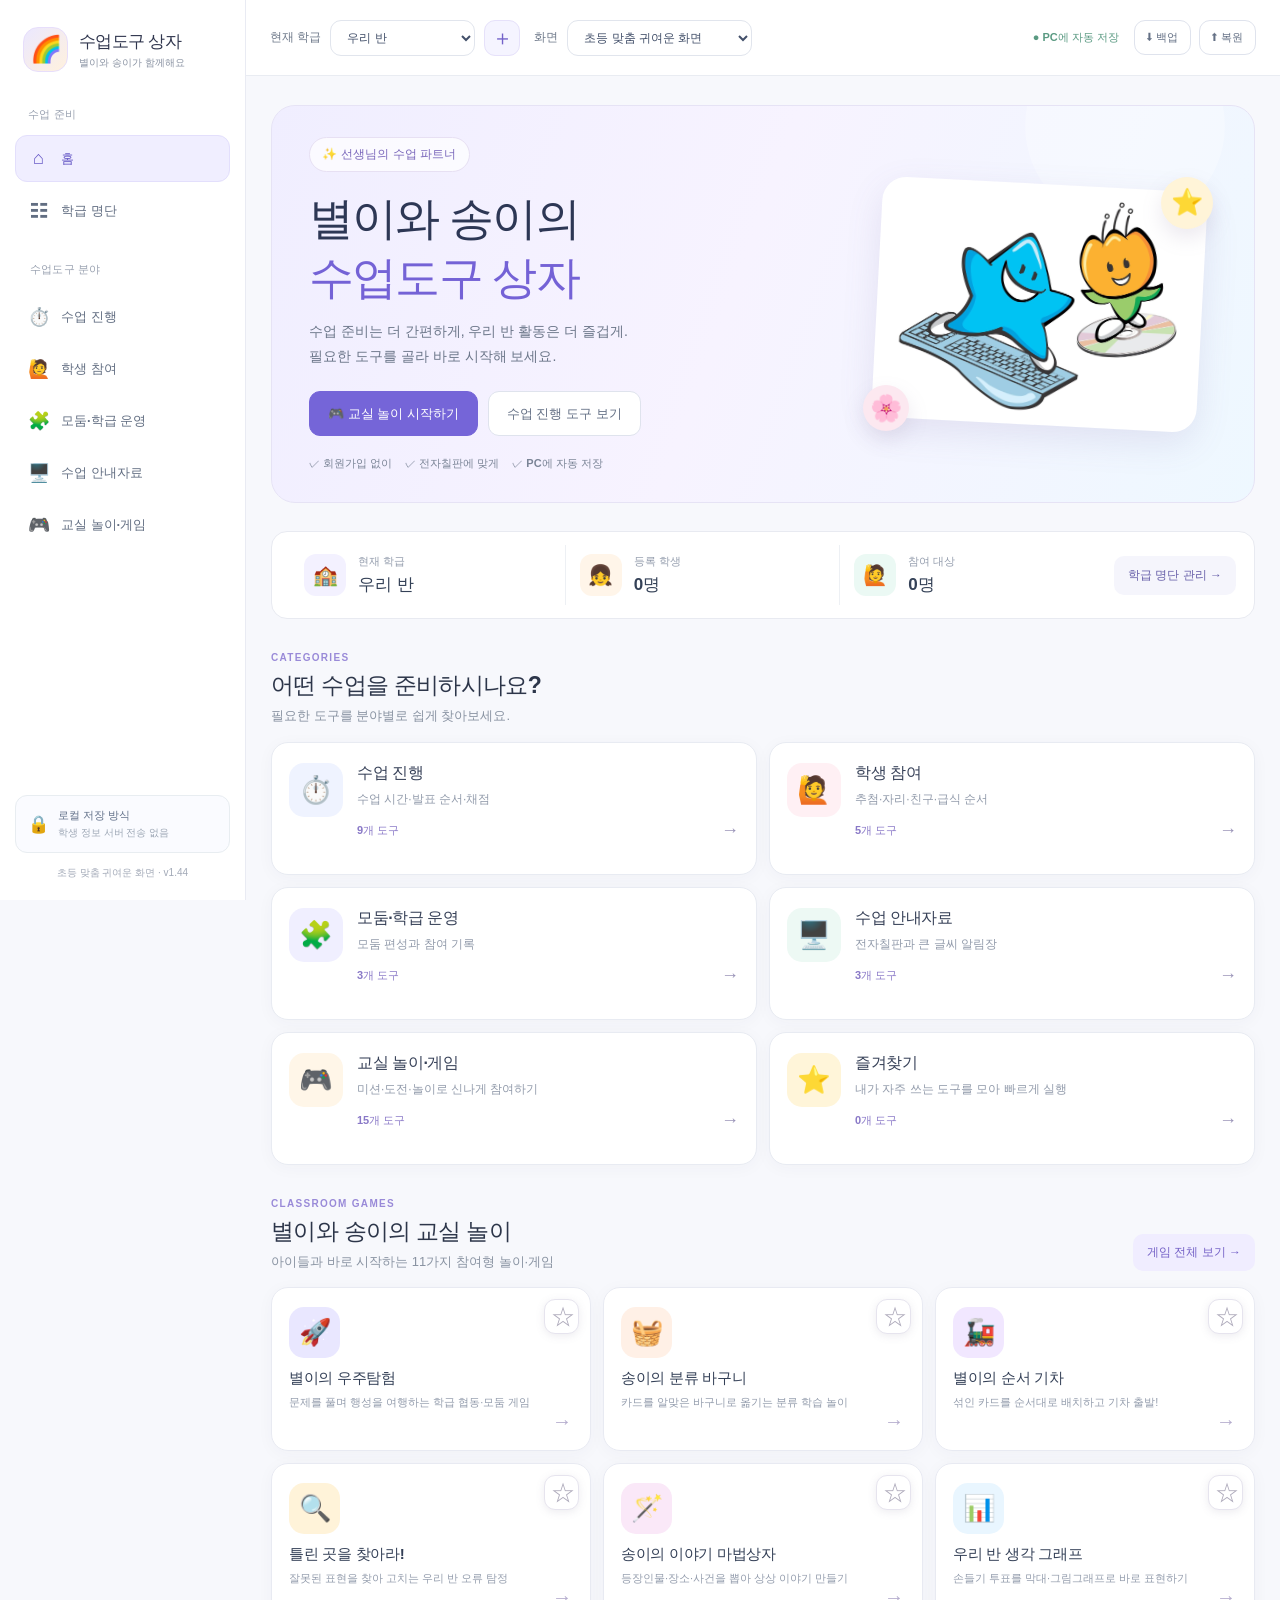
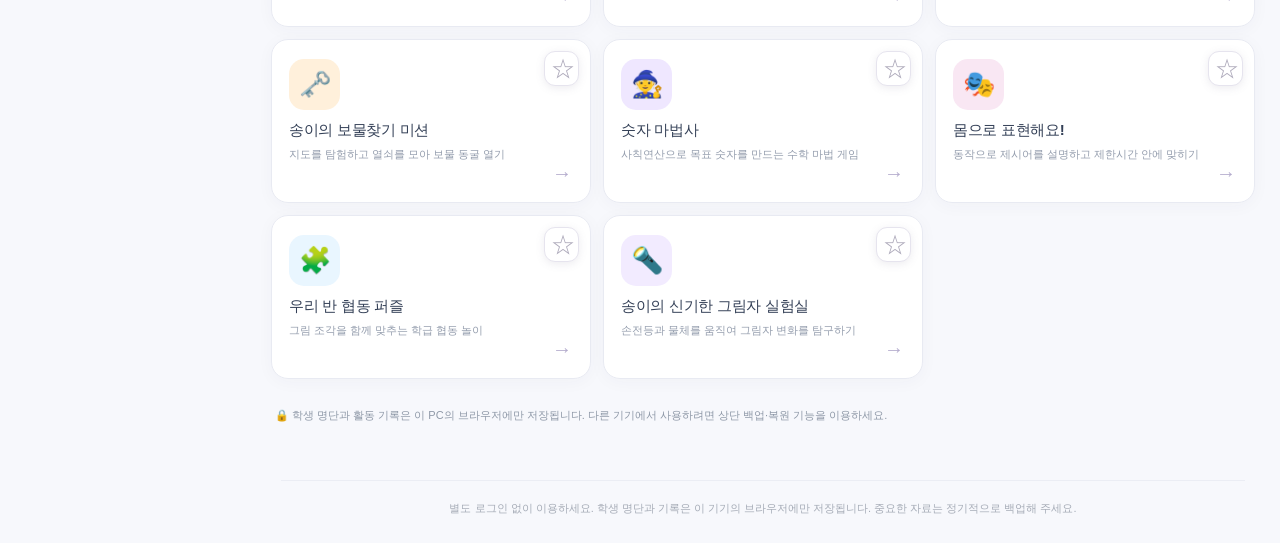
<file: index.html>
<!doctype html>
<html lang="ko">
<head>
  <meta charset="utf-8" />
  <meta name="viewport" content="width=device-width, initial-scale=1" />
  <meta name="theme-color" content="#f7f8fc" />
  <meta name="description" content="회원가입 없이 수업에 바로 쓰는 무료 도구 모음. 학생 정보는 현재 기기의 브라우저에만 저장됩니다." />
  <meta name="color-scheme" content="light" />
  <title>별이와 송이의 수업도구 상자 | 선생님의 수업을 더 가볍게</title>
  <link rel="manifest" href="./manifest.webmanifest" />
  <link rel="icon" href="./icon-192.png" sizes="192x192" />
  <link rel="stylesheet" href="./style.css" />
  <link rel="stylesheet" href="./roles.css" />
  <link rel="stylesheet" href="./roulette.css" />
  <link rel="stylesheet" href="./lesson-qr.css" />
  <link rel="stylesheet" href="./debate.css" />
  <link rel="stylesheet" href="./lesson.css" />
  <link rel="stylesheet" href="./quiz.css" />
  <link rel="stylesheet" href="./classroom-extras.css" />
  <link rel="stylesheet" href="./extras-extra.css" />
  <link rel="stylesheet" href="./mystery.css" />
  <link rel="stylesheet" href="./bingo.css" />
  <link rel="stylesheet" href="./initial.css" />
  <link rel="stylesheet" href="./match.css" />
  <link rel="stylesheet" href="./space.css" />
  <link rel="stylesheet" href="./basket.css" />
  <link rel="stylesheet" href="./train.css" />
  <link rel="stylesheet" href="./detective.css" />
  <link rel="stylesheet" href="./story.css" />
  <link rel="stylesheet" href="./opinion.css" />
  <link rel="stylesheet" href="./treasure.css" />
  <link rel="stylesheet" href="./number.css" />
  <link rel="stylesheet" href="./charades.css" />
  <link rel="stylesheet" href="./coop.css" />
  <link rel="stylesheet" href="./refined.css" />
  <link rel="stylesheet" href="./shadowlab.css" />
  <script defer src="./roles.js"></script>
  <script defer src="./roulette.js"></script>
  <script defer src="./qrcode.min.js"></script>
  <script defer src="./lesson-qr.js"></script>
  <script defer src="./debate.js"></script>
  <script defer src="./lesson.js"></script>
  <script defer src="./quiz.js"></script>
  <script defer src="./group-progress.js"></script>
  <script defer src="./signal.js"></script>
  <script defer src="./goals.js"></script>
  <script defer src="./mystery.js"></script>
  <script defer src="./bingo.js"></script>
  <script defer src="./initial.js"></script>
  <script defer src="./match.js"></script>
  <script defer src="./space.js"></script>
  <script defer src="./basket.js"></script>
  <script defer src="./train.js"></script>
  <script defer src="./detective.js"></script>
  <script defer src="./story.js"></script>
  <script defer src="./opinion.js"></script>
  <script defer src="./treasure.js"></script>
  <script defer src="./number.js"></script>
  <script defer src="./charades.js"></script>
  <script defer src="./coop.js"></script>
  <script defer src="./shadowlab.js"></script>
  <script defer src="./app.js"></script>
</head>
<body>
  <a href="#content" class="skip-link">본문으로 건너뛰기</a>
  <div class="app-shell">
    <aside class="sidebar" aria-label="수업도구 메뉴">
      <button class="brand" data-view="home" type="button" aria-label="수업도구 상자 홈">
        <span class="brand-logo" aria-hidden="true">🌈</span>
        <span><strong>수업도구 상자</strong><small>별이와 송이가 함께해요</small></span>
      </button>
      <div class="nav-label">수업 준비</div>
      <nav class="nav-list" id="navList" aria-label="수업도구 6개 메뉴">
        <button type="button" class="nav-link active" data-view="home"><span>⌂</span> 홈</button>
        <button type="button" class="nav-link" data-view="roster"><span>☷</span> 학급 명단</button>
        <div class="nav-label nav-label-inside">수업도구 분야</div>
        <button type="button" class="nav-link" data-view="classflow"><span>⏱️</span> 수업 진행</button>
        <button type="button" class="nav-link" data-view="engage"><span>🙋</span> 학생 참여</button>
        <button type="button" class="nav-link" data-view="classroom"><span>🧩</span> 모둠·학급 운영</button>
        <button type="button" class="nav-link" data-view="materials"><span>🖥️</span> 수업 안내자료</button>
        <button type="button" class="nav-link" data-view="games"><span>🎮</span> 교실 놀이·게임</button>
            </nav>
      <div class="sidebar-foot">
        <div class="privacy-mini"><span class="privacy-lock">🔒</span><span><strong>로컬 저장 방식</strong><small>학생 정보 서버 전송 없음</small></span></div>
        <span class="version" id="themeVersion">초등 맞춤 귀여운 화면 · v1.44</span>
      </div>
    </aside>
    <div class="workarea">
      <header class="topbar">
        <div class="topbar-inner">
          <div class="mobile-brand">🌈 별이와 송이의 수업도구 상자</div>
          <div class="topbar-controls"><div class="class-switch"><label for="activeClassSelect">현재 학급</label><select id="activeClassSelect" aria-label="현재 학급 선택"></select><button id="newClassBtn" class="icon-button" type="button" title="새 학급 추가" aria-label="새 학급 추가">＋</button></div><div class="theme-switch"><label for="themeSelect">화면</label><select id="themeSelect" aria-label="화면 스타일 선택"><option value="elementary">초등 맞춤 귀여운 화면</option><option value="middle">중등 맞춤 깔끔한 화면</option></select></div></div>
          <div class="top-actions"><span id="saveIndicator" class="saved" aria-live="polite">● PC에 자동 저장</span><button id="backupBtn" class="btn btn-outline btn-small" type="button">⬇ 백업</button><button id="restoreBtn" class="btn btn-outline btn-small" type="button">⬆ 복원</button><input id="restoreFile" type="file" accept=".json,application/json" hidden /></div>
        </div>
      </header>
      <main id="content" tabindex="-1" aria-live="polite"><div class="loading">수업도구를 준비하고 있어요…</div></main>
      <footer class="main-footer">별도 로그인 없이 이용하세요. 학생 명단과 기록은 이 기기의 브라우저에만 저장됩니다. 중요한 자료는 정기적으로 백업해 주세요.</footer>
    </div>
  </div>
  <div id="lessonReturnDock" class="lesson-return-dock" role="region" aria-label="수업 단계로 돌아가기" hidden></div>
  <div id="toast" class="toast" role="status" aria-live="polite"></div>
</body>
</html>
</file>
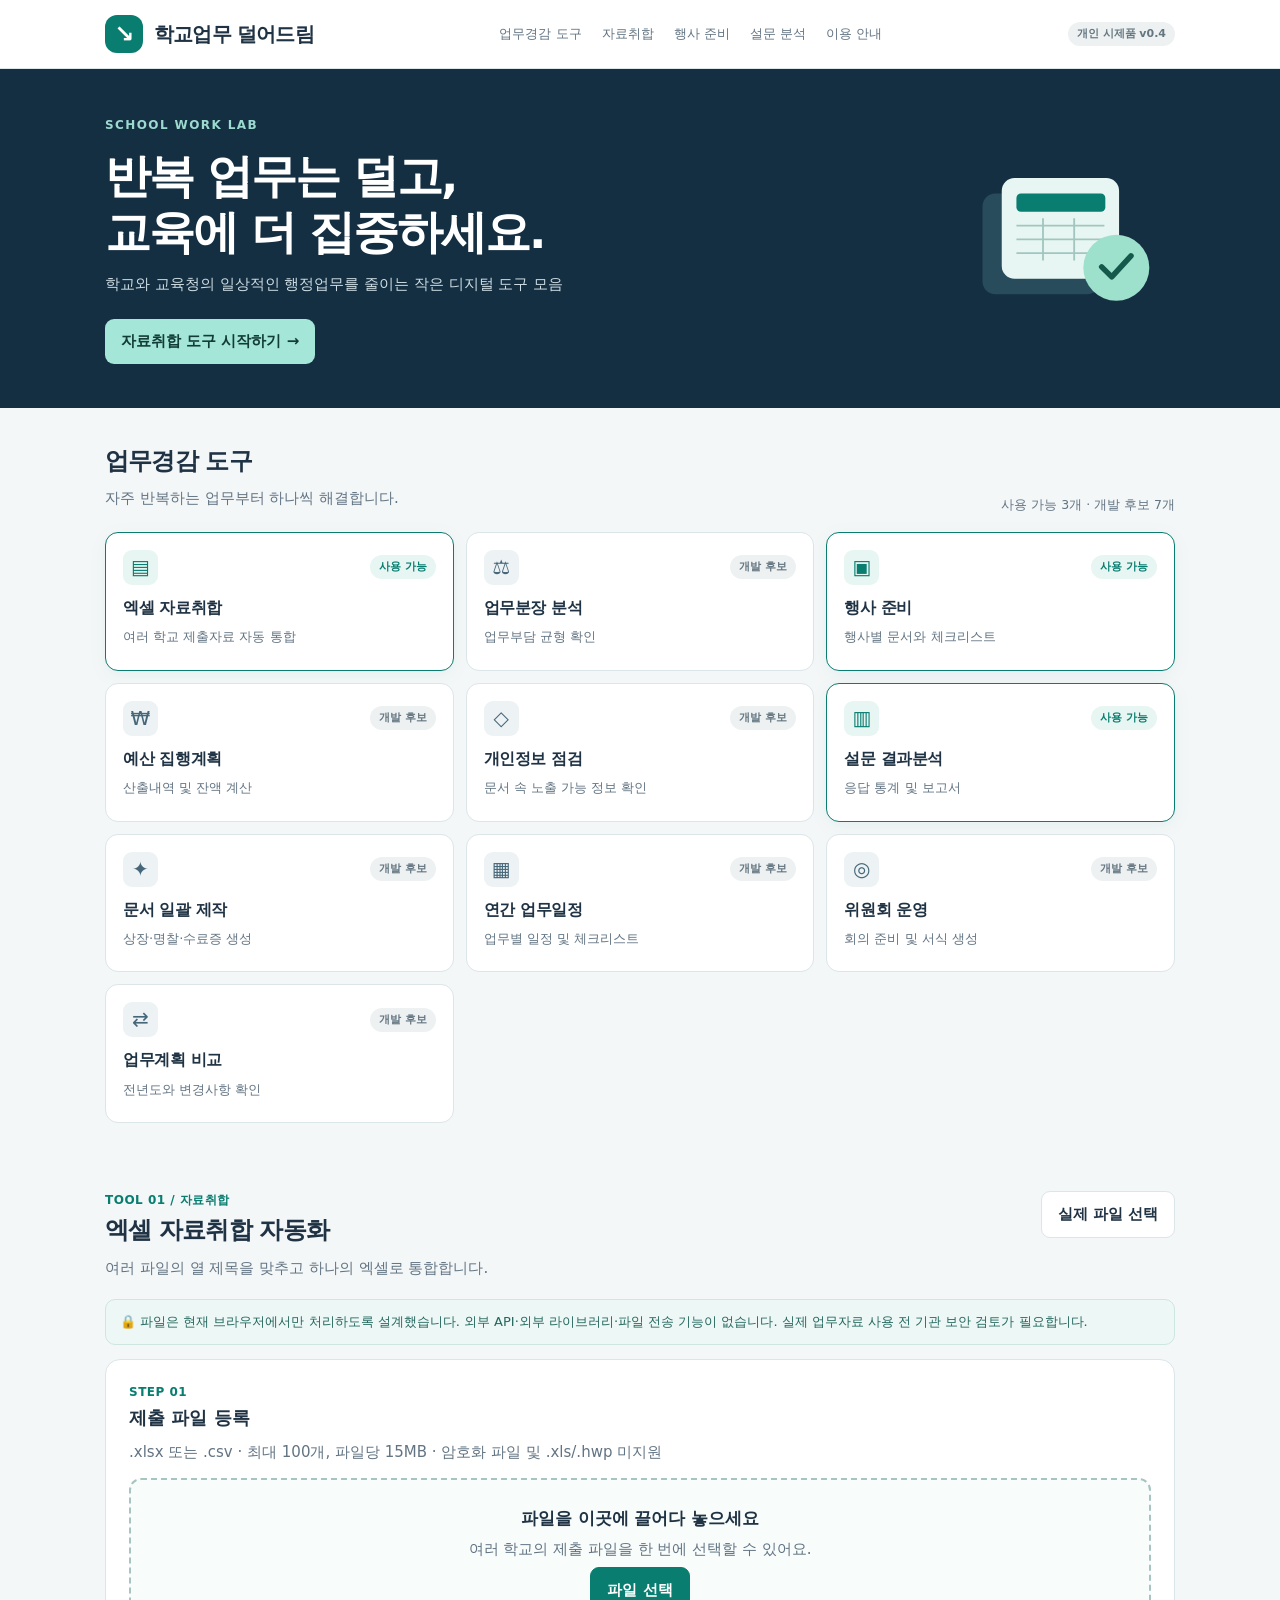
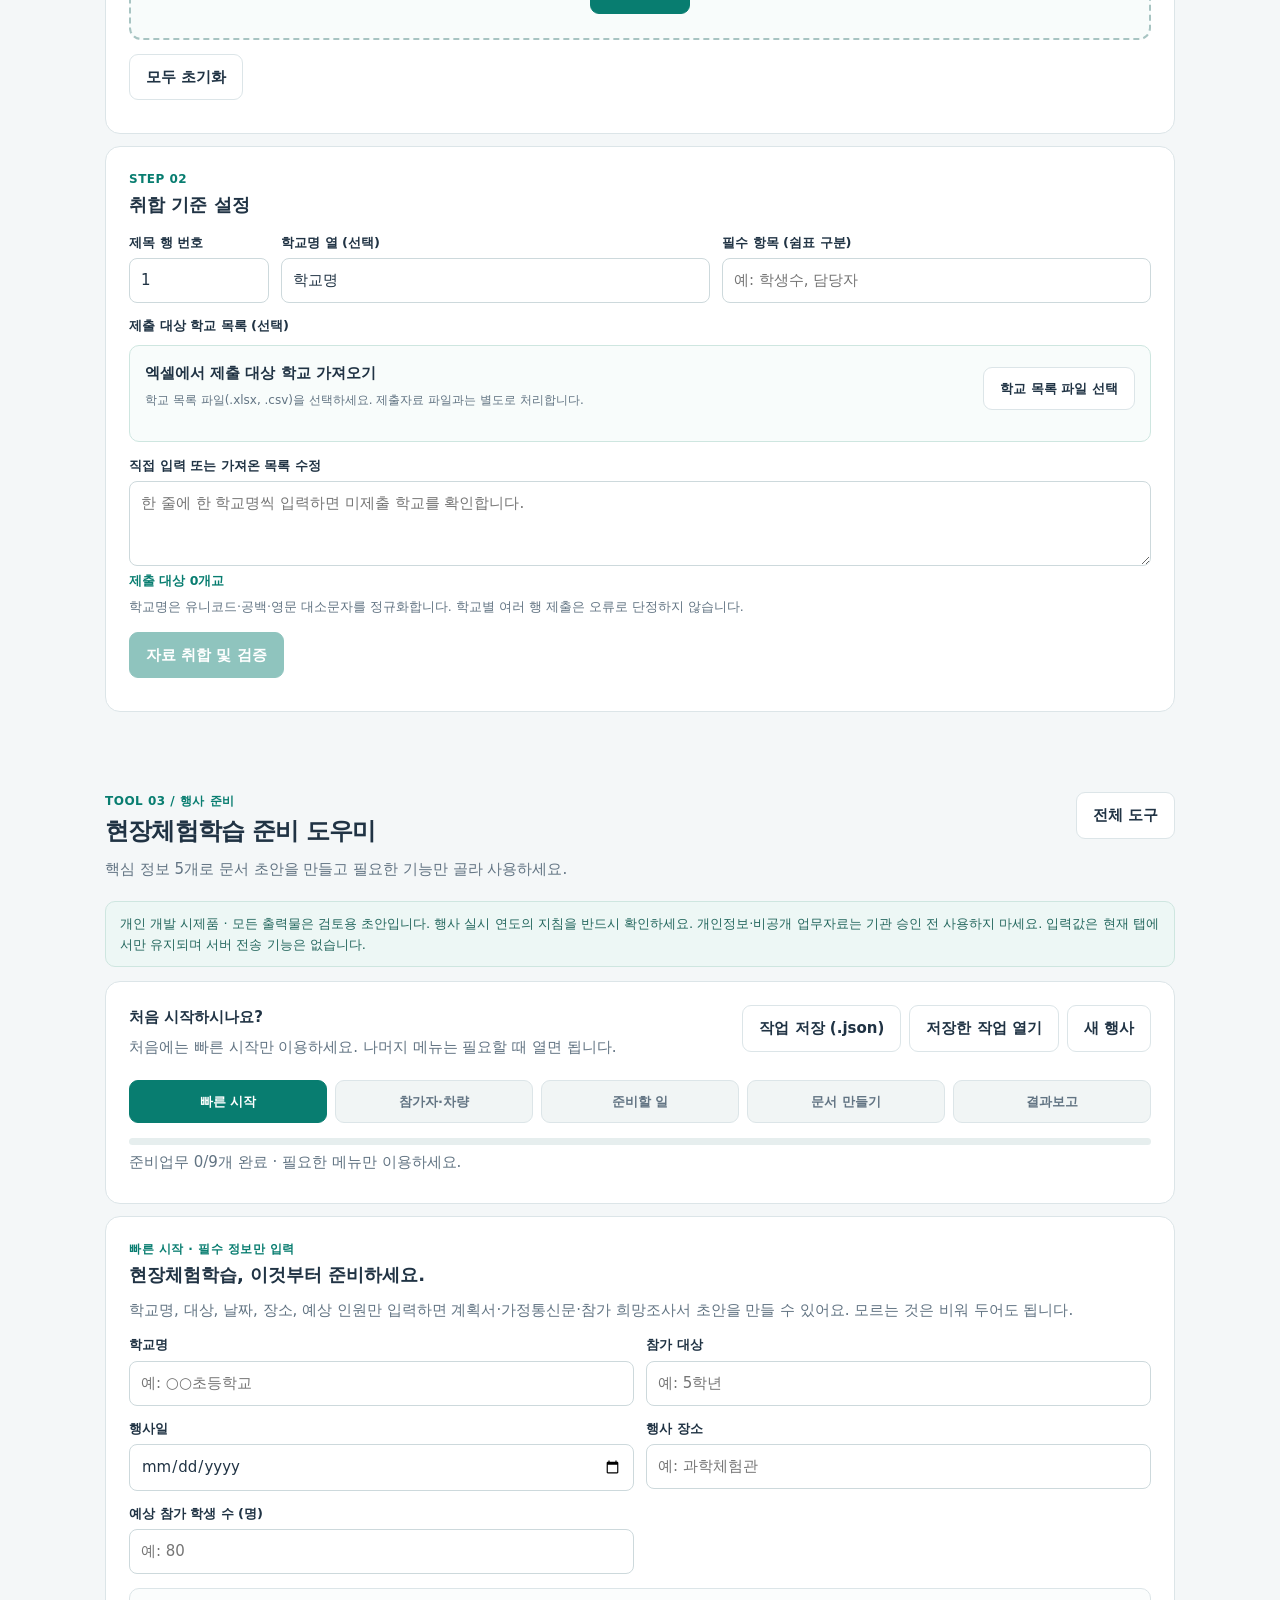
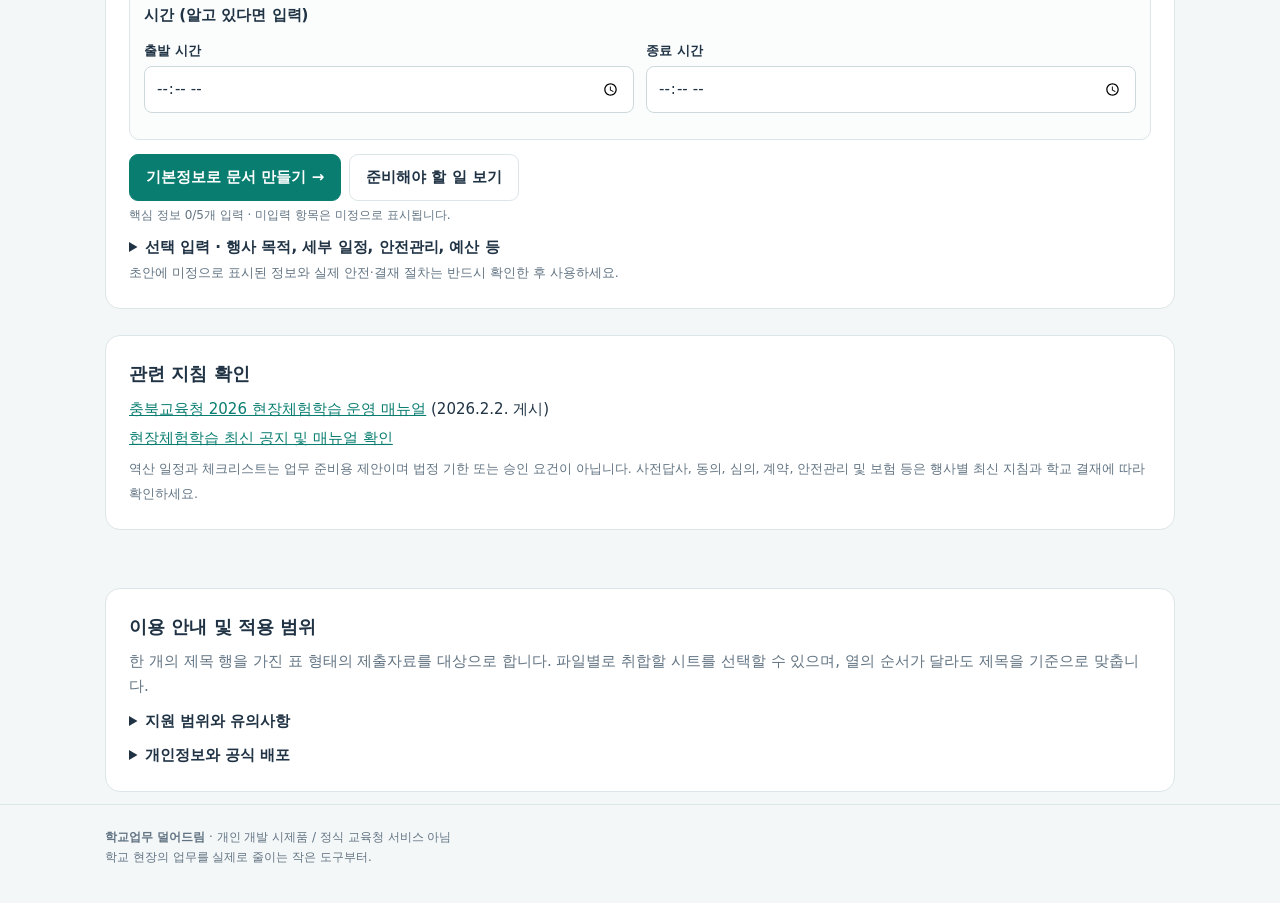
<file: school-work/index.html>
<!doctype html><html lang="ko"><head><meta charset="utf-8"><meta name="viewport" content="width=device-width,initial-scale=1"><meta http-equiv="Content-Security-Policy" content="default-src 'none'; script-src 'self' 'unsafe-inline'; style-src 'unsafe-inline'; img-src data:; connect-src 'none'; object-src 'none'; base-uri 'none'; form-action 'none'"><title>학교업무 덜어드림 | 업무경감 도구</title><style>
:root{--navy:#142e42;--ink:#203344;--muted:#627483;--line:#dce5e8;--green:#087d70;--pale:#e7f6f2;--bg:#f4f7f8}*{box-sizing:border-box}body{margin:0;background:var(--bg);color:var(--ink);font:15px/1.65 system-ui,-apple-system,'Malgun Gothic',sans-serif}button,input,textarea,select{font:inherit}button,a,input,select,textarea{outline-offset:3px}button{cursor:pointer}a{color:inherit;text-decoration:none}.wrap{max-width:1120px;margin:auto;padding:0 25px}header{background:white;border-bottom:1px solid var(--line)}nav{min-height:68px;display:flex;align-items:center;justify-content:space-between;gap:15px}.brand{display:flex;align-items:center;gap:11px;font-size:20px;font-weight:850;letter-spacing:-.8px}.logo{display:grid;place-items:center;background:var(--green);color:white;border-radius:12px;width:38px;height:38px;font-size:24px}.navlinks{display:flex;gap:20px;color:var(--muted);font-size:13px}.hero{background:var(--navy);color:#fff;padding:47px 0 44px;overflow:hidden}.hero .wrap{display:flex;justify-content:space-between;align-items:center;gap:20px}.eyebrow{font-size:12px;font-weight:800;letter-spacing:1.4px;color:#9cdad0}.hero h1{font-size:clamp(29px,4.5vw,46px);line-height:1.22;letter-spacing:-2px;margin:12px 0}.hero p{color:#cedde3;margin:10px 0 22px}.heroart{flex:0 0 220px}.btn{border:1px solid var(--line);background:#fff;color:var(--ink);padding:10px 16px;border-radius:9px;font-weight:750;display:inline-flex;align-items:center;justify-content:center;gap:6px}.btn.primary{background:var(--green);color:#fff;border-color:var(--green)}.btn:disabled{opacity:.45;cursor:not-allowed}.hero .btn{background:#a4e6d7;color:#123c37;border:0}.section{padding:34px 0}.sectionhead{display:flex;justify-content:space-between;align-items:end;gap:12px;margin-bottom:16px}h2{font-size:24px;letter-spacing:-.8px;margin:0}h3{font-size:18px;margin:0 0 8px}p{margin:5px 0}.muted,small{color:var(--muted)}.tag{font-size:11px;border-radius:20px;padding:3px 9px;background:#eef1f2;color:#647681;font-weight:700;white-space:nowrap}.tag.live{background:var(--pale);color:var(--green)}.cards{display:grid;grid-template-columns:repeat(3,1fr);gap:12px}.tile{background:white;border:1px solid var(--line);border-radius:13px;padding:17px;min-height:125px}.tile.active{border:1.5px solid var(--green);box-shadow:0 4px 18px #087d7010}.tiletop{display:flex;align-items:center;justify-content:space-between;margin-bottom:10px}.ico{width:35px;height:35px;display:grid;place-items:center;background:#edf2f4;border-radius:9px;color:#466779;font-size:20px}.active .ico{background:var(--pale);color:var(--green)}.tile h3{font-size:16px;letter-spacing:-.4px;margin:0}.tile p{font-size:13px;color:var(--muted)}.tile.active:hover{background:#f8fffd}.panel{background:#fff;border:1px solid var(--line);border-radius:15px;padding:23px;margin:12px 0}.toolhead{display:flex;justify-content:space-between;align-items:start;gap:12px}.step{color:var(--green);font-size:12px;font-weight:850;letter-spacing:.5px}.notice{background:#edf7f5;border:1px solid #cee6e0;border-radius:10px;padding:11px 14px;font-size:13px;color:#24675e;margin:14px 0}.drop{border:2px dashed #a7c4c2;border-radius:12px;text-align:center;background:#f8fcfb;padding:24px 12px;margin-top:13px}.drop.over{background:#ddf6ed;border-color:var(--green)}.drop strong{display:block;font-size:17px}.drop input{display:none}.filelist{margin:12px 0}.fileline{display:grid;grid-template-columns:minmax(0,1fr) minmax(120px,200px) auto;gap:10px;align-items:center;padding:9px 0;border-bottom:1px solid var(--line)}.fileline span{overflow-wrap:anywhere}.fileline button{padding:4px 10px}.field{display:flex;flex-direction:column;gap:5px}.field label{font-weight:700;font-size:13px}.field input,.field select,.field textarea,select{border:1px solid #cdd9dc;border-radius:8px;background:#fff;color:var(--ink);padding:9px 11px;width:100%;min-width:0}.field textarea{min-height:85px;resize:vertical}.fields{display:grid;grid-template-columns:140px 1fr 1fr;gap:12px;margin:12px 0}.actions{display:flex;gap:8px;flex-wrap:wrap;align-items:center;margin-top:14px}.status{white-space:pre-wrap;font-size:13px;margin-top:10px;color:var(--muted)}.status.error{color:#a42b2b}.metrics{display:grid;grid-template-columns:repeat(4,1fr);gap:10px;margin:14px 0}.metric{padding:12px;background:#f4f8f8;border-radius:9px}.metric strong{display:block;font-size:25px;line-height:1.3}.metric span{font-size:12px;color:var(--muted)}.scroll{overflow:auto;max-height:380px;border:1px solid var(--line);border-radius:8px;margin-top:12px}table{border-collapse:collapse;width:100%;font-size:12px;white-space:nowrap}td,th{padding:8px 11px;border-bottom:1px solid #e4ebed;border-right:1px solid #e4ebed;text-align:left}th{position:sticky;top:0;background:#e8f2ef;color:#29594f;z-index:1}tr:nth-child(even){background:#f8fafb}.issue{padding:8px 0;border-bottom:1px solid var(--line);font-size:13px;overflow-wrap:anywhere}.issue b{color:#a45d15}footer{border-top:1px solid var(--line);color:var(--muted);font-size:12px;padding:23px 0 35px}details{margin-top:10px}summary{cursor:pointer;font-weight:650} [hidden]{display:none!important}@media(max-width:680px){.wrap{padding:0 15px}.navlinks{display:none}.heroart{display:none}.hero{padding:33px 0}.cards{grid-template-columns:repeat(2,1fr)}.tile{padding:13px}.section{padding:24px 0}.panel{padding:15px}.fields{grid-template-columns:1fr}.metrics{grid-template-columns:repeat(2,1fr)}.fileline{grid-template-columns:minmax(0,1fr) auto}.fileline select{grid-row:2;grid-column:1/-1}.toolhead{flex-wrap:wrap}.sectionhead{align-items:start;flex-direction:column}.brand{font-size:18px}}
.target-import{position:relative;border:1px solid #cee6e0;background:#f8fcfb;border-radius:10px;padding:15px;margin:4px 0 8px}.target-import .toolhead{align-items:center}.targetfields{grid-template-columns:1fr 140px 1fr}.target-import:focus-within{border-color:var(--green)}#targetcount{color:var(--green);font-weight:700}@media(max-width:680px){.targetfields{grid-template-columns:1fr}.target-import .toolhead{align-items:flex-start}}
.tripsteps{display:grid;grid-template-columns:repeat(5,1fr);gap:8px;margin:15px 0}.tripsteps button{background:#f1f5f5;border:1px solid var(--line);border-radius:9px;padding:10px 5px;color:var(--muted);font-size:13px;font-weight:700}.tripsteps button[aria-current=step]{background:var(--green);color:white;border-color:var(--green)}.tripprogress{height:7px;background:#e6eeee;border-radius:9px;overflow:hidden}.tripprogress div{background:var(--green);height:100%;transition:width .2s}.tripgrid{display:grid;grid-template-columns:repeat(2,minmax(0,1fr));gap:12px;margin:12px 0}.tripgrid .wide{grid-column:1/-1}.tripbox{border:1px solid var(--line);border-radius:10px;padding:14px;margin:14px 0;background:#fbfdfd}.triprow{display:grid;grid-template-columns:minmax(100px,2fr) repeat(3,minmax(75px,1fr)) auto;gap:7px;align-items:center;margin:8px 0}.triprow input,.triprow select,.triptask input:not([type=checkbox]),.triproster input,.triproster select{border:1px solid #cdd9dc;border-radius:7px;padding:7px;width:100%;min-width:0}.triptask{display:grid;grid-template-columns:auto minmax(120px,2fr) minmax(80px,1fr) 75px;gap:8px;align-items:center;margin:9px 0}.triproster td{padding:5px}.triproster input,.triproster select{min-width:80px}.tripdocs{white-space:pre-wrap;background:#fff;border:1px solid var(--line);border-radius:9px;padding:16px;max-height:480px;overflow:auto;line-height:1.8}.triprow button{padding:5px 9px}.tripwarn{color:#a45d15;font-size:13px;white-space:pre-wrap}.tripmuted{font-size:12px;color:var(--muted)}@media(max-width:680px){.tripsteps{grid-template-columns:repeat(2,1fr)}.tripgrid{grid-template-columns:1fr}.triprow{grid-template-columns:1fr 1fr}.triptask{grid-template-columns:auto 1fr}.triptask input:not([type=checkbox]){grid-column:2}.triprow>button{justify-self:start}}
</style></head><body><header><nav class="wrap"><a class="brand" href="#top"><span class="logo">↘</span>학교업무 덜어드림</a><div class="navlinks"><a href="#tools">업무경감 도구</a><a href="#merge">자료취합</a><a href="#trip">행사 준비</a><a href="./survey.html">설문 분석</a><a href="#guide">이용 안내</a></div><span class="tag">개인 시제품 v0.4</span></nav></header><main id="top"><section class="hero"><div class="wrap"><div><div class="eyebrow">SCHOOL WORK LAB</div><h1>반복 업무는 덜고,<br>교육에 더 집중하세요.</h1><p>학교와 교육청의 일상적인 행정업무를 줄이는 작은 디지털 도구 모음</p><a class="btn" href="#merge">자료취합 도구 시작하기 →</a></div><svg class="heroart" viewBox="0 0 240 160" aria-hidden="true"><rect x="30" y="30" width="128" height="110" rx="14" fill="#284c5c"/><rect x="51" y="13" width="128" height="110" rx="14" fill="#e7f6f2"/><rect x="67" y="30" width="97" height="20" rx="5" fill="#087d70"/><path d="M67 65h96M67 80h96M67 95h96M96 57v46M130 57v46" stroke="#a2c6be" stroke-width="2"/><circle cx="176" cy="111" r="36" fill="#9de0cb"/><path d="m160 110 11 11 21-23" stroke="#14594b" stroke-width="6" fill="none" stroke-linecap="round" stroke-linejoin="round"/></svg></div></section><div class="wrap"><section class="section" id="tools"><div class="sectionhead"><div><h2>업무경감 도구</h2><p class="muted">자주 반복하는 업무부터 하나씩 해결합니다.</p></div><small>사용 가능 3개 · 개발 후보 7개</small></div><div class="cards" id="cards"></div></section><section id="merge" class="section"><div class="toolhead"><div><div class="step">TOOL 01 / 자료취합</div><h2>엑셀 자료취합 자동화</h2><p class="muted">여러 파일의 열 제목을 맞추고 하나의 엑셀로 통합합니다.</p></div><button class="btn" id="demo">실제 파일 선택</button></div><div class="notice">🔒 파일은 현재 브라우저에서만 처리하도록 설계했습니다. 외부 API·외부 라이브러리·파일 전송 기능이 없습니다. 실제 업무자료 사용 전 기관 보안 검토가 필요합니다.</div><div class="panel"><div class="step">STEP 01</div><h3>제출 파일 등록</h3><p class="muted">.xlsx 또는 .csv · 최대 100개, 파일당 15MB · 암호화 파일 및 .xls/.hwp 미지원</p><div class="drop" id="drop"><strong>파일을 이곳에 끌어다 놓으세요</strong><p class="muted">여러 학교의 제출 파일을 한 번에 선택할 수 있어요.</p><label class="btn primary" for="files" tabindex="0" id="pick">파일 선택</label><input id="files" type="file" accept=".xlsx,.csv" multiple></div><div class="filelist" id="filelist"></div><div class="actions"><button class="btn" id="clear">모두 초기화</button></div><div id="loadstatus" class="status" role="status"></div></div><div class="panel"><div class="step">STEP 02</div><h3>취합 기준 설정</h3><div class="fields"><div class="field"><label for="headerrow">제목 행 번호</label><input type="number" id="headerrow" min="1" max="1000" value="1"></div><div class="field"><label for="schoolcol">학교명 열 (선택)</label><input id="schoolcol" value="학교명" placeholder="학교명"></div><div class="field"><label for="required">필수 항목 (쉼표 구분)</label><input id="required" placeholder="예: 학생수, 담당자"></div></div><div class="field"><label for="expected">제출 대상 학교 목록 (선택)</label><div class="target-import"><div class="toolhead"><div><b>엑셀에서 제출 대상 학교 가져오기</b><p class="muted" style="font-size:12px">학교 목록 파일(.xlsx, .csv)을 선택하세요. 제출자료 파일과는 별도로 처리합니다.</p></div><label class="btn" for="targetfile" style="cursor:pointer">학교 목록 파일 선택</label></div><input type="file" id="targetfile" accept=".xlsx,.csv" aria-label="제출 대상 학교 목록 파일" style="position:absolute;width:1px;height:1px;opacity:0"><div id="targetstatus" class="status" role="status"></div><div id="targetsettings" hidden><div class="fields targetfields"><div class="field"><label for="targetsheet">시트</label><select id="targetsheet"></select></div><div class="field"><label for="targetheader">제목 행 (없으면 0)</label><input id="targetheader" type="number" min="0" max="1000" value="1"></div><div class="field"><label for="targetcolumn">학교명 열</label><select id="targetcolumn"></select></div></div><div id="targetpreview" class="status" aria-live="polite"></div><div class="actions"><button type="button" class="btn primary" id="targetreplace" disabled>목록 가져오기 (기존 목록 교체)</button><button type="button" class="btn" id="targetappend" disabled>기존 목록에 추가</button><button type="button" class="btn" id="targetcancel">파일 선택 취소</button></div></div></div><label for="expected">직접 입력 또는 가져온 목록 수정</label><textarea id="expected" placeholder="한 줄에 한 학교명씩 입력하면 미제출 학교를 확인합니다."></textarea><small id="targetcount" aria-live="polite">제출 대상 0개교</small><small>학교명은 유니코드·공백·영문 대소문자를 정규화합니다. 학교별 여러 행 제출은 오류로 단정하지 않습니다.</small></div><div class="actions"><button class="btn primary" id="mergebtn">자료 취합 및 검증</button></div><div id="mergestatus" class="status" role="status"></div></div><div id="result" class="panel" hidden><div class="step">STEP 03</div><div class="toolhead"><h3>취합 결과</h3><div class="actions" style="margin:0"><button class="btn primary" id="download">엑셀 다운로드</button><button class="btn" id="csvdownload">CSV</button></div></div><div class="metrics" id="metrics"></div><div id="issues"></div><div class="scroll" id="preview"></div><small>미리보기 최대 100행 · 다운로드에는 전체 취합자료와 검증내역이 포함됩니다.</small></div></section>
<section id="trip" class="section">
<div class="toolhead"><div><div class="step">TOOL 03 / 행사 준비</div><h2>현장체험학습 준비 도우미</h2><p class="muted">핵심 정보 5개로 문서 초안을 만들고 필요한 기능만 골라 사용하세요.</p></div><a class="btn" href="#tools">전체 도구</a></div>
<div class="notice">개인 개발 시제품 · 모든 출력물은 검토용 초안입니다. 행사 실시 연도의 지침을 반드시 확인하세요. 개인정보·비공개 업무자료는 기관 승인 전 사용하지 마세요. 입력값은 현재 탭에서만 유지되며 서버 전송 기능은 없습니다.</div>
<div class="panel"><div class="toolhead"><div><b>처음 시작하시나요?</b><p class="muted">처음에는 빠른 시작만 이용하세요. 나머지 메뉴는 필요할 때 열면 됩니다.</p></div><div class="actions" style="margin:0"><button class="btn" id="tripSave">작업 저장 (.json)</button><label class="btn" for="tripLoad" style="cursor:pointer">저장한 작업 열기</label><input type="file" id="tripLoad" accept=".json" hidden><button class="btn" id="tripReset">새 행사</button></div></div><div class="status" id="tripStatus" role="status"></div><div class="tripsteps" id="tripSteps"></div><div class="tripprogress"><div id="tripBar"></div></div><p class="muted" id="tripProgressText"></p></div>
<div id="tripBody" class="panel"></div><div class="actions" style="justify-content:space-between"><button class="btn" id="tripPrev">← 이전 단계</button><button class="btn primary" id="tripNext">다음 단계 →</button></div>
<div class="panel"><h3>관련 지침 확인</h3><p><a style="color:#087d70;text-decoration:underline" href="https://www.cbe.go.kr/dept-11/na/ntt/selectNttInfo.do?mi=11027&amp;nttSn=1564886" target="_blank" rel="noopener noreferrer">충북교육청 2026 현장체험학습 운영 매뉴얼</a> (2026.2.2. 게시)</p><p><a style="color:#087d70;text-decoration:underline" href="https://www.cbe.go.kr/dept-11/na/ntt/selectNttList.do?bbsId=1414&amp;mi=11027" target="_blank" rel="noopener noreferrer">현장체험학습 최신 공지 및 매뉴얼 확인</a></p><small>역산 일정과 체크리스트는 업무 준비용 제안이며 법정 기한 또는 승인 요건이 아닙니다. 사전답사, 동의, 심의, 계약, 안전관리 및 보험 등은 행사별 최신 지침과 학교 결재에 따라 확인하세요.</small></div>
</section>
<section class="panel" id="guide"><h3>이용 안내 및 적용 범위</h3><p class="muted">한 개의 제목 행을 가진 표 형태의 제출자료를 대상으로 합니다. 파일별로 취합할 시트를 선택할 수 있으며, 열의 순서가 달라도 제목을 기준으로 맞춥니다.</p><details><summary>지원 범위와 유의사항</summary><p>원본 파일은 변경하지 않습니다. 수식은 저장된 계산값만 읽으며 미계산 수식은 확인 대상으로 표시합니다. 서식·색상·수식·이미지·병합셀 구조는 복사하지 않습니다. 복합 보고서, 다중 제목 행, 비밀번호 파일, 특수 날짜/숫자 표시 형식은 지원 대상이 아닙니다. 학교명 오타, 중복행, 누락값은 검토 후 판단하세요. CSV는 UTF-8 우선, 실패 시 EUC-KR 디코딩을 시도합니다.</p></details><details><summary>개인정보와 공식 배포</summary><p>이 버전은 개인 개발 시제품입니다. 공식 교육청 서비스가 아닙니다. 개인정보 및 비공개 업무자료는 기관 승인 전 사용하지 마세요. 공개 GitHub에는 소스코드만 게시하고 실제 학교 제출자료는 저장하지 마세요. 공식 운영 전 보안·접근성·정확성 검증 및 관리책임자 지정이 필요합니다.</p></details></section></div></main><footer><div class="wrap"><b>학교업무 덜어드림</b> · 개인 개발 시제품 / 정식 교육청 서비스 아님<br>학교 현장의 업무를 실제로 줄이는 작은 도구부터.</div></footer>
<script>
'use strict';const $=id=>document.getElementById(id),E=new TextEncoder(),D=new TextDecoder(),MAX=200000,MAXXML=80*1024*1024;let files=[],result=null,busy=false;
const tools=[['▤','엑셀 자료취합','여러 학교 제출자료 자동 통합'],['⚖','업무분장 분석','업무부담 균형 확인'],['▣','행사 준비','행사별 문서와 체크리스트'],['₩','예산 집행계획','산출내역 및 잔액 계산'],['◇','개인정보 점검','문서 속 노출 가능 정보 확인'],['▥','설문 결과분석','응답 통계 및 보고서'],['✦','문서 일괄 제작','상장·명찰·수료증 생성'],['▦','연간 업무일정','업무별 일정 및 체크리스트'],['◎','위원회 운영','회의 준비 및 서식 생성'],['⇄','업무계획 비교','전년도와 변경사항 확인']];function el(tag,text,cls){let e=document.createElement(tag);if(text!==undefined)e.textContent=text;if(cls)e.className=cls;return e}tools.forEach((t,i)=>{let ready=i===0||i===2||i===5,a=el(ready?'a':'article',undefined,'tile'+(ready?' active':''));if(ready)a.href=i===5?'./survey.html':i===2?'#trip':'#merge';let top=el('div',undefined,'tiletop');top.append(el('span',t[0],'ico'),el('span',ready?'사용 가능':'개발 후보','tag'+(ready?' live':'')));a.append(top,el('h3',t[1]),el('p',t[2]));$('cards').append(a)});
function status(id,msg,error=false){$(id).textContent=msg;$(id).className='status'+(error?' error':'')}function invalidate(){result=null;$('result').hidden=true;status('mergestatus','')}function norm(v){return String(v??'').normalize('NFKC').replace(/\s+/g,'').toLowerCase()}function blank(v){return v===undefined||v===null||String(v).trim()===''}function xml(s){let d=new DOMParser().parseFromString(s,'application/xml');if(d.getElementsByTagName('parsererror').length)throw Error('XML 구조 오류');return d}function tags(e,n){return Array.from(e.getElementsByTagNameNS('*',n))}function first(e,n){return tags(e,n)[0]}function pathjoin(base,target){if(target.startsWith('/'))return target.slice(1);let out=base.split('/');for(let p of target.split('/')){if(p==='..')out.pop();else if(p!=='.')out.push(p)}return out.join('/')}
async function unzip(buf){let u=new Uint8Array(buf),v=new DataView(buf),end=-1;for(let i=u.length-22;i>=Math.max(0,u.length-65557);i--)if(v.getUint32(i,true)===0x06054b50&&i+22+v.getUint16(i+20,true)===u.length){end=i;break}if(end<0)throw Error('유효한 XLSX 압축파일이 아닙니다.');let n=v.getUint16(end+10,true),p=v.getUint32(end+16,true),map=new Map(),total=0;if(n>10000||v.getUint16(end+4,true)!==0)throw Error('지원하지 않는 압축 구조');for(let i=0;i<n;i++){if(v.getUint32(p,true)!==0x02014b50)throw Error('압축 디렉터리 오류');let flags=v.getUint16(p+8,true),method=v.getUint16(p+10,true),cs=v.getUint32(p+20,true),us=v.getUint32(p+24,true),nl=v.getUint16(p+28,true),ex=v.getUint16(p+30,true),co=v.getUint16(p+32,true),off=v.getUint32(p+42,true),name=D.decode(u.subarray(p+46,p+46+nl));total+=us;if(total>MAXXML||us>MAXXML)throw Error('압축 해제 크기 제한 초과');if(flags&1)throw Error('암호화된 파일은 지원하지 않습니다.');map.set(name,{method,cs,us,off});p+=46+nl+ex+co}return async name=>{let z=map.get(name);if(!z)return null;let o=z.off;if(v.getUint32(o,true)!==0x04034b50)throw Error('압축 헤더 오류');let start=o+30+v.getUint16(o+26,true)+v.getUint16(o+28,true),data=u.subarray(start,start+z.cs);if(z.method===0)return D.decode(data);if(z.method!==8)throw Error('지원하지 않는 압축방식');let reader=new Blob([data]).stream().pipeThrough(new DecompressionStream('deflate-raw')).getReader(),parts=[],size=0;while(true){let {done,value}=await reader.read();if(done)break;size+=value.length;if(size>z.us||size>MAXXML){await reader.cancel();throw Error('압축 해제 크기 오류')}parts.push(value)}if(size!==z.us)throw Error('압축 크기 불일치');return await new Blob(parts).text()}}
function colnum(ref){let s=(ref.match(/^[A-Z]+/i)||[''])[0],n=0;for(let c of s.toUpperCase())n=n*26+c.charCodeAt(0)-64;return n-1}function datefmt(id,fmt){return [14,15,16,17,22,27,28,29,30,31,34,35,36,50,51,52,53,54,55,56,57,58].includes(id)||!!(fmt&&/[yd]/i.test(fmt.replace(/"[^"]*"|\\.|\[[^\]]*\]/g,'')))}function excelDate(n,d1904){if(!Number.isFinite(n)||n<0||n>2958465||(!d1904&&n===60))return n;let days=n+(d1904?0:(n<60?1:0)),ms=Date.UTC(d1904?1904:1899,d1904?0:11,d1904?1:30)+Math.round(days*86400000);let dt=new Date(ms);if(!Number.isFinite(dt.getTime()))return n;return dt.toISOString().slice(0,n%1?19:10).replace('T',' ')}
async function readxlsx(buf){let get=await unzip(buf),w=await get('xl/workbook.xml'),rr=await get('xl/_rels/workbook.xml.rels');if(!w||!rr)throw Error('표준 XLSX 통합문서가 아닙니다.');let wb=xml(w),rels=new Map(tags(xml(rr),'Relationship').map(r=>[r.getAttribute('Id'),r.getAttribute('Target')])),ss=await get('xl/sharedStrings.xml'),strings=ss?tags(xml(ss),'si').map(x=>tags(x,'t').filter(t=>t.parentNode.localName!=='rPh').map(t=>t.textContent).join('')):[],st=await get('xl/styles.xml'),formats=[],d1904=['1','true'].includes(first(wb,'workbookPr')?.getAttribute('date1904'));if(st){let sty=xml(st),custom=new Map(tags(sty,'numFmt').map(n=>[+n.getAttribute('numFmtId'),n.getAttribute('formatCode')]));let x=first(sty,'cellXfs');if(x)formats=tags(x,'xf').map(n=>{let id=+n.getAttribute('numFmtId');return {date:datefmt(id,custom.get(id)),code:custom.get(id)||''}})}let sheets=[];for(let s of tags(wb,'sheet')){let rid=s.getAttribute('r:id')||s.getAttributeNS('http://schemas.openxmlformats.org/officeDocument/2006/relationships','id'),target=rels.get(rid);if(!target)continue;let raw=await get(pathjoin('xl',target));if(!raw)continue;let doc=xml(raw),sd=first(doc,'sheetData');if(!sd)continue;let rows=[],warn=[],last=0,count=0;for(let r of tags(sd,'row')){let ri=+(r.getAttribute('r')||last+1);last=ri;if(ri<1||ri>MAX)throw Error('지원 행 범위 초과');let cells=[],next=0;for(let c of tags(r,'c')){let ci=c.hasAttribute('r')?colnum(c.getAttribute('r')):next;next=ci+1;if(ci<0||ci>=512)throw Error('지원 열 범위(512개) 초과');if(++count>1000000)throw Error('셀 수 제한 초과');let t=c.getAttribute('t'),v=first(c,'v')?.textContent,f=first(c,'f'),val='';if(t==='inlineStr')val=tags(c,'t').map(x=>x.textContent).join('');else if(t==='s')val=strings[+v]??'';else if(t==='b')val=v==='1'?'TRUE':'FALSE';else if(t==='e'){val=v??'';warn.push(`${ri}행 ${ci+1}열: 원본 오류값 ${val}`)}else if(t==='str'||t==='d')val=v??'';else if(v!==undefined&&v!==''){let n=Number(v),fmt=formats[+(c.getAttribute('s')||0)];val=Number.isFinite(n)?(fmt?.date?excelDate(n,d1904):(/^0{2,}$/.test(fmt?.code||'')&&Number.isInteger(n)&&n>=0?String(n).padStart(fmt.code.length,'0'):n)):v}if(f&&(v===undefined||v===''))warn.push(`${ri}행 ${ci+1}열: 저장된 수식 계산값 없음`);cells[ci]=val}rows[ri-1]=cells}if(tags(doc,'mergeCell').length)warn.push('병합셀 존재: 빈 칸을 자동으로 채우지 않습니다.');sheets.push({name:s.getAttribute('name'),rows,warn})}if(!sheets.length)throw Error('읽을 수 있는 워크시트가 없습니다.');return sheets}
function csvrows(text){text=text.replace(/^\uFEFF/,'');let line=[],rows=[],val='',quoted=false;for(let i=0;i<text.length;i++){let c=text[i];if(quoted){if(c==='"'&&text[i+1]==='"'){val+='"';i++}else if(c==='"')quoted=false;else val+=c}else if(c==='"'&&val==='')quoted=true;else if(c===','){line.push(val);val=''}else if(c==='\n'||c==='\r'){if(c==='\r'&&text[i+1]==='\n')i++;line.push(val);rows.push(line);line=[];val=''}else val+=c;if(rows.length>MAX||line.length>512)throw Error('지원 행/열 범위 초과')}if(quoted)throw Error('CSV 따옴표가 닫히지 않았습니다.');if(val!==''||line.length)rows.push([...line,val]);return rows}
function renderFiles(){$('filelist').replaceChildren();files.forEach((f,i)=>{let row=el('div',undefined,'fileline'),name=el('span',f.name),sel=el('select');sel.setAttribute('aria-label',f.name+' 시트 선택');f.sheets.forEach((s,j)=>{let o=el('option',s.name);o.value=j;sel.append(o)});sel.value=f.selected;sel.onchange=()=>{f.selected=+sel.value;invalidate()};let b=el('button','삭제','btn');b.onclick=()=>{files.splice(i,1);renderFiles();invalidate()};row.append(name,sel,b);$('filelist').append(row)});$('mergebtn').disabled=busy||!files.length}
async function addFiles(items){if(busy)return;busy=true;invalidate();renderFiles();let errors=[];try{for(let f of items){status('loadstatus',`읽는 중: ${f.name}`);if(files.length>=100){errors.push('최대 100개 파일까지만 등록 가능합니다.');break}try{if(f.size>15*1024*1024)throw Error('15MB 초과');let buf=await f.arrayBuffer(),sheets;if(/\.xlsx$/i.test(f.name))sheets=await readxlsx(buf);else if(/\.csv$/i.test(f.name)){let t;try{t=new TextDecoder('utf-8',{fatal:true}).decode(buf)}catch{t=new TextDecoder('euc-kr',{fatal:true}).decode(buf)}sheets=[{name:'CSV',rows:csvrows(t),warn:[]}]}else throw Error('지원하지 않는 확장자');files.push({name:f.name,sheets,selected:0})}catch(e){errors.push(`${f.name}: ${e.message}`)}}}finally{busy=false;renderFiles();status('loadstatus',`${files.length}개 파일 등록됨`+(errors.length?'\n'+errors.join('\n'):''),!!errors.length);$('files').value=''}}
$('files').onchange=e=>addFiles(e.target.files);$('pick').onkeydown=e=>{if(e.key==='Enter'||e.key===' '){e.preventDefault();$('files').click()}};$('drop').ondragover=e=>{e.preventDefault();$('drop').classList.add('over')};$('drop').ondragleave=()=>$('drop').classList.remove('over');$('drop').ondrop=e=>{e.preventDefault();$('drop').classList.remove('over');addFiles(e.dataTransfer.files)};$('clear').onclick=()=>{if(busy)return;files=[];renderFiles();invalidate();status('loadstatus','');$('expected').value='';resetTargetImport();updateTargetCount();$('required').value='';$('headerrow').value=1;$('schoolcol').value='학교명'};for(let k of ['headerrow','schoolcol','required','expected'])$(k).oninput=invalidate;
$('demo').onclick=()=>$('files').click();
function collectTargetNames(rows,firstRow,col,normalize){
  const found=new Map();let duplicates=0,ignored=0;
  for(let i=firstRow;i<rows.length;i++){const v=rows[i]?.[col];if(v==null||String(v).trim()==="")continue;const name=String(v).trim();if(typeof v==="number"||typeof v==="boolean"){ignored++;continue}const k=normalize(name);if(!k)continue;if(found.has(k))duplicates++;else found.set(k,name)}
  return {names:[...found.values()],duplicates,ignored};
}

let targetSheets=[],targetName='',targetSequence=0;
function currentTargetNames(){return [...new Map($('expected').value.split(/\r?\n/).map(x=>x.trim()).filter(x=>norm(x)).map(x=>[norm(x),x])).values()]}
function updateTargetCount(){$('targetcount').textContent='제출 대상 '+currentTargetNames().length.toLocaleString()+'개교'}
function resetTargetImport(){targetSequence++;targetSheets=[];targetName='';$('targetfile').value='';$('targetfile').disabled=false;$('targetsettings').hidden=true;$('targetsheet').replaceChildren();$('targetcolumn').replaceChildren();$('targetheader').value=1;status('targetstatus','');$('targetpreview').textContent='';$('targetreplace').disabled=$('targetappend').disabled=true}
function targetLetter(i){let out='';for(i++;i>0;i=Math.floor((i-1)/26))out=String.fromCharCode(65+(i-1)%26)+out;return out}
const targetAliases=new Set(['학교명','학교이름','학교','기관명','기관및학교명','기관및학교','학교기관명','학교(기관)명','학교/기관명','소속학교','대상학교','학교명칭','학교(기관)','기관(학교)명','기관학교명','schoolname','school'].map(norm));
function chosenTargetSheet(){return targetSheets[Number($('targetsheet').value)]}
function detectTargetHeader(){let sheet=chosenTargetSheet();if(!sheet)return;let first=sheet.rows.slice(0,20).findIndex(row=>row?.some(v=>targetAliases.has(norm(v))));$('targetheader').value=first>=0?first+1:1;refreshTargetColumns()}
function refreshTargetColumns(){let sel=$('targetcolumn'),sheet=chosenTargetSheet(),hr=Number($('targetheader').value);sel.replaceChildren();let placeholder=el('option','학교명 열을 선택하세요');placeholder.value='';sel.append(placeholder);if(!sheet||!Number.isInteger(hr)||hr<0||hr>1000){showTargetPreview();return}let head=hr?sheet.rows[hr-1]||[]:[],width=0;for(let row of sheet.rows){if(row)width=Math.max(width,row.length)}let matches=[];for(let i=0;i<width;i++){let h=String(head[i]??'').trim(),sample='';for(let j=hr;j<Math.min(sheet.rows.length,hr+50);j++){let v=sheet.rows[j]?.[i];if(!blank(v)){sample=String(v).slice(0,50);break}}let o=el('option',targetLetter(i)+'열'+(h?' · '+h:'')+(sample?' (예: '+sample+')':''));o.value=String(i);sel.append(o);if(h&&targetAliases.has(norm(h)))matches.push(i)}if(matches.length===1)sel.value=String(matches[0]);else if(width===1)sel.value='0';showTargetPreview()}
function getTargetSelection(){let sheet=chosenTargetSheet(),hr=Number($('targetheader').value),v=$('targetcolumn').value;if(!sheet||!Number.isInteger(hr)||hr<0||hr>1000||v==='')return null;return collectTargetNames(sheet.rows,hr,Number(v),norm)}
function showTargetPreview(){let r=getTargetSelection(),ok=!!r?.names.length;$('targetreplace').disabled=$('targetappend').disabled=!ok;$('targetpreview').textContent=!r?'제목 행과 학교명 열을 선택하세요.':r.names.length.toLocaleString()+'개교 발견 · 중복 '+r.duplicates+'건 제외'+(r.ignored?' · 숫자/논리값 '+r.ignored+'건 제외':'')+(ok?'\n미리보기: '+r.names.slice(0,8).join(', ')+(r.names.length>8?' 외 '+(r.names.length-8)+'개교':'')+'\n가져오기 전에 학교명 열과 목록이 정확한지 확인하세요.':'\n가져올 학교명이 없습니다.')}
function applyTargetNames(append){let r=getTargetSelection();if(!r?.names.length)return;let base=append?currentTargetNames():[],names=[...new Map([...base,...r.names].map(x=>[norm(x),x])).values()];$('expected').value=names.join('\n');invalidate();updateTargetCount();status('targetstatus',targetName+'에서 '+r.names.length+'개교 가져오기 완료 · 현재 제출 대상 '+names.length+'개교');$('expected').focus()}
$('targetfile').onchange=async e=>{let f=e.target.files?.[0];if(!f)return;resetTargetImport();let seq=targetSequence;targetName=f.name;$('targetfile').disabled=true;status('targetstatus','학교 목록 읽는 중: '+f.name);try{if(f.size>15*1024*1024)throw Error('15MB 초과');let buf=await f.arrayBuffer(),sheets;if(/\.xlsx$/i.test(f.name))sheets=await readxlsx(buf);else if(/\.csv$/i.test(f.name)){let t;try{t=new TextDecoder('utf-8',{fatal:true}).decode(buf)}catch{t=new TextDecoder('euc-kr',{fatal:true}).decode(buf)}sheets=[{name:'CSV',rows:csvrows(t),warn:[]}]}else throw Error('XLSX 또는 CSV 파일을 선택하세요.');if(seq!==targetSequence)return;if(!sheets.length)throw Error('읽을 수 있는 시트가 없습니다.');targetSheets=sheets;for(let i=0;i<sheets.length;i++){let o=el('option',sheets[i].name);o.value=String(i);$('targetsheet').append(o)}$('targetsettings').hidden=false;detectTargetHeader();status('targetstatus',f.name+' · '+sheets.length+'개 시트 등록. 가져올 학교명 열을 확인하세요.')}catch(err){if(seq===targetSequence)status('targetstatus',f.name+': '+err.message,true)}finally{if(seq===targetSequence){$('targetfile').disabled=false;$('targetfile').value=''}}};
$('targetsheet').onchange=detectTargetHeader;$('targetheader').oninput=refreshTargetColumns;$('targetcolumn').onchange=showTargetPreview;$('targetreplace').onclick=()=>applyTargetNames(false);$('targetappend').onclick=()=>applyTargetNames(true);$('targetcancel').onclick=resetTargetImport;
$('expected').oninput=()=>{invalidate();updateTargetCount()};

function merge(){invalidate();try{let hr=Number($('headerrow').value);if(!Number.isInteger(hr)||hr<1||hr>1000)throw Error('제목 행 번호를 1~1000 사이 정수로 입력하세요.');if(!files.length)throw Error('파일을 먼저 등록하세요.');let heads=new Map(),data=[],issues=[],valid=0,expected=new Map($('expected').value.split(/\r?\n/).filter(x=>x.trim()).map(x=>[norm(x),x.trim()])),schools=new Map(),school=norm($('schoolcol').value),req=$('required').value.split(',').map(x=>x.trim()).filter(Boolean);let issue=(kind,file,detail)=>issues.push([kind,file,detail]);for(let f of files){let s=f.sheets[f.selected],name=f.name+' / '+s.name,h=s.rows[hr-1];if(!h||h.every(blank)){issue('취합 제외',name,'제목 행이 비어 있거나 존재하지 않습니다.');continue}let local=new Map(),bad=false;h.forEach((v,i)=>{if(blank(v))return;let k=norm(v);if(local.has(k)){bad=true;issue('취합 제외',name,`중복 열 제목: ${v}`)}else local.set(k,i)});if(bad)continue;let hasDataBeyond=s.rows.slice(hr).some(r=>r&&r.some((v,i)=>!blank(v)&&blank(h[i])));if(hasDataBeyond){issue('취합 제외',name,'제목 없는 열에 데이터가 있습니다. 제목을 지정한 후 다시 시도하세요.');continue}valid++;for(let [k,i] of local)if(!heads.has(k))heads.set(k,String(h[i]).trim());for(let w of s.warn)issue('원본 확인',name,w);if(school&&!local.has(school))issue('열 누락',name,`학교명 열 '${$('schoolcol').value}' 없음`);for(let r of req)if(!local.has(norm(r)))issue('열 누락',name,`필수 항목 '${r}' 없음`);let used=0;for(let ri=hr;ri<s.rows.length;ri++){let r=s.rows[ri];if(!r||r.every(blank))continue;if(data.length>=MAX)throw Error('전체 취합 행 수 20만 행 초과');let values=new Map();for(let [k,i] of local)values.set(k,r[i]??'');data.push({values,source:f.name,sheet:s.name,row:ri+1});used++;if(school&&local.has(school)){let sv=values.get(school);if(blank(sv))issue('학교명 누락',name,`${ri+1}행`);else{let k=norm(sv);if(!schools.has(k))schools.set(k,{name:String(sv),files:new Set(),count:0});let sc=schools.get(k);sc.files.add(f.name);sc.count++}}for(let r of req)if(local.has(norm(r))&&blank(values.get(norm(r))))issue('필수값 누락',name,`${ri+1}행 · ${r}`)}if(!used)issue('데이터 없음',name,'제목 아래 취합할 데이터가 없습니다.')}if(!valid)throw Error('취합할 수 있는 파일이 없습니다. '+issues.map(x=>x[1]+': '+x[2]).join('\n'));if(heads.size>512||heads.size*data.length>3000000)throw Error('전체 열 또는 셀 수 제한 초과');let missing=[];if(expected.size&&!school)issue('설정 확인','-','학교명 열을 설정해야 미제출 학교를 확인할 수 있습니다.');if(school){for(let [k,n] of expected)if(!schools.has(k)){missing.push(n);issue('미제출 후보','-',n)}for(let [k,s] of schools){if(expected.size&&!expected.has(k))issue('대상 외 학교','-',s.name);if(s.files.size>1)issue('중복 제출 후보',Array.from(s.files).join(', '),s.name+' · '+s.count+'행 (자동 삭제하지 않음)')}}let reserved=['원본파일','원본시트','원본행'].map(s=>{let t=s,i=2;while(heads.has(norm(t)))t=s+'_'+i++;heads.set(norm(t),t);return t});let keys=Array.from(heads.keys()).slice(0,-3),header=[...keys.map(k=>heads.get(k)),...reserved],rows=data.map(d=>[...keys.map(k=>d.values.get(k)??''),d.source,d.sheet,d.row]);result={header,rows,issues,valid,missing,schoolCount:schools.size,expectedCount:expected.size};showResult();status('mergestatus',`${valid}/${files.length}개 파일 취합 완료. 검증 항목을 확인하세요.`)}catch(e){status('mergestatus',e.message,true)}}$('mergebtn').onclick=merge;
function showResult(){let r=result;$('result').hidden=false;$('metrics').replaceChildren();for(let [n,v] of [['취합 파일',r.valid+'개'],['전체 데이터',r.rows.length.toLocaleString()+'행'],['미제출 후보',r.expectedCount?r.missing.length+'개':'미설정'],['검증 알림',r.issues.length.toLocaleString()+'건']]){let m=el('div',undefined,'metric');m.append(el('span',n),el('strong',v));$('metrics').append(m)}$('issues').replaceChildren();if(r.issues.length){let d=el('details');d.open=true;d.append(el('summary','검증 결과 확인 (최대 100건 표시)'));r.issues.slice(0,100).forEach(x=>{let div=el('div',undefined,'issue');div.append(el('b',x[0]+' · '),document.createTextNode(x[1]+' · '+x[2]));d.append(div)});$('issues').append(d)}else $('issues').append(el('p','설정한 검증 기준에서 확인 항목이 없습니다.','muted'));let t=el('table'),thead=el('thead'),tr=el('tr');r.header.forEach(x=>tr.append(el('th',x)));thead.append(tr);t.append(thead);let tb=el('tbody');r.rows.slice(0,100).forEach(row=>{let tr=el('tr');row.forEach(x=>tr.append(el('td',String(x??''))));tb.append(tr)});t.append(tb);$('preview').replaceChildren(t)}
function esc(s){return String(s??'').replace(/[\x00-\x08\x0B\x0C\x0E-\x1F\uFFFE\uFFFF]/g,'').replace(/&/g,'&amp;').replace(/</g,'&lt;').replace(/>/g,'&gt;').replace(/"/g,'&quot;').replace(/'/g,'&apos;')}function colname(n){let s='';for(n++;n>0;n=Math.floor((n-1)/26))s=String.fromCharCode(65+(n-1)%26)+s;return s}const xmlhead='<?xml version="1.0" encoding="UTF-8" standalone="yes"?>',ns='http://schemas.openxmlformats.org/spreadsheetml/2006/main',rel='http://schemas.openxmlformats.org/package/2006/relationships',od='http://schemas.openxmlformats.org/officeDocument/2006/relationships';function sheetxml(rows){let parts=[xmlhead,`<worksheet xmlns="${ns}"><sheetViews><sheetView workbookViewId="0"><pane ySplit="1" topLeftCell="A2" activePane="bottomLeft" state="frozen"/></sheetView></sheetViews><sheetData>`];rows.forEach((r,i)=>{parts.push(`<row r="${i+1}">`);r.forEach((v,j)=>{let ref=colname(j)+(i+1),style=i===0?' s="1"':'';if(blank(v))return;if(typeof v==='number'&&Number.isFinite(v))parts.push(`<c r="${ref}"${style}><v>${v}</v></c>`);else parts.push(`<c r="${ref}" t="inlineStr"${style}><is><t xml:space="preserve">${esc(v)}</t></is></c>`)});parts.push('</row>')});parts.push('</sheetData>');if(rows.length&&rows[0].length)parts.push(`<autoFilter ref="A1:${colname(rows[0].length-1)}${rows.length}"/>`);parts.push('</worksheet>');return parts.join('')}
const crcTable=Uint32Array.from({length:256},(_,n)=>{let c=n;for(let k=0;k<8;k++)c=c&1?0xedb88320^(c>>>1):c>>>1;return c>>>0});function crc32(u){let c=0xffffffff;for(let b of u)c=crcTable[(c^b)&255]^(c>>>8);return (c^0xffffffff)>>>0}function zip(entries){let local=[],central=[],offset=0,cs=0;for(let [name,text] of entries){let n=E.encode(name),data=E.encode(text),crc=crc32(data),a=new Uint8Array(30+n.length),v=new DataView(a.buffer);v.setUint32(0,0x04034b50,true);v.setUint16(4,20,true);v.setUint16(6,0x800,true);v.setUint16(12,0x21,true);v.setUint32(14,crc,true);v.setUint32(18,data.length,true);v.setUint32(22,data.length,true);v.setUint16(26,n.length,true);a.set(n,30);let c=new Uint8Array(46+n.length),w=new DataView(c.buffer);w.setUint32(0,0x02014b50,true);w.setUint16(4,20,true);w.setUint16(6,20,true);w.setUint16(8,0x800,true);w.setUint16(14,0x21,true);w.setUint32(16,crc,true);w.setUint32(20,data.length,true);w.setUint32(24,data.length,true);w.setUint16(28,n.length,true);w.setUint32(42,offset,true);c.set(n,46);local.push(a,data);central.push(c);offset+=a.length+data.length;cs+=c.length}let end=new Uint8Array(22),v=new DataView(end.buffer);v.setUint32(0,0x06054b50,true);v.setUint16(8,entries.length,true);v.setUint16(10,entries.length,true);v.setUint32(12,cs,true);v.setUint32(16,offset,true);return new Blob([...local,...central,end],{type:'application/vnd.openxmlformats-officedocument.spreadsheetml.sheet'})}
function makeXlsx(r){let entries=[['[Content_Types].xml',xmlhead+'<Types xmlns="http://schemas.openxmlformats.org/package/2006/content-types"><Default Extension="rels" ContentType="application/vnd.openxmlformats-package.relationships+xml"/><Default Extension="xml" ContentType="application/xml"/><Override PartName="/xl/workbook.xml" ContentType="application/vnd.openxmlformats-officedocument.spreadsheetml.sheet.main+xml"/><Override PartName="/xl/worksheets/sheet1.xml" ContentType="application/vnd.openxmlformats-officedocument.spreadsheetml.worksheet+xml"/><Override PartName="/xl/worksheets/sheet2.xml" ContentType="application/vnd.openxmlformats-officedocument.spreadsheetml.worksheet+xml"/><Override PartName="/xl/styles.xml" ContentType="application/vnd.openxmlformats-officedocument.spreadsheetml.styles+xml"/></Types>'],['_rels/.rels',xmlhead+`<Relationships xmlns="${rel}"><Relationship Id="rId1" Type="${od}/officeDocument" Target="xl/workbook.xml"/></Relationships>`],['xl/workbook.xml',xmlhead+`<workbook xmlns="${ns}" xmlns:r="${od}"><sheets><sheet name="취합자료" sheetId="1" r:id="rId1"/><sheet name="검증내역" sheetId="2" r:id="rId2"/></sheets></workbook>`],['xl/_rels/workbook.xml.rels',xmlhead+`<Relationships xmlns="${rel}"><Relationship Id="rId1" Type="${od}/worksheet" Target="worksheets/sheet1.xml"/><Relationship Id="rId2" Type="${od}/worksheet" Target="worksheets/sheet2.xml"/><Relationship Id="rId3" Type="${od}/styles" Target="styles.xml"/></Relationships>`],['xl/styles.xml',xmlhead+`<styleSheet xmlns="${ns}"><fonts count="2"><font><sz val="11"/><name val="Calibri"/></font><font><b/><color rgb="FFFFFFFF"/><sz val="11"/><name val="Calibri"/></font></fonts><fills count="3"><fill><patternFill patternType="none"/></fill><fill><patternFill patternType="gray125"/></fill><fill><patternFill patternType="solid"><fgColor rgb="FF087D70"/><bgColor indexed="64"/></patternFill></fill></fills><borders count="1"><border><left/><right/><top/><bottom/><diagonal/></border></borders><cellStyleXfs count="1"><xf numFmtId="0" fontId="0" fillId="0" borderId="0"/></cellStyleXfs><cellXfs count="2"><xf numFmtId="0" fontId="0" fillId="0" borderId="0" xfId="0"/><xf numFmtId="0" fontId="1" fillId="2" borderId="0" xfId="0" applyFont="1" applyFill="1"/></cellXfs><cellStyles count="1"><cellStyle name="Normal" xfId="0" builtinId="0"/></cellStyles></styleSheet>`],['xl/worksheets/sheet1.xml',sheetxml([r.header,...r.rows])],['xl/worksheets/sheet2.xml',sheetxml([['구분','파일 / 시트','검증 내용'],...r.issues])]];return zip(entries)}function save(blob,name){let url=URL.createObjectURL(blob),a=el('a');a.href=url;a.download=name;document.body.append(a);a.click();a.remove();setTimeout(()=>URL.revokeObjectURL(url),3000)}function stamp(){return new Date().toISOString().slice(0,10)}$('download').onclick=()=>{if(result)save(makeXlsx(result),'학교자료_취합_'+stamp()+'.xlsx')};$('csvdownload').onclick=()=>{if(!result)return;let csv=[result.header,...result.rows].map(r=>r.map(v=>{let s=String(v??'');if(typeof v==='string'&&/^[\s\uFEFF]*[=+\-@]/.test(s))s="'"+s;return '"'+s.replace(/"/g,'""')+'"'}).join(',')).join('\r\n');save(new Blob(['\uFEFF',csv],{type:'text/csv;charset=utf-8'}),'학교자료_취합_'+stamp()+'.csv')};renderFiles();
</script><script src="./trip-core.js?v=3"></script><script src="./trip-ui.js?v=3"></script></body></html>
</file>
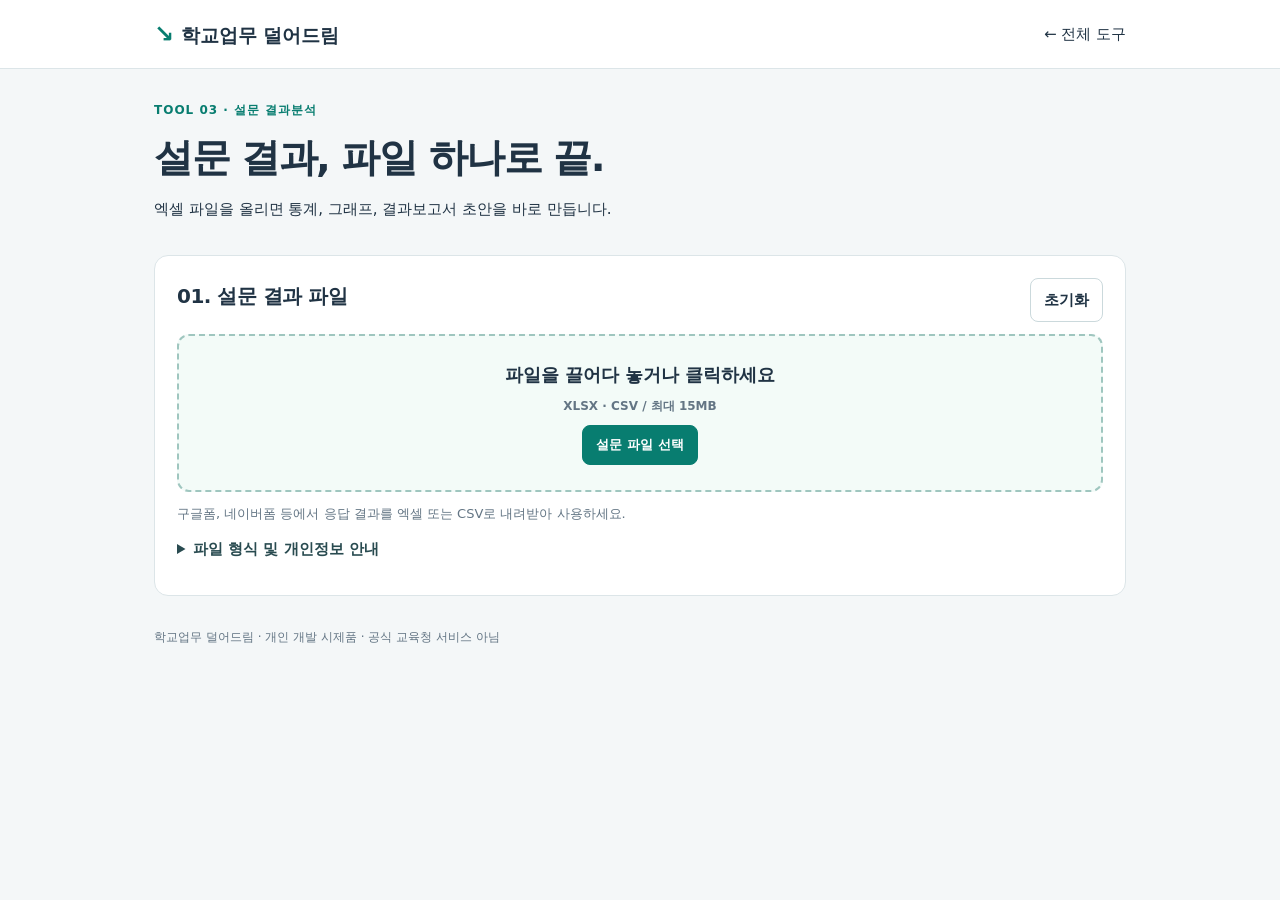
<file: school-work/survey.html>
<!doctype html><html lang="ko"><head><meta charset="utf-8"><meta name="viewport" content="width=device-width,initial-scale=1"><meta http-equiv="Content-Security-Policy" content="default-src 'none';script-src 'self';style-src 'self' 'unsafe-inline';img-src data: blob:;connect-src 'none';object-src 'none';base-uri 'none';form-action 'none'"><title>설문 결과분석 · 학교업무 덜어드림</title><link rel="stylesheet" href="./survey.css"></head><body><header><nav class="wrap"><a class="brand" href="./"><span>↘</span> 학교업무 덜어드림</a><a href="./">← 전체 도구</a></nav></header><main class="wrap"><section class="intro"><div class="eyebrow">TOOL 03 · 설문 결과분석</div><h1>설문 결과, 파일 하나로 끝.</h1><p>엑셀 파일을 올리면 통계, 그래프, 결과보고서 초안을 바로 만듭니다.</p></section><section class="panel"><div class="row"><h2>01. 설문 결과 파일</h2><button id="reset" class="btn" type="button">초기화</button></div><label id="drop" class="drop" for="file"><strong>파일을 끌어다 놓거나 클릭하세요</strong><span>XLSX · CSV / 최대 15MB</span><span class="primary btn">설문 파일 선택</span></label><input id="file" type="file" accept=".xlsx,.csv" class="sr"><div id="loadstatus" role="status" class="status">구글폼, 네이버폼 등에서 응답 결과를 엑셀 또는 CSV로 내려받아 사용하세요.</div><div id="sheetbox" hidden><div class="fields"><label>워크시트<select id="sheet"></select></label><label>제목 행 번호<input id="head" type="number" min="1" max="1000" value="1"></label><button id="reanalyze" class="btn">다시 분석</button></div></div><details><summary>파일 형식 및 개인정보 안내</summary><p>첫 번째 행이 문항 제목이고 이후 행은 응답인 표 형태를 권장합니다. 제목 행은 변경할 수 있습니다. 비밀번호 파일, XLS, 복잡한 병합셀은 지원하지 않습니다. 개인정보·비공개 업무자료는 기관 승인 전 사용하지 마세요. 식별정보로 추정되는 열을 제외하지만 완벽한 개인정보 검출 기능은 아닙니다. 파일은 브라우저 안에서 처리하며 서버 전송 및 자동 저장을 하지 않습니다.</p></details></section><section id="results" hidden><div class="panel"><h2>02. 분석 결과 및 보고서</h2><div id="metrics" class="metrics"></div><div id="warnings" class="note"></div><label>보고서 제목 (선택)<input id="title" placeholder="설문조사 결과보고"></label><div class="actions"><button id="docx" class="btn primary">결과보고서 DOCX 저장</button><button id="xlsx" class="btn">분석 결과 엑셀 저장</button><button id="copy" class="btn">보고서 복사</button><button id="print" class="btn">인쇄 / PDF</button></div><div id="exportstatus" class="status" role="status"></div><details><summary>보고서 초안 확인 및 수정</summary><p class="muted">문항별 통계가 바뀌면 수정 전 보고서를 다시 생성할 수 있습니다. 직접 수정한 문장은 자동으로 덮어쓰지 않습니다.</p><textarea id="report" rows="14" aria-label="결과보고서 초안"></textarea><button id="refreshreport" class="btn">통계로 초안 다시 만들기</button></details><details id="config"><summary>문항 유형 및 분석 기준 수정</summary><p>자동 인식은 제안입니다. 특히 숫자 척도, 부정형 질문, 복수응답 구분자를 확인하세요. 식별정보는 제외하는 것이 좋습니다.</p><div id="columns"></div></details></div><div class="panel"><div class="row"><h2>03. 문항별 상세 결과</h2><button id="chartzip" class="btn">그래프 일괄 저장 (ZIP)</button></div><input id="search" placeholder="문항 검색" aria-label="문항 검색"><div id="questions"></div><button id="more" class="btn" hidden>문항 더 보기</button></div><section class="panel"><details><summary>선택 기능 · 집단별 비교</summary><p class="muted">학년·학생/학부모/교직원 등 구분 열을 선택하세요. 최대 20집단, 집단별 5행 미만은 표시하지 않습니다. 비교 결과는 화면과 엑셀에 반영됩니다.</p><div class="fields"><label>구분 열<select id="group"></select></label><label>비교할 문항<select id="groupq"></select></label></div><div id="groupout"></div></details></section><section class="panel"><details><summary>선택 기능 · 전년도 만족도 비교</summary><p class="muted">문항 제목과 척도 종류가 일치하는 문항만 비교 후보로 표시합니다. 문구·방향·대상·조사 조건의 동일성은 담당자가 확인하세요.</p><label>전년도 XLSX / CSV<input id="oldfile" type="file" accept=".xlsx,.csv"></label><div id="oldsettings" class="fields" hidden><label>워크시트<select id="oldsheet"></select></label><label>제목 행<input id="oldhead" type="number" min="1" max="1000" value="1"></label><button id="oldrun" class="btn">비교</button></div><div id="oldstatus" class="status" role="status"></div><div id="oldout"></div></details></section></section></main><footer class="wrap">학교업무 덜어드림 · 개인 개발 시제품 · 공식 교육청 서비스 아님</footer><script src="./survey-io.js"></script><script src="./survey-core.js"></script><script src="./survey-ui.js"></script></body></html>
</file>
<file: style.css>
:root{
  --bg:#fff8fd;
  --bg-soft:#f8fbff;
  --ink:#314053;
  --ink-soft:#6d7b8c;
  --line:#e8e3f2;
  --line-strong:#ddd6ec;
  --primary:#7c6cf2;
  --primary-strong:#6754ee;
  --secondary:#ff8ab3;
  --secondary-strong:#ff6b9f;
  --mint:#61cdb0;
  --mint-soft:#e9fbf4;
  --yellow:#ffd76a;
  --peach:#ffb88a;
  --sky:#79c6ff;
  --lav:#b697ff;
  --card:#ffffffcc;
  --shadow:0 12px 34px rgba(127,95,178,.12);
  --shadow-soft:0 6px 18px rgba(127,95,178,.08);
  font-family:Pretendard,"Noto Sans KR","Apple SD Gothic Neo",-apple-system,BlinkMacSystemFont,"Segoe UI",sans-serif;
  color:var(--ink);
  background:linear-gradient(180deg,#fff9fc 0%,#f7fbff 55%,#fefcff 100%);
  font-synthesis:none;
}
*{box-sizing:border-box}
html{scroll-behavior:smooth}
body{margin:0;min-width:320px;background:
  radial-gradient(circle at 15% 10%,rgba(255,203,220,.45) 0 10%,transparent 11%),
  radial-gradient(circle at 85% 18%,rgba(181,221,255,.45) 0 11%,transparent 12%),
  radial-gradient(circle at 78% 82%,rgba(220,202,255,.4) 0 9%,transparent 10%),
  linear-gradient(180deg,#fff8fd 0%,#f8fbff 100%)}
button,input,textarea,select{font:inherit}
button{cursor:pointer}
button:disabled{opacity:.45;cursor:not-allowed}
a{color:inherit}
.skip-link{position:absolute;top:-80px;left:10px;background:#fff;padding:12px;z-index:99;border-radius:12px;box-shadow:var(--shadow-soft)}
.skip-link:focus{top:10px}
.app-shell{display:flex;min-height:100vh}
.sidebar{width:258px;flex:0 0 258px;background:linear-gradient(180deg,#8b7cf7 0%,#7ed0f6 52%,#73dab6 100%);color:white;display:flex;flex-direction:column;padding:28px 18px 22px;position:sticky;top:0;height:100vh;box-shadow:12px 0 34px rgba(91,93,184,.16);overflow:hidden}
.sidebar::before,.sidebar::after{content:"";position:absolute;border-radius:50%;pointer-events:none}
.sidebar::before{width:220px;height:220px;right:-80px;top:-50px;background:rgba(255,255,255,.16)}
.sidebar::after{width:180px;height:180px;left:-70px;bottom:25px;background:rgba(255,255,255,.12)}
.brand{display:flex;align-items:center;gap:12px;padding:0 8px 28px;text-align:left;border:0;background:none;color:white;position:relative;z-index:1}
.brand-logo{display:grid;place-items:center;width:48px;height:48px;background:linear-gradient(135deg,#fff7ae,#ffcf7c);border-radius:18px;color:#5e4a2d;font-size:28px;box-shadow:0 8px 22px rgba(82,62,22,.2)}
.brand strong{display:block;font-size:19px;letter-spacing:-.8px;white-space:nowrap}.brand span{min-width:0}
.brand small{display:block;color:rgba(255,255,255,.82);margin-top:3px;font-size:11px}
.nav-label{padding:10px 16px;margin-bottom:6px;color:rgba(255,255,255,.72);font-size:11px;letter-spacing:.08em;position:relative;z-index:1}
.nav-label-inside{padding:20px 16px 7px}
.nav-list{display:flex;flex-direction:column;gap:4px;position:relative;z-index:1}
.nav-link{border:0;background:transparent;color:rgba(255,255,255,.88);display:flex;align-items:center;gap:12px;text-align:left;padding:11px 13px;border-radius:16px;font-size:14px;font-weight:700;width:100%;transition:background .18s,transform .18s,color .18s}
.nav-link span{width:20px;font-size:18px;text-align:center}
.nav-link:hover{background:rgba(255,255,255,.18);transform:translateX(2px)}
.nav-link.active{background:rgba(255,255,255,.95);color:#5f55d8;box-shadow:0 6px 20px rgba(75,77,177,.18)}
.sidebar-foot{margin-top:auto;padding-top:22px;position:relative;z-index:1}
.privacy-mini{display:flex;align-items:center;gap:9px;padding:12px 11px;border:1px solid rgba(255,255,255,.28);border-radius:16px;background:rgba(255,255,255,.12);backdrop-filter:blur(6px)}
.privacy-lock{font-size:19px}
.privacy-mini strong{display:block;font-size:12px}
.privacy-mini small{display:block;font-size:10px;color:rgba(255,255,255,.82);margin-top:3px}
.version{display:block;color:rgba(255,255,255,.78);font-size:10px;text-align:center;margin-top:16px}
.workarea{flex:1;min-width:0;display:flex;flex-direction:column}
.topbar{background:rgba(255,255,255,.72);border-bottom:1px solid rgba(230,225,243,.85);backdrop-filter:blur(12px);position:sticky;top:0;z-index:10}
.topbar-inner{max-width:1430px;min-height:76px;padding:12px 40px;display:flex;justify-content:space-between;align-items:center;gap:15px;margin:auto}
.class-switch{display:flex;align-items:center;gap:9px}
.class-switch label{white-space:nowrap;font-size:13px;color:var(--ink-soft);font-weight:800}
.class-switch select{border:1px solid var(--line-strong);background:#fff;border-radius:14px;padding:10px 30px 10px 13px;font-weight:700;min-width:145px;max-width:260px;box-shadow:var(--shadow-soft)}
.icon-button{border:1px solid var(--line-strong);background:linear-gradient(180deg,#fff,#f7f2ff);border-radius:14px;width:38px;height:39px;font-size:21px;color:#6d5de7;box-shadow:var(--shadow-soft)}
.top-actions{display:flex;gap:9px;align-items:center;flex-wrap:wrap}
.saved{color:#5aa98f;font-size:12px;white-space:nowrap;margin-right:7px;font-weight:700}
.saved.busy{color:#d28643}
.btn{border:1px solid transparent;border-radius:14px;padding:11px 17px;font-size:13px;font-weight:800;background:linear-gradient(135deg,var(--primary),#8a7ef8);color:white;box-shadow:var(--shadow-soft);transition:transform .15s,box-shadow .15s,filter .15s}
.btn:hover:not(:disabled){transform:translateY(-2px);box-shadow:0 10px 22px rgba(107,91,238,.22);filter:saturate(1.02)}
.btn-primary{background:linear-gradient(135deg,var(--primary),#8d7ef8);color:white}
.btn-primary:hover{background:linear-gradient(135deg,var(--primary-strong),#8173f5)}
.btn-dark{background:linear-gradient(135deg,#5f6ff2,#7f82ff);color:#fff}
.btn-secondary{background:linear-gradient(135deg,#e8fff8,#d8fbef);color:#207760;border-color:#c7f1e1}
.btn-outline{border-color:var(--line-strong);background:#fff;color:#5c6882}
.btn-danger{background:linear-gradient(135deg,#fff3f6,#ffe8ec);color:#ad4c67;border-color:#ffd4df}
.btn-small{font-size:12px;padding:9px 12px}
.btn-large{padding:14px 22px;font-size:15px}
.btn-group{display:flex;gap:8px;flex-wrap:wrap}
.mobile-brand{display:none}
#content{width:100%;max-width:1430px;margin:0 auto;flex:1;padding:35px 40px 60px}
.main-footer{font-size:11px;color:#8a91aa;text-align:center;padding:18px 24px 26px;line-height:1.7}
.page-header{display:flex;justify-content:space-between;gap:16px;align-items:center;margin-bottom:25px}
.eyebrow{display:inline-block;color:#7d6bf0;font-size:12px;font-weight:900;margin-bottom:8px;letter-spacing:.06em}
.page-header h1,.welcome h1{font-size:30px;line-height:1.3;letter-spacing:-1.2px;margin:0 0 7px}
.page-header p,.welcome p{margin:0;color:var(--ink-soft);line-height:1.68;font-size:13px}
.page-header-icon{font-size:44px;filter:drop-shadow(0 8px 12px rgba(150,140,235,.2))}
.welcome{background:linear-gradient(135deg,#fff7d9 0%,#ffe7f1 32%,#e8efff 66%,#e6fbf3 100%);border:1px solid #f0dff0;border-radius:30px;min-height:230px;display:flex;justify-content:space-between;align-items:center;padding:38px 42px;margin-bottom:26px;overflow:hidden;position:relative;box-shadow:var(--shadow)}
.welcome::before,.welcome::after{content:"";position:absolute;border-radius:50%;pointer-events:none}
.welcome::before{width:180px;height:180px;right:-45px;top:-40px;background:rgba(255,255,255,.34)}
.welcome::after{width:140px;height:140px;left:52%;bottom:-55px;background:rgba(255,255,255,.28)}
.welcome h1{font-size:35px;margin-bottom:11px}
.welcome p{color:#536276;max-width:540px}
.welcome-actions{display:flex;gap:9px;margin-top:23px;flex-wrap:wrap}
.welcome-art{font-size:108px;opacity:.96;transform:rotate(-9deg);filter:drop-shadow(0 14px 14px rgba(127,120,216,.22));position:relative;z-index:1}

.welcome-art.mascots{display:flex;flex-direction:column;align-items:flex-end;gap:12px;transform:none;filter:none;max-width:420px;min-width:280px}
.mascot-badges{display:flex;flex-direction:column;gap:8px;align-items:flex-end}
.mascot-badge{display:inline-flex;align-items:center;gap:6px;padding:8px 14px;border-radius:999px;background:rgba(255,255,255,.92);color:#6b5fe5;font-size:12px;font-weight:900;box-shadow:0 8px 18px rgba(123,107,225,.12)}
.mascot-badge::before{content:"✨"}
.mascot-badge.mint{color:#208e79}
.mascot-badge.mint::before{content:"🍀"}
.mascot-pair{position:relative}
.mascot-card{position:relative;padding:14px;background:rgba(255,255,255,.72);border:1px solid rgba(255,255,255,.86);border-radius:28px;box-shadow:0 18px 34px rgba(128,111,219,.18);backdrop-filter:blur(7px)}
.mascot-card::before{content:"";position:absolute;inset:-9px auto auto -10px;width:34px;height:34px;border-radius:50%;background:linear-gradient(135deg,#ffd76a,#ffa8bf)}
.mascot-card::after{content:"";position:absolute;right:-12px;bottom:18px;width:28px;height:28px;border-radius:50%;background:linear-gradient(135deg,#90d9ff,#b8b0ff)}
.mascot-card img{display:block;width:min(320px,30vw);min-width:220px;max-width:100%;height:auto;border-radius:18px;object-fit:contain;background:#fff}
.mascot-shadow{position:absolute;left:8%;right:8%;bottom:-10px;height:24px;border-radius:50%;background:rgba(122,111,177,.12);filter:blur(12px)}
.section-head{display:flex;justify-content:space-between;align-items:center;margin:28px 0 16px}
.section-head h2{margin:0;font-size:20px;letter-spacing:-.5px}
.section-head p{font-size:12px;color:#8390a6;margin:0}
.tool-grid{display:grid;grid-template-columns:repeat(3,minmax(0,1fr));gap:16px}
.tool-card{display:flex;flex-direction:column;text-align:left;min-height:180px;padding:22px;background:linear-gradient(180deg,#ffffff 0%,#fffdff 100%);border:1px solid var(--line);border-radius:24px;box-shadow:var(--shadow-soft);transition:transform .2s,box-shadow .2s,border-color .2s;position:relative;overflow:hidden}
.tool-card::before{content:"";position:absolute;inset:auto -10px -28px auto;width:86px;height:86px;border-radius:28px 0 0 0;background:linear-gradient(135deg,rgba(255,255,255,0),rgba(255,255,255,.65))}
.tool-card:hover{transform:translateY(-5px);box-shadow:0 16px 30px rgba(125,107,225,.14);border-color:#dbd1ef}
.tool-grid .tool-card:nth-child(1){background:linear-gradient(180deg,#ffffff 0%,#f5fbff 100%)}
.tool-grid .tool-card:nth-child(2){background:linear-gradient(180deg,#ffffff 0%,#fff6fb 100%)}
.tool-grid .tool-card:nth-child(3){background:linear-gradient(180deg,#ffffff 0%,#fffaf0 100%)}
.tool-grid .tool-card:nth-child(4){background:linear-gradient(180deg,#ffffff 0%,#f6f3ff 100%)}
.tool-grid .tool-card:nth-child(5){background:linear-gradient(180deg,#ffffff 0%,#f4fff9 100%)}
.tool-grid .tool-card:nth-child(6){background:linear-gradient(180deg,#ffffff 0%,#fff7ef 100%)}
.tool-icon{display:grid;place-items:center;width:56px;height:56px;border-radius:18px;background:var(--icon-bg,#eef5ff);font-size:28px;margin-bottom:16px;box-shadow:inset 0 1px 0 rgba(255,255,255,.5),0 8px 18px rgba(126,111,225,.10)}
.tool-card strong{font-size:17px;letter-spacing:-.3px;margin-bottom:7px}
.tool-card small{color:#7b8799;font-size:12px;line-height:1.55}
.tool-card .arrow{align-self:flex-end;color:#8c94a5;font-size:18px;margin-top:auto}

.cute-banner{display:flex;gap:14px;align-items:flex-start;padding:18px 20px;border-radius:24px;margin:0 0 18px;background:linear-gradient(135deg,#fffef8 0%,#fff4fb 42%,#eef8ff 100%);border:1px solid #f0dfef;box-shadow:var(--shadow-soft);position:relative;overflow:hidden}
.cute-banner::before{content:"";position:absolute;right:-18px;top:-18px;width:90px;height:90px;border-radius:50%;background:rgba(255,255,255,.45)}
.cute-banner::after{content:"";position:absolute;left:28px;bottom:-22px;width:110px;height:52px;border-radius:999px;background:rgba(255,255,255,.28);filter:blur(4px)}
.cute-banner-icon{display:grid;place-items:center;flex:0 0 54px;width:54px;height:54px;border-radius:18px;background:linear-gradient(135deg,#ffe37b,#ffb7cc);font-size:27px;box-shadow:0 10px 22px rgba(249,173,187,.24);position:relative;z-index:1}
.cute-banner-body{position:relative;z-index:1}
.cute-banner-body strong{display:block;font-size:18px;letter-spacing:-.4px;color:#5c4ed9;margin-bottom:7px}
.cute-banner-body p{margin:0;color:#637289;font-size:13px;line-height:1.72}
.cute-banner-tags{display:flex;flex-wrap:wrap;gap:8px;margin-top:12px}
.cute-banner-tags span{display:inline-flex;align-items:center;padding:7px 11px;border-radius:999px;background:rgba(255,255,255,.88);border:1px solid #eadff5;font-size:12px;font-weight:800;color:#6b5fe5;box-shadow:0 3px 10px rgba(140,124,255,.08)}
.notice{border-radius:20px;padding:18px 20px;border:1px solid #e7def4;background:linear-gradient(135deg,#fff,#f9f6ff);display:flex;gap:12px;align-items:flex-start;box-shadow:var(--shadow-soft)}
.notice strong{display:block;font-size:13px;margin-bottom:3px}
.notice p{font-size:12px;color:#6d7e89;margin:0;line-height:1.7}
.notice-icon{font-size:22px}
.home-meta{display:grid;grid-template-columns:repeat(3,minmax(0,1fr));gap:15px}
.metric{border:1px solid var(--line);border-radius:20px;padding:18px 19px;background:linear-gradient(180deg,#fff,#fffafe);box-shadow:var(--shadow-soft);position:relative;overflow:hidden}
.metric::after{content:"";position:absolute;right:-18px;top:-18px;width:62px;height:62px;border-radius:50%;background:linear-gradient(135deg,rgba(168,145,255,.14),rgba(121,198,255,.18))}
.metric small{display:block;color:#8390a1;font-size:12px;margin-bottom:6px;position:relative;z-index:1}
.metric strong{font-size:25px;position:relative;z-index:1}
.metric span{font-size:11px;color:#687b88;margin-left:4px;position:relative;z-index:1}
.panel{border:1px solid var(--line);background:rgba(255,255,255,.82);backdrop-filter:blur(10px);border-radius:24px;padding:25px;box-shadow:var(--shadow-soft);margin-bottom:18px}
.panel h2{font-size:19px;letter-spacing:-.6px;margin:0 0 8px}
.panel-sub{margin:0 0 20px;font-size:12px;color:#7a8a96;line-height:1.6}
.two-col{display:grid;grid-template-columns:1fr 1fr;gap:17px}
.form-label{display:block;font-size:13px;font-weight:900;margin-bottom:8px}
.field{border:1px solid var(--line-strong);border-radius:14px;padding:11px 13px;color:var(--ink);background:white;width:100%;min-width:0;outline:none;box-shadow:inset 0 1px 0 rgba(255,255,255,.7)}
.field:focus,.class-switch select:focus-visible{border-color:#8c7cff;box-shadow:0 0 0 4px rgba(140,124,255,.16)}
.field-row{display:flex;align-items:center;gap:9px}
.field-row .field{flex:1}
.textarea{min-height:146px;resize:vertical;line-height:1.8}
.helper{font-size:12px;color:#81909c;line-height:1.6;margin:9px 0 0}
.student-list{display:flex;flex-wrap:wrap;gap:9px}
.student-chip{display:flex;gap:7px;align-items:center;border:1px solid #e7dff2;border-radius:999px;background:linear-gradient(180deg,#fff,#fbf9ff);padding:7px 9px 7px 13px;font-size:13px;font-weight:700;box-shadow:0 3px 10px rgba(135,120,214,.05)}
.student-chip.muted{background:#f3f5f8;color:#98a4af;text-decoration:line-through;border-color:#e2e8ee}
.student-chip button{border:0;background:transparent;font-size:14px;line-height:1;padding:0 3px;color:#7b8e99}
.student-chip .present-toggle{background:#eafaf4;border-radius:50%;width:23px;height:23px;font-size:11px;color:#2e8f71;box-shadow:inset 0 0 0 1px #cff3e3}
.student-chip.muted .present-toggle{background:#e6ebef;color:#7f8991;box-shadow:none}
.student-chip .remove{color:#b36d84}
.small-heading{font-weight:900;font-size:15px;margin:0 0 14px}
.empty{text-align:center;padding:34px 15px;color:#7d8b97;border:1px dashed #d8d3eb;border-radius:20px;background:linear-gradient(180deg,#fff,#fcfbff)}
.empty .emoji{display:block;font-size:40px;margin-bottom:10px}
.empty strong{display:block;color:#314658;font-size:15px}
.empty p{font-size:12px;line-height:1.7;margin:9px 0 16px}
.soft-divider{height:1px;background:#ece8f5;margin:20px 0}
.roster-summary{display:flex;gap:12px;flex-wrap:wrap;color:#607789;font-size:13px}
.roster-summary strong{color:#5d4ce3}
.tool-controls{display:flex;gap:12px;align-items:center;flex-wrap:wrap;margin-bottom:19px}
.tool-controls .field{width:auto;min-width:90px}
.result-card{background:linear-gradient(135deg,#f3fff8,#eefbff);border:1px solid #d8ebef;border-radius:20px;padding:22px;margin:20px 0;box-shadow:var(--shadow-soft)}
.result-card h3{margin:0 0 10px;color:#34707c;font-size:17px}
.result-card p{margin:0;font-size:12px;color:#61786e}
.result-pills{display:flex;gap:8px;flex-wrap:wrap;margin-top:12px}
.result-pill{background:#fff;border:1px solid #e0e7f3;border-radius:25px;padding:8px 13px;font-weight:800;font-size:13px;box-shadow:0 2px 8px rgba(126,111,225,.06)}
.race-lanes{display:flex;flex-direction:column;gap:10px;max-height:470px;overflow-y:auto;border-radius:20px;padding:14px;background:linear-gradient(180deg,#f7fbff 0,#eef7fb 100%);border:1px solid #dde8f0}
.race-lane{display:flex;align-items:center;gap:10px;background:#ffffffdf;border-radius:14px;padding:6px 10px;min-height:42px;box-shadow:0 2px 8px rgba(135,159,195,.08)}
.lane-name{font-size:12px;font-weight:900;white-space:nowrap;width:82px;text-overflow:ellipsis;overflow:hidden}
.lane-track{position:relative;flex:1;height:28px;border-right:3px dashed #ffa57f;background:linear-gradient(90deg,#fdfcff 0,#f2fbff 100%);border-radius:9px}
.runner{position:absolute;left:0;top:1px;font-size:21px;will-change:left}
.lane-finish{font-size:11px;color:#b0a4a1}
.picker-machine{margin-bottom:22px}
.picker-drum{position:relative;min-height:430px;padding:30px 20px 42px;background:linear-gradient(180deg,#fff4fb 0%,#eef7ff 52%,#f8fff2 100%);border:1px solid #eaddec;border-radius:44px;box-shadow:var(--shadow);overflow:hidden;isolation:isolate}
.picker-drum::before{content:'';position:absolute;inset:10px 18px;border-radius:38px;background:linear-gradient(180deg,rgba(255,255,255,.75),rgba(255,255,255,.35));border:1px solid rgba(255,255,255,.7);z-index:-1}
.picker-drum::after{content:'';position:absolute;left:50%;top:22px;transform:translateX(-50%);width:72%;height:32px;border-radius:999px;background:rgba(255,255,255,.68);filter:blur(1px);opacity:.9}
.picker-rim{position:absolute;left:50%;transform:translateX(-50%);width:76%;height:28px;border-radius:999px;border:3px solid rgba(255,255,255,.82);background:linear-gradient(180deg,#b2dbff,#83c1ff 45%,#8fddc3);box-shadow:0 10px 22px rgba(96,114,231,.12)}
.picker-rim-top{top:16px}
.picker-rim-bottom{bottom:16px;background:linear-gradient(180deg,#ffd7e7,#ffc76b 55%,#f6b0ca)}
.picker-name-cloud{position:relative;min-height:290px;margin:32px auto 0;max-width:92%}
.picker-chip{position:absolute;display:inline-flex;align-items:center;justify-content:center;padding:10px 16px;max-width:42%;border-radius:999px;background:rgba(255,255,255,.95);border:1px solid #e2dff3;color:#56606f;font-size:15px;font-weight:900;box-shadow:0 8px 18px rgba(126,111,225,.12);white-space:nowrap;text-overflow:ellipsis;overflow:hidden;animation:pickerFloat 1.8s ease-in-out infinite alternate}
.picker-machine.spinning .picker-chip{animation-duration:1s}
.picker-chip:nth-child(3n+1){background:linear-gradient(180deg,#fff,#eef8ff)}
.picker-chip:nth-child(3n+2){background:linear-gradient(180deg,#fff,#fff4de)}
.picker-chip:nth-child(3n){background:linear-gradient(180deg,#fff,#f8f0ff)}
.picker-chip.winner{background:linear-gradient(135deg,#ffe89a,#ffc0d2 48%,#d6ebff);border-color:#f7d27d;color:#5143c7;box-shadow:0 12px 24px rgba(121,92,224,.22);z-index:3}
.picker-window{position:relative;margin:0 auto;width:min(86%,460px);padding:20px 20px 22px;border-radius:26px;background:rgba(255,255,255,.9);border:1px solid #eee4f8;box-shadow:0 10px 24px rgba(128,111,219,.12);text-align:center;backdrop-filter:blur(6px)}
.picker-window-label{display:inline-block;padding:7px 12px;border-radius:999px;background:#eef3ff;color:#6775d8;font-size:11px;font-weight:900;letter-spacing:.08em;margin-bottom:10px}
.picker-window strong{display:block;font-size:clamp(28px,5vw,40px);line-height:1.25;color:#4b59d4;min-height:48px;letter-spacing:-.6px}
.picker-window small{display:block;margin-top:8px;font-size:13px;color:#6b7d89}
.picker-machine.picked .picker-window{background:linear-gradient(180deg,#fffef5,#fff7fd 44%,#f4f8ff)}
@keyframes pickerFloat{0%{margin-top:-4px}100%{margin-top:4px}}
.group-grid{display:grid;grid-template-columns:repeat(3,minmax(0,1fr));gap:13px}
.group-box{border:1px solid #e8ddf3;border-radius:20px;padding:18px;background:linear-gradient(180deg,#fff,#fffaff);box-shadow:var(--shadow-soft)}
.group-box:nth-child(3n+1) h3{color:#6a58e7}
.group-box:nth-child(3n+2) h3{color:#2d9c84}
.group-box:nth-child(3n) h3{color:#e07b60}
.group-box h3{margin:0 0 13px;font-size:15px}
.group-box ol{padding-left:22px;margin:0;line-height:2;font-size:14px;font-weight:700}
.timer-box{padding:43px 20px;text-align:center;background:linear-gradient(135deg,#7f7af6,#6bc7ff 48%,#6ddab3 100%);color:white;border-radius:28px;box-shadow:0 16px 36px rgba(96,114,231,.22)}
.timer-clock{font-variant-numeric:tabular-nums;font-size:clamp(65px,10vw,134px);font-weight:900;letter-spacing:-3px;line-height:1.3}
.timer-status{font-size:13px;color:#eef6ff;min-height:21px}
.timer-actions{display:flex;justify-content:center;gap:10px;margin-top:25px;flex-wrap:wrap}
.timer-actions .btn{font-size:15px;padding:12px 24px}
.timer-setup{display:flex;gap:8px;align-items:center;flex-wrap:wrap}
.timer-setup label{font-size:13px;font-weight:800}
.timer-setup input{width:82px}
.seating-controls{gap:10px 14px}
.seat-dimension{display:flex;align-items:center;gap:8px}
.seat-dimension .form-label{margin:0;white-space:nowrap}
.seat-dimension .field{min-width:75px}
.seat-capacity{font-size:12px;font-weight:800;color:#536c82;background:#eef6ff;border:1px solid #e0ecfb;border-radius:20px;padding:8px 12px}
.seat-alert{color:#835923;background:#fff5d9;border:1px solid #f3dca5;border-radius:12px;padding:10px 14px;margin:-3px 0 20px;font-size:13px;font-weight:700}
.seat-area{max-width:840px;margin:0 auto;overflow-x:auto}
.desk{border-radius:16px;background:linear-gradient(135deg,#dde7ff,#e4f8ff);padding:12px 15px;width:180px;text-align:center;margin:0 auto 29px;color:#546b7c;font-size:13px;font-weight:900;box-shadow:var(--shadow-soft)}
.seat-grid{display:grid;grid-template-columns:repeat(var(--cols,5),minmax(0,1fr));grid-template-rows:repeat(var(--rows,6),minmax(74px,auto));gap:11px}
.seat{min-height:74px;border-radius:18px;border:2px solid #dde6f0;background:linear-gradient(180deg,#fff,#f8fcff);color:#294c42;font-weight:900;font-size:13px;padding:8px 4px;display:flex;justify-content:center;align-items:center;word-break:break-all;box-shadow:0 4px 10px rgba(123,140,184,.05)}
.seat:hover{border-color:#92b6ff}
.seat-empty{background:#f5f7fb;border:2px dashed #d9e1ee;color:#a0aebe;box-shadow:none;font-weight:700}
.seat-empty:hover{border-color:#d9e1ee}
.seat.selected{background:linear-gradient(180deg,#fff3cf,#ffeab1);border-color:#f0b94d}
.seat-num{font-size:10px;color:#91a89e;display:block;font-weight:600;margin-bottom:6px}
.part-head,.part-row{display:grid;grid-template-columns:minmax(100px,1.6fr) minmax(60px,.7fr) minmax(90px,1fr);align-items:center;gap:12px;padding:12px 15px}
.part-head{background:linear-gradient(135deg,#f3f5ff,#f7fbff);color:#728592;font-size:12px;font-weight:800;border-radius:14px;border:1px solid #e4e8f2}
.part-row{border-bottom:1px solid #eef2f3;font-size:14px}
.part-row:last-child{border:0}
.part-row strong{font-size:14px}
.part-count{font-size:20px;font-weight:900;color:#6b5fe5}
.part-btns{display:flex;gap:7px;justify-content:flex-end}
.part-btns button{border:1px solid #dfe3f1;background:#fff;width:36px;height:36px;border-radius:11px;font-size:18px;color:#5b78b0;box-shadow:var(--shadow-soft)}
.part-btns button.plus{background:#e9f8ef;color:#2e8f71;border-color:#d0efdb}
.part-actions{display:flex;justify-content:space-between;align-items:center;gap:10px;margin:19px 0}
.toast{position:fixed;bottom:25px;right:25px;background:linear-gradient(135deg,#615ef2,#8b74f7);color:#fff;box-shadow:0 12px 35px rgba(85,70,187,.28);padding:12px 20px;border-radius:15px;font-size:13px;opacity:0;transform:translateY(10px);pointer-events:none;transition:opacity .2s,transform .2s;z-index:20;max-width:min(440px,85vw)}
.toast.show{opacity:1;transform:translateY(0)}
.loading{padding:40px;color:#668}
.kbd{padding:1px 6px;border:1px solid #d9d9e9;border-radius:6px;font-size:11px;color:#789;background:#fff}
.red-note{color:#bb6178!important}
.full-bleed{width:100%}
@media(max-width:1080px){
  .sidebar{width:220px;flex-basis:220px;padding-left:12px;padding-right:12px}
  .topbar-inner{padding:12px 25px}
  #content{padding:26px 25px}
  .saved{display:none}
  .tool-grid{grid-template-columns:repeat(2,minmax(0,1fr))}
  .group-grid{grid-template-columns:repeat(2,minmax(0,1fr))}
}
@media(max-width:720px){
  .app-shell{display:block}
  .sidebar{position:static;display:block;width:auto;height:auto;padding:13px;box-shadow:none}
  .brand{padding:0 7px 10px}
  .brand-logo{width:35px;height:35px;font-size:22px;border-radius:12px}
  .brand strong{font-size:16px}
  .nav-label,.sidebar-foot{display:none}
  .nav-list{display:flex;flex-direction:row;overflow-x:auto;gap:6px;padding-bottom:2px}
  .nav-link{width:auto;min-width:max-content;padding:9px 11px;font-size:12px;background:rgba(255,255,255,.12)}
  .nav-link span{font-size:15px;width:auto}
  .topbar-inner{padding:11px 14px;min-height:58px;flex-wrap:wrap;gap:8px}
  .top-actions{margin-left:auto}
  .top-actions .btn{font-size:11px;padding:8px}
  .class-switch label{display:none}
  .class-switch select{min-width:114px;max-width:150px;padding:7px;font-size:12px}
  .icon-button{width:32px;height:33px}
  .mobile-brand{display:none}
  #content{padding:18px 14px 45px}
  .page-header h1{font-size:25px}
  .cute-banner{padding:16px;gap:10px;border-radius:20px}
  .cute-banner-icon{width:46px;height:46px;flex-basis:46px;border-radius:15px;font-size:23px}
  .cute-banner-body strong{font-size:16px}
  .cute-banner-body p{font-size:12px}
  .cute-banner-tags span{font-size:11px;padding:6px 9px}
  .welcome{padding:25px;min-height:190px;border-radius:24px}
  .welcome h1{font-size:27px}
  .welcome-art{font-size:62px}
  .welcome-art.mascots{min-width:0;align-items:center}
  .mascot-badges{align-items:center}
  .mascot-card img{width:min(250px,68vw);min-width:0}
  .tool-grid{gap:10px}
  .tool-card{min-height:150px;padding:16px;border-radius:20px}
  .tool-icon{width:43px;height:43px;font-size:23px;margin-bottom:12px}
  .tool-card strong{font-size:14px}
  .tool-card small{font-size:11px}
  .two-col{grid-template-columns:1fr}
  .panel{padding:18px;border-radius:20px}
  .home-meta{gap:8px}
  .metric{padding:12px}
  .metric strong{font-size:19px}
  .metric small{font-size:11px}
  .group-grid{grid-template-columns:repeat(2,minmax(0,1fr))}
  .seat-grid{gap:5px;min-width:max(100%,var(--seat-min-width,320px))}
  .seat{font-size:11px;min-height:62px;border-radius:14px}
  .main-footer{line-height:1.7}
}
@media(max-width:400px){
  .welcome-art:not(.mascots){display:none}
  .welcome-art.mascots{max-width:100%}
  .mascot-card img{width:min(230px,74vw)}
  .group-grid{grid-template-columns:1fr}
  .picker-chip{max-width:58%;font-size:12px}
  .picker-window small{font-size:12px}
  .btn{padding:10px 12px}
  .cute-banner{flex-direction:column}
  .cute-banner-icon{margin-bottom:2px}
  .seat{min-height:55px}
  .part-row,.part-head{gap:5px;padding:10px 6px}
}
@media(prefers-reduced-motion:reduce){*,*::before,*::after{scroll-behavior:auto!important;transition:none!important}}
/* v1.6 동물 발표 레이스 및 전용 결과 화면 */
.race-lane{min-height:51px}
.lane-track{height:36px;overflow:visible}
.runner{font-size:29px;top:0;line-height:1.2;filter:drop-shadow(0 2px 2px rgba(90,111,143,.14));transform-origin:center bottom}
.race-lanes.racing .runner{animation:raceAnimalHop .34s ease-in-out infinite alternate}
@keyframes raceAnimalHop{from{transform:translateY(0) rotate(-6deg)}to{transform:translateY(-5px) rotate(7deg)}}
.race-result-view{max-width:920px;margin:auto}
.race-result-head{text-align:center;padding:25px 10px 12px}
.race-result-confetti{display:block;font-size:30px;letter-spacing:8px}
.race-result-head h2{font-weight:900;font-size:clamp(25px,4vw,36px);color:#574ac4;margin:10px 0 5px}
.race-result-head p{margin:0;color:#6e7b8d;font-size:14px}
.race-podium{display:flex;justify-content:center;align-items:flex-end;gap:14px;max-width:700px;margin:25px auto 30px}
.race-podium-card{flex:1;min-width:0;max-width:235px;min-height:172px;display:flex;flex-direction:column;align-items:center;justify-content:center;gap:8px;text-align:center;border-radius:24px 24px 14px 14px;border:1px solid #ece5f8;padding:17px 9px 14px;background:linear-gradient(180deg,#f5f1ff,#e7efff);box-shadow:0 10px 20px rgba(100,120,172,.09)}
.race-podium-card.rank-1{min-height:226px;border-color:#f8d790;background:linear-gradient(180deg,#fff9db,#ffedd1);box-shadow:0 15px 26px rgba(192,152,65,.18)}
.race-podium-card.rank-2{min-height:193px;background:linear-gradient(180deg,#f4f7ff,#e2ecff)}
.race-podium-card.rank-3{min-height:165px;background:linear-gradient(180deg,#fff2e8,#fce7e0)}
.race-podium-medal{font-size:27px}
.race-podium-animal{font-size:clamp(32px,5vw,51px);line-height:1.1}
.race-podium-name{max-width:100%;font-size:clamp(12px,2vw,18px);line-height:1.35;color:#34445c;overflow-wrap:anywhere}
.race-podium-rank{border-radius:999px;background:#ffffffcf;color:#695aaa;padding:5px 13px;font-size:13px;font-weight:900}
.race-ranking-heading{font-size:17px;color:#3c5670;margin:0 0 12px}
.race-ranking-list{list-style:none;padding:10px;margin:0;display:grid;gap:8px;max-height:440px;overflow-y:auto;background:linear-gradient(180deg,#f7fbff,#fffafc);border:1px solid #e5eaf5;border-radius:18px}
.race-ranking-row{display:flex;align-items:center;gap:14px;padding:10px 15px;border:1px solid #ecedf4;background:white;border-radius:13px;min-height:56px}
.race-ranking-number{min-width:48px;color:#7060b5;font-weight:900;font-size:14px}
.race-ranking-animal{font-size:29px;line-height:1}
.race-ranking-name{font-size:15px;font-weight:800;color:#34445c;flex:1;min-width:0;overflow-wrap:anywhere}
.race-ranking-medal{font-size:18px;width:24px;text-align:center}
.race-result-buttons{display:flex;justify-content:center;flex-wrap:wrap;gap:10px;margin-top:22px}
.race-fairness{text-align:center;margin:16px 0 3px;line-height:1.7}
@media(max-width:560px){.race-podium{gap:7px;margin:20px auto}.race-podium-card{padding:13px 4px 11px;border-radius:17px 17px 12px 12px;min-height:147px}.race-podium-card.rank-1{min-height:186px}.race-podium-card.rank-2{min-height:160px}.race-podium-card.rank-3{min-height:142px}.race-podium-medal{font-size:22px}.race-podium-rank{font-size:11px;padding:4px 9px}.race-ranking-row{gap:9px;padding:9px 10px}.race-result-buttons .btn{flex:1 1 43%}.race-ranking-list{max-height:350px}.lane-name{width:68px}}
@media(prefers-reduced-motion:reduce){.race-lanes.racing .runner{animation:none}}

/* v1.7 테마 선택 관련 레이아웃 */
.topbar-controls{display:flex;align-items:center;gap:12px;flex-wrap:wrap}
.theme-switch{display:flex;align-items:center;gap:9px}
.theme-switch label{white-space:nowrap;font-size:13px;color:var(--ink-soft);font-weight:800}
.theme-switch select{border:1px solid var(--line-strong);background:#fff;border-radius:14px;padding:10px 30px 10px 13px;font-weight:700;min-width:190px;box-shadow:var(--shadow-soft)}

/* v1.7 테마 선택 */
body[data-ui-theme="middle"]{background:linear-gradient(180deg,#eff4f8 0%,#f7fafc 100%)}
body[data-ui-theme="middle"] .sidebar{background:linear-gradient(180deg,#486981 0%,#5c7f99 48%,#7aa1b4 100%);box-shadow:12px 0 34px rgba(61,87,111,.18)}
body[data-ui-theme="middle"] .brand-logo{background:linear-gradient(135deg,#edf4f9,#d3e1ed);color:#486981;box-shadow:0 8px 22px rgba(57,81,103,.18)}
body[data-ui-theme="middle"] .nav-link.active{color:#45657f}
body[data-ui-theme="middle"] .welcome{background:linear-gradient(135deg,#f5f8fb 0%,#eef4f8 42%,#e8eff5 100%);border-color:#d7e2ea}
body[data-ui-theme="middle"] .welcome::before,body[data-ui-theme="middle"] .welcome::after{background:rgba(255,255,255,.4)}
body[data-ui-theme="middle"] .mascot-badge{color:#47657f}
body[data-ui-theme="middle"] .mascot-badge.mint{color:#2b7d86}
body[data-ui-theme="middle"] .mascot-card{background:rgba(255,255,255,.88);border-color:#d8e2eb;box-shadow:0 18px 34px rgba(87,111,138,.14)}
body[data-ui-theme="middle"] .mascot-card::before{background:linear-gradient(135deg,#bcd7e8,#d8e6ef)}
body[data-ui-theme="middle"] .mascot-card::after{background:linear-gradient(135deg,#d7e3ec,#adc3d6)}
body[data-ui-theme="middle"] .cute-banner,body[data-ui-theme="middle"] .middle-banner{background:linear-gradient(135deg,#ffffff 0%,#f2f6f9 46%,#edf3f8 100%);border-color:#dce5ec}
body[data-ui-theme="middle"] .cute-banner-icon{background:linear-gradient(135deg,#dbe8f1,#b9cfdf);box-shadow:0 10px 22px rgba(111,138,160,.2)}
body[data-ui-theme="middle"] .cute-banner-body strong{color:#44647f}
body[data-ui-theme="middle"] .cute-banner-tags span{color:#466780;border-color:#d7e2eb}
body[data-ui-theme="middle"] .tool-card{background:linear-gradient(180deg,#ffffff 0%,#f8fbfd 100%);border-color:#dde5ec;box-shadow:0 6px 18px rgba(103,121,146,.08)}
body[data-ui-theme="middle"] .tool-card:hover{box-shadow:0 16px 30px rgba(93,115,141,.14);border-color:#ccd7e0}
body[data-ui-theme="middle"] .metric{background:linear-gradient(180deg,#ffffff 0%,#f4f8fb 100%);border-color:#dde6ed}
body[data-ui-theme="middle"] .notice{background:linear-gradient(135deg,#fff,#f4f8fb);border-color:#dde5ec}
body[data-ui-theme="middle"] .panel{background:rgba(255,255,255,.9);border-color:#dce5ec;box-shadow:0 10px 24px rgba(108,126,149,.08)}
body[data-ui-theme="middle"] .btn{background:linear-gradient(135deg,#5a7d98,#6b8ba3)}
body[data-ui-theme="middle"] .btn-primary{background:linear-gradient(135deg,#557792,#6688a1)}
body[data-ui-theme="middle"] .btn-dark{background:linear-gradient(135deg,#455f77,#5d7890)}
body[data-ui-theme="middle"] .btn-outline{background:#fff;color:#49657d;border-color:#d5dfe7}
body[data-ui-theme="middle"] .page-header-icon{filter:drop-shadow(0 8px 12px rgba(113,133,154,.18))}


/* v1.8 우리 반 전자칠판 */
.board-actions{display:flex;gap:16px;align-items:center;justify-content:space-between;padding:18px 22px;border-radius:22px;border:1px solid #dce8f8;background:linear-gradient(135deg,#f5fbff,#fff9fd);margin-bottom:20px}
.board-intro strong{font-size:15px;color:var(--ink)}
.board-intro p{font-size:12px;color:var(--ink-soft);margin:7px 0 0}
.board-editor{margin-bottom:24px}
.board-editor-head{display:flex;justify-content:space-between;align-items:center;gap:10px;margin-bottom:12px}
.board-editor-head h2{font-size:20px;margin:0}
.board-editor-head label{font-size:13px;display:flex;align-items:center;gap:9px;font-weight:800}
.board-editor-head select{width:110px;min-width:110px}
.board-fields-grid{display:grid;grid-template-columns:minmax(360px,1.16fr) minmax(270px,.84fr);gap:27px}
.board-edit-times h3{font-size:16px;margin:8px 0 8px}
.board-edit-times>.helper{margin:0 0 16px}
.board-timetable-editor{display:flex;flex-direction:column;gap:7px}
.board-edit-period{display:grid;grid-template-columns:48px minmax(120px,1fr) 108px 108px;gap:7px;align-items:center}
.board-edit-period span{font-size:12px;font-weight:800;color:var(--ink-soft)}
.board-edit-period input.field{min-width:0;width:100%;padding:10px 9px;font-size:12px}
.board-edit-notes{display:flex;flex-direction:column;gap:15px}
.board-edit-notes>label,.board-event-edit label{display:flex;flex-direction:column;gap:8px;font-size:13px;font-weight:800}
.board-edit-notes .textarea{min-height:68px;resize:vertical}
.board-event-edit{display:grid;grid-template-columns:minmax(0,1fr) minmax(145px,.8fr);gap:10px}
.board-event-edit .field{width:100%;min-width:0}
.board-editor-tip{margin:19px 0 0}
.board-preview-heading{display:flex;align-items:center;justify-content:space-between;gap:14px;margin:25px 0 15px}
.board-preview-heading h2{margin:0;font-size:20px}
.board-display{--board-fg:#263852;--board-muted:#687d95;--board-accent:#6c66e5;background:linear-gradient(135deg,#e6f2ff,#f7eeff 48%,#fff9e5);border:1px solid #dce6f4;border-radius:30px;padding:26px;box-shadow:0 14px 34px rgba(80,102,150,.13);color:var(--board-fg);min-height:600px}
.board-top{display:flex;justify-content:space-between;gap:20px;align-items:center;margin-bottom:15px}
.board-overline{font-size:11px;letter-spacing:.14em;font-weight:900;color:var(--board-accent)}
.board-top h2{font-size:clamp(21px,2.5vw,30px);margin:6px 0 5px;line-height:1.28}
.board-top p{font-size:13px;font-weight:600;color:var(--board-muted);margin:0}
.board-time{min-width:128px;text-align:center;background:rgba(255,255,255,.8);border:1px solid #e0e7f4;border-radius:22px;padding:9px 15px}
.board-time span{display:block;font-size:clamp(25px,3.6vw,44px);font-weight:900;font-variant-numeric:tabular-nums;letter-spacing:-1.5px}
.board-time small{font-size:11px;color:var(--board-muted)}
.board-now{display:grid;grid-template-columns:repeat(2,minmax(0,1fr));gap:12px;margin-bottom:14px}
.board-now>div{border-radius:19px;padding:15px 18px;background:rgba(255,255,255,.8);border:1px solid #e0e8f4}
.board-now span{display:block;font-size:12px;color:var(--board-muted);font-weight:800;margin-bottom:5px}
.board-now strong{font-size:clamp(14px,1.65vw,20px);line-height:1.45}
.board-content-grid{display:grid;grid-template-columns:minmax(0,1.14fr) minmax(0,.86fr);gap:14px}
.board-aside{display:flex;flex-direction:column;gap:12px;min-width:0}
.board-widget{background:rgba(255,255,255,.83);border:1px solid #e3e9f5;border-radius:21px;padding:17px 19px;min-width:0}
.board-widget h3{font-size:15px;margin:0 0 13px;color:var(--board-fg)}
.board-periods{display:grid;grid-template-columns:1fr;gap:7px}
.board-period{display:grid;grid-template-columns:58px minmax(0,1fr) 125px;align-items:center;gap:8px;background:#f6f8ff;border-radius:13px;padding:12px 13px}
.board-period-number{font-size:12px;font-weight:900;color:#6574ae}
.board-period strong{font-size:15px;overflow-wrap:anywhere}
.board-period small{text-align:right;color:var(--board-muted);font-size:11px;font-variant-numeric:tabular-nums}
.board-message{min-height:30px;color:#334963;font-size:15px;font-weight:750;line-height:1.6;white-space:pre-wrap;overflow-wrap:anywhere}
.board-empty-hint{color:#9aa9b8;font-weight:500}
.board-dday{background:linear-gradient(135deg,rgba(255,255,255,.93),#fdf9ec)}
.board-dday-content{display:flex;gap:10px;align-items:center;justify-content:space-between}
.board-dday-content strong{font-size:15px;overflow-wrap:anywhere}
.board-dday-content span{font-size:26px;font-weight:900;color:#dc7964;white-space:nowrap}
.board-dday>small{font-size:11px;color:var(--board-muted)}
.board-credit{text-align:center;font-size:11px;color:var(--board-muted);margin-top:16px}
.board-presentation-bar{position:sticky;top:0;z-index:30;background:rgba(255,255,255,.97);border-bottom:1px solid #dbe5ef;display:flex;align-items:center;justify-content:space-between;padding:10px 24px;margin:-12px 0 12px;border-radius:14px;gap:10px;font-weight:900;color:#455e7a}
.board-exit-btn{border:1px solid #cad9e8;background:#fff;border-radius:12px;padding:10px 15px;color:#455e7a;font-size:13px;font-weight:900}
.board-presenting{background:#eaf0f7}
.board-presenting .sidebar,.board-presenting .topbar,.board-presenting .main-footer{display:none!important}
.board-presenting .app-shell{display:block;min-height:100vh}
.board-presenting .workarea{display:block;min-height:100vh}
.board-presenting #content{max-width:none;padding:12px 18px;margin:0}
.board-presenting .board-display{height:auto;min-height:calc(100vh - 84px);padding:clamp(20px,2.8vw,48px);border-radius:18px;box-shadow:none}
.board-presenting .board-top h2{font-size:clamp(27px,3.3vw,55px)}
.board-presenting .board-time span{font-size:clamp(32px,3.8vw,59px)}
.board-presenting .board-now strong{font-size:clamp(17px,2.2vw,34px)}
.board-presenting .board-widget h3{font-size:clamp(17px,1.7vw,25px)}
.board-presenting .board-period strong,.board-presenting .board-message{font-size:clamp(17px,1.8vw,27px)}
.board-presenting .board-period small,.board-presenting .board-period-number{font-size:clamp(12px,1.1vw,16px)}
body[data-ui-theme="middle"] .board-display{--board-fg:#233d53;--board-muted:#64798c;--board-accent:#477993;background:linear-gradient(145deg,#e6eef4,#f6f9fc 60%,#eaf1f4);border-color:#d3e0e9}
body[data-ui-theme="middle"] .board-widget,body[data-ui-theme="middle"] .board-now>div,body[data-ui-theme="middle"] .board-time{border-color:#d5e2eb}
body[data-ui-theme="middle"] .board-period{background:#f1f5f8}
body[data-ui-theme="middle"] .board-period-number{color:#58778f}
@media(max-width:1120px){.board-fields-grid{grid-template-columns:1fr}.board-content-grid{grid-template-columns:1fr 1fr}}
@media(max-width:760px){.board-actions{flex-direction:column;align-items:stretch}.board-editor-head{align-items:flex-start;flex-direction:column}.board-edit-period{grid-template-columns:42px minmax(95px,1fr) 88px 88px;gap:4px}.board-edit-period input.field{padding:8px 5px;font-size:11px}.board-event-edit{grid-template-columns:1fr}.board-display{padding:16px;border-radius:20px}.board-top{flex-wrap:wrap}.board-now{grid-template-columns:1fr}.board-content-grid{grid-template-columns:1fr}.board-presentation-bar{padding:9px 12px;font-size:12px}.board-presenting #content{padding:7px}.board-presenting .board-display{padding:13px}.board-preview-heading h2{font-size:17px}}
@media(max-width:410px){.board-edit-period{grid-template-columns:36px minmax(70px,1fr) 81px 81px}.board-edit-period input.field{padding:7px 4px}.board-period{grid-template-columns:44px minmax(0,1fr) 88px;padding:9px 7px;gap:4px}.board-period small{font-size:9px}.board-top h2{font-size:22px}}

@media(max-width:720px){
  .topbar-controls{width:100%;justify-content:space-between}
  .theme-switch label{display:none}
  .theme-switch select{min-width:170px;max-width:190px;padding:7px;font-size:12px}
}

/* v1.9 - 채점 줄서기 */
.grading-panel{border:1px solid var(--line);border-radius:25px;padding:22px;background:rgba(255,255,255,.93);box-shadow:var(--shadow-soft)}
.grading-top,.grading-stats,.grading-actions{display:flex;align-items:center;gap:12px;flex-wrap:wrap}
.grading-top{justify-content:space-between;margin-bottom:18px}
.grading-top h2{margin:4px 0 0;font-size:22px}.grading-top small{color:var(--ink-soft);font-size:12px}
.grading-stats span{border:1px solid #deebf8;border-radius:14px;background:#f0f7ff;color:#476582;padding:9px 14px;font-size:13px;font-weight:800}
.grading-stats b{font-size:21px;color:#5a6bca}
.grading-now{display:flex;flex-direction:column;align-items:center;gap:7px;background:linear-gradient(110deg,#617feb,#8374e5);color:white;padding:24px;border-radius:21px;text-align:center;margin-bottom:16px;box-shadow:0 13px 27px rgba(103,101,215,.17)}
.grading-now span{font-size:13px;font-weight:800}.grading-now strong{font-size:clamp(24px,4.5vw,45px);font-weight:900}.grading-now small{color:#edf2ff;font-size:12px}
.grading-layout{display:grid;grid-template-columns:minmax(0,1.8fr) minmax(235px,1fr);gap:16px}
.grading-roster,.grading-queue{border:1px solid #e1ebf7;background:#f8fbff;border-radius:18px;padding:16px;min-width:0}
.grading-roster h3,.grading-queue h3,.grading-control h3{font-size:15px;margin:0 0 14px}
.grading-people{display:grid;grid-template-columns:repeat(5,minmax(0,1fr));gap:9px}
.grading-person{min-height:74px;border:1px solid #d5e5f4;background:white;border-radius:15px;display:flex;align-items:center;justify-content:center;flex-direction:column;gap:5px;padding:8px 4px;color:#29485f;box-shadow:0 3px 10px rgba(93,126,152,.06)}
.grading-person strong{font-size:14px;overflow-wrap:anywhere}.grading-person small{font-size:11px;color:#758da5}
.grading-person.waiting{background:#eaf6ff;border-color:#a6c8ea}.grading-person.called{background:#ebf9ef;border-color:#a9d6bc}
.grading-person:disabled{opacity:1;cursor:default;box-shadow:none}.grading-person:hover:not(:disabled){border-color:#75a3cf;background:#f1f8ff}
.grading-wait-list{display:flex;flex-direction:column;gap:8px;overflow-y:auto;max-height:470px}
.grading-wait-row{display:flex;gap:10px;align-items:center;border:1px solid #dfeaf4;border-radius:13px;padding:9px;background:white}
.grading-wait-row strong{flex:1;font-size:14px;overflow-wrap:anywhere}.grading-number{width:32px;height:32px;border-radius:10px;display:grid;place-items:center;background:#e5f1ff;color:#4674b2;font-size:15px;font-weight:900}
.grading-wait-row button{border:1px solid #e1e7ed;background:#fff;color:#7f8c9b;padding:6px;border-radius:9px;font-size:11px}
.grading-empty{text-align:center;padding:24px;color:#8392a2;font-size:13px}
.grading-control{border:1px solid #e1e9f3;background:#f9fbff;border-radius:18px;padding:17px;margin-top:16px}.grading-control h3{margin-bottom:12px}
.grading-actions.grading-small{margin-top:12px}
.grading-history{border:1px solid #dcebdc;background:#f6fbf6;border-radius:16px;margin-top:15px;padding:14px}
.grading-history strong{font-size:14px;color:#378057}.grading-history p{font-size:12px;line-height:1.65;margin:7px 0 0;color:#587561}
.grading-note{font-size:12px;color:#738294;line-height:1.7;margin:14px 2px 0}
.grading-full-head{display:flex;align-items:center;justify-content:space-between;gap:10px;margin-bottom:15px}
.grading-full-head strong{font-size:24px}
body.grading-fullscreen .sidebar,body.grading-fullscreen .topbar,body.grading-fullscreen .main-footer{display:none}
body.grading-fullscreen #content{padding:22px;max-width:none}
body.grading-fullscreen .grading-people{grid-template-columns:repeat(6,minmax(0,1fr));gap:12px}
body.grading-fullscreen .grading-person{min-height:95px}body.grading-fullscreen .grading-person strong{font-size:18px}
body[data-ui-theme="middle"] .grading-now{background:linear-gradient(110deg,#476b86,#6389a5)}
@media(max-width:1000px){.grading-people{grid-template-columns:repeat(4,minmax(0,1fr))}}
@media(max-width:720px){.grading-layout{grid-template-columns:1fr}.grading-panel{padding:12px}.grading-people,body.grading-fullscreen .grading-people{grid-template-columns:repeat(3,minmax(0,1fr));gap:7px}.grading-person{min-height:67px}.grading-person strong,body.grading-fullscreen .grading-person strong{font-size:13px}.grading-top h2{font-size:18px}.grading-stats span{padding:7px 10px}.grading-stats b{font-size:17px}body.grading-fullscreen #content{padding:12px}.grading-control{padding:13px}.grading-full-head strong{font-size:18px}}


/* v1.11 가챠 캡슐 급식 추첨기 */
.lunch-container{padding:22px;border-radius:25px;border:1px solid var(--line);background:rgba(255,255,255,.93);box-shadow:var(--shadow-soft)}
.lunch-top{display:flex;align-items:center;justify-content:space-between;flex-wrap:wrap;gap:14px;margin-bottom:20px}
.lunch-top h2{margin:5px 0 0;font-size:25px;letter-spacing:-.7px}
.lunch-kicker{color:var(--ink-soft);font-size:13px;font-weight:800}
.lunch-totals{display:flex;gap:9px;flex-wrap:wrap}
.lunch-totals span{padding:9px 13px;background:#f6f8ff;color:#617087;border-radius:14px;font-size:13px;font-weight:800;border:1px solid #e4eaf5}
.lunch-totals b{font-size:20px;color:#625dc9}
.lunch-layout{display:grid;grid-template-columns:minmax(0,1.3fr) minmax(260px,.8fr);gap:22px;align-items:start}
.lunch-left,.lunch-right{min-width:0}
.lunch-right{padding:18px;border-radius:22px;border:1px solid #e6e7f1;background:linear-gradient(165deg,#f9fbff,#fffaf7)}
.gacha-machine{max-width:530px;margin:auto;position:relative;display:flex;flex-direction:column;align-items:center;padding-top:28px;isolation:isolate}
.gacha-machine-top{position:absolute;top:0;left:17%;right:17%;height:60px;z-index:4;border-radius:26px 26px 12px 12px;display:flex;align-items:center;justify-content:center;gap:15px;color:#fff;font-size:clamp(14px,2.4vw,22px);font-weight:900;letter-spacing:.04em;background:linear-gradient(110deg,#ef7d9f,#f3a9c1,#f2ae8f);border:5px solid #ffe2e9;box-shadow:0 9px 16px rgba(211,120,145,.16);text-shadow:0 2px 3px rgba(145,73,104,.25)}
.gacha-machine-top span{color:#fff49e}
.gacha-orb{position:relative;width:min(100%,465px);height:345px;margin-top:28px;border:10px solid #f8dce9;border-bottom-width:17px;border-radius:49% 49% 34% 34% / 51% 51% 24% 24%;overflow:hidden;background:radial-gradient(ellipse at 25% 20%,rgba(255,255,255,.98),transparent 35%),linear-gradient(148deg,#e9faff,#d9eeff 50%,#f6e8ff);box-shadow:inset 0 0 25px rgba(98,143,194,.23),0 14px 26px rgba(103,122,160,.12);z-index:2}
.gacha-shine{position:absolute;z-index:4;pointer-events:none;left:12%;top:8%;width:14%;height:75%;border-radius:100%;transform:rotate(20deg);background:linear-gradient(90deg,transparent,rgba(255,255,255,.35),transparent);filter:blur(3px)}
.gacha-ball-field{position:absolute;inset:24px 8px 12px;z-index:2}
.gacha-ball{position:absolute;left:var(--x);top:var(--y);transform:translate(-50%,-50%);display:block;width:clamp(52px,9vw,72px);height:clamp(52px,9vw,72px);will-change:transform}
.gacha-machine.is-spinning .gacha-ball{animation:gacha-jiggle .46s ease-in-out var(--delay,0s) infinite alternate}
.gacha-capsule{--cap-top:#ff93ae;--cap-bottom:#ffd9e2;display:block;position:relative;width:100%;height:100%;min-width:24px;aspect-ratio:1/1;border:3px solid rgba(80,94,138,.12);border-radius:50%;box-shadow:inset -8px -10px 12px rgba(78,83,120,.08),0 5px 7px rgba(72,99,134,.18);overflow:hidden;background:var(--cap-bottom);flex-shrink:0}
.gacha-cap-top,.gacha-cap-bottom{display:block;position:absolute;left:0;right:0;height:51%}
.gacha-cap-top{top:0;background:var(--cap-top);border-bottom:3px solid rgba(81,99,145,.20);border-radius:90% 90% 0 0}
.gacha-cap-bottom{bottom:0;background:var(--cap-bottom);border-radius:0 0 90% 90%}
.gacha-cap-highlight{display:block;position:absolute;left:18%;top:14%;width:19%;height:29%;border-radius:60%;transform:rotate(23deg);background:rgba(255,255,255,.68);filter:blur(1px)}
.cap-0{--cap-top:#ff7594;--cap-bottom:#ffd7e1}
.cap-1{--cap-top:#ffc04e;--cap-bottom:#fff1b9}
.cap-2{--cap-top:#81bfed;--cap-bottom:#d8f1ff}
.cap-3{--cap-top:#a990ec;--cap-bottom:#e9dfff}
.cap-4{--cap-top:#7ccdb1;--cap-bottom:#d7f8e8}
.cap-5{--cap-top:#ff9e70;--cap-bottom:#ffe1c3}
.cap-6{--cap-top:#8cd4da;--cap-bottom:#d9f8f7}
.cap-7{--cap-top:#f7a5cc;--cap-bottom:#ffe1f2}
.gacha-machine.is-spinning .gacha-ball.is-selected{animation:gacha-vanish 3.1s ease-in forwards}
.gacha-orb-rim{position:absolute;inset:auto 0 0;height:26px;background:linear-gradient(#fceaf4,#e6abd0);border-top:5px solid rgba(255,255,255,.68);z-index:3}
.gacha-body{position:relative;z-index:1;width:76%;min-height:182px;margin-top:-5px;border-radius:14px 14px 33px 33px;background:linear-gradient(125deg,#f48fac 0%,#f99fc4 47%,#faaf96 100%);border:8px solid #f9cad7;box-shadow:inset 0 4px 7px rgba(255,255,255,.42),0 12px 25px rgba(191,97,127,.16);display:flex;align-items:center;justify-content:space-around;gap:12px;padding:35px 15px 20px}
.gacha-brand{position:absolute;top:8px;left:0;right:0;text-align:center;color:white;font-size:13px;font-weight:900;text-shadow:0 2px 2px rgba(140,74,109,.32)}
.gacha-dial{width:92px;height:92px;border:8px solid #fff4e1;background:#ffe6ae;border-radius:50%;box-shadow:0 4px 7px rgba(157,99,111,.2);display:grid;place-items:center;flex-shrink:0}
.gacha-dial-inner{display:block;width:64px;height:21px;background:linear-gradient(#fff8d3,#ddafd2);border:4px solid #c68ca9;border-radius:16px;transform:rotate(-28deg)}
.gacha-machine.is-spinning .gacha-dial-inner{animation:gacha-turn 3.1s ease-in-out forwards}
.gacha-exit{width:115px;height:85px;border:8px solid #ffebf2;border-radius:16px;background:linear-gradient(#bd718f,#9c567a);box-shadow:inset 0 7px 12px rgba(65,34,68,.36);display:flex;align-items:center;justify-content:center;position:relative}
.gacha-exit-caption{font-size:11px;font-weight:900;color:#fff1fa;position:absolute;top:-22px;white-space:nowrap}
.gacha-exit .gacha-dropping{position:absolute;width:64px;height:64px;opacity:0;transform:translateY(-120px) scale(.65);z-index:3}
.gacha-machine.is-spinning .gacha-dropping{animation:gacha-drop 3.1s ease-in-out forwards}
.gacha-machine-foot{height:27px;width:63%;border-radius:0 0 22px 22px;background:#cb76a3;border:5px solid #f6cada;box-shadow:0 8px 15px rgba(146,99,144,.1)}
.gacha-reveal{max-width:550px;min-height:98px;margin:21px auto 0;display:flex;align-items:center;justify-content:center;padding:12px;border:2px solid #f2ddeb;border-radius:22px;background:linear-gradient(115deg,#fff8fc,#f6faff)}
.gacha-winner{display:flex;align-items:center;justify-content:center;gap:16px;width:100%}
.gacha-winner .gacha-winner-capsule{width:65px;height:65px}
.gacha-winner>span:last-child{display:flex;flex-direction:column;gap:4px}
.gacha-winner small{font-size:13px;font-weight:800;color:#9964a8}
.gacha-winner strong{font-size:clamp(22px,3vw,31px);font-weight:900;color:#5b56a3}
.gacha-placeholder,.gacha-drawing-message{color:#7f7395;font-weight:800;font-size:15px;text-align:center}
.gacha-spinner{display:inline-block;animation:gacha-turn .9s linear infinite;font-size:24px;margin-right:8px}
.lunch-controls{display:flex;flex-wrap:wrap;justify-content:center;gap:10px;margin:18px 0 12px}
.lunch-controls .btn{min-height:49px}
.lunch-tip{font-size:12px;text-align:center;color:var(--ink-soft);line-height:1.75}
.lunch-result-head{display:flex;align-items:center;justify-content:space-between;gap:10px;padding-bottom:12px;margin-bottom:13px;border-bottom:1px solid #e9e3ee}
.lunch-result-head h3{font-size:19px;margin:0}.lunch-result-head small{font-size:13px;color:#718096;font-weight:800}
.lunch-order-list{list-style:none;margin:0;padding:0;display:flex;flex-direction:column;gap:7px;max-height:670px;overflow-y:auto}
.lunch-order-item{display:flex;gap:11px;align-items:center;border:1px solid #ece4f2;background:#fff;border-radius:14px;padding:9px 10px}
.lunch-order-number{min-width:52px;padding:7px 4px;background:#fff1d9;color:#92662c;border-radius:9px;font-size:13px;font-weight:900;text-align:center}
.lunch-order-item strong{flex:1;overflow-wrap:anywhere;color:#425671;font-size:15px}
.lunch-order-item .gacha-small{width:30px;height:30px;border-width:2px}
.lunch-order-item.just-picked{border-color:#f5c38c;background:#fffbed;box-shadow:0 4px 14px rgba(224,168,99,.14)}
.lunch-result-empty{padding:45px 6px;text-align:center;color:#758195}
.lunch-result-empty>span{display:block;font-size:47px;margin-bottom:13px}
.lunch-result-empty strong{font-size:16px}.lunch-result-empty p{font-size:12px}
.lunch-finish{text-align:center;font-size:13px;font-weight:900;background:#e7f9e9;color:#34754c;border-radius:12px;padding:12px;margin-top:14px}
.lunch-result-actions{display:flex;gap:8px;flex-wrap:wrap;margin-top:17px}
.lunch-date,.lunch-local-note{color:#718198;font-size:12px;line-height:1.7;margin:14px 0 0}
@keyframes gacha-jiggle{0%{transform:translate(-54%,-46%) rotate(-12deg)}100%{transform:translate(-45%,-55%) rotate(15deg)}}
@keyframes gacha-vanish{0%,67%{opacity:1;transform:translate(-50%,-50%) scale(1)}83%,100%{opacity:0;transform:translate(-20%,30%) scale(.3)}}
@keyframes gacha-turn{0%{transform:rotate(-28deg)}40%{transform:rotate(125deg)}74%{transform:rotate(290deg)}100%{transform:rotate(360deg)}}
@keyframes gacha-drop{0%,64%{opacity:0;transform:translateY(-120px) scale(.65)}79%{opacity:1;transform:translateY(8px) scale(1)}91%,100%{opacity:1;transform:translateY(0) scale(1)}}
body[data-ui-theme="middle"] .gacha-machine-top{background:linear-gradient(110deg,#597994,#8cacc4)}
body[data-ui-theme="middle"] .gacha-body{background:linear-gradient(110deg,#6388a5,#91abc2);border-color:#c2d6e5}
body[data-ui-theme="middle"] .gacha-machine-foot{background:#6388a5;border-color:#c2d6e5}
body[data-ui-theme="middle"] .gacha-orb{border-color:#c8dbe8}
@media(max-width:1050px){.lunch-layout{grid-template-columns:1fr}.lunch-right{max-width:560px;width:100%;margin:auto}.lunch-order-list{max-height:360px}}
@media(max-width:720px){.lunch-container{padding:13px}.lunch-top h2{font-size:20px}.gacha-machine-top{height:53px}.gacha-orb{height:270px}.gacha-body{min-height:150px}.gacha-dial{width:74px;height:74px}.gacha-dial-inner{width:50px}.gacha-exit{width:92px;height:75px}.gacha-ball{width:clamp(39px,10vw,60px);height:clamp(39px,10vw,60px)}.lunch-controls .btn{flex:1;min-width:120px;font-size:12px}}
@media(prefers-reduced-motion:reduce){.gacha-machine.is-spinning .gacha-ball{animation:none}.gacha-machine.is-spinning .gacha-ball.is-selected{animation:gacha-vanish 3.1s linear forwards}.gacha-machine.is-spinning .gacha-dropping{animation:gacha-drop 3.1s linear forwards}}

/* v1.12 알림장 칠판 */
.notice-editor-actions{display:flex;align-items:center;justify-content:space-between;gap:16px;padding:19px 22px;margin-bottom:20px;border:1px solid #d5e8db;border-radius:20px;background:linear-gradient(115deg,#e9f8ee,#f9fbff)}
.notice-editor-actions strong{font-size:16px;color:#35644d}
.notice-editor-actions p{font-size:12px;color:var(--ink-soft);margin:7px 0 0;line-height:1.6}
.notice-editor-head,.notice-editor-foot{display:flex;align-items:center;justify-content:space-between;gap:12px;flex-wrap:wrap}
.notice-editor-head h2{margin:0;font-size:20px}
.notice-edit-heading{display:grid;grid-template-columns:minmax(0,2fr) minmax(210px,1fr);gap:15px;margin-top:19px}
.notice-edit-fields{display:grid;grid-template-columns:repeat(2,minmax(0,1fr));gap:17px;margin:17px 0}
.notice-input-wrap{display:flex;flex-direction:column;gap:8px;min-width:0}
.notice-input-wrap label{font-size:14px;font-weight:900;color:#45647a}
.notice-input-wrap input.field,.notice-input-wrap select.field,.notice-textarea{width:100%;min-width:0;box-sizing:border-box;font-size:16px}
.notice-textarea{min-height:102px;resize:vertical;line-height:1.55;font-family:inherit}
.notice-config{display:grid;grid-template-columns:repeat(3,minmax(0,1fr));gap:15px;align-items:end;padding:17px;background:#f5f9fb;border:1px solid #e1eaf1;border-radius:17px}
.notice-checkbox-wrap{justify-content:center;min-height:44px}
.notice-checkbox-wrap label{display:flex;align-items:center;gap:9px;cursor:pointer}
.notice-checkbox-wrap input{width:18px;height:18px;accent-color:#4c9a70}
.notice-editor-foot{margin-top:17px}.notice-editor-foot>span{font-size:12px;color:#64806d;font-weight:800}
.notice-editor-foot>div{display:flex;gap:9px;flex-wrap:wrap}
.notice-preview-heading{display:flex;align-items:center;justify-content:space-between;gap:10px;margin:24px 0 12px;flex-wrap:wrap}
.notice-preview-heading strong{font-size:17px;color:#496755}.notice-preview-heading span{font-size:12px;color:#7a8793}
.notice-chalkboard{--chalk:#205D46;--chalk-border:#9c7146;--chalk-word:#fffdfa;--chalk-accent:#fff1ae;--chalk-rule:rgba(255,255,255,.08);position:relative;min-height:min(780px,89vh);padding:36px 46px 44px;border:17px solid var(--chalk-border);border-radius:16px;background:linear-gradient(135deg,rgba(255,255,255,.055),transparent 35%),var(--chalk);box-shadow:inset 0 0 24px rgba(0,0,0,.27),0 15px 30px rgba(51,59,56,.19);display:flex;flex-direction:column;gap:14px;color:var(--chalk-word);overflow-wrap:anywhere}
.notice-chalkboard::before{content:"";position:absolute;left:0;right:0;top:0;bottom:0;pointer-events:none;opacity:.25;background-image:radial-gradient(rgba(255,255,255,.18) .65px,transparent .8px);background-size:8px 8px}
.notice-chalkboard.color-black{--chalk:#24282e;--chalk-border:#9c7146;--chalk-accent:#ffe09e}
.notice-chalkboard.color-navy{--chalk:#263c62;--chalk-border:#9b704e;--chalk-accent:#f5dca1}
.notice-chalkboard.ruled{background-image:repeating-linear-gradient(0deg,transparent,transparent 74px,var(--chalk-rule) 75px,var(--chalk-rule) 76px)}
.notice-chalk-heading{display:flex;flex-direction:column;align-items:center;text-align:center;gap:8px;flex-shrink:0;padding-bottom:14px;border-bottom:3px dashed rgba(255,255,255,.42)}
.notice-chalk-decoration{color:var(--chalk-accent);font-size:24px;letter-spacing:.7em}
.notice-chalk-heading h1{font-family:"Malgun Gothic","Apple SD Gothic Neo",sans-serif;line-height:1.2;font-size:clamp(46px,5.5vw,72px);font-weight:900;letter-spacing:-.03em;color:var(--chalk-word);margin:0;text-shadow:0 2px 4px rgba(0,0,0,.25)}
.notice-chalk-date{font-size:clamp(18px,2.1vw,28px);font-weight:800;color:var(--chalk-accent)}
.notice-chalk-sections{flex:1;display:grid;grid-template-columns:repeat(2,minmax(0,1fr));grid-template-rows:repeat(2,minmax(0,1fr));gap:15px 28px;align-content:stretch}
.notice-chalk-section{position:relative;min-width:0;padding:14px 12px;border-bottom:2px solid rgba(255,255,255,.22)}
.notice-chalk-label{font-weight:900;line-height:1.3;font-size:clamp(28px,3vw,44px);color:var(--chalk-accent);margin-bottom:13px}
.notice-chalk-label>span{display:inline-block;margin-right:6px}
.notice-chalk-value{font-family:"Malgun Gothic","Apple SD Gothic Neo",sans-serif;font-weight:800;white-space:pre-wrap;line-height:1.35;letter-spacing:-.024em;text-shadow:0 1px 3px rgba(0,0,0,.23)}
.notice-chalkboard.font-normal .notice-chalk-value{font-size:clamp(29px,3.5vw,48px)}
.notice-chalkboard.font-large .notice-chalk-value{font-size:clamp(35px,4.15vw,56px)}
.notice-chalkboard.font-extra .notice-chalk-value{font-size:clamp(40px,5.2vw,72px)}
.notice-chalk-empty{opacity:.48;font-size:.6em}
.notice-chalk-footer{font-size:16px;color:rgba(255,255,255,.72);text-align:right;font-weight:700;padding-top:3px}
.notice-chalk-preview{min-height:420px;padding:23px 28px;border-width:12px;gap:12px}
.notice-chalk-preview .notice-chalk-heading h1{font-size:clamp(24px,3vw,40px)}
.notice-chalk-preview .notice-chalk-date{font-size:17px}
.notice-chalk-preview .notice-chalk-decoration{font-size:14px}
.notice-chalk-preview .notice-chalk-sections{gap:5px 15px}
.notice-chalk-preview .notice-chalk-section{padding:8px 5px}
.notice-chalk-preview .notice-chalk-label{font-size:clamp(18px,2vw,25px);margin-bottom:9px}
.notice-chalk-preview.font-normal .notice-chalk-value{font-size:clamp(19px,2.2vw,27px)}
.notice-chalk-preview.font-large .notice-chalk-value{font-size:clamp(23px,2.7vw,34px)}
.notice-chalk-preview.font-extra .notice-chalk-value{font-size:clamp(27px,3.2vw,40px)}
.notice-chalk-preview .notice-chalk-footer{font-size:11px}
.notice-presenting{background:#e5ede7}
.notice-presenting .sidebar,.notice-presenting .topbar,.notice-presenting .main-footer{display:none!important}
.notice-presenting .app-shell{display:block;min-height:100vh}
.notice-presenting .workarea{margin-left:0;min-height:100vh}
.notice-presenting #content{padding:9px;max-width:none;width:100%;box-sizing:border-box;margin:0}
.notice-presenting .notice-chalkboard{min-height:calc(100vh - 83px)}
.notice-present-bar{display:flex;align-items:center;justify-content:space-between;gap:12px;padding:7px 15px 12px;font-size:16px;color:#385847;font-weight:800}
.notice-present-exit{padding:11px 17px;border:1px solid #90b49e;background:white;color:#28583d;border-radius:12px;font-size:14px;font-weight:900;cursor:pointer}
@media(max-width:900px){.notice-edit-fields{grid-template-columns:1fr}.notice-config{grid-template-columns:repeat(2,minmax(0,1fr))}.notice-chalkboard{padding:23px 28px}}
@media(max-width:720px){.notice-editor-actions{flex-direction:column;align-items:stretch;padding:14px}.notice-edit-heading,.notice-config{grid-template-columns:1fr}.notice-chalkboard{padding:18px 15px;border-width:10px;min-height:550px}.notice-chalk-sections{grid-template-columns:1fr;grid-template-rows:auto;gap:8px}.notice-chalk-section{padding:8px 3px}.notice-chalk-heading h1{font-size:clamp(30px,7vw,48px)}.notice-chalk-label{font-size:clamp(24px,5vw,32px);margin-bottom:6px}.notice-chalkboard.font-large .notice-chalk-value{font-size:clamp(28px,5.3vw,40px)}.notice-chalkboard.font-extra .notice-chalk-value{font-size:clamp(33px,6.4vw,48px)}.notice-chalk-preview .notice-chalk-sections{grid-template-columns:1fr;grid-template-rows:auto}.notice-chalk-preview{min-height:620px}.notice-present-bar{font-size:12px;flex-wrap:wrap}.notice-present-exit{font-size:12px}}

/* v1.13 비밀친구 */
.secret-panel{padding:23px;border:1px solid #efddec;border-radius:23px;background:rgba(255,255,255,.95);box-shadow:var(--shadow-soft)}
.secret-intro{display:flex;align-items:center;gap:18px;border-bottom:1px solid #f1e4ed;padding-bottom:18px;margin-bottom:18px}
.secret-intro>span{font-size:60px}.secret-intro h2{font-size:23px;color:#7e527f;margin:0 0 8px}.secret-intro p{font-size:13px;color:#7f8596;margin:0;line-height:1.7}
.secret-editor{max-width:750px;display:flex;flex-direction:column;gap:12px;margin:0 auto}.secret-editor label{font-size:15px;color:#745b7d;font-weight:900}.secret-editor select.field{max-width:400px;font-size:16px}
.secret-textarea{width:100%;resize:vertical;min-height:264px;font-size:15px;line-height:1.7}
.secret-summary{display:flex;flex-wrap:wrap;align-items:center;justify-content:space-between;gap:11px;padding:15px;background:#fff4fa;border:1px solid #f0dfee;border-radius:17px;margin-bottom:18px}
.secret-summary strong{color:#865b88;font-size:15px}.secret-summary span{font-size:12px;color:#926a90}
.secret-layout{display:grid;grid-template-columns:minmax(0,1fr) minmax(0,1.13fr);gap:16px}
.secret-roster,.secret-card{padding:16px;background:#fcfaff;border:1px solid #ecdfec;border-radius:19px;min-width:0}
.secret-roster h3,.secret-card h3{font-size:16px;color:#7d5a89;margin:0 0 14px}
.secret-grid{display:grid;grid-template-columns:repeat(4,minmax(0,1fr));gap:8px}
.secret-person{min-height:75px;display:flex;align-items:center;justify-content:center;flex-direction:column;gap:6px;padding:8px 4px;background:#fff;border:1px solid #e7d5e9;color:#755d80;border-radius:14px}
.secret-person span{font-size:23px}.secret-person strong{font-size:13px;overflow-wrap:anywhere}
.secret-person:hover,.secret-person.selected{background:#fff0fa;border-color:#ce91bf}
.secret-seal{min-height:280px;display:flex;justify-content:center;align-items:center;flex-direction:column;gap:12px;text-align:center;border:2px dashed #edd1e2;background:linear-gradient(130deg,#fff7fc,#f2f7ff);border-radius:19px;padding:20px}
.secret-seal>span{font-size:66px}.secret-seal h3{margin:0;font-size:21px}.secret-seal p{font-size:13px;line-height:1.7;color:#8c7b91;margin:0}
.secret-reveal{min-height:330px;display:flex;align-items:center;justify-content:center;flex-direction:column;gap:12px;text-align:center;padding:22px 13px;border:3px solid #efbfe0;border-radius:20px;background:linear-gradient(140deg,#fff1fa,#f5edff,#f0faff);animation:secret-pop .3s ease-out}
.secret-reveal>span:first-child{font-size:28px}.secret-reveal small{font-size:15px;color:#94709e;font-weight:900}
.secret-reveal>strong{font-size:clamp(32px,4vw,48px);color:#a14b95;font-weight:900}
.secret-mission{color:#67517d;font-size:clamp(19px,2.5vw,25px);font-weight:900;line-height:1.5}
.secret-reveal #secretTicker{border-radius:90px;border:1px solid #e6cce1;background:#fff;color:#a85d8d;padding:7px 13px;font-size:12px}
.secret-buttons{display:flex;gap:9px;flex-wrap:wrap;justify-content:center}
.secret-warning{margin:17px 0 0;border:1px solid #eee0bd;background:#fff8e7;border-radius:13px;padding:15px;font-size:13px;line-height:1.75;color:#7b6b4b}
.secret-notice{font-size:12px;color:#8492a1;margin:17px 2px;line-height:1.7}
@keyframes secret-pop{from{opacity:.15;transform:scale(.95)}to{opacity:1;transform:scale(1)}}
@media(max-width:1000px){.secret-layout{grid-template-columns:1fr}.secret-grid{grid-template-columns:repeat(5,minmax(0,1fr))}}
@media(max-width:720px){.secret-panel{padding:12px}.secret-intro{gap:10px}.secret-intro>span{font-size:40px}.secret-intro h2{font-size:18px}.secret-grid{grid-template-columns:repeat(3,minmax(0,1fr))}.secret-person{min-height:67px}.secret-card,.secret-roster{padding:11px}.secret-reveal>strong{font-size:33px}}

/* v1.16 발표 레이스 연계 발표 스톱워치 */
.speaker-empty{min-height:310px;text-align:center;display:flex;flex-direction:column;align-items:center;justify-content:center;gap:14px}
.speaker-empty>span{font-size:60px}.speaker-empty h2{font-size:24px;margin:0;color:#476688}.speaker-empty p{font-size:14px;color:#7a899a}
.speaker-settings{margin-bottom:18px}.speaker-settings strong{display:block;font-size:16px;color:#567191;margin-bottom:13px}
.speaker-time-controls{display:flex;align-items:center;flex-wrap:wrap;gap:8px}
.speaker-time-controls .field{width:70px;font-size:17px;text-align:center;font-weight:900}
.speaker-time-controls>span{font-size:13px;color:#698199;font-weight:800}
.speaker-layout{display:grid;grid-template-columns:minmax(0,1.45fr) minmax(280px,.82fr);gap:18px;align-items:start}
.speaker-main{display:flex;flex-direction:column;gap:13px;min-width:0}
.speaker-stage{display:flex;align-items:center;justify-content:center;flex-direction:column;min-height:545px;padding:25px 20px;background:linear-gradient(140deg,#eafaff,#e8f1ff 55%,#f8edff);border:2px solid #d3e8fa;border-radius:26px;text-align:center;box-shadow:0 13px 29px rgba(112,142,187,.13)}
.speaker-stage.timeout{background:linear-gradient(140deg,#fff5e9,#ffe5eb 60%,#ffeee3);border-color:#ebb3b6}
.speaker-heading{display:flex;align-items:center;justify-content:space-between;gap:9px;width:100%;color:#5a7898;font-size:14px;font-weight:900;margin-bottom:15px}
.speaker-heading>span:last-child{padding:7px 12px;background:#ffffffbd;border-radius:90px}
.speaker-big-animal{font-size:68px;filter:drop-shadow(0 6px 8px #aabbd055)}
.speaker-current-rank{font-size:19px;font-weight:900;color:#55769a;margin:10px 0 6px}
.speaker-stage h2{font-size:clamp(42px,6vw,76px);font-weight:900;line-height:1.25;color:#334f70;margin:0 0 19px;overflow-wrap:anywhere}
.speaker-clock-label{font-size:16px;font-weight:900;color:#6982a1}
.speaker-clock{font-size:clamp(82px,10.5vw,140px);line-height:1.2;font-weight:900;letter-spacing:-4px;color:#5967bf;font-variant-numeric:tabular-nums}
.speaker-stage.timeout .speaker-clock{color:#d05c6d}
.speaker-meter{width:min(520px,100%);height:14px;background:#d5e1f2;border-radius:15px;overflow:hidden;margin:12px 0}
.speaker-meter-fill{height:100%;background:linear-gradient(90deg,#55b6cc,#6a83e8);border-radius:15px}
.speaker-stage.timeout .speaker-meter-fill{background:#ec8495}
.speaker-elapsed{font-size:14px;color:#607997;font-weight:700}
.speaker-elapsed strong{color:#436589;font-size:19px;font-variant-numeric:tabular-nums}
.speaker-buttons{display:flex;gap:9px;flex-wrap:wrap;justify-content:center;margin-top:20px}
.speaker-buttons .btn{font-size:14px;padding:12px 16px}
.speaker-bottom{background:white;border:1px solid #deebf5;border-radius:18px;padding:17px;display:flex;align-items:center;justify-content:space-between;gap:12px;flex-wrap:wrap}
.speaker-bottom>div:first-child{display:flex;flex-direction:column;gap:5px}
.speaker-bottom small{font-size:12px;color:#8a97a4}
.speaker-bottom strong{font-size:19px;color:#4b6787}
.speaker-bottom>div:last-child{display:flex;gap:8px;flex-wrap:wrap}
.speaker-notice{font-size:12px;color:#8190a3;line-height:1.7;margin:0;padding:0 4px}
.speaker-list{max-height:740px;overflow:auto;position:sticky;top:20px}
.speaker-list-heading{display:flex;align-items:center;justify-content:space-between;gap:7px;flex-wrap:wrap;margin-bottom:13px}
.speaker-list-heading h3{font-size:17px;color:#526b89;margin:0}.speaker-list-heading span{font-size:12px;color:#8996a8}
.speaker-list ol{display:flex;flex-direction:column;gap:7px;padding:0;margin:0;list-style:none}
.speaker-rank-row{display:flex;align-items:center;gap:9px;padding:11px;background:#f6f9fc;border:1px solid #e6edf6;border-radius:12px}
.speaker-rank-row.current{background:#fff5da;border-color:#e7ca7f}
.speaker-rank-row.done{background:#ecf8f1;border-color:#ceead9}
.speaker-rank-row>span:first-child{min-width:29px;color:#597898;font-size:12px;font-weight:900}
.speaker-animal{font-size:23px}
.speaker-rank-row strong{flex:1;font-size:14px;color:#4d6782;overflow-wrap:anywhere}
.speaker-rank-row small{font-size:11px;color:#7990a2;white-space:nowrap}
@media(max-width:1050px){.speaker-layout{grid-template-columns:1fr}.speaker-list{position:static;max-height:430px}}
@media(max-width:630px){.speaker-stage{min-height:450px;padding:17px 12px}.speaker-big-animal{font-size:52px}.speaker-stage h2{font-size:42px}.speaker-clock{font-size:clamp(70px,15vw,105px)}.speaker-buttons .btn{font-size:13px;padding:10px 12px}.speaker-bottom{padding:13px}}

/* v1.17 — 6개 좌측 메뉴와 4개 분야별 압축형 수업도구 홈 */
#navList .nav-label-inside{margin:12px 12px 5px;opacity:.82}
#navList .nav-link{min-height:46px}
.compact-home{display:flex;flex-direction:column;gap:16px}
.compact-home-intro{display:flex;justify-content:space-between;align-items:center;gap:18px;flex-wrap:wrap;padding:18px 22px;border:1px solid #e9dfef;border-radius:22px;background:linear-gradient(115deg,#fff8e8,#f7f0ff 50%,#eaf9ff);box-shadow:var(--shadow-soft)}
.compact-home-title>span{font-size:12px;font-weight:900;color:#8169c5}
.compact-home-title h1{margin:5px 0 3px;font-size:clamp(21px,2.4vw,29px);color:#3d5372;letter-spacing:-.7px}
.compact-home-title p{font-size:12px;color:#74839a;margin:0}
.compact-home-stats{display:flex;align-items:center;justify-content:flex-end;gap:11px;flex-wrap:wrap}
.compact-home-stats>div{display:flex;flex-direction:column;gap:4px;padding:6px 12px;border-left:1px solid #e3d9ec}
.compact-home-stats small{color:#8190a2;font-size:10px;font-weight:800}
.compact-home-stats strong{color:#536a88;font-size:16px;max-width:140px;overflow-wrap:anywhere}
.compact-group-grid{display:grid;grid-template-columns:repeat(2,minmax(0,1fr));gap:14px;align-items:stretch}
.compact-category{display:flex;flex-direction:column;min-width:0;border:1px solid #e4e9f3;border-radius:21px;background:#fff;padding:16px;box-shadow:var(--shadow-soft)}
.compact-category-header{display:flex;justify-content:space-between;align-items:center;gap:9px;margin-bottom:13px}
.compact-category-heading{display:flex;align-items:center;gap:10px;min-width:0}
.compact-category-emoji{display:grid;place-items:center;width:37px;height:37px;flex:0 0 37px;border-radius:12px;background:#eff4fe;font-size:19px}
.compact-category:nth-child(2) .compact-category-emoji{background:#fff0f5}
.compact-category:nth-child(3) .compact-category-emoji{background:#f1edff}
.compact-category:nth-child(4) .compact-category-emoji{background:#eaf9f0}
.compact-category-heading h2{font-size:16px;line-height:1.2;color:#3f5876;margin:0 0 4px;letter-spacing:-.4px}
.compact-category-heading p{color:#8b97a4;font-size:11px;margin:0;line-height:1.35}
.compact-category-more{border:0;background:#f2f5ff;color:#536cc7;font-size:11px;font-weight:900;white-space:nowrap;border-radius:10px;padding:8px;flex-shrink:0}
.compact-category-more:hover{background:#e5ebff}
.compact-card-grid{display:grid;grid-template-columns:repeat(2,minmax(0,1fr));gap:8px;flex:1}
.compact-tool-card{display:flex;flex-direction:column;min-width:0;border-radius:14px;border:1px solid #e5e9f2;background:linear-gradient(145deg,#fff,#f9fbff);overflow:hidden;transition:box-shadow .16s,border-color .16s}
.compact-tool-card:hover{box-shadow:0 7px 15px #808fba20;border-color:#cbcbea}
.compact-tool-open{width:100%;min-width:0;min-height:70px;border:0;background:transparent;display:flex;align-items:center;text-align:left;gap:8px;padding:10px}
.compact-tool-open:hover{background:#f3f6ff}
.compact-tool-icon{display:grid;place-items:center;width:35px;height:35px;flex:0 0 35px;border-radius:11px;background:var(--icon-bg,#eef5ff);font-size:20px}
.compact-tool-text{flex:1;min-width:0;display:flex;flex-direction:column;gap:3px;align-items:flex-start}
.compact-tool-text strong{font-size:13px;color:#435873;line-height:1.25;letter-spacing:-.35px}
.compact-tool-text small{font-size:10px;color:#8492a4;line-height:1.35;display:-webkit-box;-webkit-line-clamp:2;-webkit-box-orient:vertical;overflow:hidden}
.compact-tool-arrow{color:#a0a9bb;font-size:23px;font-weight:700}
.compact-tool-secondary{background:#edf6ff;border:0;border-top:1px solid #dcebf8;color:#4c75a0;font-size:11px;font-weight:900;padding:7px 8px;text-align:left}
.compact-tool-secondary:hover{background:#ddebff}
.compact-tool-secondary span{float:right}
.compact-home-footnote{font-size:11px;color:#8996a5;margin:0 4px;line-height:1.6}
.compact-category-page .page-header{margin-bottom:15px}
.compact-category-page-actions{display:flex;gap:9px;margin-bottom:14px;flex-wrap:wrap}
.compact-category-page .compact-category{padding:18px}
.compact-category-page .compact-card-grid{grid-template-columns:repeat(2,minmax(0,1fr))}
.compact-category-page .compact-tool-open{min-height:82px}
.compact-category-page .compact-tool-text strong{font-size:15px}
.compact-category-page .compact-tool-text small{font-size:12px}
@media(max-width:1180px){.compact-group-grid{gap:12px}.compact-category{padding:13px}.compact-card-grid{grid-template-columns:1fr}.compact-tool-open{min-height:57px}.compact-home-intro{padding:16px}}
@media(max-width:880px){.compact-group-grid{grid-template-columns:1fr}.compact-card-grid{grid-template-columns:repeat(2,minmax(0,1fr))}.compact-category-page .compact-card-grid{grid-template-columns:repeat(2,minmax(0,1fr))}}
@media(max-width:540px){.compact-home-stats{justify-content:flex-start}.compact-home-intro{align-items:flex-start}.compact-category{padding:12px}.compact-card-grid,.compact-category-page .compact-card-grid{grid-template-columns:1fr}.compact-tool-open{min-height:59px}.compact-category-heading h2{font-size:15px}.compact-home-stats>div{padding:6px 8px}.compact-category-header{gap:5px}}

/* v1.18 채점 줄서기: 학생용 대형 화면에서도 교사용 조작 유지 */
body.grading-fullscreen #content{padding-bottom:145px}
.grading-teacher-dock{
 position:fixed;left:0;right:0;bottom:0;z-index:70;
 display:flex;align-items:center;justify-content:space-between;gap:14px;flex-wrap:wrap;
 padding:12px max(18px,calc((100vw - 1460px)/2));
 background:rgba(253,254,255,.97);border-top:2px solid #d2deef;
 box-shadow:0 -10px 32px rgba(64,79,110,.18);backdrop-filter:blur(12px)
}
.grading-dock-info{display:flex;flex-direction:column;gap:4px;min-width:0}
.grading-dock-info strong{font-size:16px;color:#486887}
.grading-dock-info span{font-size:12px;font-weight:800;color:#768ba2;overflow-wrap:anywhere}
.grading-dock-buttons{display:flex;flex-wrap:wrap;gap:9px;justify-content:flex-end}
.grading-dock-buttons .btn{min-height:49px;padding:10px 16px;font-size:14px;font-weight:900}
.grading-teacher-dock .btn:disabled{opacity:.44}
@media(max-width:950px){
 body.grading-fullscreen #content{padding-bottom:185px}
 .grading-teacher-dock{padding:9px 12px;gap:8px;justify-content:center}
 .grading-dock-info{flex:1 1 100%;align-items:center;text-align:center}
 .grading-dock-buttons{justify-content:center}
 .grading-dock-buttons .btn{min-height:43px;padding:8px 12px;font-size:12px}
}
@media(max-width:480px){
 body.grading-fullscreen #content{padding-bottom:218px}
 .grading-dock-buttons{display:grid;grid-template-columns:repeat(2,minmax(0,1fr));width:100%}
 .grading-dock-buttons .btn{min-width:0;min-height:39px;padding:7px 5px;font-size:11px}
}
</file>
<file: roles.css>
/* v1.19 모둠 역할 배정 */
.role-top-grid{display:grid;grid-template-columns:minmax(260px,1fr) minmax(320px,1.1fr);gap:15px;margin-bottom:18px;align-items:stretch}
.role-config{padding:21px!important}
.role-config-head{display:flex;align-items:flex-start;gap:10px;justify-content:space-between;flex-wrap:wrap;margin-bottom:16px}
.role-config-head h2,.role-results-header h2{font-size:20px;color:#465b7f;margin:0}
.role-config-head>span{font-size:12px;color:#8a96a8}
.role-definitions{display:grid;grid-template-columns:repeat(2,minmax(0,1fr));gap:9px;margin-bottom:13px}
.role-definition{display:flex;align-items:center;gap:7px;min-width:0}
.role-definition>span{min-width:19px;font-size:13px;color:#8a83af;font-weight:900}
.role-definition .field{min-width:0;width:100%;font-size:13px;padding:10px}
.role-icon-btn{border:1px solid #dce3f0;background:#fff;border-radius:10px;padding:9px 11px;min-height:38px;color:#586f93;font-weight:900;white-space:nowrap}
.role-icon-btn:hover{background:#eef3ff}
.role-icon-btn:disabled{opacity:.4;cursor:not-allowed}
.role-selects{display:grid;grid-template-columns:1fr;gap:12px}
.role-selects label{font-size:13px;font-weight:900;color:#536a89;display:flex;flex-direction:column;gap:7px}
.role-selects .field{width:100%;max-width:none}
.role-explain{font-size:12px;line-height:1.75;color:#758399;margin:12px 0}
.role-main-actions{display:flex;gap:9px;flex-wrap:wrap;margin-top:14px}
.role-main-actions button{font-size:13px}
.role-results{display:flex;flex-direction:column;gap:14px}
.role-results-header{display:flex;justify-content:space-between;align-items:center;gap:12px;flex-wrap:wrap}
.role-results-header p{color:#8793a3;font-size:12px;margin:6px 0 0}
.role-results-actions{display:flex;flex-wrap:wrap;gap:7px}
.role-results-actions button{font-size:12px}
.role-cards{display:grid;grid-template-columns:repeat(auto-fit,minmax(300px,1fr));gap:14px}
.role-card{min-width:0;background:#fff;border:1px solid #e0e8f3;border-radius:20px;padding:16px;box-shadow:var(--shadow-soft)}
.role-card header{display:flex;align-items:center;justify-content:space-between;gap:9px;border-bottom:1px solid #eef0f8;padding-bottom:12px;margin-bottom:12px}
.role-card header h3{font-size:19px;color:#4f6390;margin:0}
.role-card header>span{font-size:12px;color:#8a97a7;font-weight:900}
.role-people{display:flex;flex-direction:column;gap:8px}
.role-person{background:#f8faff;border:1px solid #eaf0f8;border-radius:13px;padding:10px;display:flex;justify-content:space-between;align-items:center;gap:9px;flex-wrap:wrap}
.role-person.swap-active{border-color:#e8ab53;background:#fff6e7}
.role-person-main{min-width:0;display:flex;flex-direction:column;gap:4px;flex:1}
.role-person-main strong{font-size:15px;color:#415e7d}
.role-person-main span{font-size:12px;color:#6d7b9d;line-height:1.5}
.role-person-tools{display:flex;align-items:center;gap:5px;min-width:0;flex-wrap:wrap}
.role-person-tools .field{font-size:11px;padding:7px 6px;max-width:135px;min-width:94px}
.role-person-tools .role-icon-btn{padding:7px;min-width:32px;min-height:34px;font-size:13px}
.role-warning,.role-swap-guide{border-radius:14px;padding:15px;margin-bottom:14px;font-size:13px;font-weight:800;line-height:1.65}
.role-warning{background:#fff4e3;color:#98602a;border:1px solid #efddad}
.role-swap-guide{background:#eaf5ff;color:#436e9b;border:1px solid #bad5f3}
.role-empty{display:flex;flex-direction:column;justify-content:center;align-items:center;gap:13px;text-align:center;padding:45px 20px}
.role-empty>span{font-size:56px}.role-empty h2{font-size:22px;color:#54708e;margin:0}.role-empty p{font-size:13px;color:#7b8da3;line-height:1.7;margin:0 0 8px}
.role-small-empty{min-height:220px}
.role-full-head{display:flex;justify-content:space-between;align-items:center;gap:12px;margin-bottom:18px}
.role-full-head strong{font-size:clamp(21px,2.8vw,33px);color:#45658a}
body.roles-fullscreen .sidebar,body.roles-fullscreen .topbar,body.roles-fullscreen .main-footer{display:none}
body.roles-fullscreen #content{max-width:none;padding:22px 30px}
body.roles-fullscreen .role-cards{grid-template-columns:repeat(auto-fit,minmax(380px,1fr))}
body.roles-fullscreen .role-card{padding:23px;background:#fdfdff}
body.roles-fullscreen .role-card header h3{font-size:26px}
body.roles-fullscreen .role-person{padding:18px}
body.roles-fullscreen .role-person-main{flex-direction:row;justify-content:space-between;gap:15px}
body.roles-fullscreen .role-person-main strong{font-size:clamp(18px,2vw,26px)}
body.roles-fullscreen .role-person-main span{font-size:clamp(15px,1.6vw,21px)}
@media(max-width:1100px){.role-top-grid{grid-template-columns:1fr}.role-definitions{grid-template-columns:repeat(2,minmax(0,1fr))}}
@media(max-width:640px){.role-definitions{grid-template-columns:1fr}.role-cards,body.roles-fullscreen .role-cards{grid-template-columns:1fr}.role-results-actions{flex-wrap:wrap}.role-card{padding:12px}.role-person{align-items:flex-start}.role-person-tools{width:100%}.role-person-tools .field{flex:1;max-width:none}.role-results-header h2{font-size:17px}body.roles-fullscreen #content{padding:12px}body.roles-fullscreen .role-person-main{flex-direction:column}}

.role-history{border:1px solid #dce5ef;background:#fff;border-radius:16px;padding:13px 17px}
.role-history summary{font-size:13px;font-weight:900;color:#4d668a;cursor:pointer;list-style-position:inside}
.role-history-records{display:flex;flex-direction:column;gap:9px;margin-top:12px}
.role-history-records section{padding:12px;border-radius:11px;background:#f6f9fe}
.role-history-records h3{font-size:12px;font-weight:900;color:#647ca0;margin:0 0 7px}
.role-history-records p{font-size:12px;line-height:1.7;color:#566d86;margin:0}
.role-history-divider{color:#bcc5d5;margin:0 5px}
</file>
<file: roulette.css>
/* v1.20 학생 참여 — 선택 룰렛 */
.roulette-layout{display:grid;grid-template-columns:minmax(0,1.3fr) minmax(280px,.72fr);gap:18px;align-items:start}
.roulette-stage{min-width:0;display:flex;flex-direction:column;align-items:center;gap:16px;padding:20px 24px!important;overflow:hidden}
.roulette-stage-header{display:flex;align-items:center;justify-content:space-between;width:100%;gap:12px;flex-wrap:wrap}
.roulette-stage-header strong{color:#4d6686;font-size:19px;font-weight:900}
.roulette-stage-header span{font-size:13px;font-weight:800;color:#8593a5}
.roulette-figure{position:relative;width:min(100%,600px);aspect-ratio:1/1;margin:7px auto 0;display:flex;align-items:center;justify-content:center;isolation:isolate}
.roulette-disc{width:95%;height:95%;aspect-ratio:1;border-radius:50%;box-shadow:0 10px 32px rgba(91,108,161,.22),0 0 0 8px rgba(204,217,242,.8);overflow:hidden;will-change:transform;transform-origin:center center;background:#eef1fb}
.roulette-disc canvas{display:block;width:100%;height:100%;border-radius:50%}
.roulette-pointer{position:absolute;top:-5px;left:50%;z-index:4;transform:translateX(-50%);height:62px;width:60px;display:grid;place-items:center;pointer-events:none;filter:drop-shadow(0 5px 3px #4e587b66)}
.roulette-pointer::before{content:"";width:28px;height:20px;background:#4c5caf;border:5px solid #fff;border-radius:30px;position:absolute;top:0;z-index:1;box-shadow:0 1px 3px #778}
.roulette-pointer span{font-size:65px;line-height:1;color:#4c5caf;text-shadow:0 1px #fff,2px 0 #fff,-2px 0 #fff;font-family:Arial,sans-serif;position:absolute;top:4px}
.roulette-selection{display:flex;flex-direction:column;align-items:center;justify-content:center;gap:5px;min-height:98px;text-align:center;background:linear-gradient(120deg,#fff9df,#f7edff);border:1px solid #eadff3;border-radius:18px;padding:13px 17px;width:100%}
.roulette-selection .roulette-label{font-size:15px;font-weight:900;color:#8b69b2}
.roulette-selection strong{font-size:clamp(30px,4.4vw,50px);line-height:1.28;letter-spacing:-1px;font-weight:900;color:#3d5480;overflow-wrap:anywhere}
.roulette-wait{font-size:17px;font-weight:900;color:#617a99;line-height:1.6}
.roulette-buttons{display:flex;justify-content:center;flex-wrap:wrap;gap:12px}
.roulette-buttons .btn{font-weight:900;font-size:16px;padding:13px 21px}
.roulette-footnote{text-align:center;font-size:12px;color:#8591a4;margin:0;line-height:1.8}
.roulette-info{display:flex;flex-direction:column;gap:13px;min-width:0}
.roulette-info .panel{padding:19px}
.roulette-info h2{font-size:17px;color:#506a8a;margin:0 0 13px}
.roulette-check{display:flex;align-items:center;gap:10px;background:#f0f7ff;padding:14px 12px;border-radius:15px;cursor:pointer}
.roulette-check input{accent-color:#786cea;width:21px;height:21px;flex:0 0 21px}
.roulette-check span{display:flex;flex-direction:column;gap:4px}
.roulette-check strong{font-size:13px;color:#496686}
.roulette-check small{font-size:11px;color:#8a99ac}
.roulette-hint{font-size:12px;color:#8394a8;line-height:1.6}
.roulette-stat-row{display:grid;grid-template-columns:repeat(3,minmax(0,1fr));gap:7px;margin-top:16px}
.roulette-stat-row>div{display:flex;flex-direction:column;align-items:center;gap:4px;padding:11px 5px;background:#f7faff;border:1px solid #e8eef8;border-radius:13px}
.roulette-stat-row small{font-size:11px;color:#8696a8}
.roulette-stat-row strong{font-size:24px;color:#6274be}
.roulette-chips{display:flex;flex-wrap:wrap;gap:7px;max-height:192px;overflow-y:auto}
.roulette-chip{font-size:12px;font-weight:900;color:#506983;border-radius:9px;border:1px solid #dce7f5;padding:7px 10px;background:#f5f9ff}
.roulette-chip.roulette-picked{background:#edf0f4;color:#94a0ad;border-color:#e1e5e9;text-decoration:line-through}
.roulette-chip.roulette-most-recent{background:#fff1cb;color:#926225;text-decoration:none;border-color:#e8ca7f}
.roulette-past-head{display:flex;justify-content:space-between;align-items:center;gap:8px}
.roulette-past-head h2{margin:0}
.roulette-history{margin:13px 0 0;padding:0;list-style:none;display:flex;flex-direction:column;gap:7px;max-height:230px;overflow-y:auto}
.roulette-history li{padding:9px 11px;border-radius:11px;background:#f7faff;display:flex;align-items:center;justify-content:space-between;gap:9px}
.roulette-history strong{font-size:13px;color:#536985}
.roulette-history small{font-size:10px;color:#8191a6}
@media(max-width:1080px){.roulette-layout{grid-template-columns:1fr}.roulette-info{display:grid;grid-template-columns:repeat(2,minmax(0,1fr))}.roulette-past{grid-column:1/-1}.roulette-figure{max-width:550px}}
@media(max-width:700px){.roulette-stage{padding:14px!important}.roulette-figure{width:100%}.roulette-pointer{transform:translateX(-50%) scale(.72);top:-14px}.roulette-info{display:flex}.roulette-stage-header strong{font-size:16px}.roulette-buttons .btn{font-size:14px;padding:11px 12px}.roulette-selection{min-height:86px}.roulette-layout{gap:13px}}
@media(prefers-reduced-motion:reduce){.roulette-disc{transition-duration:0.5s!important}}
</file>
<file: lesson-qr.css>
/* v1.21 — 채움AI 수업 QR 안내화면 */
.lesson-qr-layout{display:grid;grid-template-columns:minmax(320px,.85fr) minmax(400px,1.15fr);gap:18px;align-items:start}
.lesson-qr-layout>.panel{padding:22px;min-width:0}
.lesson-qr-editor h2,.lesson-qr-preview h2{font-size:19px;margin:0 0 13px;color:#415c80}
.lesson-qr-editor p{font-size:13px;color:#6b819a;line-height:1.7}
.lesson-qr-editor form{display:flex;flex-direction:column;gap:11px;margin-top:19px}
.lesson-qr-editor label{font-size:13px;font-weight:900;color:#4f6989}
.lesson-qr-editor .field{width:100%;font-size:15px}
.lesson-qr-input{resize:vertical;line-height:1.65;min-height:105px;overflow-wrap:anywhere}
.lesson-qr-editor-actions{display:flex;gap:9px;flex-wrap:wrap;margin-top:7px}
.lesson-qr-editor-actions .btn{font-size:14px}
.lesson-qr-error:not([hidden]){padding:10px 13px;border-radius:12px;background:#fff0f0;color:#a04151;border:1px solid #f0bdc5;font-size:13px;font-weight:800}
.lesson-qr-privacy{font-size:12px;color:#317b6b;background:#edfbf7;padding:12px;border-radius:13px;line-height:1.7;margin-top:20px}
.lesson-qr-help{color:#8b7590!important;font-size:12px!important}
.lesson-qr-preview-head{display:flex;align-items:center;justify-content:space-between;gap:10px;margin-bottom:16px;flex-wrap:wrap}
.lesson-qr-preview-head h2{margin:0}
.lesson-qr-preview-head>span{font-size:12px;color:#8a99aa;overflow-wrap:anywhere}
.lesson-qr-display{background:linear-gradient(155deg,#f5ecff 0%,#eaf5ff 52%,#eafbf5 100%);border:2px solid #e6dbf7;border-radius:27px;box-shadow:0 8px 25px #9493d81b;display:flex;flex-direction:column;align-items:center;text-align:center;padding:21px 18px 23px;gap:8px;overflow:hidden;min-width:0}
.lesson-qr-display-label{font-size:14px;color:#8b6ac6;font-weight:900}
.lesson-qr-display h2{font-size:clamp(21px,2.5vw,33px);line-height:1.35;margin:2px 0 0;color:#385477;font-weight:900;overflow-wrap:anywhere}
.lesson-qr-instruction{font-size:clamp(13px,1.45vw,19px);color:#687e9b;font-weight:800;line-height:1.4;margin:0 0 9px}
.lesson-qr-white{display:grid;place-items:center;background:#fff;padding:19px;border-radius:18px;box-shadow:0 10px 30px #7789b929;width:min(100%,440px);aspect-ratio:1;min-width:0;box-sizing:border-box}
.lesson-qr-code{width:100%;height:100%;display:grid;place-items:center}
.lesson-qr-code img,.lesson-qr-code canvas,.lesson-qr-code table{width:100%!important;height:100%!important;object-fit:contain;image-rendering:pixelated;display:block}
.lesson-qr-domain{font-size:13px;color:#52789b;font-weight:900;overflow-wrap:anywhere}
.lesson-qr-steps{margin:2px 0 0;color:#617a99;font-weight:900;font-size:13px;line-height:1.55}
.lesson-qr-preview-actions{display:flex;justify-content:center;gap:9px;flex-wrap:wrap;margin-top:15px}
.lesson-qr-preview-actions .btn{font-size:14px}
.lesson-qr-placeholder{min-height:400px;display:flex;justify-content:center;align-items:center;flex-direction:column;text-align:center;gap:13px;background:#f6f9ff;border:2px dashed #dce6f4;border-radius:23px;padding:22px;color:#6c86a4}
.lesson-qr-placeholder>span{font-size:62px}
.lesson-qr-placeholder strong{font-size:18px}
.lesson-qr-placeholder p{font-size:13px;line-height:1.65;margin:0}
body.lesson-qr-expanded{background:#e9f5fc}
body.lesson-qr-expanded .sidebar,body.lesson-qr-expanded .topbar,body.lesson-qr-expanded .main-footer{display:none!important}
body.lesson-qr-expanded .app-shell{display:block;min-height:100vh}
body.lesson-qr-expanded .workarea{margin:0;min-height:100vh}
body.lesson-qr-expanded #content{max-width:none;padding:12px 24px 28px;width:100%}
.lesson-qr-expanded-head{display:flex;justify-content:space-between;align-items:center;gap:12px;padding:0 3px 12px}
.lesson-qr-expanded-head strong{font-size:18px;color:#456789}
body.lesson-qr-expanded .lesson-qr-display{min-height:calc(100vh - 100px);justify-content:center;padding:17px 24px;gap:clamp(7px,1.2vh,16px);box-sizing:border-box}
body.lesson-qr-expanded .lesson-qr-display-label{font-size:clamp(16px,2.6vw,30px)}
body.lesson-qr-expanded .lesson-qr-display h2{font-size:clamp(28px,5vw,62px);max-width:95%}
body.lesson-qr-expanded .lesson-qr-instruction{font-size:clamp(17px,2.5vw,32px);margin:0}
body.lesson-qr-expanded .lesson-qr-white{width:min(66vh,60vw,660px);max-width:100%;padding:clamp(12px,2vw,25px);box-shadow:0 10px 34px #8594b940}
body.lesson-qr-expanded .lesson-qr-domain{font-size:clamp(14px,1.8vw,21px)}
body.lesson-qr-expanded .lesson-qr-steps{font-size:clamp(15px,1.9vw,24px)}
@media(max-width:1150px){.lesson-qr-layout{grid-template-columns:1fr}.lesson-qr-white{width:min(100%,480px)}}
@media(max-width:720px){.lesson-qr-layout{gap:12px}.lesson-qr-layout>.panel{padding:15px}.lesson-qr-display{padding:17px 10px}.lesson-qr-display h2{font-size:23px}.lesson-qr-white{padding:14px}.lesson-qr-placeholder{min-height:250px}body.lesson-qr-expanded #content{padding:9px}body.lesson-qr-expanded .lesson-qr-white{width:min(80vw,58vh)}body.lesson-qr-expanded .lesson-qr-display{min-height:calc(100vh - 75px)}.lesson-qr-expanded-head strong{font-size:14px}}
</file>
<file: debate.css>
/* v1.22 — 찬반 토론 진행판 */
.debate-settings{padding:17px 22px!important;margin-bottom:17px}
.debate-setting-title{display:flex;gap:10px;justify-content:space-between;align-items:center;margin-bottom:11px;flex-wrap:wrap}
.debate-setting-title h2{font-size:18px;color:#4f6585;margin:0}.debate-setting-title span{font-size:11px;color:#8e9caf}
.debate-setting-fields{display:grid;grid-template-columns:minmax(220px,1.2fr) minmax(250px,1fr);gap:18px;align-items:start}
.debate-setting-fields>label{font-size:13px;color:#506581;font-weight:900;display:flex;flex-direction:column;gap:9px}
.debate-setting-fields>label .field{width:100%;font-size:15px}
.debate-duration>span{display:block;font-size:13px;color:#506581;font-weight:900;margin-bottom:8px}
.debate-duration>div:not(.debate-presets){display:flex;align-items:center;flex-wrap:wrap;gap:6px;font-size:13px;color:#657b92}
.debate-duration input.field{width:62px;max-width:62px;text-align:center;padding:8px;font-size:16px}
.debate-presets{display:flex;gap:6px;flex-wrap:wrap;margin-top:8px}
.debate-presets button{font-size:11px!important}
.debate-settings-bottom{display:flex;align-items:center;gap:9px;flex-wrap:wrap;margin-top:13px;border-top:1px solid #e9edf5;padding-top:13px}
.debate-settings-bottom>span:first-child{font-size:13px;font-weight:900;color:#546d8d}
.debate-help{color:#8593a6;font-size:12px}
.debate-board{padding:17px;border:1px solid #dde7f6;border-radius:24px;background:linear-gradient(160deg,#f4f9ff,#fff7f9 78%);box-shadow:var(--shadow-soft)}
.debate-topic-banner{text-align:center;margin:0 auto 17px;max-width:950px}
.debate-topic-banner>span{font-size:13px;font-weight:900;color:#64789d}
.debate-topic-banner h2{font-size:clamp(22px,3.6vw,41px);color:#3c5275;line-height:1.35;margin:7px 0 0;overflow-wrap:anywhere}
.debate-match{display:grid;grid-template-columns:minmax(0,1fr) 54px minmax(0,1fr);gap:12px;align-items:center}
.debate-match>div:first-child,.debate-match>div:last-child{min-width:0}
.debate-vs{font-size:21px;font-weight:900;color:#9e8fbb;text-align:center;text-shadow:0 2px #fff}
.debate-team-card{display:flex;flex-direction:column;align-items:center;justify-content:center;min-height:220px;border-radius:20px;padding:17px;background:#fff;border:3px solid transparent;text-align:center;box-shadow:0 4px 17px #8694bc14;transition:border-color .2s}
.debate-pro{background:linear-gradient(140deg,#e3f1ff,#f5faff);border-color:#a2c6ee}
.debate-con{background:linear-gradient(140deg,#ffe9e8,#fff9f5);border-color:#f0b6b0}
.debate-pro.is-speaking{border-color:#477cca;box-shadow:0 0 0 5px #467ac52f,0 7px 25px #5a83b340}
.debate-con.is-speaking{border-color:#d46865;box-shadow:0 0 0 5px #e2918133,0 7px 25px #e29c8540}
.debate-team-icon{font-size:36px;line-height:1.2}
.debate-team-card h2{font-size:clamp(24px,4vw,40px);color:#4b6588;margin:6px 0 7px}
.debate-con h2{color:#a1585b}
.debate-team-status{border-radius:30px;padding:5px 13px;font-size:13px;font-weight:900;background:#ffffffc7;color:#657995}
.debate-team-metrics{display:flex;gap:11px;flex-wrap:wrap;justify-content:center;margin-top:20px}
.debate-team-metrics>div{display:flex;flex-direction:column;gap:4px;background:#ffffffb5;border-radius:12px;padding:9px 13px;min-width:100px}
.debate-team-metrics small{font-size:11px;color:#8191a5}.debate-team-metrics strong{font-size:19px;color:#506987}
.debate-center-clock{margin:17px auto 0;max-width:750px;background:#fff;border:1px solid #e4e9f5;border-radius:22px;padding:15px 25px;text-align:center}
.debate-center-clock>span{font-size:16px;color:#60799c;font-weight:900}
.debate-countdown{font-size:clamp(72px,9vw,132px);font-weight:900;letter-spacing:-4px;line-height:1.16;color:#4f70b6;font-variant-numeric:tabular-nums}
.debate-center-clock.is-timeup .debate-countdown{color:#d55e67}
.debate-progress-track{height:12px;max-width:510px;margin:7px auto 11px;border-radius:12px;background:#e6ecf7;overflow:hidden}
.debate-progress-fill{height:100%;border-radius:12px;background:linear-gradient(90deg,#69b5e1,#6c7bcd);transition:width .1s}
.debate-center-clock p{font-size:13px;color:#788da5;margin:0;line-height:1.5}
.debate-controls{display:flex;align-items:center;justify-content:space-between;gap:12px;padding:13px 18px;margin:13px 0;background:#fff;border:1px solid #e4eaf3;border-radius:18px;flex-wrap:wrap}
.debate-controls-identity{display:flex;flex-direction:column;gap:5px}
.debate-controls-identity strong{font-size:14px;color:#4b6687}
.debate-controls-identity span{font-size:12px;color:#8694a7}
.debate-controls-buttons{display:flex;gap:8px;align-items:center;flex-wrap:wrap}
.debate-controls-buttons .btn{font-size:13px;font-weight:900;min-height:45px;padding:10px 14px}
.debate-records{padding:18px 22px!important}
.debate-records>div:first-child{display:flex;justify-content:space-between;align-items:center;flex-wrap:wrap;gap:11px}
.debate-records h2{font-size:18px;color:#536b8b;margin:0}
.debate-record-buttons{display:flex;align-items:center;gap:7px;flex-wrap:wrap}
.debate-records p{font-size:13px;color:#8393aa}
.debate-records ol{list-style:none;margin:12px 0 0;padding:0;display:flex;flex-direction:column;gap:7px}
.debate-records li{display:flex;justify-content:space-between;gap:12px;flex-wrap:wrap;border:1px solid #edf0f7;background:#f8faff;padding:9px 12px;border-radius:11px}
.debate-records li strong{font-size:13px;color:#55728c}.debate-records li span{font-weight:900;color:#60759d}
.debate-records li small{color:#94a0ad;font-size:11px}
.debate-full-head{display:flex;justify-content:space-between;align-items:center;gap:10px;margin-bottom:10px}
.debate-full-head strong{color:#4d6688;font-size:22px}
body.debate-fullscreen .sidebar,body.debate-fullscreen .topbar,body.debate-fullscreen .main-footer{display:none!important}
body.debate-fullscreen #content{max-width:none;width:100%;padding:14px 22px 150px}
body.debate-fullscreen .debate-board{min-height:calc(100vh - 200px);display:flex;flex-direction:column;justify-content:center}
body.debate-fullscreen .debate-team-card{min-height:30vh}
body.debate-fullscreen .debate-team-card h2{font-size:clamp(34px,5vw,66px)}
body.debate-fullscreen .debate-countdown{font-size:clamp(90px,12vw,176px)}
body.debate-fullscreen .debate-controls{position:fixed;bottom:0;left:0;right:0;margin:0;z-index:85;background:#fffffff7;border-radius:0;border:0;border-top:2px solid #d5dfea;box-shadow:0 -12px 32px #65759030;backdrop-filter:blur(10px);padding:14px 25px}
@media(max-width:980px){.debate-setting-fields{grid-template-columns:1fr}.debate-team-card{min-height:195px}.debate-controls{flex-direction:column}.debate-controls-buttons{justify-content:center}body.debate-fullscreen #content{padding-bottom:190px}}
@media(max-width:680px){.debate-board{padding:10px}.debate-match{grid-template-columns:minmax(0,1fr) 32px minmax(0,1fr);gap:4px}.debate-vs{font-size:13px}.debate-team-card{min-height:175px;padding:10px 4px}.debate-team-card h2{font-size:24px}.debate-team-icon{font-size:26px}.debate-team-metrics{gap:4px}.debate-team-metrics>div{min-width:0;padding:6px}.debate-team-metrics strong{font-size:15px}.debate-team-status{font-size:11px;padding:5px}.debate-center-clock{padding:12px}.debate-countdown{font-size:clamp(58px,14vw,102px)}.debate-settings{padding:13px!important}.debate-controls-buttons .btn{font-size:12px;min-height:41px;padding:8px 11px}body.debate-fullscreen #content{padding:10px 10px 235px}body.debate-fullscreen .debate-controls-buttons{display:grid;grid-template-columns:1fr 1fr;width:100%}body.debate-fullscreen .debate-controls-buttons .btn{font-size:11px}body.debate-fullscreen .debate-team-card{min-height:190px}}
</file>
<file: lesson.css>
/* v1.23 수업 단계 진행판 */
.lesson-workflow-layout{display:grid;grid-template-columns:minmax(320px,.95fr) minmax(420px,1.13fr);gap:18px;align-items:start}
.lesson-workflow-left,.lesson-workflow-right{display:flex;flex-direction:column;gap:16px;min-width:0}
.lesson-editor,.lesson-template-panel,.lesson-overview,.lesson-finished{padding:18px!important}
.lesson-section-head{display:flex;align-items:center;justify-content:space-between;gap:8px;flex-wrap:wrap;margin-bottom:13px}
.lesson-section-head h2{font-size:17px;color:#4c6887;margin:0}
.lesson-section-head>span{font-size:12px;color:#8492a4}
.lesson-template-presets{display:flex;gap:5px;flex-wrap:wrap}
.lesson-template-presets .btn{font-size:11px;padding:7px 9px}
.lesson-title-input{display:flex;flex-direction:column;gap:7px;font-size:13px;color:#5a708e;font-weight:900}
.lesson-title-input .field{width:100%}
.lesson-step-list{display:flex;flex-direction:column;gap:9px;margin-top:14px}
.lesson-step-editor{position:relative;display:grid;grid-template-columns:28px minmax(0,1fr) 37px;gap:9px;align-items:start;border:1px solid #e2e9f3;border-radius:13px;padding:11px;background:#fbfdff}
.lesson-step-editor.is-current{background:#f1f7ff;border-color:#a8c8e9}
.lesson-editor-num{display:grid;place-items:center;min-height:29px;border-radius:9px;background:#e5ebfa;color:#536d9c;font-size:13px;font-weight:900}
.lesson-editor-fields{min-width:0;display:flex;flex-direction:column;gap:8px}
.lesson-editor-fields>.field{width:100%;font-size:13px;font-weight:900}
.lesson-editor-sub{display:flex;align-items:center;flex-wrap:wrap;gap:6px}
.lesson-editor-sub>label{font-size:11px;color:#71839a;font-weight:800;display:inline-flex;align-items:center;gap:3px}
.lesson-editor-sub .field{width:54px;min-width:0;padding:7px 4px;font-size:12px;text-align:center}
.lesson-editor-sub select.field{width:150px;text-align:left}
.lesson-editor-sub .btn{padding:7px 8px;font-size:11px}
.lesson-step-edit-actions{display:flex;flex-direction:column;gap:4px}
.lesson-step-edit-actions .btn{padding:3px 8px;min-height:26px;font-size:13px}
.lesson-step-actual{grid-column:2/-1;font-size:11px;color:#39845e;font-weight:900}
.lesson-editor-bottom{display:flex;align-items:center;justify-content:space-between;flex-wrap:wrap;gap:10px;margin-top:15px}
.lesson-editor-bottom span{font-size:12px;color:#8090a4}.lesson-editor-bottom strong{color:#4e6c91}
.lesson-notify-settings{display:flex;gap:12px;flex-wrap:wrap}
.lesson-notify-settings label{display:flex;align-items:center;gap:6px;border-radius:11px;padding:9px;background:#f3f7ff;color:#526b8b;font-size:12px;font-weight:900}
.lesson-notify-settings input{width:18px;height:18px;accent-color:#668bd4}
.lesson-explain{font-size:12px;line-height:1.65;color:#8391a6;margin:12px 0}
.lesson-template-items{display:flex;flex-direction:column;gap:7px}
.lesson-template-items>div{display:flex;align-items:center;gap:6px;padding:9px;border-radius:10px;background:#f7f9fe}
.lesson-template-items span{flex:1;min-width:0;overflow-wrap:anywhere;font-size:12px;font-weight:900;color:#536c8b}
.lesson-template-items .btn{font-size:11px}
.lesson-preview-heading{display:flex;align-items:center;justify-content:space-between;gap:8px}
.lesson-preview-heading strong{font-size:17px;color:#536d8e}.lesson-preview-heading small{font-size:12px;color:#8594a7}
.lesson-presentation{background:linear-gradient(145deg,#eef8ff,#f4edff 55%,#fff5eb);border:2px solid #dae6f8;border-radius:23px;padding:19px 22px;display:flex;flex-direction:column;gap:14px;box-shadow:var(--shadow-soft);min-height:460px}
.lesson-presentation.is-over{background:linear-gradient(145deg,#fff5e7,#ffeaef 67%,#fff2f4);border-color:#eebdc5}
.lesson-presentation-head{display:flex;align-items:flex-start;justify-content:space-between;flex-wrap:wrap;gap:12px;border-bottom:1px solid #ffffffb0;padding-bottom:12px}
.lesson-presentation-head>div{min-width:0;flex:1}
.lesson-presentation-head small{font-size:11px;color:#7f90ad;font-weight:900}
.lesson-presentation-head h2{margin:4px 0 0;font-size:clamp(20px,2.4vw,31px);color:#3c5c81;line-height:1.4;overflow-wrap:anywhere}
.lesson-presentation-head>span{padding:7px 11px;border:1px solid #e6e3f6;background:#ffffffbd;border-radius:40px;color:#5b7096;font-size:12px;font-weight:900}
.lesson-presentation-main{text-align:center;display:flex;align-items:center;justify-content:center;flex-direction:column;gap:7px;flex:1;min-width:0}
.lesson-main-badge{font-size:14px;color:#6983a5;font-weight:900}
.lesson-presentation-main h3{font-size:clamp(30px,4vw,49px);line-height:1.3;color:#3f6087;margin:4px 0 12px;overflow-wrap:anywhere}
.lesson-clock-label{font-size:14px;color:#7487a4;font-weight:900}
.lesson-clock{font-size:clamp(78px,9vw,124px);line-height:1.12;color:#506dca;letter-spacing:-5px;font-weight:900;font-variant-numeric:tabular-nums}
.lesson-presentation.is-over .lesson-clock{color:#d26378}
.lesson-progress-track{width:min(100%,510px);height:12px;border-radius:10px;background:#dbe4f6;overflow:hidden;margin:10px 0 4px}
.lesson-progress-fill{height:100%;background:linear-gradient(90deg,#5ac8c0,#778fe4);border-radius:10px}
.lesson-clock-used{font-size:13px;color:#7b8ba5}.lesson-clock-used strong{color:#50739e}
.lesson-alert{padding:9px 14px;border:1px solid #edcc83;border-radius:12px;background:#fff2ce;color:#99672b;font-size:13px;font-weight:900;line-height:1.5}
.lesson-presentation.is-over .lesson-alert{background:#fff0f0;color:#be596a;border-color:#ecc1c6}
.lesson-stage-footer{display:flex;align-items:center;justify-content:space-between;flex-wrap:wrap;gap:14px;padding-top:14px;border-top:1px solid #fff9}
.lesson-stage-footer>div{display:flex;flex-direction:column;gap:4px}
.lesson-stage-footer small{font-size:11px;color:#8292ac}
.lesson-stage-footer strong{color:#526d92;font-size:16px;overflow-wrap:anywhere}
.lesson-actions{display:flex;align-items:center;justify-content:space-between;flex-wrap:wrap;gap:11px;background:#fff;border:1px solid #dce7f4;border-radius:18px;padding:12px}
.lesson-actions-label{display:flex;flex-direction:column;gap:3px;white-space:nowrap}
.lesson-actions-label strong{font-size:13px;color:#4e6685}.lesson-actions-label small{font-size:11px;color:#8c9aac}
.lesson-actions-buttons{display:flex;gap:7px;flex-wrap:wrap}
.lesson-actions-buttons .btn{font-size:12px;font-weight:900;padding:10px 11px;min-height:43px}
.lesson-management-bottom{display:flex;flex-wrap:wrap;gap:8px;margin:10px 0}
.lesson-management-bottom .btn{font-size:12px}
.lesson-overview-list{display:flex;flex-direction:column;gap:7px}
.lesson-overview-row{display:flex;align-items:center;gap:9px;width:100%;border:1px solid #e8edf5;background:#f8faff;border-radius:12px;padding:11px;text-align:left}
.lesson-overview-row.is-active{background:#fff5dc;border-color:#eacb87}
.lesson-overview-row.is-done{background:#effaf1;border-color:#cfe6d5}
.lesson-overview-row:disabled{opacity:1;cursor:default}
.lesson-overview-num{min-width:27px;height:27px;background:#e4ebf6;color:#657a98;border-radius:9px;display:grid;place-items:center;font-size:13px;font-weight:900}
.lesson-overview-name{min-width:0;flex:1;font-size:13px;font-weight:900;color:#526b8c;overflow-wrap:anywhere}
.lesson-overview-row small{color:#8b99aa;font-size:12px;font-variant-numeric:tabular-nums}
.lesson-overview-status{color:#7690a7;font-size:11px;font-weight:900;white-space:nowrap}
.lesson-total-progress{margin-top:14px;display:flex;justify-content:space-between;font-size:12px;color:#7b90a7}
.lesson-total-track{width:100%;height:9px;background:#e9eef8;border-radius:9px;overflow:hidden;margin-top:6px}
.lesson-total-track>div{height:100%;background:#708ecb}
.lesson-finished h2{font-size:16px;color:#526e8c;margin:0 0 12px}
.lesson-finished>div{padding:10px;border-radius:10px;background:#f7faff;display:flex;flex-direction:column;gap:4px;margin-bottom:6px}
.lesson-finished strong{color:#567193;font-size:13px}.lesson-finished span{color:#8393a6;font-size:11px}
.lesson-full-head{display:flex;justify-content:space-between;align-items:center;gap:12px;margin-bottom:14px}
.lesson-full-head strong{font-size:22px;color:#4f6c91}
body.lesson-fullscreen .sidebar,body.lesson-fullscreen .topbar,body.lesson-fullscreen .main-footer{display:none!important}
body.lesson-fullscreen .app-shell{display:block}
body.lesson-fullscreen .workarea{margin:0;min-height:100vh}
body.lesson-fullscreen #content{max-width:none;padding:12px 20px 175px}
body.lesson-fullscreen .lesson-presentation{min-height:calc(100vh - 230px);justify-content:center;gap:18px}
body.lesson-fullscreen .lesson-presentation-main h3{font-size:clamp(42px,6vw,91px)}
body.lesson-fullscreen .lesson-clock{font-size:clamp(100px,14vw,193px)}
body.lesson-fullscreen .lesson-stage-footer strong{font-size:clamp(20px,2.6vw,31px)}
body.lesson-fullscreen .lesson-actions{position:fixed;bottom:0;left:0;right:0;z-index:95;border-radius:0;border:0;border-top:2px solid #ccd9eb;box-shadow:0 -10px 30px #536d913b;background:#fffffff5;margin:0;padding:15px 25px;backdrop-filter:blur(10px)}
.lesson-full-tool{text-align:center;margin-top:8px}.lesson-full-tool .btn{font-size:15px}
@media(max-width:1280px){.lesson-workflow-layout{grid-template-columns:1fr}.lesson-step-list{display:grid;grid-template-columns:repeat(2,minmax(0,1fr))}}
@media(max-width:900px){.lesson-step-list{grid-template-columns:1fr}body.lesson-fullscreen #content{padding-bottom:190px}}
@media(max-width:640px){.lesson-editor,.lesson-template-panel,.lesson-overview{padding:12px!important}.lesson-presentation{padding:12px;min-height:380px}.lesson-clock{font-size:clamp(65px,15vw,103px)}.lesson-step-editor{gap:5px}.lesson-actions{flex-direction:column}.lesson-actions-buttons{justify-content:center}body.lesson-fullscreen #content{padding:10px 10px 245px}body.lesson-fullscreen .lesson-actions-buttons{display:grid;grid-template-columns:repeat(3,minmax(0,1fr));width:100%}body.lesson-fullscreen .lesson-actions-buttons .btn{font-size:11px;padding:7px 5px;min-height:39px}body.lesson-fullscreen .lesson-actions{padding:10px}.lesson-presentation-main h3{font-size:32px}}

/* v1.25 연결 도구에서 수업 단계 진행판으로 빠르게 복귀 */
.lesson-return-dock{position:fixed;z-index:2500;top:76px;right:18px;width:min(450px,calc(100vw - 28px));box-sizing:border-box;background:rgba(255,255,255,.97);border:2px solid #9bb9e3;border-radius:19px;padding:12px 13px;display:flex;flex-direction:column;gap:9px;box-shadow:0 9px 32px rgba(61,83,141,.29);backdrop-filter:blur(13px)}
.lesson-return-dock[hidden]{display:none!important}
.lesson-return-summary{display:flex;align-items:center;gap:5px 10px;flex-wrap:wrap;min-width:0}
.lesson-return-summary span{font-size:11px;font-weight:900;color:#6681a4;white-space:nowrap}
.lesson-return-summary strong{flex:1;min-width:120px;font-size:14px;color:#435e83;overflow:hidden;white-space:nowrap;text-overflow:ellipsis}
.lesson-return-summary small{font-size:11px;font-weight:900;color:#b17a36;white-space:nowrap}
.lesson-return-buttons{display:flex;gap:6px;align-items:stretch}
.lesson-return-buttons>.btn{padding:10px 8px;font-size:12px;font-weight:900;min-height:42px;white-space:nowrap}
.lesson-return-buttons>.btn:first-child{flex:2}
.lesson-return-buttons>.btn:nth-child(2){flex:1}
.lesson-return-dismiss{border:1px solid #d9e1ed;border-radius:10px;background:#f5f7fb;color:#718299;min-width:35px;min-height:42px;font-weight:900;cursor:pointer}
.lesson-return-dismiss:hover{background:#e6ebf5}
body:is(.grading-fullscreen,.debate-fullscreen,.quiz-fullscreen,.lesson-qr-expanded,.notice-presenting,.board-presenting,.roles-fullscreen,.speaker-fullscreen,.mystery-fullscreen,.bingo-fullscreen,.initial-fullscreen) .lesson-return-dock{top:12px;right:12px}
@media(max-width:610px){
 .lesson-return-dock{top:9px;right:9px;width:min(420px,calc(100vw - 18px));padding:8px 9px;border-radius:13px;gap:6px}
 .lesson-return-summary{gap:3px 8px}
 .lesson-return-summary span{font-size:10px}
 .lesson-return-summary strong{font-size:12px}
 .lesson-return-summary small{font-size:10px}
 .lesson-return-buttons>.btn{font-size:11px;min-height:38px;white-space:normal;padding:7px}
 .lesson-return-dismiss{min-height:38px}
}
</file>
<file: quiz.css>
/* v1.24 즉석 확인 퀴즈판 */
.quiz-layout{display:grid;grid-template-columns:minmax(335px,.88fr) minmax(420px,1.14fr);gap:18px;align-items:start}
.quiz-left,.quiz-right{display:flex;flex-direction:column;gap:14px;min-width:0}
.quiz-editor{padding:20px!important}
.quiz-panel-heading,.quiz-preview-head{display:flex;justify-content:space-between;align-items:center;flex-wrap:wrap;gap:10px;margin-bottom:14px}
.quiz-panel-heading h2,.quiz-preview-head h2{font-size:19px;color:#4c6686;margin:0}
.quiz-panel-heading span,.quiz-preview-head>span{font-size:12px;color:#8c9bac}
.quiz-form-label{display:flex;flex-direction:column;gap:7px;font-weight:900;color:#506989;font-size:13px;margin:13px 0}
.quiz-form-label .field{width:100%;font-weight:500;color:#405979;line-height:1.5;font-size:14px}
.quiz-form-label textarea{resize:vertical}
.quiz-question-chips{display:flex;flex-wrap:wrap;gap:6px;margin:14px 0 10px}
.quiz-question-chip{border:1px solid #dee4ef;border-radius:12px;background:#f8faff;padding:8px 11px;font-size:12px;color:#6980a3;font-weight:900}
.quiz-question-chip.is-editing{background:#e7f2ff;border-color:#7fafea}
.quiz-question-chip.is-present{box-shadow:inset 0 -3px #8c87dc}
.quiz-editor-actions{display:flex;flex-wrap:wrap;gap:8px;margin-bottom:15px}
.quiz-editor-actions .btn{font-size:12px}
.quiz-edit-card{padding:15px;background:#f7f9ff;border:1px solid #e4e9f4;border-radius:15px}
.quiz-edit-card h3{margin:0 0 15px;font-size:16px;color:#506887}
.quiz-option-edit{display:grid;grid-template-columns:repeat(2,minmax(0,1fr));gap:9px}
.quiz-option-edit label{display:flex;flex-direction:column;gap:7px;font-size:12px;font-weight:900;color:#70839d}
.quiz-option-edit .field{width:100%;min-width:0;font-size:13px;padding:10px}
.quiz-editor-hint{font-size:12px;line-height:1.65;color:#8395aa}
.quiz-student-board{border-radius:24px;border:2px solid #e6e0f8;background:linear-gradient(145deg,#f0eaff,#edf7ff 58%,#fff4e3);box-shadow:var(--shadow-soft);min-height:490px;display:flex;flex-direction:column;padding:20px 22px;gap:14px}
.quiz-student-header{display:flex;align-items:center;justify-content:space-between;gap:12px;flex-wrap:wrap;padding-bottom:12px;border-bottom:1px solid #ffffffcc;color:#697da0}
.quiz-student-header>span{font-size:13px;font-weight:900}
.quiz-student-header>strong{font-size:16px;color:#435c83;min-width:0;overflow-wrap:anywhere}
.quiz-student-header>small{font-size:12px;font-weight:900}
.quiz-student-main{display:flex;align-items:center;flex-direction:column;justify-content:center;gap:16px;flex:1;min-width:0}
.quiz-question-label{border-radius:50px;padding:8px 17px;background:#ffffffbc;color:#755eb1;font-size:14px;font-weight:900}
.quiz-student-main h2{color:#374c73;font-size:clamp(24px,3.4vw,41px);line-height:1.48;text-align:center;margin:0;white-space:pre-wrap;overflow-wrap:anywhere}
.quiz-options{display:grid;width:100%;gap:12px}
.quiz-options-ox{grid-template-columns:repeat(2,minmax(0,1fr));max-width:530px}
.quiz-options-choice{grid-template-columns:repeat(2,minmax(0,1fr))}
.quiz-answer-tile{min-width:0;display:flex;align-items:center;justify-content:center;gap:12px;position:relative;padding:17px 12px;border:3px solid #ffffff;background:#ffffffde;box-shadow:0 5px 16px #738ab021;border-radius:17px;transition:border-color .17s,background .17s,opacity .17s}
.quiz-answer-tile.is-answer{background:#d6f8df;border-color:#32a965;box-shadow:0 5px 25px #54bc7054}
.quiz-answer-tile.is-muted{opacity:.46;filter:grayscale(.45)}
.quiz-answer-letter{display:grid;place-items:center;flex:0 0 38px;width:38px;height:38px;border-radius:11px;background:#e7ecfe;color:#526cc1;font-size:20px;font-weight:900}
.quiz-answer-detail{font-size:clamp(15px,1.6vw,22px);font-weight:900;color:#486486;min-width:0;overflow-wrap:anywhere;white-space:pre-wrap;text-align:center}
.quiz-tile-ox{min-height:120px;flex-direction:column}
.quiz-tile-ox .quiz-answer-letter{width:76px;height:76px;font-size:51px;background:transparent}
.quiz-tile-ox:first-child .quiz-answer-letter{color:#498bd0}.quiz-tile-ox:nth-child(2) .quiz-answer-letter{color:#e37c88}
.quiz-correct-mark{position:absolute;right:5px;top:5px;border-radius:30px;padding:3px 8px;font-size:11px;font-weight:900;background:#269859;color:#fff}
.quiz-thinking{font-size:14px;color:#8293b0;font-weight:900;text-align:center}
.quiz-reveal-box{max-width:100%;box-sizing:border-box;padding:12px 18px;background:#ffffffd9;border:1px solid #b4e0be;border-radius:17px;text-align:center;color:#3d8959;line-height:1.7}
.quiz-reveal-box strong{font-size:clamp(16px,1.8vw,22px);overflow-wrap:anywhere}
.quiz-reveal-box p{white-space:pre-wrap;color:#526782;font-size:clamp(13px,1.4vw,17px);overflow-wrap:anywhere;margin:9px 0 0}
.quiz-student-footer{display:flex;justify-content:space-between;gap:12px;flex-wrap:wrap;color:#8a97ac;font-size:11px;font-weight:900;border-top:1px solid #fffe;padding-top:11px}
.quiz-controls{background:#fff;border:1px solid #dce5f3;border-radius:17px;padding:12px;display:flex;align-items:center;justify-content:space-between;gap:10px;flex-wrap:wrap}
.quiz-controls-label{display:flex;flex-direction:column;gap:4px;white-space:nowrap}
.quiz-controls-label strong{font-size:13px;color:#506889}
.quiz-controls-label small{font-size:12px;color:#8d9bae}
.quiz-controls-buttons{display:flex;align-items:center;justify-content:flex-end;gap:7px;flex-wrap:wrap}
.quiz-controls-buttons .btn{font-weight:900;padding:11px 12px;font-size:12px;min-height:43px}
.quiz-management{display:flex;flex-wrap:wrap;gap:8px}
.quiz-management .btn{font-size:12px}
.quiz-stat-row{display:flex;gap:13px;flex-wrap:wrap;background:#f7f9fe;border:1px solid #e8eef7;padding:12px;border-radius:13px;color:#687d9d;font-size:12px;font-weight:800}
.quiz-stat-row label{display:flex;align-items:center;gap:5px}
.quiz-stat-row input{accent-color:#726ec5;width:16px;height:16px}
.quiz-question-nav{padding:13px;border:1px solid #e3eaf5;border-radius:12px}
.quiz-question-nav strong{font-size:13px;color:#536a88}
.quiz-question-nav>div{display:flex;flex-wrap:wrap;gap:7px;margin-top:10px}
.quiz-question-nav .btn{font-size:12px}
.quiz-fullscreen-head{display:flex;align-items:center;justify-content:space-between;gap:10px;margin-bottom:10px}
.quiz-fullscreen-head strong{font-size:clamp(16px,2.5vw,25px);color:#526b91}
body.quiz-fullscreen .sidebar,body.quiz-fullscreen .topbar,body.quiz-fullscreen .main-footer{display:none!important}
body.quiz-fullscreen .app-shell{display:block;min-height:100vh}
body.quiz-fullscreen .workarea{margin:0;min-height:100vh}
body.quiz-fullscreen #content{max-width:none;padding:14px 24px 155px}
body.quiz-fullscreen .quiz-student-board{min-height:calc(100vh - 225px);justify-content:center;gap:23px;padding:22px 28px}
body.quiz-fullscreen .quiz-student-main h2{font-size:clamp(36px,5vw,72px)}
body.quiz-fullscreen .quiz-answer-tile{min-height:95px}
body.quiz-fullscreen .quiz-tile-ox{min-height:170px}
body.quiz-fullscreen .quiz-answer-detail{font-size:clamp(20px,2.3vw,32px)}
body.quiz-fullscreen .quiz-tile-ox .quiz-answer-letter{font-size:clamp(65px,9vw,120px);width:auto;height:auto}
body.quiz-fullscreen .quiz-controls{position:fixed;bottom:0;left:0;right:0;z-index:90;margin:0;border-radius:0;border:0;border-top:2px solid #d4dcec;padding:13px 24px;background:#fffffff5;box-shadow:0 -10px 34px #5b6f943a;backdrop-filter:blur(10px)}
@media(max-width:1250px){.quiz-layout{grid-template-columns:1fr}.quiz-student-board{min-height:420px}}
@media(max-width:760px){body.quiz-fullscreen #content{padding:10px 10px 190px}body.quiz-fullscreen .quiz-controls{flex-direction:column}.quiz-controls-buttons{justify-content:center}.quiz-student-board{padding:12px}.quiz-student-main h2{font-size:24px}.quiz-options-choice{grid-template-columns:1fr}.quiz-answer-tile{padding:10px}.quiz-student-header strong{font-size:13px}.quiz-student-main{gap:11px}}
@media(max-width:480px){.quiz-option-edit{grid-template-columns:1fr}body.quiz-fullscreen #content{padding-bottom:210px}.quiz-controls-buttons{display:grid;grid-template-columns:repeat(2,minmax(0,1fr));width:100%}.quiz-controls-buttons .btn{min-width:0;font-size:11px;padding:9px 6px}.quiz-options-ox{gap:7px}.quiz-tile-ox{min-height:115px}.quiz-tile-ox .quiz-answer-letter{font-size:41px;width:auto;height:auto}}

/* v1.26 — 퀴즈판에 수업 단계 복귀·완료 버튼을 직접 표시 */
.quiz-controls:has(.quiz-lesson-bridge){gap:11px}
.quiz-lesson-bridge{display:flex;align-items:center;justify-content:space-between;flex-basis:100%;width:100%;gap:12px;padding:12px 14px;background:linear-gradient(100deg,#e7f4ff,#ebfcef);border:2px solid #89bae4;border-radius:13px;box-sizing:border-box}
.quiz-lesson-bridge>span{font-size:13px;color:#506b94;font-weight:900;line-height:1.5;min-width:0;overflow-wrap:anywhere}
.quiz-lesson-bridge>span strong{display:inline;color:#365a84}
.quiz-lesson-bridge-actions{display:flex;align-items:center;gap:8px;flex-wrap:wrap}
.quiz-lesson-bridge-actions .btn{font-size:13px;font-weight:900;min-height:44px;padding:10px 13px}
.quiz-fullscreen-head-buttons{display:flex;align-items:center;flex-wrap:wrap;gap:9px}
body.quiz-fullscreen .quiz-lesson-bridge{background:linear-gradient(110deg,#dfecff,#e5fce9);border-color:#80b6e1;padding:11px 13px}
body.quiz-fullscreen #content:has(.quiz-lesson-bridge){padding-bottom:260px}
body.quiz-fullscreen .lesson-return-dock{display:none!important}
@media(max-width:880px){
 .quiz-lesson-bridge{flex-direction:column;align-items:stretch;gap:8px}
 .quiz-lesson-bridge-actions{display:grid;grid-template-columns:1fr 1fr;gap:7px}
 .quiz-lesson-bridge-actions .btn{font-size:12px;white-space:normal;padding:8px;min-height:42px}
 body.quiz-fullscreen #content:has(.quiz-lesson-bridge){padding-bottom:315px}
}
@media(max-width:480px){
 body.quiz-fullscreen #content:has(.quiz-lesson-bridge){padding-bottom:380px}
 body.quiz-fullscreen .quiz-controls{padding:8px}
 body.quiz-fullscreen .quiz-lesson-bridge{padding:8px}
 body.quiz-fullscreen .quiz-lesson-bridge>span{font-size:11px}
 .quiz-fullscreen-head-buttons .btn{font-size:11px;padding:7px}
}
</file>
<file: classroom-extras.css>
/* v1.27 세 가지 교실 수업도구 */
.gp-settings{display:flex;align-items:flex-end;flex-wrap:wrap;gap:12px;margin-bottom:14px;padding:16px!important}
.gp-settings>label{display:flex;flex-direction:column;gap:7px;color:#59728e;font-weight:900;font-size:12px}
.gp-settings input.field{width:min(310px,65vw)}.gp-settings select.field{min-width:95px}
.gp-settings .gp-sound{flex-direction:row;align-items:center;padding:10px 0}
.gp-sound input{width:18px;height:18px;accent-color:#668cde}
.gp-board{border:2px solid #cfdaf0;border-radius:24px;padding:20px;background:linear-gradient(145deg,#f2f8ff,#f1fff6 60%,#fff8ed);box-shadow:var(--shadow-soft)}
.gp-board-head{display:flex;justify-content:space-between;align-items:center;gap:14px;flex-wrap:wrap}
.gp-board-head small{font-size:13px;font-weight:900;color:#7891ac}
.gp-board-head h2{color:#456587;font-size:clamp(24px,3.5vw,42px);margin:4px 0}
.gp-stat{font-size:14px;font-weight:900;color:#6585a1}
.gp-timer{text-align:center;display:flex;flex-direction:column;gap:0;margin:10px 0}
.gp-timer span{font-size:12px;font-weight:900;color:#8598b0}
.gp-timer strong{font-size:clamp(62px,9vw,112px);font-weight:900;line-height:1.17;letter-spacing:-3px;color:#5977c1;font-variant-numeric:tabular-nums}
.gp-progress{height:12px;background:#e3ebf7;border-radius:20px;overflow:hidden;margin-bottom:19px}
.gp-progress>div{height:100%;background:linear-gradient(90deg,#62c3bb,#68b96b);transition:width .25s}
.gp-grid{display:grid;grid-template-columns:repeat(auto-fit,minmax(230px,1fr));gap:13px}
.gp-team{border:3px solid #d5dff0;border-radius:19px;padding:14px;background:#fff;display:flex;flex-direction:column;gap:11px;min-height:150px}
.gp-team-working{background:#fff8df;border-color:#e0bb61}
.gp-team-done{background:#e8f9ee;border-color:#68bb81}
.gp-team header{display:flex;align-items:center;justify-content:space-between;gap:7px}
.gp-team header strong{font-size:clamp(23px,2.3vw,34px);color:#4b6688}
.gp-team header span{font-size:12px;font-weight:900;color:#7f91a7;border-radius:20px;background:#fff8;padding:6px 12px}
.gp-team-working header span{color:#a17b25}.gp-team-done header span{color:#298356}
.gp-members{font-size:14px;line-height:1.7;color:#657c94;flex:1;overflow-wrap:anywhere}
.gp-team-buttons{display:flex;flex-wrap:wrap;gap:5px}
.gp-team-buttons .btn{font-size:12px;min-height:36px;padding:7px 10px}
.gp-empty{padding:45px;text-align:center;color:#748aa6;font-weight:900}
.gp-celebrate{margin-top:20px;text-align:center;border-radius:14px;padding:15px;background:#d9f9e4;color:#36794d;font-size:20px;font-weight:900}
.gp-actions{display:flex;align-items:center;justify-content:space-between;gap:12px;flex-wrap:wrap;background:#fff;border:1px solid #dbe5f0;border-radius:17px;padding:13px;margin-top:12px}
.gp-actions strong{font-size:14px;color:#526c8a}.gp-action-buttons{display:flex;gap:8px;flex-wrap:wrap}
.gp-action-buttons .btn{font-size:12px;font-weight:900;min-height:43px}
.gp-footnote{font-size:12px;color:#8193a8}
.gp-full-head{display:flex;justify-content:space-between;align-items:center;margin-bottom:11px}
.gp-full-head strong{font-size:21px;color:#56708f}
body.group-progress-fullscreen .sidebar,body.group-progress-fullscreen .topbar,body.group-progress-fullscreen .main-footer{display:none!important}
body.group-progress-fullscreen .app-shell{display:block}
body.group-progress-fullscreen .workarea{margin:0;min-height:100vh}
body.group-progress-fullscreen #content{max-width:none;padding:12px 20px 145px}
body.group-progress-fullscreen .gp-board{min-height:calc(100vh - 220px)}
body.group-progress-fullscreen .gp-team{min-height:170px}
body.group-progress-fullscreen .gp-actions{position:fixed;bottom:0;left:0;right:0;z-index:96;background:#fffffff2;margin:0;border-radius:0;padding:14px 24px;border-top:2px solid #cfdaee;box-shadow:0 -10px 30px #566d9233}
@media(max-width:690px){.gp-settings{gap:8px}.gp-board{padding:12px}.gp-grid{grid-template-columns:repeat(auto-fit,minmax(160px,1fr))}.gp-team{min-height:130px}.gp-actions{flex-direction:column}.gp-action-buttons{justify-content:center}body.group-progress-fullscreen #content{padding:8px 9px 190px}body.group-progress-fullscreen .gp-team{min-height:150px}body.group-progress-fullscreen .gp-actions{padding:10px}.gp-action-buttons .btn{font-size:11px}}
</file>
<file: extras-extra.css>
/* 집중 신호등 */
.signal-settings{display:flex;align-items:end;gap:13px;flex-wrap:wrap;padding:16px!important;margin-bottom:14px}
.signal-settings>label{display:flex;flex-direction:column;gap:7px;color:#576d8b;font-size:13px;font-weight:900}
.signal-settings input.field{width:min(300px,72vw)}.signal-settings select.field{min-width:85px}
.signal-settings .signal-check{flex-direction:row;align-items:center;padding:9px}
.signal-check input{width:18px;height:18px;accent-color:#6288d6}
.signal-board{min-height:560px;border-radius:25px;padding:20px;background:linear-gradient(145deg,#e9fff0,#f2fff5);border:3px solid #8ed5a3;display:flex;flex-direction:column;align-items:center;justify-content:center;gap:12px;text-align:center;box-shadow:var(--shadow-soft)}
.signal-board.signal-yellow{background:linear-gradient(145deg,#fff5d7,#fffdf0);border-color:#d9ba54}
.signal-board.signal-red{background:linear-gradient(145deg,#ffe7e8,#fff4f3);border-color:#db8c93}
.signal-board-top{display:flex;flex-direction:column;gap:4px;color:#65869a;font-weight:900;font-size:13px;max-width:100%}
.signal-board-top strong{font-size:clamp(16px,2vw,23px);color:#59758c;overflow-wrap:anywhere}
.signal-light-stack{display:flex;gap:14px;padding:15px 20px;background:#44586b;border-radius:75px}
.signal-bulb{height:clamp(49px,7vw,76px);width:clamp(49px,7vw,76px);border-radius:50%;opacity:.22;box-shadow:inset 0 4px 9px #0008}
.signal-bulb-green{background:#26d45c}.signal-bulb-yellow{background:#f8d424}.signal-bulb-red{background:#f65766}
.signal-bulb.signal-is-on{opacity:1;box-shadow:0 0 24px currentColor,inset 0 2px 7px #fff8}
.signal-bulb-green.signal-is-on{color:#40db76}.signal-bulb-yellow.signal-is-on{color:#ffe361}.signal-bulb-red.signal-is-on{color:#ff7b86}
.signal-main-icon{font-size:48px}.signal-board h2{font-size:clamp(38px,7vw,95px);margin:0;color:#298856;line-height:1.17}
.signal-board.signal-yellow h2{color:#a98120}.signal-board.signal-red h2{color:#c24d57}
.signal-board p{font-size:clamp(18px,2.8vw,33px);font-weight:900;color:#637c95;margin:4px 0}
.signal-remaining,.signal-status-pill{padding:14px 23px;background:#ffffffb8;border-radius:17px;font-size:clamp(16px,2.3vw,29px);color:#8b6f2d;font-weight:900}
.signal-remaining strong{font-size:clamp(30px,5vw,63px);color:#a98226}
.signal-status-pill{color:#567e69}
.signal-actions,.goal-actions{display:flex;align-items:center;justify-content:space-between;gap:11px;flex-wrap:wrap;border-radius:15px;background:#fff;border:1px solid #e0e7f0;padding:13px;margin-top:11px}
.signal-actions>strong,.goal-actions>strong{font-size:14px;color:#4f6c8a}
.signal-action-buttons,.goal-actions>div{display:flex;flex-wrap:wrap;gap:7px}
.signal-action-buttons .btn,.goal-actions .btn{font-size:12px;font-weight:900;min-height:43px}
.signal-note{font-size:12px;color:#8293a5}
.signal-full-head,.goal-full-head{display:flex;align-items:center;justify-content:space-between;gap:10px;margin-bottom:11px}
.signal-full-head strong,.goal-full-head strong{font-size:20px;color:#4b6583}
body.signal-fullscreen .sidebar,body.signal-fullscreen .topbar,body.signal-fullscreen .main-footer,body.goals-fullscreen .sidebar,body.goals-fullscreen .topbar,body.goals-fullscreen .main-footer{display:none!important}
body:is(.signal-fullscreen,.goals-fullscreen) .app-shell{display:block}
body:is(.signal-fullscreen,.goals-fullscreen) .workarea{margin:0;min-height:100vh}
body:is(.signal-fullscreen,.goals-fullscreen) #content{max-width:none;padding:12px 20px 150px}
body:is(.signal-fullscreen,.goals-fullscreen) .signal-board,body.goals-fullscreen .goal-board{min-height:calc(100vh - 245px)}
body:is(.signal-fullscreen,.goals-fullscreen) .signal-actions,body.goals-fullscreen .goal-actions{position:fixed;bottom:0;left:0;right:0;z-index:95;background:#fffffff5;padding:14px 22px;margin:0;border-radius:0;border:0;border-top:2px solid #cbd7e8;box-shadow:0 -10px 32px #536a8833}
/* 오늘의 학습 목표 달성판 */
.goal-layout{display:grid;grid-template-columns:minmax(310px,.82fr) minmax(425px,1.18fr);gap:16px;align-items:start}
.goal-editor{padding:18px!important}.goal-editor h2,.goal-preview>h2{font-size:18px;color:#506985;margin:0 0 14px}
.goal-editor>label{display:flex;flex-direction:column;gap:8px;color:#5b718e;font-size:12px;font-weight:900}
.goal-editor>label .field{width:100%}
.goal-edit-list{display:flex;flex-direction:column;gap:9px;margin-top:14px}
.goal-edit-row{display:grid;grid-template-columns:24px minmax(0,1fr) 30px;gap:8px;align-items:start;padding:10px;background:#f7f9fe;border:1px solid #e3eaf5;border-radius:13px}
.goal-edit-row>span{display:grid;place-items:center;background:#e8eefb;color:#6a7e9b;border-radius:7px;height:27px;font-weight:900}
.goal-edit-row textarea.field{width:100%;min-width:0;font-size:13px;resize:vertical}
.goal-edit-acts{display:flex;flex-direction:column;gap:4px}
.goal-edit-acts .btn{min-height:26px;padding:3px 5px;font-size:12px}
.goal-editor-bottom{display:flex;gap:8px;flex-wrap:wrap;margin:13px 0}
.goal-editor-bottom .btn{font-size:12px}
.goal-editor>p{color:#8a99aa;font-size:12px;line-height:1.6}
.goal-board{border:2px solid #d8dff4;border-radius:24px;padding:22px;background:linear-gradient(135deg,#f1eaff,#eaf7ff 65%,#eefcf4);min-height:490px;box-shadow:var(--shadow-soft)}
.goal-board>header{text-align:center;margin-bottom:18px}
.goal-board>header>span{font-size:13px;font-weight:900;color:#8875c1}
.goal-board>header h2{font-size:clamp(23px,3.5vw,42px);margin:5px 0;color:#526b8f;overflow-wrap:anywhere}
.goal-progress-title{display:flex;justify-content:space-between;gap:12px;flex-wrap:wrap;font-size:14px;font-weight:900;color:#667fa1}
.goal-progress-title strong{color:#547ac2}
.goal-progress{height:12px;background:#e0e9f5;border-radius:12px;overflow:hidden;margin:10px 0 20px}
.goal-progress>div{height:100%;background:linear-gradient(90deg,#64aedf,#4ebf98);transition:width .23s}
.goal-card-list{display:flex;flex-direction:column;gap:11px}
.goal-card{display:flex;gap:12px;align-items:center;border:2px solid #dce6f2;border-radius:17px;background:#fff;padding:15px;text-align:left;width:100%;min-height:81px}
.goal-card.is-achieved{background:#e5f9ed;border-color:#75c998}
.goal-number{display:grid;place-items:center;background:#e8effb;border-radius:11px;color:#5e82b4;min-width:38px;height:38px;font-weight:900}
.goal-card>strong{flex:1;font-size:clamp(16px,2vw,24px);line-height:1.5;color:#4f6683;overflow-wrap:anywhere;white-space:pre-wrap}
.goal-check{font-size:13px;font-weight:900;white-space:nowrap;color:#7f91a8}
.goal-card.is-achieved .goal-check{color:#32895b}
.goal-congrats{font-size:19px;color:#358757;background:#dcf9e6;padding:14px;text-align:center;border-radius:14px;margin-top:15px;font-weight:900}
.goal-empty{padding:55px 15px;color:#8395ad;text-align:center;font-weight:900}
body.goals-fullscreen .goal-card{min-height:105px;padding:20px}
body.goals-fullscreen .goal-card>strong{font-size:clamp(21px,3.4vw,37px)}
@media(max-width:1100px){.goal-layout{grid-template-columns:1fr}}
@media(max-width:680px){.signal-board{padding:12px;min-height:430px}.signal-actions,.goal-actions{flex-direction:column}body:is(.signal-fullscreen,.goals-fullscreen) #content{padding:9px 9px 230px}body:is(.signal-fullscreen,.goals-fullscreen) .signal-actions,body.goals-fullscreen .goal-actions{padding:10px}.signal-action-buttons{justify-content:center}.signal-action-buttons .btn{font-size:11px;min-height:37px}.goal-board{padding:13px}.goal-card{padding:10px;gap:7px}.goal-number{min-width:28px;height:30px}.goal-check{font-size:11px}}
</file>
<file: mystery.css>
/* v1.28 교실 놀이·게임 — 미스터리 상자 */
.mystery-layout{display:grid;grid-template-columns:minmax(300px,.78fr) minmax(450px,1.3fr);gap:18px;align-items:start}
.mystery-editor{padding:20px!important}.mystery-editor h2,.mystery-preview h2{font-size:19px;color:#52698b;margin:0 0 15px}
.mystery-label,.mystery-settings-row>label{display:flex;flex-direction:column;gap:8px;color:#576e90;font-size:13px;font-weight:900}
.mystery-label .field{width:100%}.mystery-settings-row{display:grid;grid-template-columns:1fr 1fr;gap:10px;margin:13px 0}
.mystery-settings-row select.field{width:100%;font-size:13px;min-width:0}
.mystery-editor-actions{display:flex;flex-wrap:wrap;gap:7px;margin:13px 0}.mystery-editor-actions .btn{font-size:12px}
.mystery-edit-list{display:grid;grid-template-columns:repeat(2,minmax(0,1fr));gap:9px}
.mystery-edit-item{display:flex;flex-direction:column;gap:5px;min-width:0;padding:10px;border:1px solid #e6e7f3;background:#f9faff;border-radius:12px}
.mystery-edit-item span{color:#7989aa;font-size:11px;font-weight:900}
.mystery-edit-item textarea.field{width:100%;min-width:0;resize:vertical;font-size:12px;line-height:1.5;padding:9px 10px}
.mystery-editor-checks{display:flex;flex-wrap:wrap;gap:12px;margin:16px 0 5px}
.mystery-editor-checks label{display:flex;align-items:center;gap:6px;color:#657b9b;font-weight:900;font-size:12px}
.mystery-editor-checks input{width:17px;height:17px;accent-color:#7c81d1}
.mystery-editor>p{color:#8594ab;font-size:12px;line-height:1.65;margin:12px 0 0}
.mystery-board{position:relative;overflow:hidden;border:2px solid #dcccef;border-radius:24px;padding:20px;min-height:500px;background:radial-gradient(circle at 12% 8%,#fff8c9 0,transparent 32%),radial-gradient(circle at 90% 88%,#fbd6ed 0,transparent 34%),linear-gradient(155deg,#f0e6ff,#e2f7fe 65%,#e9fae8);box-shadow:var(--shadow-soft)}
.mystery-board-header{display:flex;justify-content:space-between;align-items:center;gap:12px;flex-wrap:wrap}
.mystery-board-header>div{min-width:0;flex:1}.mystery-board-header>div>span{color:#836cb8;font-weight:900;font-size:12px}
.mystery-board-header h2{color:#4d6392;font-size:clamp(23px,3.4vw,41px);line-height:1.4;margin:4px 0;overflow-wrap:anywhere}
.mystery-board-stat{font-size:13px;font-weight:900;color:#6b7fb0;background:#ffffffad;padding:9px 13px;border-radius:30px;white-space:nowrap}
.mystery-intro{font-size:13px;font-weight:800;color:#8091ab;margin:13px 0 17px;text-align:center}
.mystery-grid{display:grid;grid-template-columns:repeat(3,minmax(0,1fr));gap:13px}
.mystery-box{position:relative;display:flex;flex-direction:column;align-items:center;justify-content:center;gap:6px;min-height:143px;padding:13px 8px;background:linear-gradient(165deg,#fff,#ffedf8);border:3px solid #e5b8e2;border-radius:20px;box-shadow:0 7px 16px #9579b128;color:#795ca4;cursor:pointer;transition:transform .2s,box-shadow .2s,background .2s}
.mystery-box:not(:disabled):hover{transform:translateY(-5px) rotate(-1deg);box-shadow:0 11px 22px #8e70ad3d}
.mystery-box:not(:disabled):active{transform:scale(.96)}
.mystery-box:nth-child(3n+2){background:linear-gradient(155deg,#fff,#e7f6ff);border-color:#bdd5f9}
.mystery-box:nth-child(3n){background:linear-gradient(155deg,#fff,#e3f9ec);border-color:#ace2c0}
.mystery-box-open{background:#f1f0f8!important;border-color:#d7d5df!important;box-shadow:none;opacity:.65}
.mystery-box-open:not(:disabled){opacity:.8}
.mystery-box-complete{background:#e1faeb!important;border-color:#78c895!important;opacity:.92}
.mystery-box-art{display:block;font-size:clamp(35px,5.5vw,66px);line-height:1.1;filter:drop-shadow(0 7px 4px #b6a4bf55)}
.mystery-box strong{font-size:clamp(13px,1.7vw,19px);font-weight:900}
.mystery-box small{font-size:11px;color:#9d91ae;font-weight:800}
.mystery-board-progress{height:12px;border-radius:10px;background:#fff9;overflow:hidden;margin-top:19px}
.mystery-board-progress>div{height:100%;border-radius:10px;background:linear-gradient(90deg,#b78ff3,#62cfa1);transition:width .25s}
.mystery-all-open{text-align:center;margin-top:15px;padding:12px;border-radius:14px;background:#fff5bd;color:#93712a;font-size:17px;font-weight:900}
.mystery-result-layer{position:absolute;inset:0;z-index:5;background:#fff9;display:flex;align-items:center;justify-content:center;padding:16px;animation:mysteryAppear .2s ease-out;backdrop-filter:blur(8px)}
.mystery-result-card{width:min(600px,100%);max-height:100%;overflow:auto;border:4px solid #ffc4dc;border-radius:26px;background:linear-gradient(155deg,#fffcee,#ffe9f7 58%,#e7f6ff);box-shadow:0 15px 48px #77649c55;padding:24px 18px;text-align:center;animation:mysteryPop .45s cubic-bezier(.19,1.2,.4,1)}
.mystery-sparkles{display:block;color:#df9b25;font-size:clamp(21px,3.3vw,40px);animation:mysteryShine 1.6s ease-in-out infinite alternate}
.mystery-result-icon{font-size:clamp(50px,9vw,98px);animation:mysteryWiggle 1.1s ease-in-out 2}
.mystery-result-card>small{color:#a07fa4;font-size:13px;font-weight:900}
.mystery-result-card h3{color:#67548b;font-size:clamp(26px,4vw,49px);line-height:1.45;white-space:pre-wrap;overflow-wrap:anywhere;margin:16px 0 24px}
.mystery-result-actions{display:flex;gap:9px;justify-content:center;flex-wrap:wrap}
.mystery-result-actions .btn{font-size:14px;font-weight:900;min-height:46px}
.mystery-controls{background:#fff;border:1px solid #e5ddf0;border-radius:17px;padding:13px;display:flex;align-items:center;justify-content:space-between;gap:12px;flex-wrap:wrap;margin-top:13px}
.mystery-controls strong{font-size:13px;color:#74628f}.mystery-control-buttons{display:flex;gap:7px;flex-wrap:wrap}
.mystery-control-buttons .btn{font-size:12px;font-weight:900;min-height:41px}
.mystery-full-head{display:flex;align-items:center;justify-content:space-between;gap:10px;margin-bottom:12px}
.mystery-full-head strong{font-size:22px;color:#62528d}
body.mystery-fullscreen .sidebar,body.mystery-fullscreen .topbar,body.mystery-fullscreen .main-footer{display:none!important}
body.mystery-fullscreen .app-shell{display:block}
body.mystery-fullscreen .workarea{margin:0;min-height:100vh}
body.mystery-fullscreen #content{max-width:none;padding:13px 20px 146px}
body.mystery-fullscreen .mystery-board{min-height:calc(100vh - 225px)}
body.mystery-fullscreen .mystery-grid{grid-template-columns:repeat(4,minmax(0,1fr));gap:15px}
body.mystery-fullscreen .mystery-grid-6,body.mystery-fullscreen .mystery-grid-9{grid-template-columns:repeat(3,minmax(0,1fr))}
body.mystery-fullscreen .mystery-box{min-height:clamp(130px,19vh,210px)}
body.mystery-fullscreen .mystery-box-art{font-size:clamp(50px,8vh,92px)}
body.mystery-fullscreen .mystery-controls{position:fixed;bottom:0;left:0;right:0;z-index:90;border:0;border-top:2px solid #dcd0ec;border-radius:0;padding:13px 24px;box-shadow:0 -12px 28px #73658e36;margin:0;background:#fffffff2;backdrop-filter:blur(10px)}
@keyframes mysteryAppear{from{opacity:0}to{opacity:1}}
@keyframes mysteryPop{from{transform:scale(.45) rotate(-8deg);opacity:.3}to{transform:scale(1) rotate(0);opacity:1}}
@keyframes mysteryShine{from{transform:scale(.95)}to{transform:scale(1.08)}}
@keyframes mysteryWiggle{0%,100%{transform:rotate(0)}25%{transform:rotate(-8deg)}75%{transform:rotate(8deg)}}
@media(prefers-reduced-motion:reduce){.mystery-result-layer,.mystery-result-card,.mystery-result-icon,.mystery-sparkles{animation:none!important}.mystery-box{transition:none!important}}
@media(max-width:1150px){.mystery-layout{grid-template-columns:1fr}.mystery-edit-list{grid-template-columns:repeat(3,minmax(0,1fr))}}
@media(max-width:690px){.mystery-edit-list{grid-template-columns:repeat(2,minmax(0,1fr))}.mystery-board{padding:12px;min-height:440px}.mystery-grid{gap:8px}.mystery-box{min-height:116px;border-width:2px;padding:9px 3px}.mystery-controls{flex-direction:column}.mystery-control-buttons{justify-content:center}.mystery-control-buttons .btn{font-size:11px}body.mystery-fullscreen #content{padding:9px 9px 185px}body.mystery-fullscreen .mystery-grid{gap:7px}body.mystery-fullscreen .mystery-box{min-height:clamp(95px,15vh,145px)}body.mystery-fullscreen .mystery-box-art{font-size:clamp(36px,6vh,62px)}body.mystery-fullscreen .mystery-control-buttons{display:grid;grid-template-columns:1fr 1fr;width:100%}body.mystery-fullscreen .mystery-controls{padding:10px}body.mystery-fullscreen .mystery-result-card{padding:12px}.mystery-result-card h3{font-size:clamp(22px,5vw,34px)}}
</file>
<file: bingo.css>
/* v1.29 교실 빙고 */
.bingo-layout{display:grid;grid-template-columns:minmax(285px,.78fr) minmax(480px,1.25fr);gap:17px;align-items:start}
.bingo-editor{padding:19px!important}.bingo-editor h2,.bingo-preview>h2{margin:0 0 13px;color:#556b8b;font-size:18px}
.bingo-label,.bingo-settings label{display:flex;flex-direction:column;gap:7px;color:#657992;font-size:12px;font-weight:900}
.bingo-label .field{width:100%}.bingo-settings{display:grid;grid-template-columns:1fr 1fr;gap:9px;margin:13px 0}
.bingo-settings select.field{width:100%;min-width:0;font-size:12px}
.bingo-editor-actions{display:flex;flex-wrap:wrap;gap:7px;margin:12px 0}
.bingo-editor-actions .btn{font-size:12px}
.bingo-edit-list{display:grid;grid-template-columns:repeat(2,minmax(0,1fr));gap:8px}
.bingo-edit-item{padding:9px;border:1px solid #e4e9f3;border-radius:12px;background:#f8faff;display:flex;flex-direction:column;gap:6px;min-width:0}
.bingo-edit-item span{font-size:11px;font-weight:900;color:#7387a4}
.bingo-edit-item textarea.field{width:100%;min-width:0;resize:vertical;padding:9px 10px;line-height:1.5;font-size:12px}
.bingo-sound-setting{display:flex;align-items:center;gap:6px;font-size:12px;font-weight:900;color:#637c98;margin:13px 0}
.bingo-sound-setting input{width:17px;height:17px;accent-color:#7c75d4}
.bingo-editor-note{color:#8193a9;font-size:12px;line-height:1.7}
.bingo-board{position:relative;padding:18px;border:2px solid #d5d9fa;border-radius:24px;min-height:495px;background:radial-gradient(circle at 10% 10%,#fce0f2 0,transparent 32%),radial-gradient(circle at 90% 90%,#e0fff4 0,transparent 35%),linear-gradient(150deg,#f1eafa,#e5f3ff 55%,#f8fcff);box-shadow:var(--shadow-soft);overflow:hidden}
.bingo-board-head{display:flex;justify-content:space-between;align-items:center;gap:12px;flex-wrap:wrap}
.bingo-board-head>div{flex:1;min-width:0}.bingo-board-head small{font-size:12px;font-weight:900;color:#8476b5}
.bingo-board-head h2{font-size:clamp(24px,3.2vw,39px);color:#536995;line-height:1.3;margin:5px 0;overflow-wrap:anywhere}
.bingo-line-score{border:1px solid #d4bdec;border-radius:15px;background:#fff9;padding:9px 15px;display:flex;flex-direction:column;gap:3px;align-items:center}
.bingo-line-score strong{font-size:clamp(20px,2.2vw,32px);font-weight:900;color:#8262bd}.bingo-line-score small{color:#8293ac;font-size:11px;font-weight:900}
.bingo-intro{font-size:12px;font-weight:800;color:#7289a8;text-align:center;margin:14px 0}
.bingo-grid{display:grid;gap:9px;max-width:870px;margin:0 auto}
.bingo-grid-3{grid-template-columns:repeat(3,minmax(0,1fr))}.bingo-grid-4{grid-template-columns:repeat(4,minmax(0,1fr))}
.bingo-grid-5{grid-template-columns:repeat(5,minmax(0,1fr))}
.bingo-cell{position:relative;min-width:0;aspect-ratio:1.05;display:flex;flex-direction:column;align-items:center;justify-content:center;gap:3px;cursor:pointer;border:3px solid #c3c8f1;background:linear-gradient(155deg,#fff,#f7f0ff);border-radius:17px;box-shadow:0 6px 17px #8b8abd25;color:#6a76aa;transition:transform .17s,box-shadow .17s}
.bingo-cell:nth-child(3n+2){background:linear-gradient(145deg,#fff,#e9f7ff);border-color:#b9d9ee}
.bingo-cell:nth-child(3n){background:linear-gradient(145deg,#fff,#e9fff0);border-color:#b4dfc6}
.bingo-cell:hover{transform:translateY(-3px);box-shadow:0 10px 22px #6d80b933}
.bingo-cell:active{transform:scale(.96)}.bingo-cell-stamped{background:#dcf5e8!important;border-color:#65be92!important}
.bingo-cell-winning{background:#fff3bc!important;border-color:#ebba54!important;box-shadow:0 0 0 3px #f5d76a9c,0 8px 15px #b49b453a}
.bingo-cell-symbol,.bingo-check{font-size:clamp(29px,4.4vw,55px);line-height:1.2;filter:drop-shadow(0 2px 2px #8995b73a)}
.bingo-cell strong{font-weight:900;font-size:clamp(13px,1.6vw,20px)}
.bingo-cell small{font-size:10px;font-weight:900;color:#8d96ad;text-align:center}
.bingo-grid-5 .bingo-cell{border-radius:12px;gap:1px}
.bingo-grid-5 .bingo-cell-symbol,.bingo-grid-5 .bingo-check{font-size:clamp(23px,3.1vw,39px)}
.bingo-grid-5 .bingo-cell small{font-size:9px}
.bingo-progress{height:10px;border-radius:12px;background:#fff9;margin:19px 0 0;overflow:hidden}
.bingo-progress>div{height:100%;background:linear-gradient(90deg,#7cbbe4,#62cba2);transition:width .3s}
.bingo-win-banner{text-align:center;margin-top:14px;padding:13px;border-radius:14px;background:#fff0a9;color:#9b6927;font-weight:900;font-size:clamp(15px,2.3vw,23px);animation:bingoWin .6s ease-out}
.bingo-reveal-overlay{position:absolute;inset:0;background:#fff9;backdrop-filter:blur(7px);display:flex;justify-content:center;align-items:center;padding:15px;z-index:7;animation:bingoFade .18s ease}
.bingo-reveal-card{background:linear-gradient(145deg,#fffaf2,#f5e6ff 60%,#e3f9ff);border:4px solid #d5bded;border-radius:25px;box-shadow:0 14px 40px #64688d50;width:min(610px,100%);max-height:100%;overflow:auto;text-align:center;padding:20px 16px;animation:bingoReveal .4s cubic-bezier(.17,1.22,.46,1)}
.bingo-reveal-star{font-size:clamp(28px,4vw,44px);animation:bingoWin 1.4s ease-in-out infinite alternate}
.bingo-reveal-card>span{display:block;color:#8c79ac;font-size:13px;font-weight:900;margin-top:7px}
.bingo-reveal-card h3{color:#576393;font-size:clamp(23px,3.7vw,46px);line-height:1.45;white-space:pre-wrap;overflow-wrap:anywhere;margin:18px 0 24px}
.bingo-reveal-buttons{display:flex;justify-content:center;flex-wrap:wrap;gap:8px}
.bingo-reveal-buttons .btn{font-weight:900;font-size:13px;min-height:43px}
.bingo-controls{display:flex;align-items:center;justify-content:space-between;flex-wrap:wrap;gap:11px;padding:12px;background:#fff;border:1px solid #d9e1f0;border-radius:16px;margin-top:13px}
.bingo-controls>strong{color:#5d7495;font-size:13px}.bingo-controls>div{display:flex;gap:7px;flex-wrap:wrap}
.bingo-controls .btn{font-weight:900;font-size:12px;min-height:42px}
.bingo-full-head{display:flex;align-items:center;justify-content:space-between;gap:11px;margin-bottom:11px}.bingo-full-head strong{font-size:21px;color:#516994}
body.bingo-fullscreen .sidebar,body.bingo-fullscreen .topbar,body.bingo-fullscreen .main-footer{display:none!important}
body.bingo-fullscreen .app-shell{display:block}
body.bingo-fullscreen .workarea{min-height:100vh;margin:0}
body.bingo-fullscreen #content{max-width:none;padding:12px 20px 148px}
body.bingo-fullscreen .bingo-board{min-height:calc(100vh - 220px)}
body.bingo-fullscreen .bingo-cell{aspect-ratio:1.45;min-height:90px}
body.bingo-fullscreen .bingo-grid-5 .bingo-cell{aspect-ratio:1.2}
body.bingo-fullscreen .bingo-controls{position:fixed;bottom:0;left:0;right:0;z-index:95;padding:14px 24px;background:#fffffff3;box-shadow:0 -10px 28px #6a7b9a35;border:0;border-top:2px solid #d4dded;border-radius:0;margin:0}
@keyframes bingoFade{from{opacity:0}to{opacity:1}}@keyframes bingoReveal{from{transform:scale(.5) rotate(-3deg);opacity:.25}to{transform:scale(1);opacity:1}}
@keyframes bingoWin{from{transform:scale(.95)}to{transform:scale(1.04)}}
@media(prefers-reduced-motion:reduce){.bingo-cell,.bingo-reveal-overlay,.bingo-reveal-card,.bingo-win-banner,.bingo-reveal-star{animation:none!important;transition:none!important}}
@media(max-width:1130px){.bingo-layout{grid-template-columns:1fr}.bingo-edit-list{grid-template-columns:repeat(3,minmax(0,1fr))}}
@media(max-width:690px){.bingo-edit-list{grid-template-columns:repeat(2,minmax(0,1fr))}.bingo-board{padding:11px;min-height:380px}.bingo-grid{gap:5px}.bingo-cell{border-width:2px;border-radius:9px;aspect-ratio:1.1;min-height:64px}.bingo-cell-symbol,.bingo-check{font-size:27px}.bingo-cell small{display:none}.bingo-grid-5 .bingo-cell-symbol,.bingo-grid-5 .bingo-check{font-size:21px}.bingo-cell strong{font-size:12px}.bingo-controls{flex-direction:column}.bingo-controls>div{justify-content:center}.bingo-controls .btn{font-size:11px}body.bingo-fullscreen #content{padding:8px 8px 195px}body.bingo-fullscreen .bingo-cell{aspect-ratio:1.1;min-height:58px}body.bingo-fullscreen .bingo-grid-5 .bingo-cell{aspect-ratio:1.08;min-height:49px}body.bingo-fullscreen .bingo-controls{padding:9px}body.bingo-fullscreen .bingo-controls>div{display:grid;grid-template-columns:1fr 1fr;width:100%}body.bingo-fullscreen .bingo-reveal-card{padding:12px}.bingo-reveal-card h3{font-size:clamp(20px,5vw,31px)}}
</file>
<file: initial.css>
/* v1.30 초성 맞히기 */
.initial-layout{display:grid;grid-template-columns:minmax(300px,.82fr) minmax(455px,1.18fr);gap:17px;align-items:start}
.initial-editor{padding:18px!important}.initial-editor-head,.initial-play-head{display:flex;justify-content:space-between;align-items:center;flex-wrap:wrap;gap:9px;margin-bottom:12px}
.initial-editor-head h2,.initial-play-head h2{font-size:18px;color:#526b8c;margin:0}
.initial-editor-head span,.initial-play-head span{font-size:12px;font-weight:900;color:#899ab1}
.initial-field-label{display:flex;flex-direction:column;gap:7px;font-weight:900;font-size:12px;color:#5e7296;margin:12px 0}
.initial-field-label .field{width:100%;font-weight:500;font-size:14px;line-height:1.5}
.initial-field-label textarea.field{resize:vertical}
.initial-editor-settings{display:flex;align-items:center;flex-wrap:wrap;gap:11px;margin:15px 0}
.initial-editor-settings>label{display:flex;flex-direction:column;gap:7px;color:#657a94;font-size:12px;font-weight:900}
.initial-editor-settings select.field{min-width:125px}
.initial-editor-settings .initial-sound-label{flex-direction:row;align-items:center}
.initial-sound-label input{width:17px;height:17px;accent-color:#776ac4}
.initial-edit-tabs{display:flex;flex-wrap:wrap;gap:6px;margin:13px 0}
.initial-edit-chip{border-radius:10px;border:1px solid #e2e3f1;color:#7f90ab;background:#f7f8ff;padding:8px 10px;font-size:12px;font-weight:900;cursor:pointer}
.initial-edit-chip.is-editing{background:#e8edff;border-color:#7f9be5;color:#536fba}
.initial-edit-chip.is-playing{box-shadow:inset 0 -3px #edac61}
.initial-editor-actions,.initial-management{display:flex;gap:7px;flex-wrap:wrap;margin-bottom:12px}
.initial-editor-actions .btn,.initial-management .btn{font-size:12px}
.initial-edit-card{padding:14px;background:#f7f9ff;border:1px solid #e1e8f5;border-radius:16px}
.initial-edit-card h3{margin:0 0 12px;color:#576c92;font-size:15px}
.initial-preview-onset{display:flex;align-items:center;justify-content:space-between;gap:10px;flex-wrap:wrap;background:#fff;border:1px solid #d9e1f1;border-radius:11px;padding:9px 12px;color:#8391a9;font-weight:900;font-size:12px}
.initial-preview-onset strong{font-size:clamp(22px,3vw,32px);letter-spacing:4px;overflow-wrap:anywhere;color:#6153ae}
.initial-editor-note{font-size:12px;color:#8696ae;line-height:1.65}
.initial-board{background:radial-gradient(circle at 10% 10%,#ffe9f2 0,transparent 32%),radial-gradient(circle at 95% 90%,#dffaf2 0,transparent 35%),linear-gradient(140deg,#f2eaff,#e7f1ff 58%,#fff7e9);border:2px solid #daceef;border-radius:24px;padding:19px;min-height:540px;box-shadow:var(--shadow-soft);display:flex;flex-direction:column;gap:16px}
.initial-board.initial-board-timeup{border-color:#e4a5b1;background:linear-gradient(140deg,#fff2f3,#fffae8,#e9f4ff)}
.initial-board-head{display:flex;align-items:flex-start;justify-content:space-between;gap:11px;flex-wrap:wrap;padding-bottom:12px;border-bottom:1px solid #fff9}
.initial-board-head>div{min-width:0;flex:1}.initial-board-head small{font-size:12px;font-weight:900;color:#897cba}
.initial-board-head h2{font-size:clamp(22px,3.1vw,38px);color:#536b97;line-height:1.35;margin:6px 0 0;overflow-wrap:anywhere}
.initial-round-count{display:flex;flex-direction:column;gap:3px;align-items:center;border:1px solid #d6d6ed;border-radius:14px;background:#fffc;padding:8px 12px;white-space:nowrap}
.initial-round-count strong{color:#7c62b0;font-size:15px}.initial-round-count small{color:#8799b1;font-size:11px;font-weight:900}
.initial-game-center{display:flex;align-items:center;justify-content:center;gap:17px;flex:1;flex-direction:column;text-align:center}
.initial-challenge-label{font-size:clamp(13px,1.5vw,18px);color:#7b8dae;font-weight:900}
.initial-game-center h3{font-size:clamp(56px,7vw,103px);letter-spacing:clamp(4px,1vw,17px);font-weight:900;line-height:1.25;color:#594cb0;text-align:center;white-space:pre-wrap;overflow-wrap:anywhere;margin:0;padding:2px 0}
.initial-hints{display:flex;flex-direction:column;gap:8px;width:min(100%,670px)}
.initial-hint{display:grid;grid-template-columns:88px minmax(0,1fr);align-items:center;gap:10px;padding:11px 13px;border-radius:12px;border:1px dashed #d4d7ee;background:#fff8;text-align:left}
.initial-hint span{font-size:12px;color:#8b8da9;font-weight:900;white-space:nowrap}
.initial-hint strong{font-size:clamp(13px,1.4vw,19px);font-weight:900;color:#9ca8b9;overflow-wrap:anywhere;white-space:pre-wrap}
.initial-hint.initial-hint-shown{background:#fff6d7;border-color:#e4c36e}
.initial-hint.initial-hint-shown span{color:#b08b34}.initial-hint.initial-hint-shown strong{color:#796536}
.initial-time{display:flex;align-items:center;gap:10px;flex-wrap:wrap;justify-content:center;font-size:14px;font-weight:900;color:#8291ab}
.initial-time strong{font-size:clamp(30px,4vw,54px);font-variant-numeric:tabular-nums;color:#5d74c3}
.initial-time em{font-size:14px;color:#b95b67;font-style:normal}
.initial-time-track{height:10px;width:min(100%,450px);background:#dce2f4;border-radius:12px;overflow:hidden}
.initial-time-track>div{height:100%;background:linear-gradient(90deg,#58bcae,#7989e2);transition:width .15s linear}
.initial-free-time{font-weight:900;color:#798eb0;font-size:15px}
.initial-thinking{font-size:13px;color:#8696ae;font-weight:900}
.initial-revealed{padding:14px 21px;border:2px solid #e1b8d4;background:#fff8;border-radius:19px;display:flex;flex-direction:column;gap:8px;max-width:100%;color:#9268b1;font-weight:900;font-size:18px;animation:initialPop .4s cubic-bezier(.18,1.2,.5,1)}
.initial-revealed strong{font-size:clamp(30px,4.7vw,69px);color:#7853aa;overflow-wrap:anywhere;white-space:pre-wrap}
.initial-revealed.initial-success{background:#dcf9e6;border-color:#74c896;color:#368852}
.initial-revealed.initial-success strong{color:#2c8752}
.initial-board-foot{display:flex;justify-content:space-between;gap:10px;flex-wrap:wrap;color:#8898aa;font-size:11px;font-weight:900;padding-top:11px;border-top:1px solid #fff9}
.initial-controls{background:#fff;border:1px solid #d6dff0;border-radius:17px;padding:13px;margin-top:12px;display:flex;flex-direction:column;gap:11px}
.initial-controls-title{display:flex;justify-content:space-between;gap:10px;flex-wrap:wrap}
.initial-controls-title strong{font-size:13px;color:#556f95}.initial-controls-title small{font-size:11px;color:#91a0af}
.initial-control-buttons{display:flex;gap:7px;align-items:center;justify-content:center;flex-wrap:wrap}
.initial-control-buttons .btn{font-size:12px;font-weight:900;padding:9px 10px;min-height:42px}
.initial-management{margin:11px 0}.initial-jump{border:1px solid #e2e6f3;padding:12px;border-radius:12px}
.initial-jump strong{font-size:13px;color:#556e90}.initial-jump>div{display:flex;gap:6px;flex-wrap:wrap;margin-top:10px}
.initial-jump .btn{font-size:11px}
.initial-full-head{display:flex;justify-content:space-between;align-items:center;gap:10px;margin-bottom:11px}
.initial-full-head strong{font-size:21px;color:#586a91}
body.initial-fullscreen .sidebar,body.initial-fullscreen .topbar,body.initial-fullscreen .main-footer{display:none!important}
body.initial-fullscreen .app-shell{display:block}
body.initial-fullscreen .workarea{margin:0;min-height:100vh}
body.initial-fullscreen #content{max-width:none;padding:12px 18px 210px}
body.initial-fullscreen .initial-board{min-height:calc(100vh - 235px)}
body.initial-fullscreen .initial-game-center h3{font-size:clamp(74px,10vw,150px)}
body.initial-fullscreen .initial-hint strong{font-size:clamp(19px,2vw,28px)}
body.initial-fullscreen .initial-hint{grid-template-columns:100px minmax(0,1fr);padding:12px}
body.initial-fullscreen .initial-controls{position:fixed;bottom:0;left:0;right:0;z-index:95;background:#fffffff5;border:0;border-top:2px solid #d5dceb;border-radius:0;padding:12px 22px;margin:0;box-shadow:0 -10px 32px #5c6f9e35;backdrop-filter:blur(9px)}
@keyframes initialPop{from{transform:scale(.55);opacity:.15}to{transform:scale(1);opacity:1}}
@media(prefers-reduced-motion:reduce){.initial-revealed{animation:none!important}.initial-time-track>div{transition:none!important}}
@media(max-width:1170px){.initial-layout{grid-template-columns:1fr}.initial-board{min-height:460px}}
@media(max-width:700px){.initial-board{padding:11px;min-height:400px}.initial-hint{grid-template-columns:75px minmax(0,1fr);gap:5px;padding:9px}.initial-hint span{font-size:10px}.initial-hint strong{font-size:12px}.initial-game-center{gap:11px}.initial-game-center h3{font-size:clamp(41px,9vw,75px);letter-spacing:4px}.initial-control-buttons .btn{font-size:11px;min-height:38px;padding:8px}.initial-board-head h2{font-size:20px}body.initial-fullscreen #content{padding:8px 8px 280px}body.initial-fullscreen .initial-controls{padding:9px}body.initial-fullscreen .initial-control-buttons{display:grid;grid-template-columns:repeat(3,minmax(0,1fr));width:100%}body.initial-fullscreen .initial-control-buttons .btn{font-size:10px;white-space:normal;padding:7px 4px}body.initial-fullscreen .initial-game-center h3{font-size:clamp(50px,10vw,88px)}body.initial-fullscreen .initial-hint{grid-template-columns:65px minmax(0,1fr);padding:8px}body.initial-fullscreen .initial-hint strong{font-size:13px}.initial-revealed strong{font-size:30px}}
</file>
<file: match.css>
/* v1.31 기억력 짝찾기 — 초등/중등 테마 공통 */
.match-layout{display:grid;grid-template-columns:minmax(280px,.8fr) minmax(430px,1.2fr);gap:18px;align-items:start}
.match-editor{padding:18px!important}.match-editor h2,.match-play>h2{font-size:18px;color:#526b8c;margin:0 0 10px}
.match-editor>p{font-size:13px;color:#6a7895;line-height:1.6}
.match-field,.match-options>label{display:flex;flex-direction:column;gap:7px;font-weight:800;color:#597190;font-size:13px}
.match-field{margin:14px 0}.match-field input{width:100%}
.match-options{display:flex;flex-wrap:wrap;align-items:center;gap:15px;margin:12px 0}
.match-options .field{min-width:135px}.match-options .match-sound{flex-direction:row;align-items:center}
.match-sound input{width:17px;height:17px;accent-color:#776ac4}
.match-editor-list{max-height:680px;overflow:auto;display:grid;gap:10px;padding:3px}
.match-pair-edit{background:#f8faff;border:1px solid #dce5f2;border-radius:14px;padding:10px;display:grid;gap:7px}
.match-pair-edit strong{font-size:13px;color:#59719e}.match-pair-edit textarea{resize:vertical}
.match-editor-foot{display:flex;align-items:center;flex-wrap:wrap;gap:10px;margin-top:13px}
.match-editor-foot small,.match-editor-note{color:#75859d;font-size:12px;line-height:1.6}
.match-board{background:linear-gradient(140deg,#e7f1ff,#fff4fb);padding:20px;border:1px solid #d5e0fa;border-radius:22px;box-shadow:0 10px 24px #556fa021}
.match-board-head{display:flex;justify-content:space-between;align-items:center;gap:12px;flex-wrap:wrap}
.match-board-head small{font-size:12px;color:#6f82a0;font-weight:800}
.match-board-head h2{font-size:clamp(20px,2.5vw,30px);color:#415d8d;margin:5px 0}
.match-stats{display:flex;gap:8px;flex-wrap:wrap}.match-stats span{border-radius:12px;background:#fff;padding:9px 11px;border:1px solid #dee5f4;color:#58749a;font-size:12px;font-weight:700}
.match-board-tip{text-align:center;font-size:14px;color:#63799d;font-weight:800;margin:15px 0}
.match-card-grid{display:grid;grid-template-columns:repeat(4,minmax(0,1fr));gap:10px}
.match-card{min-width:0;min-height:118px;border-radius:17px;border:2px solid #b7c8ed;background:linear-gradient(140deg,#819dee,#ba9ef3);color:#fff;cursor:pointer;box-shadow:0 5px 8px #7385bc2c;display:flex;flex-direction:column;justify-content:center;align-items:center;gap:6px;padding:10px;position:relative;transition:transform .16s,background .2s,border-color .2s;overflow-wrap:anywhere;word-break:keep-all}
.match-card:not([disabled]):hover{transform:translateY(-3px);filter:brightness(1.04)}
.match-card:focus-visible{outline:3px solid #ff9b46;outline-offset:2px}
.match-card-back{font-size:40px;font-weight:900;text-shadow:0 2px 6px #4d598e45}
.match-card small{font-size:11px;opacity:.9;font-weight:800}.match-card strong{font-size:clamp(13px,1.45vw,19px);line-height:1.35}
.match-card.is-open{background:#fff;color:#395b8c;border-color:#8db2ec}.match-card.is-matched{background:#dcf7e5;border-color:#58c990;color:#246b55}
.match-check{position:absolute;right:7px;top:5px;font-size:15px;color:#2d9867}
.match-board-footer{text-align:center;margin-top:14px;font-size:14px;font-weight:800;color:#607998}
.match-controls{margin-top:12px;padding:13px 15px;border-radius:15px;border:1px solid #dce3f3;background:#fff}
.match-controls>strong{font-size:13px;color:#596f95}.match-control-buttons{display:flex;flex-wrap:wrap;gap:8px;margin-top:9px}
.match-full-head{display:flex;justify-content:space-between;align-items:center;padding:8px 4px 15px;font-size:19px;color:#526a95}
body.match-fullscreen .sidebar,body.match-fullscreen .topbar,body.match-fullscreen .main-footer{display:none!important}
body.match-fullscreen .app-shell{display:block}
body.match-fullscreen .workarea{margin:0;min-height:100vh}
body.match-fullscreen #content{max-width:none;padding:12px 18px 130px}
body.match-fullscreen .match-board{min-height:calc(100vh - 210px)}
body.match-fullscreen .match-card{min-height:clamp(110px,15vh,175px)}
body.match-fullscreen .match-card strong{font-size:clamp(18px,2.5vw,31px)}
body.match-fullscreen .match-controls{position:fixed;bottom:0;left:0;right:0;z-index:95;border-radius:0;border:0;border-top:2px solid #d5dceb;margin:0;padding:12px 22px;background:#fffffff5;box-shadow:0 -10px 32px #5c6f9e35}
@media(max-width:1100px){.match-layout{grid-template-columns:1fr}.match-editor-list{max-height:420px}}
@media(max-width:620px){.match-board{padding:11px;border-radius:14px}.match-card-grid{gap:5px}.match-card{min-height:78px;padding:5px;border-radius:10px}.match-card strong{font-size:11px}.match-card small{font-size:9px}.match-card-back{font-size:24px}.match-board-head h2{font-size:18px}.match-stats{gap:4px}.match-stats span{padding:5px;font-size:10px}.match-board-tip,.match-board-footer{font-size:11px}.match-controls{padding:9px}.match-control-buttons .btn{font-size:11px;padding:8px}.match-pair-edit textarea{min-height:55px}body.match-fullscreen #content{padding:8px 7px 180px}body.match-fullscreen .match-controls{padding:8px}body.match-fullscreen .match-card{min-height:clamp(80px,12vh,110px)}body.match-fullscreen .match-card strong{font-size:12px}}
@media(prefers-reduced-motion:reduce){.match-card{transition:none!important}}
</file>
<file: space.css>
/* 별이의 우주탐험 — 초등 교실 전자칠판 전용 */
.space-layout{display:grid;gap:15px;max-width:1380px;margin:0 auto}
.space-board{overflow:hidden;background:linear-gradient(160deg,#f5efff,#eaf5ff 58%,#fff8e9);border:2px solid #d8cafa;border-radius:25px;box-shadow:0 12px 34px #8879ac1a}
.space-sky{position:relative;display:flex;justify-content:space-between;align-items:center;gap:14px;background:radial-gradient(ellipse at 85% 18%,#4a77b2 0,transparent 42%),linear-gradient(120deg,#453c90,#252e6e 70%,#354f91);color:#fff;padding:25px 29px;overflow:hidden}
.space-sky-stars{position:absolute;inset:0;letter-spacing:26px;opacity:.35;pointer-events:none;white-space:nowrap;font-size:25px}
.space-sky-title{position:relative;z-index:1}.space-sky-title>span{font-size:13px;font-weight:800;letter-spacing:.05em;color:#ffe8a9}
.space-sky-title h2{font-size:clamp(25px,3.6vw,43px);line-height:1.25;margin:7px 0;font-weight:900;color:#fff}
.space-sky-title p{font-size:13px;margin:0;color:#e1eaff;line-height:1.5}
.space-sky-mascot{position:relative;font-size:clamp(44px,7.6vw,92px);filter:drop-shadow(0 8px 15px #0005);animation:spaceFloat 3s ease-in-out infinite alternate}
.space-lanes{padding:20px;display:grid;gap:15px}
.space-lane{border:2px solid #e4ddfa;border-radius:17px;padding:15px;background:#fffdfd;box-shadow:0 4px 12px #b9b0d51e}
.space-lane-active{border-color:#ffa45e;background:linear-gradient(140deg,#fffdf9,#fff6ea)}
.space-lane-head{display:flex;justify-content:space-between;align-items:center;gap:10px;margin-bottom:14px;color:#3a3c73;flex-wrap:wrap}
.space-lane-head strong{font-weight:900;font-size:18px}.space-lane-head span{font-weight:900;font-size:14px;background:#eceeff;border-radius:99px;padding:6px 11px}
.space-route{display:grid;grid-template-columns:repeat(9,minmax(0,1fr));gap:5px}
.space-stop{position:relative;display:grid;justify-items:center;align-content:center;gap:6px;min-width:0;min-height:94px;border:1px solid #eee9fc;border-radius:12px;background:#f6f6fd;color:#817aa2;text-align:center;opacity:.58}
.space-stop:not(:last-child)::after{content:'›';position:absolute;right:-8px;top:33px;z-index:2;font-size:18px;color:#a2a0c8;font-weight:900}
.space-stop span{font-size:clamp(19px,3vw,34px);line-height:1.1}
.space-stop small{font-weight:800;font-size:clamp(9px,.85vw,12px);line-height:1.3;word-break:keep-all;overflow-wrap:anywhere}
.space-stop-done{opacity:1;background:#e6f8ee;color:#247552;border-color:#b4e1c7}
.space-stop-here{opacity:1;background:linear-gradient(140deg,#fff8ca,#ffe3ac);border:2px solid #ffbe57;color:#654b31;box-shadow:0 3px 13px #ffcf5c4d;transform:translateY(-2px)}
.space-stop-here span{animation:spaceRocket 1.2s ease-in-out infinite alternate;filter:drop-shadow(0 5px 5px #cd793e66)}
.space-question{margin:0 20px 21px;padding:24px;border:2px solid #c5d9fb;border-radius:20px;background:#fff;box-shadow:0 8px 17px #9099bc1a;text-align:center}
.space-question-meta{display:flex;justify-content:space-between;gap:12px;align-items:center;flex-wrap:wrap;font-weight:900;color:#7863bb;margin-bottom:13px}
.space-question-meta strong{background:#fcefd8;color:#946027;padding:7px 15px;border-radius:30px}
.space-question-text{font-size:clamp(24px,3.8vw,46px);font-weight:900;line-height:1.4;color:#333766;white-space:pre-wrap;overflow-wrap:anywhere;margin:18px 0 16px;min-height:72px}
.space-hint,.space-answer{padding:13px 16px;border-radius:12px;margin:10px auto;max-width:880px;font-size:clamp(17px,2.5vw,27px);font-weight:850;line-height:1.5;overflow-wrap:anywhere}
.space-hint{background:#fff7d6;color:#70572b}.space-answer{background:#e8f9eb;color:#22754a}
.space-question-note{font-size:13px;color:#7d809e;margin:15px 0 0}
.space-victory{margin:0 20px 22px;padding:20px;border:3px solid #ffdb78;border-radius:19px;text-align:center;background:linear-gradient(120deg,#fff9d6,#ffe9f4,#ecf9ff)}
.space-victory span{display:block;font-size:clamp(40px,7vw,80px);animation:spaceFloat .9s ease-in-out infinite alternate}
.space-victory h3{font-weight:900;color:#7f4995;font-size:clamp(25px,4vw,45px);margin:8px 0}
.space-victory p{color:#665f88;font-weight:800}
.space-controls{background:#fff;border:1px solid #e3dcf2;border-radius:18px;padding:14px;box-shadow:0 5px 17px #8b7fa51b}
.space-control-buttons{display:flex;flex-wrap:wrap;gap:9px;align-items:center;justify-content:center}
.space-control-buttons .btn{font-size:13px;font-weight:900;min-height:46px}
.space-controls .btn:disabled{opacity:.4;cursor:not-allowed}
.space-editor h2{font-size:21px;margin:0 0 9px;color:#50457d}
.space-editor-note{font-size:13px;color:#747188;line-height:1.7;margin:6px 0 13px}
.space-editor-grid{display:grid;grid-template-columns:2fr 1fr 1fr;gap:12px}
.space-editor label{display:grid;gap:7px;font-size:13px;font-weight:850;color:#595473}
.space-editor input,.space-editor select,.space-editor textarea{min-width:0;width:100%;font-weight:500}
.space-names{display:grid;grid-template-columns:repeat(4,minmax(0,1fr));gap:10px;margin:14px 0}
.space-question-label{margin-top:14px}
.space-questions-input{min-height:220px;font-family:ui-monospace,SFMono-Regular,Consolas,monospace;font-size:13px;line-height:1.65;resize:vertical}
.space-editor-actions{display:flex;gap:8px;flex-wrap:wrap;margin-top:13px}
.space-footnote{font-size:12px;color:#77728a;text-align:center}
.space-full-head{display:flex;align-items:center;justify-content:space-between;gap:10px;font-size:18px;color:#55447f}
body.space-fullscreen .sidebar,body.space-fullscreen .topbar,body.space-fullscreen .main-footer{display:none!important}
body.space-fullscreen .app-shell{display:block}
body.space-fullscreen .workarea{margin:0;min-height:100vh}
body.space-fullscreen #content{max-width:none;padding:15px 20px 120px}
body.space-fullscreen .space-layout{max-width:none}
body.space-fullscreen .space-board{min-height:calc(100vh - 210px)}
body.space-fullscreen .space-question-text{font-size:clamp(30px,4.3vw,64px)}
body.space-fullscreen .space-controls{position:fixed;z-index:90;bottom:0;left:0;right:0;border-radius:0;box-shadow:0 -8px 25px #4039612d;background:#fffc;border:0;border-top:2px solid #ddd0f5;margin:0}
@keyframes spaceFloat{from{transform:translateY(-4px) rotate(-3deg)}to{transform:translateY(6px) rotate(4deg)}}
@keyframes spaceRocket{from{transform:translateY(-5px) rotate(-6deg)}to{transform:translateY(5px) rotate(5deg)}}
@media(max-width:1000px){.space-route{grid-template-columns:repeat(3,minmax(0,1fr))}.space-stop:not(:last-child)::after{display:none}.space-editor-grid{grid-template-columns:1fr 1fr}.space-editor-grid>label:first-child{grid-column:1/-1}.space-names{grid-template-columns:1fr 1fr}}
@media(max-width:640px){.space-sky{padding:16px}.space-lanes{padding:10px}.space-lane{padding:10px}.space-question{margin:0 10px 12px;padding:14px}.space-stop{min-height:68px}.space-question-meta{justify-content:center}.space-control-buttons .btn{flex:1 1 42%;font-size:12px;padding:8px 5px}.space-editor-grid{grid-template-columns:1fr}.space-editor-grid>label:first-child{grid-column:auto}.space-names{grid-template-columns:1fr 1fr}.space-sky-mascot{font-size:44px}body.space-fullscreen #content{padding:8px 8px 230px}body.space-fullscreen .space-controls{padding:8px}body.space-fullscreen .space-board{min-height:0}}
@media(prefers-reduced-motion:reduce){.space-sky-mascot,.space-stop-here span,.space-victory span{animation:none}}
</file>
<file: basket.css>
/* 송이의 분류 바구니 — 교실 전자칠판 · 반응형 */
.basket-layout{display:grid;gap:14px;max-width:1400px;margin:0 auto}
.basket-board{border:2px solid #e3d4ef;border-radius:25px;overflow:hidden;background:linear-gradient(165deg,#fff8e9,#f8f4ff 60%,#e6f8f7);box-shadow:0 12px 32px #9283b022}
.basket-hero{display:flex;justify-content:space-between;align-items:center;gap:14px;padding:25px 30px;background:radial-gradient(ellipse at 70% 20%,#fff0ac 0%,transparent 43%),linear-gradient(125deg,#fbe8fb,#e2f7ec 70%,#dbeaff);color:#594b83}
.basket-hero small{display:block;color:#8c6095;font-weight:900;font-size:13px}
.basket-hero h2{font-size:clamp(25px,3.5vw,43px);font-weight:950;line-height:1.25;margin:7px 0;color:#5b4b89}
.basket-hero p{margin:0;color:#72618b;font-weight:700;font-size:14px;line-height:1.5}
.basket-mascot{font-size:clamp(43px,7vw,85px);line-height:1.15;filter:drop-shadow(0 9px 9px #8b72a655);animation:basketWiggle 2.5s ease-in-out infinite alternate;white-space:nowrap}
.basket-game-meta{display:flex;flex-wrap:wrap;gap:7px 12px;align-items:center;justify-content:space-around;padding:14px 20px;color:#615581;font-weight:900;font-size:14px}
.basket-game-meta span{padding:7px 11px;border-radius:99px;background:#fff9;box-shadow:0 2px 8px #b6aac423}
.basket-progress-track{height:13px;background:#e8e3f4;margin:0 20px;border-radius:99px;overflow:hidden}
.basket-progress-track>span{display:block;height:100%;background:linear-gradient(90deg,#f6aa5b,#e98bbd,#8ccbd0);border-radius:99px;transition:width .3s}
.basket-stage{display:flex;align-items:center;flex-direction:column;justify-content:center;padding:18px 16px 4px;min-height:240px}
.basket-current-label{font-size:15px;font-weight:900;color:#9a6298;margin:3px 0 13px}
.basket-item-card{width:min(600px,95%);min-height:158px;display:flex;flex-direction:column;gap:12px;align-items:center;justify-content:center;text-align:center;background:linear-gradient(155deg,#fff,#fff6d9);border:4px solid #ffc77f;border-radius:24px;padding:20px 18px;box-shadow:0 11px 0 #f6e6cd,0 15px 28px #ab9cba26;cursor:grab;transition:transform .2s,box-shadow .2s;touch-action:manipulation}
.basket-item-card:hover{transform:translateY(-4px);box-shadow:0 14px 0 #f6e6cd,0 18px 32px #ab9cba30}
.basket-item-card:active,.basket-item-selected{transform:scale(.98);background:#fff6d1}
.basket-item-card:focus-visible,.basket-target:focus-visible{outline:4px solid #7158e7;outline-offset:4px}
.basket-item-card strong{font-size:clamp(24px,4.2vw,50px);font-weight:950;line-height:1.35;color:#4f4480;overflow-wrap:anywhere;white-space:pre-wrap}
.basket-item-card small{font-size:13px;font-weight:750;color:#806994;line-height:1.45}
.basket-card-sparkles{font-size:22px;line-height:1;color:#f1b655;letter-spacing:.2em}
.basket-being-dragged{opacity:.5}.basket-item-tryagain{animation:basketShake .3s ease-out}
.basket-stage-arrow{color:#cd9cc1;font-size:33px;line-height:1;margin:18px 0 0;animation:basketDown 1s ease-in-out infinite alternate}
.basket-feedback{margin:6px 24px 12px;border-radius:14px;padding:12px 18px;font-weight:900;font-size:clamp(15px,2vw,21px);text-align:center;line-height:1.5}
.basket-feedback-correct{background:#e8faea;color:#2a7857}.basket-feedback-wrong{background:#fff1e4;color:#986125}
.basket-feedback-skip{background:#f4f0ff;color:#75609b}
.basket-targets{display:grid;grid-template-columns:repeat(2,minmax(0,1fr));gap:13px;padding:15px 19px 18px}
.basket-targets-3{grid-template-columns:repeat(3,minmax(0,1fr))}
.basket-targets-4{grid-template-columns:repeat(4,minmax(0,1fr))}
.basket-target{display:flex;flex-direction:column;align-items:center;justify-content:start;gap:8px;min-height:184px;text-align:center;cursor:pointer;border:3px dashed #dbbad2;background:linear-gradient(155deg,#fff,#fff3f2);padding:18px 12px;border-radius:22px;color:#78506a;transition:transform .18s,box-shadow .18s,border-color .18s;min-width:0;touch-action:manipulation}
.basket-target-1{background:linear-gradient(155deg,#fff,#edfff1);border-color:#b9dfc1;color:#3d805c}
.basket-target-2{background:linear-gradient(155deg,#fff,#eef3ff);border-color:#c5d4f8;color:#4c6ba0}
.basket-target-3{background:linear-gradient(155deg,#fff,#f7efff);border-color:#dfc7f4;color:#8357a6}
.basket-target:hover,.basket-drop-hover{transform:translateY(-5px);box-shadow:0 12px 27px #9c85b639;border-style:solid;border-color:#edaa53}
.basket-bucket-icon{font-size:clamp(42px,5.7vw,68px);line-height:1.15;filter:drop-shadow(0 6px 3px #c7a89948)}
.basket-target strong{font-size:clamp(18px,2.2vw,26px);font-weight:950;overflow-wrap:anywhere;line-height:1.3}
.basket-target small{font-size:12px;font-weight:900;opacity:.7}
.basket-bucket-help{font-size:13px;color:#8b899e;font-weight:750;line-height:1.5}
.basket-collected{display:flex;gap:4px;flex-wrap:wrap;justify-content:center;align-content:start;min-height:32px}
.basket-collected span{background:#fff;border:1px solid #e6ddf0;border-radius:50px;padding:4px 7px;font-size:12px;font-weight:750;max-width:100%;overflow-wrap:anywhere}
.basket-board-instruction{text-align:center;margin:0 16px 20px;font-size:13px;line-height:1.65;color:#89819b;font-weight:650}
.basket-finish{margin:16px 20px;padding:28px 20px;text-align:center;border-radius:20px;background:linear-gradient(120deg,#fff9d4,#ffeaf2,#e4f8f3);border:3px solid #f5d584;color:#654c83}
.basket-finish div{font-size:clamp(38px,7vw,75px);animation:basketWiggle 1.3s ease-in-out infinite alternate}
.basket-finish h3{font-size:clamp(24px,3.4vw,41px);font-weight:950;margin:9px 0}
.basket-finish p{font-size:clamp(15px,2vw,21px);font-weight:800;line-height:1.5}
.basket-controls{background:#fff;border:1px solid #e9dded;padding:14px;border-radius:17px;box-shadow:0 5px 12px #aa9fba20}
.basket-control-buttons{display:flex;justify-content:center;gap:8px;align-items:center;flex-wrap:wrap}
.basket-control-buttons .btn{min-height:44px;font-size:13px;font-weight:900}
.basket-control-buttons .btn:disabled{opacity:.4;cursor:not-allowed}
.basket-editor h2{font-size:21px;color:#61527d;margin:0 0 10px}
.basket-editor-note{font-size:13px;color:#777188;line-height:1.65;margin:8px 0 14px}
.basket-preset-row{display:flex;gap:11px;align-items:end;flex-wrap:wrap;margin:16px 0}
.basket-preset-row label{flex:1 1 220px;max-width:390px}
.basket-editor label{display:grid;gap:6px;font-size:13px;font-weight:900;color:#625c7b}
.basket-editor-grid{display:grid;grid-template-columns:2fr 1fr;gap:12px;margin:14px 0}
.basket-editor input,.basket-editor select,.basket-editor textarea{width:100%;min-width:0;font-weight:500}
.basket-category-editor{display:grid;grid-template-columns:repeat(4,minmax(0,1fr));gap:11px}
.basket-category-editor [hidden]{display:none!important}
.basket-items-label{display:block;margin-top:17px}
.basket-items-editor{resize:vertical;min-height:220px;font-size:14px;line-height:1.7;font-family:ui-monospace,SFMono-Regular,Consolas,monospace}
.basket-editor-actions{display:flex;flex-wrap:wrap;gap:9px;margin-top:13px}
.basket-privacy-note{text-align:center;color:#8c8597;font-size:12px}
.basket-full-head{display:flex;justify-content:space-between;align-items:center;gap:10px;color:#65547e;font-size:19px}
body.basket-fullscreen .sidebar,body.basket-fullscreen .topbar,body.basket-fullscreen .main-footer{display:none!important}
body.basket-fullscreen .app-shell{display:block}
body.basket-fullscreen .workarea{margin:0;min-height:100vh}
body.basket-fullscreen #content{max-width:none;padding:14px 20px 120px}
body.basket-fullscreen .basket-layout{max-width:none}
body.basket-fullscreen .basket-stage{min-height:clamp(240px,28vh,390px)}
body.basket-fullscreen .basket-item-card{min-height:clamp(160px,22vh,230px)}
body.basket-fullscreen .basket-item-card strong{font-size:clamp(30px,4.6vw,64px)}
body.basket-fullscreen .basket-target{min-height:clamp(160px,20vh,260px)}
body.basket-fullscreen .basket-controls{position:fixed;bottom:0;left:0;right:0;z-index:90;border-radius:0;margin:0;border:0;border-top:2px solid #e5d5e9;background:#fffffff0;backdrop-filter:blur(12px);box-shadow:0 -7px 24px #5f54732a}
@keyframes basketWiggle{from{transform:rotate(-3deg) translateY(-4px)}to{transform:rotate(3deg) translateY(5px)}}
@keyframes basketDown{from{transform:translateY(-3px)}to{transform:translateY(5px)}}
@keyframes basketShake{0%,100%{transform:translateX(0)}20%,60%{transform:translateX(-8px)}40%,80%{transform:translateX(8px)}}
@media(max-width:950px){.basket-targets-4{grid-template-columns:repeat(2,minmax(0,1fr))}.basket-category-editor{grid-template-columns:repeat(2,minmax(0,1fr))}}
@media(max-width:650px){.basket-hero{padding:17px 14px}.basket-hero p{font-size:12px}.basket-game-meta{font-size:12px;padding:10px}.basket-stage{min-height:195px}.basket-item-card{min-height:145px}.basket-targets{padding:9px;gap:8px}.basket-target{min-height:140px;padding:11px 5px;border-width:2px}.basket-bucket-icon{font-size:39px}.basket-targets-3,.basket-targets-4{grid-template-columns:repeat(2,minmax(0,1fr))}.basket-editor-grid,.basket-category-editor{grid-template-columns:1fr 1fr}.basket-editor-grid label:first-child{grid-column:1/-1}.basket-control-buttons .btn{flex:1 1 42%;font-size:11px;padding:8px 6px}.basket-mascot{font-size:36px}body.basket-fullscreen #content{padding:7px 7px 230px}body.basket-fullscreen .basket-controls{padding:8px}.basket-collected span{font-size:10px}}
@media(prefers-reduced-motion:reduce){.basket-mascot,.basket-stage-arrow,.basket-finish div{animation:none}.basket-item-card,.basket-target,.basket-progress-track>span{transition:none}}
</file>
<file: train.css>
/* 별이의 순서 기차 — 초등 전자칠판 스타일 */
.train-layout{max-width:1450px;margin:0 auto;display:grid;gap:15px}
.train-board{overflow:hidden;border:2px solid #e2d7f6;border-radius:26px;background:linear-gradient(156deg,#fdf8ff,#f0f8ff 55%,#fff9ec);box-shadow:0 13px 35px #6b61a222}
.train-hero{display:flex;align-items:center;justify-content:space-between;gap:10px;padding:26px 30px;background:radial-gradient(ellipse at 88% 15%,#ffeab2 0%,transparent 43%),linear-gradient(130deg,#e4dcff,#f6e6fa 60%,#ddf7f4)}
.train-hero-copy{min-width:0}.train-hero-copy>span{font-size:13px;font-weight:900;color:#996eae}
.train-hero h2{margin:7px 0;color:#5f4e96;font-size:clamp(28px,3.8vw,45px);line-height:1.26;font-weight:950;overflow-wrap:anywhere}
.train-hero p{font-size:clamp(13px,1.5vw,18px);color:#6d6990;font-weight:750;line-height:1.5;margin:0}
.train-hero-mascot{font-size:clamp(48px,8vw,90px);white-space:nowrap;animation:trainBounce 2s ease-in-out infinite alternate;filter:drop-shadow(0 7px 7px #7d6a9942)}
.train-stats{display:flex;flex-wrap:wrap;justify-content:center;gap:10px 18px;padding:14px;background:#fff9;color:#70618f;font-size:14px;font-weight:800}
.train-stats span{padding:6px 10px;background:#f8f0ff;border-radius:20px}.train-stats b{color:#3c7d99}
.train-track-head,.train-pool-head{display:flex;align-items:center;justify-content:space-between;gap:14px;flex-wrap:wrap;color:#6e5596;font-size:16px}
.train-track-head{padding:21px 23px 7px}.train-pool-head{margin-bottom:14px}
.train-track-head strong,.train-pool-head strong{font-size:clamp(15px,1.55vw,21px);font-weight:950}
.train-track-head small,.train-pool-head small{font-size:12px;font-weight:700;color:#8b7f9d}
.train-track{display:flex;align-items:end;gap:4px;overflow-x:auto;padding:12px 18px 28px;scrollbar-width:thin}
.train-engine{position:relative;display:flex;flex:0 0 130px;flex-direction:column;align-items:center;justify-content:center;gap:2px;height:166px;background:linear-gradient(135deg,#ecf9ff,#d8e7ff);border:3px solid #8cb1e2;border-radius:21px 21px 13px 13px;box-shadow:0 10px 0 #93aee0;color:#5a659e}
.train-engine span:first-child{font-size:26px}.train-engine span:nth-child(2){font-size:63px;line-height:1.15}.train-engine small{font-size:13px;font-weight:950}
.train-wagons{display:flex;align-items:end;gap:10px;min-width:max-content;padding:0 2px 11px}
.train-wagons-go{animation:trainDepart 1.8s ease-in-out infinite alternate}
.train-wagon{position:relative;flex:0 0 172px;min-width:172px;min-height:165px;background:linear-gradient(135deg,#fff4da,#ffe7ed);border:3px solid #e9acbd;border-radius:19px 19px 11px 11px;padding:8px 9px 23px;box-shadow:0 10px 0 #efbcc4}
.train-wagon:nth-child(3n+2){background:linear-gradient(135deg,#eef9ff,#e2f6ea);border-color:#a6cfc2;box-shadow:0 10px 0 #b6d8d0}
.train-wagon:nth-child(3n){background:linear-gradient(135deg,#f4eefe,#eceaff);border-color:#c5b3e6;box-shadow:0 10px 0 #cfc1ec}
.train-wagon::before{content:'🔗';position:absolute;left:-17px;bottom:37px;font-size:17px;z-index:3}
.train-wagon-number{display:block;text-align:center;font-weight:950;font-size:13px;color:#886685;margin-bottom:7px}
.train-wagon-target{display:flex;align-items:center;justify-content:center;text-align:center;width:100%;min-height:91px;border:2px dashed #e8bdd0;border-radius:12px;background:#fff9;padding:10px 7px;cursor:pointer;touch-action:manipulation;color:#4e477e}
.train-wagon-filled .train-wagon-target{border-style:solid;border-color:#e2a7b7;background:#fff}
.train-wagon-empty{font-size:13px;font-weight:850;color:#b89dad;line-height:1.3}
.train-wagon-text{font-size:clamp(17px,1.5vw,23px);font-weight:950;line-height:1.4;overflow-wrap:anywhere;white-space:pre-wrap}
.train-wagon-error{outline:4px solid #f7b25c;outline-offset:1px}
.train-drop-hover .train-wagon-target{border-color:#6f9bea;background:#fff2bb;transform:scale(1.045)}
.train-wagon-remove{position:absolute;right:5px;top:3px;display:flex;align-items:center;justify-content:center;width:28px;height:28px;border:0;border-radius:50%;background:#ffe2dd;color:#b75e6c;font-size:14px;cursor:pointer;font-weight:900}
.train-wagon-remove:focus-visible,.train-card:focus-visible,.train-wagon-target:focus-visible{outline:4px solid #6b57da;outline-offset:3px}
.train-wheels{position:absolute;left:0;right:0;bottom:-13px;text-align:center;color:#444;font-size:18px;letter-spacing:28px;white-space:nowrap}
.train-pool{background:#fffaf3;border-top:2px dashed #e4c5a7;padding:19px 22px 22px}
.train-cards{display:flex;align-items:stretch;justify-content:center;flex-wrap:wrap;gap:12px;min-height:92px}
.train-card{display:flex;flex:0 1 215px;align-items:center;justify-content:center;gap:8px;min-height:100px;padding:12px 14px;border:3px solid #e3b672;border-radius:18px;background:linear-gradient(150deg,#fff,#fff2c9);color:#59457b;box-shadow:0 7px 0 #edd6af,0 12px 20px #998bb424;cursor:grab;touch-action:manipulation;transition:transform .16s;min-width:125px}
.train-card:hover{transform:translateY(-3px)}.train-card:active{cursor:grabbing}
.train-card-selected{border-color:#8b67e3;background:#f2e8ff;box-shadow:0 0 0 4px #c9b2ff,0 7px 0 #d3c0f7}
.train-card-emoji{font-size:24px}.train-card strong{font-size:clamp(16px,1.7vw,25px);line-height:1.4;font-weight:950;overflow-wrap:anywhere}
.train-pool-empty{display:flex;align-items:center;justify-content:center;text-align:center;color:#95758d;font-weight:800;padding:15px}
.train-feedback{margin:4px 20px 17px;padding:12px 17px;border-radius:14px;text-align:center;background:#ebf6ff;color:#557396;font-weight:900;font-size:clamp(16px,2vw,23px);line-height:1.5}
.train-feedback-try{background:#fff0d8;color:#98652d}.train-feedback-win{background:#e0f8eb;color:#347e57}
.train-hint,.train-answer{margin:12px 20px;padding:13px 17px;border-radius:12px;font-weight:800;font-size:clamp(15px,1.8vw,20px);line-height:1.65;overflow-wrap:anywhere}
.train-hint{background:#fff7d9;color:#906e3f}.train-answer{background:#e6f4ff;color:#48658d}
.train-answer p{margin:5px 0 0}
.train-victory{margin:13px 20px 23px;padding:22px;border-radius:20px;text-align:center;border:3px solid #f3d37c;background:linear-gradient(130deg,#fff8ce,#fde7f4,#e3f8ef)}
.train-victory span{display:block;font-size:clamp(40px,6vw,76px);animation:trainBounce 1.2s ease-in-out infinite alternate}
.train-victory h3{font-size:clamp(23px,3.7vw,45px);font-weight:950;color:#8960a0;margin:7px 0}
.train-victory p{font-size:clamp(14px,1.9vw,21px);color:#6a5c7d;font-weight:800;line-height:1.5}
.train-controls{background:#fff;border:1px solid #e4d8ef;border-radius:17px;padding:14px;box-shadow:0 6px 20px #665b9020}
.train-control-buttons{display:flex;flex-wrap:wrap;gap:9px;justify-content:center}
.train-control-buttons .btn{font-size:13px;font-weight:900;min-height:45px}
.train-control-buttons .btn:disabled{cursor:not-allowed;opacity:.4}
.train-editor h2{color:#5e4b83;font-size:21px;margin:0 0 9px}
.train-editor-note{font-size:13px;line-height:1.7;color:#857b96;margin:9px 0 14px}
.train-editor label{display:grid;gap:6px;font-size:13px;font-weight:850;color:#62587b}
.train-preset{display:flex;flex-wrap:wrap;gap:12px;align-items:end;margin:15px 0}
.train-preset label{flex:1 1 230px;max-width:430px}
.train-fields{display:grid;grid-template-columns:1fr 1fr;gap:12px;margin:12px 0}
.train-fields label:first-child{grid-column:1/-1}
.train-editor input,.train-editor textarea,.train-editor select{width:100%;min-width:0;font-weight:500}
.train-cards-label{display:block!important;font-size:15px!important;margin:18px 0 9px}
.train-cards-input{min-height:215px;resize:vertical;font-family:ui-monospace,SFMono-Regular,Consolas,monospace;line-height:1.65}
.train-editor-actions{display:flex;flex-wrap:wrap;gap:10px;margin-top:14px}
.train-footnote{color:#817a8d;text-align:center;font-size:12px}
.train-full-head{display:flex;justify-content:space-between;align-items:center;gap:12px;font-weight:900;font-size:19px;color:#65538b}
body.train-fullscreen .sidebar,body.train-fullscreen .topbar,body.train-fullscreen .main-footer{display:none!important}
body.train-fullscreen .app-shell{display:block}
body.train-fullscreen .workarea{margin:0;min-height:100vh}
body.train-fullscreen #content{max-width:none;padding:12px 20px 125px}
body.train-fullscreen .train-layout{max-width:none}
body.train-fullscreen .train-board{min-height:calc(100vh - 220px)}
body.train-fullscreen .train-card{flex-basis:240px;min-height:110px}
body.train-fullscreen .train-wagon{flex-basis:200px;min-width:200px}
body.train-fullscreen .train-controls{position:fixed;bottom:0;left:0;right:0;z-index:80;border:0;border-radius:0;border-top:2px solid #dcc9ed;margin:0;box-shadow:0 -10px 30px #55467930;background:#fffc;backdrop-filter:blur(10px)}
@keyframes trainBounce{from{transform:translateY(-5px) rotate(-3deg)}to{transform:translateY(5px) rotate(3deg)}}
@keyframes trainDepart{from{transform:translateX(0)}to{transform:translateX(18px)}}
@media(max-width:850px){.train-track{gap:2px}.train-engine{flex-basis:100px;height:153px}.train-wagon{min-width:160px;flex-basis:160px}.train-fields{grid-template-columns:1fr}.train-fields label:first-child{grid-column:auto}}
@media(max-width:600px){.train-hero{padding:16px}.train-hero-mascot{font-size:44px}.train-track-head,.train-pool-head{padding:12px 11px 4px;font-size:14px}.train-pool-head{padding:0;margin:0 0 10px}.train-track{padding:15px 9px 23px}.train-engine{flex-basis:90px}.train-card{flex:1 1 140px;min-height:86px}.train-card strong{font-size:16px}.train-pool{padding:12px}.train-control-buttons .btn{flex:1 1 43%;font-size:11px;padding:8px 5px}.train-stats{font-size:11px;gap:5px}.train-wagon{min-width:145px;flex-basis:145px}.train-wagon-text{font-size:17px}body.train-fullscreen #content{padding:7px 7px 230px}body.train-fullscreen .train-controls{padding:8px}body.train-fullscreen .train-board{min-height:0}}
@media(prefers-reduced-motion:reduce){.train-hero-mascot,.train-victory span,.train-wagons-go{animation:none!important}.train-card{transition:none!important}}
</file>
<file: detective.css>
/* 틀린 곳을 찾아라! — 초등학생용 오류 탐정 */
.detective-layout{display:grid;gap:15px;max-width:1400px;margin:0 auto}
.detective-board{border:2px solid #dfd5ed;border-radius:26px;overflow:hidden;background:linear-gradient(155deg,#fffaf0,#f0f7ff 62%,#fef1fa);box-shadow:0 13px 32px #9581ab24}
.detective-hero{display:flex;align-items:center;justify-content:space-between;gap:15px;padding:25px 29px;background:radial-gradient(ellipse at 90% 15%,#ffefb9 0,transparent 48%),linear-gradient(132deg,#e1edff,#f7e5fa 58%,#e7f5ec)}
.detective-hero>div:first-child{min-width:0}.detective-hero span{font-size:13px;font-weight:900;color:#9868a6}
.detective-hero h2{font-size:clamp(27px,3.8vw,48px);font-weight:950;color:#66518e;line-height:1.3;margin:6px 0 9px;overflow-wrap:anywhere}
.detective-hero p{font-size:clamp(13px,1.4vw,17px);font-weight:750;color:#716588;line-height:1.55;margin:0}
.detective-mascot{font-size:clamp(42px,7vw,84px);filter:drop-shadow(0 8px 8px #866f9c55);white-space:nowrap;animation:detectivePeek 2s ease-in-out infinite alternate}
.detective-stats{padding:15px;display:flex;justify-content:center;align-items:center;gap:9px 13px;flex-wrap:wrap;color:#685980;font-weight:850;font-size:14px}
.detective-stats span{background:#fff;border:1px solid #eee6f7;padding:7px 13px;border-radius:99px;box-shadow:0 2px 9px #a89abb22}
.detective-progress{height:12px;margin:0 21px;border-radius:99px;overflow:hidden;background:#e2def1}
.detective-progress>span{display:block;height:100%;border-radius:99px;background:linear-gradient(95deg,#f9bc73,#e9a2dc,#99cdeb);transition:width .3s}
.detective-question{margin:20px 19px 23px;border:2px solid #e7daed;border-radius:23px;padding:21px;background:#fff;box-shadow:0 9px 20px #a99ab32a}
.detective-question-meta{display:flex;justify-content:space-between;align-items:center;gap:9px;flex-wrap:wrap;font-size:15px;color:#8a659d;font-weight:900;margin-bottom:15px}
.detective-question-meta strong{border-radius:99px;background:#eee8ff;padding:7px 13px;color:#67559c}
.detective-casefile{display:flex;flex-direction:column;align-items:center;gap:13px;background:linear-gradient(160deg,#fffaf0,#fffdf9);border:3px dashed #e9ce9f;border-radius:23px;min-height:205px;padding:20px 18px;justify-content:center;position:relative}
.detective-casefile>span{font-size:35px}
.detective-sentence{display:flex;align-items:center;justify-content:center;flex-wrap:wrap;gap:0 3px;font-size:clamp(23px,3.9vw,52px);font-weight:950;line-height:1.7;text-align:center;max-width:1150px;overflow-wrap:anywhere}
.detective-space{white-space:pre;font-size:inherit}
.detective-word{appearance:none;box-sizing:border-box;border:2px solid transparent;border-radius:13px;background:transparent;display:inline-flex;align-items:center;justify-content:center;min-height:52px;padding:4px 7px;font:inherit;font-size:inherit;line-height:1.4;font-weight:inherit;color:#3f4771;cursor:pointer;transition:transform .15s,background .15s,box-shadow .15s;white-space:pre-wrap;overflow-wrap:anywhere}
.detective-word:not(:disabled):hover{transform:translateY(-4px);background:#fff1ca;border-color:#f3cc7c;box-shadow:0 7px 14px #b59c942c}
.detective-word:not(:disabled):active{transform:scale(.96)}
.detective-word:focus-visible{outline:4px solid #755dd5;outline-offset:3px}
.detective-word:disabled{opacity:1;cursor:default}
.detective-word-answer{background:#ddf9e5!important;border-color:#8bd5a9!important;color:#227b4a!important;text-decoration:underline;text-decoration-thickness:3px;text-underline-offset:7px}
.detective-word-miss{animation:detectiveShake .35s ease-out;background:#fff0d9;border-color:#f0a75e;color:#8c5b3b}
.detective-guidance{text-align:center;font-size:13px;font-weight:750;color:#827d97;line-height:1.65;margin:16px 0}
.detective-feedback{margin:10px 0;background:#fff4df;border-radius:13px;text-align:center;font-weight:900;color:#936a37;font-size:clamp(16px,1.8vw,23px);line-height:1.5;padding:13px 16px}
.detective-feedback-good{background:#e4f8e9;color:#358054}
.detective-feedback-revealed{background:#e8f2ff;color:#5073a4}
.detective-hint{padding:14px 18px;background:#fff6cf;border-radius:13px;margin:10px 0;color:#97752d;font-size:clamp(15px,1.8vw,23px);line-height:1.6;font-weight:850}
.detective-solution{padding:17px 18px;border:2px solid #abdfc1;border-radius:15px;background:#eafaf2;margin-top:13px;display:grid;gap:10px;text-align:center;color:#377b5b}
.detective-solution>span{font-size:16px;font-weight:900}
.detective-solution>strong{font-size:clamp(20px,3.1vw,39px);line-height:1.4;overflow-wrap:anywhere;white-space:pre-wrap}
.detective-solution p{font-size:clamp(14px,1.7vw,20px);font-weight:800;line-height:1.5;margin:5px 0}
.detective-victory{margin:20px;padding:26px 21px;text-align:center;border:3px solid #ffd77a;border-radius:22px;background:linear-gradient(115deg,#fffad6,#fbe7f6,#e4f8ef)}
.detective-victory span{display:block;font-size:clamp(40px,7vw,81px);animation:detectivePeek 1.15s ease-in-out infinite alternate}
.detective-victory h3{font-size:clamp(27px,3.7vw,45px);font-weight:950;color:#8760a3;margin:9px 0}
.detective-victory p{font-size:clamp(15px,2vw,22px);font-weight:800;color:#74648c;line-height:1.6}
.detective-controls{padding:14px;background:#fff;border:1px solid #e6dded;border-radius:17px;box-shadow:0 6px 20px #8372a523}
.detective-control-buttons{display:flex;gap:8px;flex-wrap:wrap;justify-content:center}
.detective-control-buttons .btn{font-size:13px;font-weight:900;min-height:46px}
.detective-control-buttons .btn:disabled{opacity:.42;cursor:not-allowed}
.detective-editor h2{font-size:21px;color:#675589;margin:0 0 11px}
.detective-editor-note{font-size:13px;font-weight:600;line-height:1.65;color:#80778f;margin:9px 0 14px}
.detective-editor label{display:grid;gap:6px;font-size:13px;font-weight:850;color:#70627f}
.detective-editor input,.detective-editor select,.detective-editor textarea{width:100%;min-width:0;font-weight:550}
.detective-preset{display:flex;align-items:end;flex-wrap:wrap;gap:12px;margin:12px 0 17px}
.detective-preset label{flex:1 1 230px;max-width:450px}
.detective-input-label{margin:19px 0 10px}
.detective-questions-input{min-height:250px;font-family:ui-monospace,SFMono-Regular,Consolas,monospace;line-height:1.7;font-size:14px;resize:vertical}
.detective-editor-actions{display:flex;flex-wrap:wrap;gap:9px;margin-top:13px}
.detective-foot{text-align:center;font-size:12px;color:#807889}
.detective-full-head{display:flex;align-items:center;justify-content:space-between;gap:11px;color:#675587;font-weight:900;font-size:18px}
body.detective-fullscreen .sidebar,body.detective-fullscreen .topbar,body.detective-fullscreen .main-footer{display:none!important}
body.detective-fullscreen .app-shell{display:block}
body.detective-fullscreen .workarea{margin:0;min-height:100vh}
body.detective-fullscreen #content{max-width:none;padding:15px 19px 126px}
body.detective-fullscreen .detective-layout{max-width:none}
body.detective-fullscreen .detective-board{min-height:calc(100vh - 215px)}
body.detective-fullscreen .detective-casefile{min-height:clamp(210px,37vh,440px)}
body.detective-fullscreen .detective-sentence{font-size:clamp(30px,4.4vw,68px)}
body.detective-fullscreen .detective-controls{position:fixed;left:0;right:0;bottom:0;z-index:85;margin:0;border:0;border-top:2px solid #dfd1e9;border-radius:0;box-shadow:0 -8px 26px #766a942b;background:#fffc;backdrop-filter:blur(12px)}
@keyframes detectivePeek{from{transform:rotate(-7deg) translateY(-4px)}to{transform:rotate(7deg) translateY(6px)}}
@keyframes detectiveShake{0%,100%{transform:translateX(0)}25%,75%{transform:translateX(-7px)}50%{transform:translateX(7px)}}
@media(max-width:720px){.detective-hero{padding:18px 14px}.detective-mascot{font-size:46px}.detective-question{margin:12px 10px 17px;padding:13px}.detective-casefile{padding:14px 10px;min-height:175px}.detective-sentence{font-size:clamp(20px,5.1vw,33px)}.detective-word{min-height:42px;padding:3px 4px}.detective-stats{font-size:11px;gap:5px;padding:10px}.detective-stats span{padding:5px 8px}.detective-control-buttons .btn{flex:1 1 42%;font-size:11px;padding:8px 4px}.detective-question-meta{font-size:12px}.detective-victory{margin:12px}.detective-guidance{font-size:12px}body.detective-fullscreen #content{padding:7px 7px 218px}body.detective-fullscreen .detective-controls{padding:8px}}
@media(prefers-reduced-motion:reduce){.detective-mascot,.detective-victory span,.detective-word-miss{animation:none!important}.detective-word,.detective-progress>span{transition:none!important}}
</file>
<file: story.css>
/* ⑤ 송이의 이야기 마법상자 — 교실 전자칠판용 */
.story-layout{display:grid;gap:15px;max-width:1430px;margin:0 auto}
.story-board{border:2px solid #e4d7ee;border-radius:27px;background:linear-gradient(165deg,#fffaf2,#f1f8fe 58%,#fdf0fa);box-shadow:0 12px 32px #9584b022;overflow:hidden}
.story-hero{display:flex;justify-content:space-between;align-items:center;gap:14px;padding:25px 29px;background:radial-gradient(ellipse at 84% 6%,#fff0c0,transparent 45%),linear-gradient(120deg,#f5e3fc,#e1f7f0 62%,#e0edff)}
.story-hero>div:first-child{min-width:0}.story-hero span{font-size:13px;color:#976d9f;font-weight:900}
.story-hero h2{font-size:clamp(27px,3.7vw,45px);font-weight:950;color:#69518f;margin:5px 0 9px;line-height:1.3;overflow-wrap:anywhere}
.story-hero p{font-size:clamp(13px,1.5vw,18px);color:#73638c;font-weight:780;margin:0;line-height:1.5}
.story-hero-mascot{font-size:clamp(42px,7vw,88px);line-height:1.1;white-space:nowrap;animation:storyFloat 2.6s ease-in-out infinite alternate;filter:drop-shadow(0 7px 7px #927bad45)}
.story-magic-cloud{font-size:22px;letter-spacing:12px;text-align:center;padding:13px 0 0;color:#d2a6cf;opacity:.8;overflow:hidden;white-space:nowrap}
.story-box-grid{padding:14px 21px 20px;display:grid;grid-template-columns:repeat(3,minmax(0,1fr));gap:17px}
.story-box{min-width:0;display:flex;flex-direction:column;align-items:stretch;background:linear-gradient(145deg,#fff,#fff3e9);border:3px solid #f4c5ac;border-radius:24px;padding:17px 16px;box-shadow:0 10px 0 #f7dfd0,0 18px 26px #8e789021;transition:transform .2s}
.story-box-1{background:linear-gradient(145deg,#fff,#e7f8ee);border-color:#b3e4d0;box-shadow:0 10px 0 #d0eee0,0 18px 26px #8e789021}
.story-box-2{background:linear-gradient(145deg,#fff,#edf1ff);border-color:#c5c9f8;box-shadow:0 10px 0 #dfe2fb,0 18px 26px #8e789021}
.story-box-fresh{animation:storyReveal .62s cubic-bezier(.19,1.2,.31,1)}
.story-box-top{display:flex;justify-content:space-between;align-items:center;gap:4px;font-size:clamp(15px,1.5vw,20px);font-weight:950;color:#775c88;min-height:31px}
.story-magic-sparkles{font-size:17px;opacity:.75;white-space:nowrap}
.story-box-art{font-size:clamp(58px,7vw,100px);text-align:center;margin:14px 0 9px;line-height:1;filter:drop-shadow(0 8px 6px #b6a4b24d)}
.story-box-answer{flex:1;min-height:105px;display:flex;align-items:center;justify-content:center;text-align:center;padding:12px 8px;margin:6px 0 18px;border-radius:17px;background:#fff9;border:2px dashed #eadbe8}
.story-box-answer strong{font-size:clamp(19px,2.3vw,31px);font-weight:950;color:#55457a;line-height:1.45;overflow-wrap:anywhere}
.story-box-answer strong.story-box-placeholder{font-size:clamp(16px,1.65vw,21px);color:#aaa0ad}
.story-box-actions{display:flex;flex-wrap:wrap;justify-content:center;gap:8px}
.story-box-actions .btn{flex:1 1 120px;min-height:44px;font-size:13px;font-weight:900}
.story-box-actions .btn:disabled{opacity:.48;cursor:not-allowed}
.story-prompt-panel{margin:6px 21px 22px;background:linear-gradient(120deg,#fff9d8,#f6edfc,#e8f8fd);border:2px solid #e6d2e9;border-radius:19px;padding:20px 23px}
.story-prompt-head{display:flex;justify-content:space-between;align-items:center;flex-wrap:wrap;gap:9px}
.story-prompt-head strong{font-size:clamp(18px,2.2vw,26px);font-weight:950;color:#6c5588}
.story-prompt-head span{font-weight:850;font-size:12px;color:#8c729a}
.story-prompt-panel p{font-size:clamp(18px,2.3vw,29px);font-weight:850;color:#524870;line-height:1.65;overflow-wrap:anywhere;margin:14px 0}
.story-prompt-actions{display:flex;gap:9px;flex-wrap:wrap}
.story-prompt-actions .btn{font-weight:900;min-height:45px;font-size:13px}
.story-prompt-actions .btn:disabled{opacity:.48;cursor:not-allowed}
.story-feedback{margin:0 22px 20px;padding:13px;background:#e8f9ef;color:#438060;font-size:16px;line-height:1.5;text-align:center;font-weight:900;border-radius:14px}
.story-controls{display:flex;justify-content:center;flex-wrap:wrap;gap:9px;padding:14px;background:#fff;border:1px solid #e8dcec;border-radius:16px}
.story-controls .btn{font-weight:900;min-height:45px}
.story-section-header{display:flex;flex-wrap:wrap;justify-content:space-between;align-items:center;gap:8px;margin-bottom:10px}
.story-section-header h2{font-size:21px;font-weight:950;color:#6b558a;margin:0}
.story-section-header>span{font-size:12px;color:#8b8398;font-weight:750}
.story-editor-help{font-size:13px;line-height:1.6;color:#7c728e;margin:9px 0 17px}
.story-draft-grid,.story-editor-grid{display:grid;grid-template-columns:repeat(3,minmax(0,1fr));gap:12px}
.story-draft-field{display:grid;gap:8px;min-width:0}
.story-draft-field strong{font-size:16px;font-weight:950;color:#71558d}
.story-draft-field textarea{min-height:175px;resize:vertical;line-height:1.7;font-size:15px;min-width:0;width:100%;font-weight:500}
.story-editor-actions,.story-editor-actions,.story-saved-actions{display:flex;gap:9px;flex-wrap:wrap}
.story-draft .story-editor-actions{margin-top:16px}
.story-editor-actions .btn{font-size:13px;font-weight:850}
.story-archive-list{display:grid;gap:10px}
.story-saved-card{display:flex;justify-content:space-between;align-items:center;flex-wrap:wrap;gap:10px;border:1px solid #e9ddeb;border-radius:14px;padding:14px 16px;background:#fcf9ff}
.story-saved-card>div:first-child{display:grid;gap:7px;min-width:200px;flex:1}
.story-saved-card strong{font-weight:900;font-size:15px;color:#625287}
.story-saved-card small{font-size:12px;color:#868092;overflow-wrap:anywhere;line-height:1.5}
.story-saved-actions .btn{min-height:36px}
.story-empty{text-align:center;color:#9489a5;font-size:14px;line-height:1.6;margin:13px 0}
.story-preset-row{display:flex;gap:12px;flex-wrap:wrap;align-items:end;margin:14px 0 17px}
.story-preset-row label{flex:1 1 220px;max-width:470px}
.story-editor label{display:grid;gap:8px;font-size:14px;color:#685883;font-weight:850;min-width:0}
.story-editor textarea{min-height:215px;font-size:13px;line-height:1.65;resize:vertical;width:100%;min-width:0}
.story-editor input,.story-editor select{width:100%;min-width:0;font-weight:500}
.story-editor-grid{margin:14px 0}
.story-editor-actions{margin-top:16px}
.story-title-field{margin:8px 0}
.story-privacy{font-size:12px;text-align:center;color:#817b8d}
.story-full-head{display:flex;justify-content:space-between;align-items:center;gap:10px;font-weight:900;font-size:18px;color:#675287}
body.story-fullscreen .sidebar,body.story-fullscreen .topbar,body.story-fullscreen .main-footer{display:none!important}
body.story-fullscreen .app-shell{display:block}
body.story-fullscreen .workarea{margin:0;min-height:100vh}
body.story-fullscreen #content{max-width:none;padding:14px 20px 116px}
body.story-fullscreen .story-layout{max-width:none}
body.story-fullscreen .story-board{min-height:calc(100vh - 210px)}
body.story-fullscreen .story-box-answer strong{font-size:clamp(25px,3vw,41px)}
body.story-fullscreen .story-box{min-height:clamp(300px,40vh,470px)}
body.story-fullscreen .story-controls{position:fixed;left:0;right:0;bottom:0;z-index:84;border:0;border-top:2px solid #decfe9;border-radius:0;box-shadow:0 -9px 28px #7b699c29;margin:0;background:#fffc;backdrop-filter:blur(11px)}
@keyframes storyReveal{0%{transform:scale(.82) rotate(-3deg);opacity:.35}75%{transform:scale(1.04) rotate(2deg)}100%{transform:scale(1) rotate(0);opacity:1}}
@keyframes storyFloat{from{transform:translateY(-5px) rotate(-4deg)}to{transform:translateY(5px) rotate(5deg)}}
@media(max-width:1000px){.story-box-grid,.story-draft-grid,.story-editor-grid{grid-template-columns:repeat(2,minmax(0,1fr))}.story-box-grid .story-box:last-child{grid-column:1/-1}.story-draft-grid .story-draft-field:last-child{grid-column:1/-1}}
@media(max-width:650px){.story-hero{padding:16px}.story-hero-mascot{font-size:44px}.story-magic-cloud{font-size:15px;letter-spacing:6px}.story-box-grid,.story-draft-grid,.story-editor-grid{grid-template-columns:1fr;padding:10px 12px}.story-box-grid .story-box:last-child,.story-draft-grid .story-draft-field:last-child{grid-column:auto}.story-box{padding:14px 12px}.story-box-art{font-size:57px;margin:8px 0}.story-box-answer{min-height:66px}.story-box-actions .btn{min-height:40px}.story-prompt-panel{margin:4px 11px 14px;padding:14px}.story-prompt-actions .btn{flex:1 1 45%}.story-feedback{margin:0 12px 12px}.story-archive .story-saved-card{padding:10px}.story-hero h2{font-size:28px}body.story-fullscreen #content{padding:8px 8px 125px}body.story-fullscreen .story-box-grid{grid-template-columns:repeat(3,minmax(0,1fr));gap:6px;padding:10px 6px}body.story-fullscreen .story-box-grid .story-box:last-child{grid-column:auto}body.story-fullscreen .story-box{padding:9px 4px;min-height:200px;border-width:2px}body.story-fullscreen .story-box-top{font-size:11px;justify-content:center}.story-box-top .story-magic-sparkles{display:none}body.story-fullscreen .story-box-art{font-size:35px}body.story-fullscreen .story-box-answer{padding:7px 3px}body.story-fullscreen .story-box-answer strong{font-size:15px}body.story-fullscreen .story-box-actions .btn{font-size:10px;min-height:36px;padding:4px 2px}body.story-fullscreen .story-hero{padding:10px}body.story-fullscreen .story-prompt-panel p{font-size:16px}}
@media(prefers-reduced-motion:reduce){.story-hero-mascot,.story-box-fresh{animation:none!important}.story-box{transition:none!important}}
</file>
<file: opinion.css>
/* ⑥ 우리 반 생각 그래프 — 초등학교 교사 PC 전용 */
.opinion-layout{max-width:1430px;margin:0 auto;display:grid;gap:15px}
.opinion-board{background:linear-gradient(145deg,#fffdf3,#f0f7ff 62%,#fdf0f7);border:2px solid #e5daed;border-radius:26px;overflow:hidden;box-shadow:0 11px 34px #8b78ae24}
.opinion-hero{display:flex;gap:15px;align-items:center;justify-content:space-between;padding:25px 28px;background:radial-gradient(ellipse at 85% 5%,#fff4c1,transparent 48%),linear-gradient(120deg,#f1e6fa,#e7f7ea 62%,#e3f0fe)}
.opinion-hero>div:first-child{min-width:0}
.opinion-hero span{font-size:13px;color:#9265a8;font-weight:900}
.opinion-hero h2{font-size:clamp(26px,3.8vw,45px);font-weight:950;color:#5b4a90;line-height:1.3;margin:5px 0 10px;overflow-wrap:anywhere}
.opinion-hero p{font-size:clamp(13px,1.5vw,19px);color:#73648d;font-weight:750;margin:0;line-height:1.5}
.opinion-mascot{font-size:clamp(37px,6.2vw,77px);line-height:1.2;white-space:nowrap;filter:drop-shadow(0 7px 8px #89799d44);animation:opinionFloat 2.4s ease-in-out infinite alternate}
.opinion-total{display:flex;gap:12px;flex-wrap:wrap;align-items:center;justify-content:center;padding:19px;color:#635681}
.opinion-total>span{font-size:17px;font-weight:900}
.opinion-total>strong{font-size:clamp(25px,3vw,39px);color:#6550a1;font-weight:950;background:#fff6d5;border:2px solid #f2d9a1;padding:8px 24px;border-radius:20px}
.opinion-total small{font-size:12px;color:#8b8198;font-weight:700}
.opinion-chart-head{padding:12px 22px;display:flex;gap:11px;flex-wrap:wrap;justify-content:space-between;align-items:center}
.opinion-chart-head h3{font-size:clamp(18px,2.1vw,25px);font-weight:950;color:#67558c;margin:0}
.opinion-chart-switch{display:flex;flex-wrap:wrap;gap:7px}
.opinion-chart-switch .btn{font-size:12px;font-weight:900;min-height:40px}
.opinion-chart-area{background:#fff;border:2px solid #e7e1f2;border-radius:22px;margin:0 20px;padding:24px 23px;min-height:255px}
.opinion-bars{display:grid;gap:22px}
.opinion-bar-row{display:grid;grid-template-columns:minmax(100px,210px) minmax(50px,1fr) minmax(83px,115px);align-items:center;gap:15px}
.opinion-bar-label{font-size:clamp(15px,1.7vw,22px);font-weight:900;color:#574b7c;line-height:1.4;overflow-wrap:anywhere}
.opinion-bar-meter{height:43px;background:repeating-linear-gradient(90deg,#f7f5fd,#f7f5fd calc(25% - 1px),#e5e0ed 25%);border-radius:13px;overflow:hidden;border:1px solid #ede8f2}
.opinion-bar-fill{height:100%;border-radius:11px;background:linear-gradient(90deg,#f6b8c6,#ef8cac);min-width:0;transition:width .25s ease-out;box-shadow:inset 0 -6px 10px #0001}
.opinion-color-1{background:linear-gradient(90deg,#9bd6ba,#59be9d)}
.opinion-color-2{background:linear-gradient(90deg,#a2c8fa,#7da8e8)}
.opinion-color-3{background:linear-gradient(90deg,#ffe2a3,#eec06f)}
.opinion-color-4{background:linear-gradient(90deg,#c8b1ff,#a48de6)}
.opinion-color-5{background:linear-gradient(90deg,#b2e9e3,#6fcac6)}
.opinion-bar-value{font-weight:950;font-size:clamp(16px,1.9vw,24px);color:#5d5087;text-align:right;white-space:nowrap}
.opinion-bar-value small{display:block;font-weight:750;font-size:13px;color:#8d8497}
.opinion-interpretation{text-align:center;margin:20px;background:#fff4d9;color:#876034;border:1px solid #f1d7a3;border-radius:16px;padding:14px;font-size:clamp(15px,1.8vw,22px);font-weight:900;line-height:1.5;overflow-wrap:anywhere}
.opinion-pictures{display:grid;gap:15px}
.opinion-unit{margin:0;color:#665686;background:#f6f0ff;border-radius:12px;padding:11px 14px;font-size:14px;line-height:1.55;font-weight:750}
.opinion-picture-row{display:grid;grid-template-columns:minmax(110px,210px) minmax(50px,1fr) 90px;gap:12px;align-items:center;border-bottom:1px dashed #e7dfed;padding:11px 2px}
.opinion-picture-label{font-size:clamp(15px,1.8vw,22px);font-weight:900;color:#635582;line-height:1.4;overflow-wrap:anywhere}
.opinion-picture-icons{display:flex;flex-wrap:wrap;gap:3px 5px;align-items:center;min-height:40px;font-size:clamp(24px,2.8vw,35px)}
.opinion-picture-icons>span{line-height:1.25}
.opinion-no-votes{font-size:13px;color:#a19aae;font-weight:700}
.opinion-remain{font-weight:900!important;font-size:15px!important;color:#9b6886;background:#fff3e6;border-radius:99px;padding:5px 9px}
.opinion-picture-count{text-align:right;font-size:clamp(17px,2vw,25px);color:#615084;font-weight:950;white-space:nowrap}
.opinion-vote-panel{background:#fff;border:2px solid #e4d8ef;border-radius:22px;padding:20px;box-shadow:0 6px 22px #9375b31c}
.opinion-section-head{display:flex;justify-content:space-between;align-items:center;flex-wrap:wrap;gap:8px;margin-bottom:15px}
.opinion-section-head h3{font-size:21px;font-weight:950;color:#685387;margin:0}
.opinion-section-head span{font-size:12px;color:#898095;font-weight:750}
.opinion-vote-grid{display:grid;grid-template-columns:repeat(2,minmax(0,1fr));gap:13px}
.opinion-vote-card{border:2px solid #efcfdf;background:linear-gradient(125deg,#fff,#fff2f6);padding:17px;border-radius:19px;display:flex;justify-content:space-between;align-items:center;gap:12px;min-width:0}
.opinion-vote-1{border-color:#bee3d4;background:linear-gradient(125deg,#fff,#effbf3)}
.opinion-vote-2{border-color:#c4dafa;background:linear-gradient(125deg,#fff,#eff6ff)}
.opinion-vote-3{border-color:#f7dfa5;background:linear-gradient(125deg,#fff,#fff8e6)}
.opinion-vote-4{border-color:#d6c3fa;background:linear-gradient(125deg,#fff,#f7f1ff)}
.opinion-vote-5{border-color:#b9e8df;background:linear-gradient(125deg,#fff,#edfffa)}
.opinion-vote-label{font-size:clamp(16px,1.65vw,22px);font-weight:950;color:#5c5080;line-height:1.4;overflow-wrap:anywhere;min-width:0}
.opinion-vote-controls{display:flex;gap:7px;align-items:center;flex:0 0 auto}
.opinion-vote-controls button{border:0;border-radius:13px;min-width:53px;min-height:52px;cursor:pointer;font-size:25px;font-weight:950;touch-action:manipulation}
.opinion-plus{background:#7170db;color:#fff;box-shadow:0 4px 0 #4d4ba4}
.opinion-minus{background:#f4eaf5;color:#7a5b8d;border:1px solid #ddcce8!important;font-size:28px!important}
.opinion-vote-controls button:disabled{opacity:.36;cursor:not-allowed}
.opinion-count-input{width:75px!important;min-height:52px!important;text-align:center!important;font-size:clamp(18px,2.2vw,25px)!important;font-weight:950!important;color:#5a497f!important;padding:5px!important;appearance:textfield}
.opinion-count-input::-webkit-inner-spin-button,.opinion-count-input::-webkit-outer-spin-button{-webkit-appearance:none;margin:0}
.opinion-controls{display:flex;justify-content:center;flex-wrap:wrap;gap:9px;background:#fff;border:1px solid #e8dfed;border-radius:17px;padding:14px}
.opinion-controls .btn{min-height:42px;font-size:13px;font-weight:850}
.opinion-controls .btn:disabled{opacity:.42;cursor:not-allowed}
.opinion-editor h2{font-size:22px;color:#695789;margin:0 0 12px}
.opinion-editor p{font-size:13px;color:#80788f;line-height:1.6}
.opinion-editor label{display:grid;gap:8px;font-size:14px;font-weight:900;color:#675a80;margin:10px 0}
.opinion-editor input,.opinion-editor select,.opinion-editor textarea{width:100%;min-width:0;font-weight:500}
.opinion-presets{display:flex;align-items:end;gap:10px;flex-wrap:wrap;margin:15px 0}
.opinion-presets label{flex:1 1 240px;max-width:510px}
.opinion-options-input{min-height:170px;resize:vertical;line-height:1.65;font-size:15px}
.opinion-archive-list{display:grid;gap:10px}
.opinion-archive-item{border:1px solid #e5ddec;background:#fdfaff;padding:12px 16px;border-radius:14px;display:flex;align-items:center;justify-content:space-between;flex-wrap:wrap;gap:11px}
.opinion-archive-item>div:first-child{flex:1;min-width:190px;display:grid;gap:6px}
.opinion-archive-item strong{font-size:15px;color:#5a4b7e;font-weight:900;overflow-wrap:anywhere}
.opinion-archive-item small{font-size:12px;color:#8d849a}
.opinion-archive-actions{display:flex;gap:7px;flex-wrap:wrap}
.opinion-empty{text-align:center;color:#9b90a7;font-size:14px;padding:13px}
.opinion-footnote{text-align:center;font-size:12px;color:#877c90}
.opinion-full-head{display:flex;justify-content:space-between;align-items:center;gap:9px;color:#665488;font-size:19px;font-weight:900}
body.opinion-fullscreen .sidebar,body.opinion-fullscreen .topbar,body.opinion-fullscreen .main-footer{display:none!important}
body.opinion-fullscreen .app-shell{display:block}
body.opinion-fullscreen .workarea{margin:0;min-height:100vh}
body.opinion-fullscreen #content{max-width:none;padding:12px 17px 105px}
body.opinion-fullscreen .opinion-layout{max-width:none}
body.opinion-fullscreen .opinion-chart-area{min-height:290px}
body.opinion-fullscreen .opinion-vote-grid{grid-template-columns:repeat(3,minmax(0,1fr))}
body.opinion-fullscreen .opinion-controls{position:sticky;bottom:0;z-index:65;box-shadow:0 -6px 25px #8779a625;background:#fffc;backdrop-filter:blur(10px)}
@keyframes opinionFloat{from{transform:rotate(-4deg) translateY(-4px)}to{transform:rotate(4deg) translateY(5px)}}
@media(max-width:1050px){.opinion-vote-grid,body.opinion-fullscreen .opinion-vote-grid{grid-template-columns:repeat(2,minmax(0,1fr))}.opinion-vote-card{padding:11px}.opinion-vote-controls{gap:4px}.opinion-vote-controls button{min-width:46px}}
@media(max-width:760px){.opinion-hero{padding:18px 14px}.opinion-mascot{font-size:41px}.opinion-chart-area{margin:0 10px;padding:16px 10px}.opinion-bar-row{grid-template-columns:minmax(72px,110px) minmax(35px,1fr) minmax(58px,75px);gap:7px}.opinion-bar-label{font-size:13px}.opinion-bar-meter{height:33px}.opinion-bar-value{font-size:14px}.opinion-bar-value small{font-size:10px}.opinion-picture-row{grid-template-columns:minmax(66px,105px) minmax(40px,1fr) 52px;gap:5px}.opinion-picture-label{font-size:13px}.opinion-picture-icons{font-size:21px}.opinion-picture-count{font-size:14px}.opinion-vote-grid,body.opinion-fullscreen .opinion-vote-grid{grid-template-columns:1fr}.opinion-vote-card{min-height:78px}.opinion-chart-head{padding:10px}.opinion-chart-switch .btn{font-size:11px}.opinion-total small{width:100%;text-align:center}.opinion-section-head h3{font-size:18px}body.opinion-fullscreen #content{padding:8px 7px 140px}body.opinion-fullscreen .opinion-vote-grid{grid-template-columns:1fr}.opinion-controls .btn{flex:1 1 42%}}
@media(prefers-reduced-motion:reduce){.opinion-mascot{animation:none!important}.opinion-bar-fill{transition:none!important}}
</file>
<file: treasure.css>
/* 송이의 보물찾기 미션 — 초등학교 전자칠판 동화 지도 */
.treasure-layout{display:grid;grid-template-columns:minmax(0,1.5fr) minmax(320px,1fr);align-items:start;gap:16px;max-width:1500px;margin:0 auto}
.treasure-board{background:linear-gradient(155deg,#fffdf2,#eef8ff 59%,#fef0f8);border:2px solid #dddaef;border-radius:26px;overflow:hidden;box-shadow:0 12px 32px #8572a321;min-width:0}
.treasure-hero{padding:23px 25px;display:flex;justify-content:space-between;gap:16px;align-items:center;background:radial-gradient(ellipse at 84% 15%,#fff3bc 0,transparent 43%),linear-gradient(120deg,#e6f5eb,#e7e4fd 65%,#f7e4f7)}
.treasure-hero>div:first-child{min-width:0}.treasure-hero span{font-size:13px;color:#8664a4;font-weight:900}
.treasure-hero h2{margin:7px 0;font-size:clamp(24px,2.9vw,38px);line-height:1.3;color:#614b8e;font-weight:950;overflow-wrap:anywhere}
.treasure-hero p{margin:0;font-size:clamp(12px,1.25vw,16px);color:#71648e;font-weight:750;line-height:1.55}
.treasure-mascot{font-size:clamp(40px,5vw,75px);filter:drop-shadow(0 8px 8px #88749c50);white-space:nowrap;animation:treasureFloat 2s ease-in-out infinite alternate}
.treasure-stats{display:flex;justify-content:center;gap:8px;flex-wrap:wrap;padding:14px 10px}
.treasure-stats span{font-size:12px;color:#655683;font-weight:850;background:#fff;border:1px solid #e9e1f1;border-radius:40px;padding:7px 12px}
.treasure-stats strong{color:#9c65a6;font-weight:950}
.treasure-map-wrapper{margin:0 16px 19px;padding:17px;border-radius:22px;border:3px solid #b6dfbb;background:radial-gradient(ellipse at 12% 70%,#e0f4bf 0,transparent 35%),radial-gradient(ellipse at 83% 24%,#d8eafc 0,transparent 38%),linear-gradient(135deg,#f2fae9,#f0fff1 48%,#f4fbff);position:relative;overflow:hidden}
.treasure-map-wrapper::before{content:'✦    🌼        ✧     ☁️        ✧    🌷';position:absolute;left:6%;top:2%;font-size:21px;opacity:.38;letter-spacing:8px;pointer-events:none;white-space:nowrap}
.treasure-map-heading{position:relative;display:flex;gap:7px;justify-content:space-between;align-items:center;flex-wrap:wrap;margin:0 0 15px}
.treasure-map-heading strong{font-size:clamp(17px,1.9vw,24px);font-weight:950;color:#51765c}
.treasure-map-heading span{font-size:12px;color:#7b7e62;font-weight:800}
.treasure-grid{position:relative;display:grid;grid-template-columns:repeat(3,minmax(0,1fr));gap:13px}
.treasure-tile{display:flex;flex-direction:column;justify-content:center;align-items:center;text-align:center;gap:6px;min-width:0;min-height:149px;position:relative;border:3px solid #dfc8a4;border-radius:21px;padding:12px 7px;cursor:pointer;color:#6d6082;background:linear-gradient(145deg,#fffef1,#fff4dc);box-shadow:0 7px 0 #dac5a4,0 12px 18px #8d8e8925;transition:transform .2s,box-shadow .2s,border-color .2s;touch-action:manipulation}
.treasure-tile:nth-child(4n+2){background:linear-gradient(145deg,#f7faff,#e8f3ff);border-color:#b7cce6;box-shadow:0 7px 0 #b7cee4,0 12px 18px #8d8e8925}
.treasure-tile:nth-child(4n+3){background:linear-gradient(145deg,#fff,#fff0fa);border-color:#e9c5dc;box-shadow:0 7px 0 #e1c3d7,0 12px 18px #8d8e8925}
.treasure-tile:nth-child(4n+4){background:linear-gradient(145deg,#fff,#e9f9e9);border-color:#c0e1bf;box-shadow:0 7px 0 #bddcbe,0 12px 18px #8d8e8925}
.treasure-tile:not(:disabled):hover{transform:translateY(-4px);border-color:#f4aa65;box-shadow:0 11px 0 #efd1a0,0 16px 24px #917c8438}
.treasure-tile:not(:disabled):active{transform:translateY(2px);box-shadow:0 3px 0 #d0c5b8}
.treasure-tile:focus-visible,.treasure-controls button:focus-visible,.treasure-mission button:focus-visible{outline:4px solid #7653d7;outline-offset:4px}
.treasure-tile:disabled{cursor:default;opacity:1}
.treasure-tile-active{border-color:#f3ad52!important;box-shadow:0 0 0 5px #ffe5a5,0 7px 0 #ecc38d!important}
.treasure-tile-done{background:linear-gradient(130deg,#e7fbe8,#f9fff0)!important;border-color:#8bcaa6!important;box-shadow:0 7px 0 #aad8b8!important}
.treasure-tile-locked{filter:saturate(.65);background:linear-gradient(130deg,#f5f1fa,#ede8f6)!important;border-color:#d2c7dc!important}
.treasure-tile-final{border-color:#bca4f1!important;background:linear-gradient(130deg,#f5edff,#fff4d6)!important}
.treasure-tile-final.treasure-tile-done{background:linear-gradient(130deg,#fef6b9,#e2fae9)!important;border-color:#f1c66f!important}
.treasure-spot-badge{font-size:11px;color:#8c7795;font-weight:850;background:#fff9;border-radius:50px;padding:3px 8px}
.treasure-spot-icon{font-size:clamp(35px,4.3vw,60px);line-height:1.2;filter:drop-shadow(0 6px 5px #928f9442)}
.treasure-tile strong{font-size:clamp(13px,1.4vw,19px);font-weight:950;line-height:1.3;overflow-wrap:anywhere}
.treasure-tile small{font-size:clamp(10px,.95vw,13px);color:#8d8097;font-weight:750;line-height:1.3}
.treasure-map-foot{position:relative;margin:15px 3px 1px;font-size:12px;line-height:1.6;color:#72917e;font-weight:780;text-align:center}
.treasure-message{margin:0 16px 16px;padding:15px;border:2px solid #dfd0ea;background:#fff5ff;color:#7c5992;text-align:center;border-radius:15px;font-size:clamp(14px,1.6vw,19px);font-weight:900;line-height:1.55}
.treasure-victory{margin:0 16px 20px;border:3px solid #f2d682;background:linear-gradient(135deg,#fff9cc,#fbe8f4,#e5f8e9);border-radius:20px;padding:22px;text-align:center}
.treasure-victory span{display:block;font-size:clamp(40px,5vw,70px);animation:treasureFloat 1.2s ease-in-out infinite alternate}
.treasure-victory h3{margin:8px 0;font-size:clamp(22px,2.7vw,36px);font-weight:950;color:#7a5593}
.treasure-victory p{font-size:clamp(14px,1.6vw,19px);line-height:1.6;font-weight:850;color:#665d83}
.treasure-mission{min-height:365px;display:flex;flex-direction:column;gap:13px;border:2px solid #e6d9eb;border-radius:24px;background:linear-gradient(150deg,#fffdf6,#f7f3ff);box-shadow:0 9px 25px #9d87b322;padding:22px;min-width:0}
.treasure-mission-idle{align-items:center;justify-content:center;text-align:center}
.treasure-mission-idle>div{font-size:65px}
.treasure-mission-idle h3{font-size:clamp(20px,2.3vw,28px);color:#6c5890;font-weight:950;margin:6px 0}
.treasure-mission-idle p{font-size:15px;line-height:1.6;color:#897c99;font-weight:700;margin:0}
.treasure-mission-head{display:flex;align-items:center;justify-content:space-between;gap:8px;flex-wrap:wrap}
.treasure-mission-head strong{font-size:clamp(16px,1.7vw,23px);font-weight:950;color:#76578c}
.treasure-question{border:3px dashed #eac38a;border-radius:18px;background:linear-gradient(145deg,#fffefb,#fff6e1);padding:21px 15px;text-align:center;min-height:175px;display:flex;flex-direction:column;align-items:center;justify-content:center;gap:16px}
.treasure-question span{font-size:15px;font-weight:900;color:#af8a4d}
.treasure-question p{font-size:clamp(22px,2.3vw,36px);line-height:1.45;font-weight:950;color:#524575;overflow-wrap:anywhere;white-space:pre-wrap;margin:0}
.treasure-hint,.treasure-answer{border-radius:15px;padding:14px 16px;font-size:clamp(15px,1.7vw,21px);line-height:1.55;font-weight:900;overflow-wrap:anywhere}
.treasure-hint{background:#fff6d2;color:#907131}
.treasure-answer{background:#e6f9ed;color:#337a54}
.treasure-mission-help{text-align:center;font-size:12px;line-height:1.6;color:#857d97;font-weight:780}
.treasure-mission-actions{display:grid;grid-template-columns:repeat(2,minmax(0,1fr));gap:9px;margin-top:auto}
.treasure-mission-actions .btn{min-height:52px;font-size:13px;font-weight:900;padding:8px 7px;white-space:normal}
.treasure-controls{grid-column:1/-1;display:flex;flex-wrap:wrap;justify-content:center;gap:9px;background:#fff;border:1px solid #e7dded;padding:14px;border-radius:17px}
.treasure-controls .btn{min-height:43px;font-size:13px;font-weight:900}
.treasure-controls .btn:disabled{opacity:.42;cursor:not-allowed}
.treasure-editor{grid-column:1/-1}
.treasure-editor h2{color:#695688;font-size:21px;margin:0 0 9px}
.treasure-editor-help{color:#8b8198;line-height:1.65;font-size:13px;margin:8px 0 15px}
.treasure-editor label{font-size:14px;font-weight:850;color:#6c5c83;display:grid;gap:7px;margin:14px 0}
.treasure-editor input,.treasure-editor select,.treasure-editor textarea{width:100%;min-width:0;font-weight:550}
.treasure-preset-row{display:flex;gap:10px;align-items:end;flex-wrap:wrap}
.treasure-preset-row label{flex:1 1 240px;max-width:460px}
.treasure-questions-input{min-height:260px;resize:vertical;line-height:1.75;font-family:ui-monospace,SFMono-Regular,Consolas,monospace;font-size:14px}
.treasure-editor-actions{display:flex;gap:9px;flex-wrap:wrap;margin-top:14px}
.treasure-privacy{grid-column:1/-1;text-align:center;color:#857c96;font-size:12px;line-height:1.5}
.treasure-full-head{display:flex;justify-content:space-between;align-items:center;gap:10px;color:#655487;font-weight:900;font-size:19px;grid-column:1/-1}
body.treasure-fullscreen .sidebar,body.treasure-fullscreen .topbar,body.treasure-fullscreen .main-footer{display:none!important}
body.treasure-fullscreen .app-shell{display:block}
body.treasure-fullscreen .workarea{margin:0;min-height:100vh}
body.treasure-fullscreen #content{max-width:none;padding:15px 19px 24px}
body.treasure-fullscreen .treasure-layout{max-width:none}
body.treasure-fullscreen .treasure-map-wrapper{padding:14px}
body.treasure-fullscreen .treasure-tile{min-height:clamp(115px,16vh,190px)}
body.treasure-fullscreen .treasure-mission{min-height:clamp(350px,65vh,850px)}
body.treasure-fullscreen .treasure-controls{position:sticky;bottom:0;z-index:45;box-shadow:0 -8px 26px #71659c2d;background:#fffc;backdrop-filter:blur(8px)}
@keyframes treasureFloat{from{transform:translateY(-4px) rotate(-4deg)}to{transform:translateY(5px) rotate(4deg)}}
@media(max-width:1120px){.treasure-layout{grid-template-columns:1fr}.treasure-board{grid-column:1}.treasure-mission{grid-column:1;min-height:290px}.treasure-controls{grid-column:1}.treasure-hero h2{font-size:clamp(24px,4vw,38px)}}
@media(max-width:640px){.treasure-hero{padding:16px}.treasure-mascot{font-size:42px}.treasure-stats{gap:5px}.treasure-stats span{font-size:10px;padding:5px 8px}.treasure-map-wrapper{margin:0 9px 12px;padding:11px}.treasure-grid{gap:9px}.treasure-tile{min-height:120px;padding:8px 4px;border-width:2px;border-radius:16px}.treasure-spot-icon{font-size:36px}.treasure-tile strong{font-size:12px}.treasure-tile small,.treasure-spot-badge{font-size:9px}.treasure-map-heading span{font-size:10px}.treasure-mission{padding:13px;min-height:265px}.treasure-question{padding:15px 10px;min-height:145px}.treasure-question p{font-size:clamp(20px,5vw,29px)}.treasure-mission-actions{gap:6px}.treasure-mission-actions .btn{font-size:11px;min-height:45px}.treasure-controls .btn{flex:1 1 42%;font-size:11px;padding:7px 5px}body.treasure-fullscreen #content{padding:7px 7px 20px}}
@media(prefers-reduced-motion:reduce){.treasure-mascot,.treasure-victory span{animation:none!important}.treasure-tile{transition:none!important}}
</file>
<file: number.css>
/* ⑧ 숫자 마법사 — 초등학교 전자칠판 수학 마법 카드 */
.number-layout{display:grid;gap:15px;max-width:1430px;margin:0 auto}
.number-board{overflow:hidden;border:2px solid #ded8f0;border-radius:27px;background:linear-gradient(140deg,#fffcf3,#f2f5ff 58%,#fff1f9);box-shadow:0 12px 34px #8b76aa24}
.number-hero{padding:27px 31px;display:flex;align-items:center;justify-content:space-between;gap:14px;background:radial-gradient(ellipse at 85% 12%,#fff4b8,transparent 46%),linear-gradient(115deg,#e8e3ff,#e6f7ef 65%,#fce8fa)}
.number-hero>div:first-child{min-width:0}.number-hero span{color:#9970a7;font-size:13px;font-weight:900}
.number-hero h2{font-size:clamp(30px,4vw,51px);font-weight:950;color:#604e94;line-height:1.2;margin:7px 0 10px}
.number-hero p{font-size:clamp(13px,1.5vw,18px);color:#70638b;font-weight:800;line-height:1.55;margin:0}
.number-hero-mascot{font-size:clamp(42px,7vw,92px);filter:drop-shadow(0 7px 7px #8f76a351);white-space:nowrap;animation:numberFloat 2.1s ease-in-out infinite alternate}
.number-target{display:flex;align-items:center;justify-content:center;gap:14px;flex-wrap:wrap;padding:22px;color:#68547f}
.number-target>span{font-size:clamp(18px,2.2vw,28px);font-weight:950}
.number-target>strong{min-width:115px;text-align:center;padding:10px 32px;border-radius:24px;background:linear-gradient(135deg,#fff5cf,#ffdf7a);border:3px solid #e4bb59;color:#855c85;font-size:clamp(40px,5vw,72px);line-height:1.1;font-weight:950;box-shadow:0 8px 0 #e9d090}
.number-target>small{font-size:13px;font-weight:900;color:#8977a0;background:#fff9;border:1px solid #ece2f2;border-radius:30px;padding:9px 12px}
.number-rules{margin:0 20px 12px;padding:11px 16px;border-radius:14px;text-align:center;background:#f6edff;border:1px solid #e3d4f9;color:#6b5884;font-size:14px;font-weight:850;line-height:1.6}
.number-play{margin:0 20px 18px;padding:22px 17px;border:3px dashed #c8b5e9;border-radius:22px;background:linear-gradient(155deg,#fffefb,#f6faff)}
.number-play-top{display:flex;justify-content:space-between;align-items:center;flex-wrap:wrap;gap:8px;color:#725e96;margin:0 0 22px}
.number-play-top strong{font-size:clamp(18px,2vw,27px);font-weight:950}
.number-play-top span{font-size:13px;font-weight:850;color:#9283a6}
.number-cards{display:flex;flex-wrap:wrap;justify-content:center;align-items:stretch;gap:14px;min-height:170px}
.number-card{display:flex;flex-direction:column;align-items:center;justify-content:center;gap:5px;min-width:125px;flex:0 1 190px;min-height:165px;border:4px solid #dcc5fa;border-radius:22px;background:linear-gradient(145deg,#fff,#faf0ff);padding:15px 11px;color:#625092;cursor:pointer;box-shadow:0 10px 0 #dbceee,0 15px 23px #8772a127;touch-action:manipulation;transition:transform .18s,border-color .18s}
.number-card:nth-child(3n+2){border-color:#f0d091;background:linear-gradient(145deg,#fff,#fff4da);box-shadow:0 10px 0 #efdbb1,0 15px 23px #8772a127}
.number-card:nth-child(3n+3){border-color:#b8ddce;background:linear-gradient(145deg,#fff,#eafaed);box-shadow:0 10px 0 #c7e3d0,0 15px 23px #8772a127}
.number-card:not(:disabled):hover{transform:translateY(-4px)}
.number-card-selected,.number-card:nth-child(3n+2).number-card-selected,.number-card:nth-child(3n+3).number-card-selected{border-color:#eaa65a;background:#fff8b5;box-shadow:0 0 0 5px #ffedaa,0 10px 0 #e7c87a}
.number-card:disabled{cursor:default;opacity:1}
.number-card:focus-visible,.number-op:focus-visible{outline:4px solid #7852d0;outline-offset:4px}
.number-card-star{font-size:22px;color:#c7a3df;line-height:1}
.number-card>strong{font-weight:950;font-size:clamp(40px,4.6vw,63px);line-height:1.1}
.number-card>small{color:#9886a7;line-height:1.45;font-size:clamp(10px,1.2vw,13px);font-weight:700;max-width:100%;overflow-wrap:anywhere;white-space:normal;text-align:center}
.number-operators{display:flex;justify-content:center;gap:13px;flex-wrap:wrap;margin:26px 0 17px}
.number-op{height:76px;min-width:76px;display:grid;place-content:center;border-radius:22px;background:linear-gradient(145deg,#ece5ff,#d5cbfa);border:3px solid #b7a4ec;color:#654d99;font-size:clamp(30px,3.1vw,47px);font-weight:950;box-shadow:0 7px 0 #b7ace0;cursor:pointer;touch-action:manipulation}
.number-op:nth-child(2){background:linear-gradient(145deg,#ffeff0,#ffdfe3);border-color:#efb9c4;color:#a56c82;box-shadow:0 7px 0 #e0b4bc}
.number-op:nth-child(3){background:linear-gradient(145deg,#fff9e0,#ffe7ad);border-color:#e7cd8e;color:#956f40;box-shadow:0 7px 0 #e3cb92}
.number-op:nth-child(4){background:linear-gradient(145deg,#e8fcf4,#cdefd7);border-color:#b6dbc6;color:#477e63;box-shadow:0 7px 0 #b2d6c0}
.number-op:not(:disabled):hover{transform:translateY(-3px)}
.number-op:disabled{opacity:.45;cursor:not-allowed;box-shadow:0 4px 0 #c8c3d4}
.number-pick-info{text-align:center;margin:3px 5px 0;color:#806f9e;font-size:14px;font-weight:850;line-height:1.5}
.number-feedback,.number-hint,.number-answer,.number-fail{margin:10px 20px 20px;padding:15px 18px;font-size:clamp(15px,1.7vw,23px);font-weight:850;text-align:center;line-height:1.65;border-radius:15px;overflow-wrap:anywhere}
.number-feedback{background:#eef3ff;color:#62599a}
.number-feedback-success{background:#e1f9ec;color:#377c57}
.number-feedback-fail,.number-fail{background:#fff0df;color:#90643d}
.number-hint{background:#fff7d5;color:#896d3c}
.number-answer{background:#eef4ff;color:#53699a}
.number-answer strong{display:block;font-size:clamp(16px,2vw,25px);margin-bottom:8px}
.number-answer p{margin:0;font-size:clamp(14px,1.7vw,20px)}
.number-victory{margin:18px 20px 23px;padding:24px;border:3px solid #f6d775;border-radius:23px;text-align:center;background:linear-gradient(120deg,#fff8cc,#ffe6f3,#e4f8ed)}
.number-victory span{display:block;font-size:clamp(42px,6vw,79px);animation:numberFloat 1.2s ease-in-out infinite alternate}
.number-victory h3{font-size:clamp(27px,3.8vw,45px);color:#8261a4;font-weight:950;margin:8px 0}
.number-victory p{font-size:clamp(15px,2vw,23px);color:#6c6189;font-weight:850}
.number-controls{display:flex;justify-content:center;flex-wrap:wrap;gap:9px;background:#fff;border:1px solid #e3d9e9;border-radius:17px;padding:14px;box-shadow:0 5px 20px #8a7d9f1e}
.number-controls .btn{min-height:44px;font-size:13px;font-weight:900}
.number-controls .btn:disabled{opacity:.46;cursor:not-allowed}
.number-editor h2{font-size:22px;color:#695886;margin:0 0 12px}
.number-editor p{color:#82798e;font-size:13px;line-height:1.65}
.number-editor label{display:grid;gap:7px;font-size:14px;font-weight:850;color:#6f608a;margin:12px 0}
.number-editor input,.number-editor select{width:100%;min-width:0;font-weight:500}
.number-examples{display:flex;gap:10px;flex-wrap:wrap;align-items:end}
.number-examples label{flex:1 1 220px;max-width:440px}
.number-editor-grid{display:grid;grid-template-columns:1fr 1fr;gap:15px}
.number-editor-help{margin:10px 0}
.number-editor-actions{display:flex;gap:10px;flex-wrap:wrap;margin-top:16px}
.number-privacy{text-align:center;color:#847990;font-size:12px;line-height:1.6}
.number-full-head{display:flex;align-items:center;justify-content:space-between;gap:10px;color:#67548c;font-size:19px;font-weight:950}
body.number-fullscreen .sidebar,body.number-fullscreen .topbar,body.number-fullscreen .main-footer{display:none!important}
body.number-fullscreen .app-shell{display:block}
body.number-fullscreen .workarea{margin:0;min-height:100vh}
body.number-fullscreen #content{max-width:none;padding:14px 19px 28px}
body.number-fullscreen .number-layout{max-width:none}
body.number-fullscreen .number-card{flex-basis:220px;min-height:210px}
body.number-fullscreen .number-card>strong{font-size:clamp(48px,5.8vw,83px)}
body.number-fullscreen .number-operators .number-op{height:92px;min-width:92px}
body.number-fullscreen .number-controls{position:sticky;bottom:0;z-index:70;box-shadow:0 -9px 25px #77719f28;background:#fffc;backdrop-filter:blur(12px)}
@keyframes numberFloat{from{transform:translateY(-4px) rotate(-4deg)}to{transform:translateY(6px) rotate(4deg)}}
@media(max-width:750px){.number-hero{padding:17px 15px}.number-hero-mascot{font-size:46px}.number-target{padding:15px;gap:7px}.number-target>small{width:100%;text-align:center}.number-play{margin:0 10px 14px;padding:13px 8px}.number-cards{gap:9px}.number-card{min-width:92px;flex:1 1 40%;min-height:130px;padding:10px 6px}.number-card>strong{font-size:42px}.number-op{min-width:57px;height:60px;border-radius:16px;font-size:32px}.number-operators{gap:8px;margin:20px 0 14px}.number-controls .btn{flex:1 1 41%;font-size:11px;padding:8px 5px}.number-editor-grid{grid-template-columns:1fr}.number-rules{font-size:12px;margin:0 10px 12px}body.number-fullscreen #content{padding:8px 8px 20px}body.number-fullscreen .number-card{flex:1 1 40%;min-height:140px}body.number-fullscreen .number-card>strong{font-size:45px}body.number-fullscreen .number-operators .number-op{min-width:57px;height:60px}}
@media(prefers-reduced-motion:reduce){.number-hero-mascot,.number-victory span{animation:none!important}.number-card{transition:none!important}}
</file>
<file: charades.css>
/* 별이와 송이 수업도구 — ⑨ 몸으로 표현해요! 초등 전자칠판 몸짓 놀이 */
.charades-layout{display:grid;max-width:1440px;margin:0 auto;gap:16px}
.charades-board{background:linear-gradient(145deg,#fffbf2,#f1f7ff 64%,#fff0fb);border:2px solid #e2d9ef;border-radius:26px;overflow:hidden;box-shadow:0 12px 32px #867aaa26}
.charades-hero{display:flex;align-items:center;justify-content:space-between;gap:12px;background:radial-gradient(ellipse at 86% 6%,#ffedb9 0%,transparent 46%),linear-gradient(120deg,#e6e2ff,#e0f5e9 66%,#f9e2f1);padding:26px 30px}
.charades-hero>div:first-child{min-width:0}.charades-hero span{font-size:13px;font-weight:900;color:#9a69a3}
.charades-hero h2{font-size:clamp(29px,4vw,49px);font-weight:950;line-height:1.2;color:#61508f;margin:8px 0}
.charades-hero p{font-size:clamp(14px,1.5vw,19px);font-weight:800;color:#7e6c91;line-height:1.55;margin:0}
.charades-mascot{font-size:clamp(42px,6.9vw,82px);line-height:1.2;filter:drop-shadow(0 8px 7px #967fa846);white-space:nowrap;animation:charadesBob 2s ease-in-out infinite alternate}
.charades-metadata{display:flex;justify-content:center;flex-wrap:wrap;gap:8px;padding:15px 12px}
.charades-metadata span{color:#726089;font-size:13px;font-weight:900;background:#fff;border:1px solid #e7deec;border-radius:99px;padding:7px 12px}
.charades-clock{margin:6px 21px 15px;padding:17px 20px;display:flex;gap:12px;justify-content:center;align-items:center;flex-wrap:wrap;border:2px solid #c9d9ef;border-radius:20px;background:linear-gradient(115deg,#eaf3ff,#f4eaff)}
.charades-clock>span{font-size:clamp(19px,2.3vw,27px);font-weight:950;color:#74608d}
.charades-clock>strong{font-size:clamp(40px,6vw,80px);font-weight:950;color:#64539e;line-height:1.1;font-variant-numeric:tabular-nums}
.charades-time-track{width:100%;height:15px;background:#e2ddef;border-radius:99px;overflow:hidden}
.charades-time-track span{display:block;height:100%;border-radius:99px;background:linear-gradient(90deg,#9fd1bb,#8cb7ee,#bf9ae3);transition:width .25s linear}
.charades-clock-urgent{border-color:#f5b4a7;background:#fff0eb}
.charades-clock-urgent>strong{color:#cf5c50;animation:charadesPulse .8s ease-in-out infinite alternate}
.charades-clock-urgent .charades-time-track span{background:#e67c70}
.charades-prompt{margin:0 22px 22px;padding:22px 18px;border:3px dashed #e8bdce;border-radius:23px;background:#fffdfa;text-align:center;min-height:270px;display:flex;flex-direction:column;justify-content:center;align-items:center;gap:11px}
.charades-prompt-label{font-size:clamp(18px,2.2vw,26px);font-weight:950;color:#9872a0;margin:0}
.charades-hidden-word,.charades-visible-word{min-height:125px;width:min(930px,100%);display:flex;flex-direction:column;align-items:center;justify-content:center;text-align:center;border-radius:20px;padding:18px;font-weight:950;line-height:1.35;overflow-wrap:anywhere}
.charades-hidden-word{border:3px dashed #b5bad4;background:linear-gradient(130deg,#f3f0fa,#e7ecf7);color:#817f9c;font-size:clamp(28px,4vw,49px)}
.charades-hidden-word small{font-size:clamp(12px,1.4vw,18px);font-weight:750;margin-top:8px}
.charades-visible-word{border:3px solid #ecc784;background:linear-gradient(130deg,#fff8d6,#ffe9f2,#e6f7eb);font-size:clamp(34px,5vw,71px);color:#5a4d8e;animation:charadesReveal .45s ease-out}
.charades-prompt-actions{display:flex;justify-content:center;flex-wrap:wrap;gap:9px}
.charades-prompt-actions .btn{font-size:clamp(14px,1.7vw,20px);font-weight:950;min-height:52px}
.charades-prompt-help{font-size:13px;color:#8c8398;line-height:1.65;margin:0;max-width:650px}
.charades-notice{margin:0 22px 20px;padding:13px 17px;text-align:center;background:#e9f7ed;color:#568365;border-radius:14px;font-size:clamp(15px,1.8vw,23px);font-weight:900;line-height:1.5}
.charades-finish{margin:0 22px 25px;text-align:center;border:3px solid #f3d181;background:linear-gradient(130deg,#fff9d2,#fce5f6,#e5f8ee);border-radius:21px;padding:27px 20px}
.charades-finish span{font-size:clamp(47px,7vw,88px);display:block;animation:charadesBob 1.3s ease-in-out infinite alternate}
.charades-finish h3{font-size:clamp(27px,3.6vw,43px);color:#7b609b;font-weight:950;margin:9px 0}
.charades-finish p{font-size:clamp(17px,2.2vw,26px);color:#776684;font-weight:850}
.charades-scoreboard{border:2px solid #e1d7ed;border-radius:22px;background:#fff;box-shadow:0 7px 24px #8e7fb21b;padding:18px}
.charades-score-head{display:flex;justify-content:space-between;gap:10px;align-items:center;flex-wrap:wrap;margin-bottom:15px}
.charades-score-head h3{font-size:21px;color:#635387;font-weight:950;margin:0}
.charades-score-head span{font-size:12px;color:#877d98;font-weight:750}
.charades-score-grid{display:grid;grid-template-columns:repeat(4,minmax(0,1fr));gap:13px}
.charades-score-grid-1{grid-template-columns:1fr}
.charades-score-grid-2{grid-template-columns:repeat(2,minmax(0,1fr))}
.charades-score-grid-3{grid-template-columns:repeat(3,minmax(0,1fr))}
.charades-score-card{border:2px solid #dbcae9;background:linear-gradient(135deg,#fff,#f6f0ff);border-radius:20px;padding:13px;min-width:0;display:flex;flex-direction:column;align-items:center;justify-content:center;gap:7px}
.charades-score-card:nth-child(4n+2){border-color:#c8e7d6;background:linear-gradient(135deg,#fff,#effcf5)}
.charades-score-card:nth-child(4n+3){border-color:#f5d8b4;background:linear-gradient(135deg,#fff,#fff4e4)}
.charades-score-card:nth-child(4n+4){border-color:#bfd7fa;background:linear-gradient(135deg,#fff,#eef6ff)}
.charades-score-current{box-shadow:0 0 0 4px #ffe7a8;outline:2px solid #f3ca77}
.charades-score-card strong{font-size:clamp(15px,1.6vw,22px);font-weight:950;color:#6b598b;overflow-wrap:anywhere;text-align:center}
.charades-score-card>span{font-weight:950;font-size:clamp(28px,3vw,44px);color:#6551a1}
.charades-score-actions{display:flex;gap:7px}
.charades-score-actions .btn{font-size:16px;font-weight:900;min-width:44px;min-height:37px}
.charades-score-actions .btn:disabled{opacity:.4}
.charades-controls{display:flex;justify-content:center;gap:9px;align-items:center;flex-wrap:wrap;background:#fff;border:1px solid #e6dcea;border-radius:17px;padding:15px;box-shadow:0 6px 22px #88789d18}
.charades-controls .btn{min-height:48px;font-size:13px;font-weight:900}
.charades-controls .btn:disabled{opacity:.43;cursor:not-allowed}
.charades-editor h2{font-size:22px;font-weight:950;color:#66548d;margin:0 0 11px}
.charades-editor h3{font-size:18px;font-weight:950;color:#67538d;margin:21px 0 9px}
.charades-editor p{font-size:13px;font-weight:700;color:#877f94;line-height:1.6;margin:8px 0}
.charades-editor label{display:grid;gap:7px;font-size:13px;font-weight:900;color:#746487}
.charades-editor input,.charades-editor select,.charades-editor textarea{width:100%;min-width:0;font-weight:500}
.charades-editor-grid{display:grid;grid-template-columns:2fr 1fr 1fr;gap:11px;margin:15px 0}
.charades-team-names{display:grid;grid-template-columns:repeat(4,minmax(0,1fr));gap:10px}
.charades-editor-pools{display:grid;grid-template-columns:repeat(2,minmax(0,1fr));gap:11px}
.charades-editor-pools details{border:1px solid #e6ddef;border-radius:14px;padding:12px;background:#fdfbff}
.charades-editor-pools summary{font-weight:900;color:#78628b;cursor:pointer;padding:5px 0}
.charades-editor-pools textarea{margin-top:9px;resize:vertical;min-height:200px;line-height:1.6;font-size:13px}
.charades-editor-actions{display:flex;flex-wrap:wrap;gap:10px;margin-top:17px}
.charades-editor-actions .btn{font-weight:850;font-size:13px}
.charades-foot{text-align:center;font-size:12px;color:#857a93}
.charades-full-head{display:flex;justify-content:space-between;align-items:center;gap:12px;font-size:19px;font-weight:900;color:#705c92}
body.charades-fullscreen .sidebar,body.charades-fullscreen .topbar,body.charades-fullscreen .main-footer{display:none!important}
body.charades-fullscreen .app-shell{display:block}
body.charades-fullscreen .workarea{margin:0;min-height:100vh}
body.charades-fullscreen #content{max-width:none;padding:13px 19px 25px}
body.charades-fullscreen .charades-layout{max-width:none}
body.charades-fullscreen .charades-hidden-word,body.charades-fullscreen .charades-visible-word{min-height:clamp(160px,27vh,340px)}
body.charades-fullscreen .charades-visible-word{font-size:clamp(45px,6vw,94px)}
body.charades-fullscreen .charades-scoreboard{padding:12px}
body.charades-fullscreen .charades-controls{position:sticky;bottom:0;z-index:65;background:#fffc;backdrop-filter:blur(9px);box-shadow:0 -7px 28px #7369a51b}
@keyframes charadesBob{from{transform:translateY(-5px) rotate(-3deg)}to{transform:translateY(6px) rotate(4deg)}}
@keyframes charadesPulse{from{transform:scale(1)}to{transform:scale(1.045)}}
@keyframes charadesReveal{from{transform:scale(.85);opacity:.3}to{transform:scale(1);opacity:1}}
@media(max-width:950px){.charades-editor-grid{grid-template-columns:1fr 1fr}.charades-editor-grid label:first-child{grid-column:1/-1}.charades-team-names{grid-template-columns:repeat(2,minmax(0,1fr))}}
@media(max-width:650px){.charades-hero{padding:16px}.charades-mascot{font-size:40px}.charades-hero h2{font-size:29px}.charades-metadata{font-size:11px;gap:5px;padding:10px}.charades-metadata span{padding:5px 8px;font-size:10px}.charades-clock{margin:4px 9px 12px;padding:14px}.charades-prompt{margin:0 9px 12px;padding:15px 8px;min-height:220px}.charades-hidden-word,.charades-visible-word{min-height:110px}.charades-hidden-word{font-size:27px}.charades-visible-word{font-size:clamp(27px,7vw,46px)}.charades-score-grid,.charades-score-grid-3,.charades-score-grid-4{grid-template-columns:repeat(2,minmax(0,1fr))}.charades-score-grid-1{grid-template-columns:1fr}.charades-score-card{padding:8px}.charades-score-card>span{font-size:30px}.charades-controls .btn{flex:1 1 43%;font-size:11px;padding:8px 5px}.charades-editor-pools,.charades-editor-grid{grid-template-columns:1fr}.charades-editor-grid label:first-child{grid-column:auto}.charades-team-names{grid-template-columns:1fr 1fr}body.charades-fullscreen #content{padding:7px 7px 15px}body.charades-fullscreen .charades-clock{padding:9px}body.charades-fullscreen .charades-prompt{min-height:0}}
@media(prefers-reduced-motion:reduce){.charades-mascot,.charades-finish span,.charades-clock-urgent>strong,.charades-visible-word{animation:none!important}.charades-time-track span{transition:none!important}}
</file>
<file: coop.css>
/* ⑩ 우리 반 협동 퍼즐 — 아기자기한 전자칠판 그림 맞추기 */
.coop-layout{max-width:1500px;margin:0 auto;display:grid;gap:16px}
.coop-board{border:2px solid #e0d6ed;border-radius:27px;background:linear-gradient(145deg,#fffdfa,#edf7ff 55%,#fff2fa);overflow:hidden;box-shadow:0 13px 35px #8a78a727}
.coop-hero{padding:24px 29px;display:flex;align-items:center;justify-content:space-between;gap:13px;background:radial-gradient(ellipse at 85% 16%,#fff1bc 0%,transparent 48%),linear-gradient(118deg,#f5e5ff,#e1f7ee 67%,#ddecff)}
.coop-hero>div:first-child{min-width:0}.coop-hero span{font-size:13px;font-weight:950;color:#996da7}
.coop-hero h2{font-size:clamp(28px,3.7vw,46px);font-weight:950;line-height:1.22;color:#61508f;margin:7px 0 9px;overflow-wrap:anywhere}
.coop-hero p{font-size:clamp(13px,1.5vw,18px);font-weight:800;color:#79698f;line-height:1.6;margin:0}
.coop-mascot{font-size:clamp(40px,7vw,86px);white-space:nowrap;filter:drop-shadow(0 8px 8px #8e78a842);animation:coopFloat 2.4s ease-in-out infinite alternate}
.coop-progress{display:flex;justify-content:center;align-items:center;gap:8px;flex-wrap:wrap;padding:15px 10px}
.coop-progress span{font-size:13px;font-weight:900;color:#6a5e82;background:#fff;border:1px solid #eee6f4;border-radius:99px;padding:7px 12px}
.coop-progress strong{color:#7552a0}
.coop-meter{height:14px;border-radius:99px;background:#e6deed;margin:0 20px;overflow:hidden}
.coop-meter>span{display:block;background:linear-gradient(90deg,#9acfe6,#c9b0f4,#f4bbd5);height:100%;border-radius:99px;transition:width .28s ease-out}
.coop-content-grid{padding:17px 21px 23px;display:grid;grid-template-columns:minmax(0,1.08fr) minmax(280px,.92fr);gap:20px;align-items:start}
.coop-target,.coop-piecebox{min-width:0;display:grid;gap:11px}
.coop-section-head{display:flex;justify-content:space-between;align-items:center;gap:8px;flex-wrap:wrap}
.coop-section-head strong{font-size:clamp(16px,1.8vw,22px);font-weight:950;color:#6d588c}
.coop-section-head span{font-size:12px;font-weight:800;color:#978ba1}
.coop-grid{--coop-grid-size:3;display:grid;grid-template-columns:repeat(var(--coop-grid-size),minmax(0,1fr));gap:3px;padding:8px;background:#cdd6e8;border:4px solid #c2b4e3;border-radius:18px;aspect-ratio:1;width:100%;max-width:660px;box-shadow:0 12px 24px #8275a320}
.coop-slot{position:relative;display:grid;place-items:center;border:2px dashed #c5c9e1;background:linear-gradient(130deg,#f9f7ff,#e9f3fc);border-radius:6px;min-width:0;min-height:0;aspect-ratio:1;cursor:pointer;overflow:hidden;touch-action:manipulation;transition:background .16s,border-color .16s}
.coop-slot-number{font-weight:950;color:#c0b3d5;font-size:clamp(13px,2vw,26px)}
.coop-slot-filled{border:1px solid #fff9;background:#fff;cursor:pointer}
.coop-slot-wrong{border-color:#eea960;background:#fff1d1;animation:coopShake .4s ease-out}
.coop-slot:focus-visible,.coop-piece:focus-visible{outline:4px solid #7556d4;outline-offset:-3px;z-index:2}
.coop-slot:disabled{opacity:1;cursor:default}
.coop-slot:not(.coop-slot-filled):hover{border-color:#8ba4ec;background:#fff6df}
.coop-piece-art{display:block;position:absolute;inset:0;background-image:var(--coop-image);background-repeat:no-repeat;background-color:#e9f4fa}
.coop-slot-filled .coop-piece-art{border-radius:3px}
.coop-grid-hint .coop-slot:not(.coop-slot-filled){background-image:var(--coop-image);background-repeat:no-repeat;background-size:100% 100%;opacity:.88}
.coop-grid-hint .coop-slot:not(.coop-slot-filled)::after{content:'🔍';display:grid;place-items:center;position:absolute;inset:0;background:#ffffffb8;font-size:clamp(12px,2vw,29px)}
.coop-target-help{font-size:13px;color:#817394;font-weight:750;line-height:1.5;margin:3px 0;text-align:center}
.coop-piecebox{background:#fff;padding:14px;border:2px solid #e6d9ee;border-radius:20px;min-height:260px}
.coop-pieces{display:grid;grid-template-columns:repeat(3,minmax(0,1fr));gap:10px}
.coop-pieces-4{grid-template-columns:repeat(4,minmax(0,1fr))}.coop-pieces-5{grid-template-columns:repeat(4,minmax(0,1fr))}
.coop-piece{position:relative;display:block;border:3px solid #efd0a2;background:#fff9e9;border-radius:13px;aspect-ratio:1;min-width:0;width:100%;padding:0;cursor:pointer;touch-action:manipulation;box-shadow:0 6px 0 #e8ccaa,0 10px 16px #9986a02a;transition:transform .15s,box-shadow .15s}
.coop-piece:nth-child(4n+2){border-color:#c2e1d0;box-shadow:0 6px 0 #c8e3d0,0 10px 16px #9986a02a}
.coop-piece:nth-child(4n+3){border-color:#d5c5f2;box-shadow:0 6px 0 #d1c8e8,0 10px 16px #9986a02a}
.coop-piece:nth-child(4n+4){border-color:#f1c7de;box-shadow:0 6px 0 #e6c6d8,0 10px 16px #9986a02a}
.coop-piece .coop-piece-art{inset:4px;border-radius:8px;pointer-events:none}
.coop-piece:not(:disabled):hover{transform:translateY(-4px)}
.coop-piece-selected,.coop-piece:nth-child(n).coop-piece-selected{border-color:#956ad8;box-shadow:0 0 0 5px #d6bfff,0 6px 0 #a88ed5;transform:translateY(-3px)}
.coop-piece-stamp{position:absolute;right:-3px;top:-6px;font-size:17px;color:#f6c874;text-shadow:0 1px white}
.coop-all-done{grid-column:1/-1;padding:22px;text-align:center;color:#6a9a7c;font-weight:950}
.coop-preview{border:2px solid #e4dcec;background:#fffafc;border-radius:16px;padding:10px;display:grid;gap:8px;justify-items:center}
.coop-preview strong{font-size:13px;color:#816894}
.coop-preview img{width:100%;max-width:270px;aspect-ratio:1;object-fit:cover;border-radius:12px;box-shadow:0 5px 15px #998dab22}
.coop-feedback{margin:0 20px 21px;padding:15px;background:#fff1da;color:#946934;font-size:clamp(15px,1.65vw,22px);font-weight:900;text-align:center;border-radius:14px;line-height:1.6}
.coop-feedback-success{background:#e2f8ea;color:#37855a}
.coop-celebrate{border:3px solid #f3d482;border-radius:23px;background:linear-gradient(120deg,#fff9d2,#f7e9ff,#e1f9ed);padding:25px 20px;margin:0 20px 23px;text-align:center}
.coop-celebrate span{font-size:clamp(43px,6vw,77px);display:block;animation:coopFloat 1.1s ease-in-out infinite alternate}
.coop-celebrate h3{font-size:clamp(25px,3.6vw,43px);font-weight:950;color:#7755a0;margin:9px 0}
.coop-celebrate p{font-size:clamp(15px,2vw,22px);font-weight:850;color:#72658b;line-height:1.55;margin:6px 0}
.coop-control-panel{padding:18px 20px;background:#fff;border:2px solid #e7dcf1;border-radius:21px;box-shadow:0 7px 20px #9685ac1b}
.coop-teams{display:grid;grid-template-columns:repeat(4,minmax(0,1fr));gap:10px;margin:14px 0}
.coop-teams-1{grid-template-columns:1fr}.coop-teams-2{grid-template-columns:repeat(2,minmax(0,1fr))}.coop-teams-3{grid-template-columns:repeat(3,minmax(0,1fr))}
.coop-team{border:2px solid #ded7f1;background:linear-gradient(125deg,#fff,#f6f3ff);border-radius:15px;padding:13px 11px;display:flex;flex-direction:column;align-items:center;justify-content:center;gap:7px}
.coop-team:nth-child(4n+2){background:#eff9f1;border-color:#cce7d3}.coop-team:nth-child(4n+3){background:#fff8e9;border-color:#f4dcab}.coop-team:nth-child(4n+4){background:#eef5ff;border-color:#cad9ef}
.coop-team-current{box-shadow:0 0 0 3px #ffe6a1;border-color:#edca7c}
.coop-team strong{font-size:clamp(13px,1.6vw,20px);font-weight:950;color:#715b8c;overflow-wrap:anywhere;text-align:center}
.coop-team span{font-size:clamp(19px,2.2vw,28px);font-weight:950;color:#65518f}
.coop-buttons{display:flex;flex-wrap:wrap;justify-content:center;gap:9px}
.coop-buttons .btn{min-height:45px;font-size:13px;font-weight:900}
.coop-buttons .btn:disabled{opacity:.4;cursor:not-allowed}
.coop-editor h2{font-size:22px;font-weight:950;color:#665487;margin:0 0 11px}
.coop-editor p{font-size:13px;font-weight:700;color:#857c96;line-height:1.65}
.coop-editor label{display:grid;gap:7px;font-weight:900;font-size:13px;color:#6d5d85}
.coop-editor-grid{display:grid;grid-template-columns:repeat(2,minmax(0,1fr));gap:13px;margin:16px 0}
.coop-editor-teamnames{display:grid;grid-template-columns:repeat(4,minmax(0,1fr));gap:10px}
.coop-editor input,.coop-editor select{width:100%;min-width:0;font-weight:500}
.coop-editor-upload{padding:17px;border:2px dashed #dbcfec;border-radius:17px;margin:19px 0;background:#faf7ff}
.coop-editor-upload p{margin:7px 0 0}
.coop-editor-upload input{padding:11px;background:#fff}
.coop-editor-actions{display:flex;flex-wrap:wrap;gap:9px;margin:14px 0 0}
.coop-privacy{font-size:12px;color:#857b91;text-align:center;line-height:1.6}
.coop-full-head{display:flex;justify-content:space-between;align-items:center;gap:10px;font-size:19px;font-weight:950;color:#655286}
body.coop-fullscreen .sidebar,body.coop-fullscreen .topbar,body.coop-fullscreen .main-footer{display:none!important}
body.coop-fullscreen .app-shell{display:block}
body.coop-fullscreen .workarea{margin:0;min-height:100vh}
body.coop-fullscreen #content{max-width:none;padding:13px 19px 24px}
body.coop-fullscreen .coop-layout{max-width:none}
body.coop-fullscreen .coop-grid{max-width:810px}
body.coop-fullscreen .coop-buttons{position:sticky;bottom:0;z-index:42;background:#fffd;backdrop-filter:blur(8px);border-radius:15px;padding:9px}
@keyframes coopFloat{from{transform:translateY(-5px) rotate(-3deg)}to{transform:translateY(6px) rotate(4deg)}}
@keyframes coopShake{0%,100%{transform:translateX(0)}25%,75%{transform:translateX(-5px)}50%{transform:translateX(5px)}}
@media(max-width:1100px){.coop-content-grid{grid-template-columns:1fr}.coop-grid{max-width:680px;margin:0 auto}.coop-pieces{grid-template-columns:repeat(4,minmax(0,1fr))}.coop-pieces-5{grid-template-columns:repeat(5,minmax(0,1fr))}}
@media(max-width:700px){.coop-hero{padding:16px}.coop-hero h2{font-size:29px}.coop-mascot{font-size:42px}.coop-progress{gap:5px}.coop-progress span{font-size:10px;padding:5px 8px}.coop-meter{margin:0 10px}.coop-content-grid{padding:12px 9px;gap:13px}.coop-grid{padding:5px;gap:2px;border-width:3px;border-radius:12px}.coop-slot-number{font-size:13px}.coop-piecebox{padding:10px}.coop-pieces,.coop-pieces-5{grid-template-columns:repeat(3,minmax(0,1fr));gap:7px}.coop-piece{border-width:2px;box-shadow:0 3px 0 #ddd}.coop-control-panel{padding:12px}.coop-teams,.coop-teams-3,.coop-teams-4{grid-template-columns:repeat(2,minmax(0,1fr))}.coop-teams-1{grid-template-columns:1fr}.coop-buttons .btn{flex:1 1 42%;font-size:11px;padding:7px 4px}.coop-editor-grid,.coop-editor-teamnames{grid-template-columns:1fr 1fr}.coop-feedback{margin:0 11px 15px}body.coop-fullscreen #content{padding:7px 7px 19px}}
@media(prefers-reduced-motion:reduce){.coop-mascot,.coop-celebrate span,.coop-slot-wrong{animation:none!important}.coop-piece,.coop-meter>span,.coop-slot{transition:none!important}}
</file>
<file: refined.css>
/*
 * 별이와 송이 수업도구 상자 — 2026 clean classroom redesign
 * Scoped, additive design system. Tool logic/storage untouched.
 * Loaded after individual tool styles to harmonize the interface.
 */
:root{
 --bg:#f7f8fc;
 --bg-soft:#f9fafc;
 --ink:#293247;
 --ink-soft:#758195;
 --line:#e7eaf1;
 --line-strong:#d9deea;
 --primary:#7565d8;
 --primary-strong:#6653c5;
 --secondary:#ee9cb7;
 --mint:#5cb9a5;
 --card:#fff;
 --shadow:0 10px 30px rgba(47,56,85,.065);
 --shadow-soft:0 3px 15px rgba(47,56,85,.045);
}
html{scroll-behavior:smooth}
body,body[data-ui-theme="elementary"]{
 background:#f7f8fc;
 color:#293247;
}
body::before{display:none}
.app-shell{background:#f7f8fc}
.sidebar{
 width:246px;flex:0 0 246px;
 background:#fff;color:#3a455c;
 border-right:1px solid #e9ebf3;
 box-shadow:none;
 padding:27px 15px 20px;
 overflow:hidden;
}
.sidebar::before,.sidebar::after{display:none}
.brand{color:#344056;padding:0 8px 25px;gap:11px}
.brand-logo{
 background:linear-gradient(135deg,#ebe8ff,#fff1de);
 color:#685db8;box-shadow:none;
 border:1px solid #e7defb;
 border-radius:15px;width:45px;height:45px;font-size:26px;
}
.brand strong{color:#30364e;font-size:17px;letter-spacing:-.65px}
.brand small{color:#8992a2;font-size:10px}
.sidebar .nav-label,.sidebar #navList .nav-label-inside{
 color:#9aa2b1;opacity:1;letter-spacing:.02em;
 font-size:11px;font-weight:850;
 padding:10px 13px 7px;
}
.sidebar #navList .nav-label-inside{margin:12px 2px 5px}
.sidebar .nav-link{
 color:#626e82;
 background:transparent;
 border:1px solid transparent;
 border-radius:12px;
 padding:12px 11px;
 font-size:13px;
 min-height:45px;
 gap:11px;
 font-weight:760;
 transition:background .16s,border-color .16s,color .16s;
}
.sidebar .nav-link span{font-size:18px;width:23px}
.sidebar .nav-link:hover{background:#f5f4fd;transform:none;color:#6352b9}
.sidebar .nav-link.active{
 background:#f0eeff;
 border:1px solid #e3dffc;
 color:#6456c5;
 box-shadow:none;
}
.sidebar-foot{padding-top:18px}
.privacy-mini{border:1px solid #e8edf1;background:#fafbff;border-radius:12px;backdrop-filter:none;padding:12px}
.privacy-mini strong{font-size:11px;color:#617089}
.privacy-mini small{font-size:10px;color:#9da7b5}
.privacy-lock{font-size:17px}
.version{color:#a2a9b7;margin-top:13px;font-size:10px}
.workarea{background:#f7f8fc}
.topbar{
 background:#fff;
 border-bottom:1px solid #e9ecf2;
 box-shadow:none;
 backdrop-filter:none;
}
.topbar-inner{max-width:1490px;padding:13px 34px;min-height:75px;gap:12px}
.topbar-controls{gap:14px}
.class-switch label,.theme-switch label{color:#6e798a;font-size:12px;font-weight:850}
.class-switch select,.theme-switch select{
 border:1px solid #e1e5ed;
 background:#fff;
 border-radius:11px;
 padding:9px 31px 9px 12px;
 box-shadow:none;
 font-size:12px;
 font-weight:750;
 color:#43506a;
}
.class-switch select{min-width:145px}
.theme-switch select{min-width:185px}
.icon-button{
 background:#f5f4ff;
 border-color:#e6e1fa;
 box-shadow:none;
 color:#7362c9;
 border-radius:11px;
 width:36px;height:36px;
}
.top-actions{gap:8px}
.saved{color:#5a9a82;font-size:11px;font-weight:850}
.btn,.btn-primary{
 background:#7565d8;color:#fff;
 border:1px solid #7565d8;
 border-radius:11px;
 box-shadow:none;
 font-weight:830;
}
.btn:hover:not(:disabled){
 transform:translateY(-1px);
 box-shadow:0 5px 15px rgba(99,82,176,.15);
 filter:none;
}
.btn-primary:hover{background:#6554c5}
.btn-outline{background:#fff;color:#647085;border:1px solid #dfe3ed}
.btn-outline:hover{background:#f8f8ff}
.btn-secondary{background:#eaf8f2;color:#327a66;border-color:#d5eee3}
.btn-danger{background:#fff0f3;color:#a34d66;border-color:#f6dbe3}
.btn-dark{background:#596f9a;color:#fff;border-color:#596f9a}
.btn-small{padding:9px 12px;font-size:11px}
.field{background:#fff;border-radius:11px;border:1px solid #dfe3ed;box-shadow:none}
.field:focus,.class-switch select:focus-visible,.theme-switch select:focus-visible{
 border-color:#9e93e1;box-shadow:0 0 0 3px rgba(125,105,210,.11);
}
:where(button,a,input,select,textarea):focus-visible{outline:3px solid #a99dea;outline-offset:2px}
#content{max-width:1490px;padding:33px 35px 63px}
.main-footer{color:#a5abb6;font-size:11px;border-top:1px solid #ebedf4;margin:0 35px;padding:18px 8px 26px}
.page-header{padding-bottom:5px;margin-bottom:19px}
.page-header h1{font-size:clamp(24px,2.4vw,32px);font-weight:900;color:#2c354a;letter-spacing:-1.1px}
.page-header p{color:#788296;font-size:13px}
.page-header-icon{font-size:37px;filter:none;background:#f0edff;border-radius:16px;padding:9px}
.eyebrow{color:#8d78d7;font-size:11px;letter-spacing:.015em}
.section-head h2{color:#30384a}
.panel,.tool-card,.metric,.group-box,.grading-panel{
 border:1px solid #e6e9f1;
 background:#fff;
 border-radius:18px;
 box-shadow:0 4px 20px rgba(50,58,83,.045);
 backdrop-filter:none;
}
.panel{padding:23px}
.notice,.empty,.result-card{border-radius:16px;box-shadow:none}
.panel-sub,.helper{color:#7c8898}

/* Homepage: clear hero + five categories + ten featured games */
.refined-home{display:flex;flex-direction:column;gap:28px}
.refined-hero{
 display:grid;grid-template-columns:minmax(0,1.2fr) minmax(250px,.8fr);
 background:linear-gradient(110deg,#f0eeff 0%,#f7f3ff 47%,#eef8ff 100%);
 border:1px solid #e6e3f5;
 border-radius:24px;
 min-height:295px;
 padding:31px 37px;
 align-items:center;gap:22px;overflow:hidden;
 position:relative;
}
.refined-hero::before{content:'';position:absolute;width:200px;height:200px;border-radius:50%;background:#ffffff40;right:3%;top:-80px;pointer-events:none}
.refined-hero-copy{z-index:1;position:relative;min-width:0}
.refined-overline{
 font-size:12px;font-weight:880;letter-spacing:.01em;
 display:inline-flex;align-items:center;
 background:#ffffffb8;color:#7865ba;padding:8px 12px;border-radius:99px;
 border:1px solid #e7e0f3;
}
.refined-hero h1{
 font-size:clamp(29px,3.5vw,47px);line-height:1.32;
 color:#2d3755;letter-spacing:-1.8px;font-weight:950;
 margin:17px 0 12px;
}
.refined-hero h1 em{font-style:normal;color:#7462d6}
.refined-hero p{font-size:14px;line-height:1.78;color:#6b7689;margin:0;max-width:470px}
.refined-hero-buttons{display:flex;align-items:center;flex-wrap:wrap;gap:10px;margin-top:22px}
.refined-hero-buttons .btn{min-height:45px;font-size:13px;padding:10px 18px}
.refined-hero-tags{display:flex;gap:13px;flex-wrap:wrap;margin-top:20px;color:#7a8496;font-size:11px;font-weight:850}
.refined-hero-art{position:relative;display:grid;place-items:center;min-width:0}
.refined-mascot-wrap{
 width:min(100%,325px);aspect-ratio:1.35;overflow:hidden;
 border-radius:24px;
 background:white;
 border:7px solid rgba(255,255,255,.8);
 box-shadow:0 12px 35px rgba(105,91,154,.13);
 transform:rotate(3deg);
}
.refined-mascot-wrap img{display:block;width:100%;height:100%;object-fit:contain;background:#fff}
.refined-mascot-bubble{position:absolute;display:grid;place-items:center;border-radius:50%;font-size:26px;box-shadow:0 9px 20px #8e80a32c}
.refined-bubble-1{right:1%;top:-7px;width:52px;height:52px;background:#fff4d8}
.refined-bubble-2{left:0;bottom:-7px;width:46px;height:46px;background:#fce8f0}
.refined-class-strip{
 display:grid;grid-template-columns:repeat(3,minmax(0,1fr)) auto;
 gap:10px;background:#fff;border:1px solid #e8eaf1;
 padding:13px 18px;border-radius:16px;align-items:center;
}
.refined-class-item{display:flex;gap:12px;align-items:center;padding:9px 14px;min-width:0}
.refined-class-item+ .refined-class-item{border-left:1px solid #edf0f4}
.refined-strip-icon{width:42px;height:42px;border-radius:12px;background:#f3f1ff;display:grid;place-items:center;flex:0 0 42px;font-size:20px}
.refined-class-item:nth-child(2) .refined-strip-icon{background:#fff5e9}
.refined-class-item:nth-child(3) .refined-strip-icon{background:#ebf9f4}
.refined-class-item>span:last-child{display:flex;flex-direction:column;gap:4px;min-width:0}
.refined-class-item small{color:#949dad;font-size:11px;font-weight:760}
.refined-class-item strong{color:#344157;font-size:17px;font-weight:900;overflow-wrap:anywhere}
.refined-class-manage{border:0;background:#f5f5fc;color:#6961aa;border-radius:10px;padding:11px 14px;font-size:12px;font-weight:850;white-space:nowrap}
.refined-class-manage:hover{background:#eeeaff}
.refined-section{display:grid;gap:16px}
.refined-section-heading{display:flex;align-items:end;justify-content:space-between;gap:12px}
.refined-section-kicker{color:#998ad8;font-size:10px;font-weight:950;letter-spacing:.13em}
.refined-section-heading h2{color:#2d364a;font-size:23px;letter-spacing:-.7px;font-weight:950;margin:5px 0 5px}
.refined-section-heading p{font-size:13px;color:#8993a2;margin:0;line-height:1.5}
.refined-category-grid{display:grid;grid-template-columns:repeat(3,minmax(0,1fr));gap:12px}
.refined-category-card{
 display:flex;gap:14px;align-items:flex-start;text-align:left;min-width:0;
 background:#fff;border:1px solid #e8ebf2;border-radius:17px;
 padding:20px 17px;min-height:133px;
 box-shadow:0 3px 17px rgba(47,56,85,.035);
 transition:border-color .18s,transform .18s,box-shadow .18s;
}
.refined-category-card:hover,.refined-game-card:hover{border-color:#c9c2e9;transform:translateY(-2px);box-shadow:0 9px 23px rgba(61,61,108,.085)}
.refined-category-icon{width:54px;height:54px;display:grid;place-items:center;flex:0 0 54px;background:#eff3ff;border-radius:15px;font-size:27px}
.refined-category-2 .refined-category-icon{background:#fff0f4}
.refined-category-3 .refined-category-icon{background:#f0efff}
.refined-category-4 .refined-category-icon{background:#edf9f4}
.refined-category-5 .refined-category-icon{background:#fff6e8}
.refined-category-info{display:flex;flex-direction:column;min-width:0;flex:1;gap:6px}
.refined-category-info strong{font-size:16px;font-weight:900;color:#374158;letter-spacing:-.4px}
.refined-category-info small{font-size:12px;color:#929bab;line-height:1.5}
.refined-category-bottom{display:flex;justify-content:space-between;align-items:center;margin-top:6px;font-size:11px;color:#8978c7;font-weight:900}
.refined-category-bottom b{font-size:18px;color:#9a94b8}
.refined-view-all{border:0;background:#f0edff;color:#7461c7;padding:10px 14px;border-radius:10px;font-weight:850;font-size:12px;white-space:nowrap}
.refined-view-all:hover{background:#e9e5ff}
.refined-games-grid{display:grid;grid-template-columns:repeat(4,minmax(0,1fr));gap:12px}
.refined-game-card{
 display:flex;flex-direction:column;align-items:flex-start;position:relative;min-width:0;gap:10px;
 text-align:left;min-height:164px;background:#fff;border:1px solid #e8eaf2;border-radius:17px;
 padding:19px 17px;box-shadow:0 3px 17px rgba(47,56,85,.035);
 transition:border-color .18s,transform .18s,box-shadow .18s;
}
.refined-game-icon{display:grid;place-items:center;width:51px;height:51px;border-radius:15px;background:var(--game-color,#f0eeff);font-size:26px;flex:0 0 51px}
.refined-game-info{display:flex;flex-direction:column;gap:6px;min-width:0;max-width:100%}
.refined-game-info strong{font-size:15px;color:#344057;font-weight:900;line-height:1.3;letter-spacing:-.3px}
.refined-game-info small{font-size:11px;line-height:1.5;color:#949dad;display:-webkit-box;-webkit-line-clamp:2;-webkit-box-orient:vertical;overflow:hidden}
.refined-game-go{position:absolute;top:24px;right:19px;font-size:20px;color:#b4accd}
.refined-home-footnote{color:#8e98a7;font-size:11px;margin:0 4px;line-height:1.6}

/* Category pages: emphasize a clean list of directly accessible tools */
.compact-category-page .page-header{margin-bottom:17px}
.compact-category-page-actions{margin-bottom:17px}
.compact-category-page .compact-category{
 background:transparent;border:0;padding:0;box-shadow:none;
}
.compact-category-page .compact-category-header{
 margin-bottom:15px;background:#fff;border:1px solid #e9ecf2;
 padding:16px 19px;border-radius:15px;
}
.compact-category-emoji{width:45px;height:45px;flex:0 0 45px;border-radius:13px;font-size:22px;background:#f1efff}
.compact-category-heading h2{font-size:18px;color:#3a455e}
.compact-category-heading p{color:#97a0ad;font-size:12px}
.compact-category-page .compact-card-grid{grid-template-columns:repeat(3,minmax(0,1fr));gap:13px}
.compact-tool-card{
 border-radius:16px;border:1px solid #e8ebf1;background:#fff;
 box-shadow:0 3px 15px rgba(47,56,85,.035);transition:border-color .18s,box-shadow .18s,transform .18s;
}
.compact-tool-card:hover{border-color:#cfc7ee;box-shadow:0 8px 22px rgba(61,61,108,.08);transform:translateY(-2px)}
.compact-tool-open,.compact-category-page .compact-tool-open{min-height:104px;gap:12px;padding:17px 16px;background:#fff}
.compact-tool-open:hover{background:#faf9ff}
.compact-tool-icon{width:49px;height:49px;flex:0 0 49px;border-radius:14px;font-size:25px;box-shadow:none}
.compact-tool-text{gap:7px}
.compact-tool-text strong,.compact-category-page .compact-tool-text strong{font-size:15px;color:#344158;font-weight:900}
.compact-tool-text small,.compact-category-page .compact-tool-text small{font-size:11px;line-height:1.5;color:#8d97a6}
.compact-tool-arrow{color:#ac9ed9;font-size:23px}
.compact-tool-secondary{background:#f8f7ff;border-top-color:#e9e4f7;color:#6b5db3;padding:10px 14px}

/* Consistent game wrappers without erasing their individual interactions */
:is(.space-board,.basket-board,.train-board,.detective-board,.story-board,.opinion-board,.treasure-board,.number-board,.charades-board,.coop-board){
 border-radius:21px;border-color:#e5e7ef;box-shadow:0 7px 25px rgba(45,53,84,.06);
}
:is(.basket-hero,.train-hero,.detective-hero,.story-hero,.opinion-hero,.treasure-hero,.number-hero,.charades-hero,.coop-hero){
 background:linear-gradient(110deg,#f1efff 0%,#f6f4ff 50%,#ecf8f5 100%);
}
:is(.basket-hero,.train-hero,.detective-hero,.story-hero,.opinion-hero,.treasure-hero,.number-hero,.charades-hero,.coop-hero) h2{
 color:#61528c;
}
:is(.basket-layout,.train-layout,.detective-layout,.story-layout,.opinion-layout,.treasure-layout,.number-layout,.charades-layout,.coop-layout){
 gap:17px;
}
:is(.story-controls,.opinion-controls,.treasure-controls,.number-controls,.charades-controls,.coop-control-panel){
 border-color:#e6e8ef;box-shadow:0 3px 16px rgba(47,56,85,.045);
}

/* Sixth category: actually usable per-class Favorites, aligned to a 3×2 grid */
.refined-category-6 .refined-category-icon{background:#fff5d9}
.refined-game-card-wrap{position:relative;min-width:0}
.refined-game-card-wrap>.refined-game-card{height:100%;width:100%;padding-right:34px}
.refined-game-card-wrap>.refined-game-card .refined-game-go{top:auto;right:18px;bottom:17px}
.favorite-toggle{
 position:absolute;top:12px;right:12px;
 display:grid;place-items:center;
 width:35px;height:35px;
 font-size:24px;line-height:1;font-weight:800;
 color:#ada9ba;background:#fff;
 border:1px solid #e6e4ee;border-radius:11px;
 box-shadow:0 2px 8px #716a8820;
 z-index:2;cursor:pointer;
 transition:color .15s,background .15s,border-color .15s;
}
.favorite-toggle:hover{color:#c58b22;background:#fffbef;border-color:#f4e0ac}
.favorite-toggle.is-favorite{color:#d69c28;background:#fff7de;border-color:#f1daa6}
.favorite-toggle:focus-visible{outline:3px solid #9275db;outline-offset:2px}
.compact-tool-card{position:relative}
.compact-tool-card .compact-tool-open{padding-right:46px}
.compact-tool-card>.favorite-toggle{top:50%;right:9px;transform:translateY(-50%)}
.compact-tool-card.compact-race>.favorite-toggle{top:34px}
.favorites-empty{
 grid-column:1/-1;
 min-height:245px;background:#fff;
 border:1px dashed #dad8e9;border-radius:18px;
 display:flex;flex-direction:column;align-items:center;justify-content:center;
 text-align:center;gap:10px;padding:25px 15px;
}
.favorites-empty>span{font-size:40px}
.favorites-empty strong{font-size:17px;font-weight:900;color:#444c61}
.favorites-empty p{font-size:13px;color:#828b9d;line-height:1.6;margin:0}
.favorites-empty .btn{margin-top:7px}
body[data-ui-theme="middle"] .favorite-toggle.is-favorite{color:#a47721;background:#fff8e3;border-color:#eedda9}
@media(max-width:720px){
 .refined-game-card-wrap>.refined-game-card{padding-right:28px}
 .favorite-toggle{top:8px;right:8px;width:31px;height:31px;font-size:21px}
 .compact-tool-card>.favorite-toggle{right:6px}
}

/* Middle school theme: the same tidy hierarchy in neutral blue/gray */
body[data-ui-theme="middle"]{
 --primary:#507a9c;--primary-strong:#416783;
 --ink:#31465b;--ink-soft:#74879a;
 --line:#e1e8ef;--line-strong:#d4dfe9;
 background:#f5f7fa;
}
body[data-ui-theme="middle"] .app-shell,body[data-ui-theme="middle"] .workarea{background:#f5f7fa}
body[data-ui-theme="middle"] .sidebar{background:#fff;color:#53687b;border-right-color:#e1e8ed;box-shadow:none}
body[data-ui-theme="middle"] .brand strong{color:#344c62}
body[data-ui-theme="middle"] .brand small{color:#8194a4}
body[data-ui-theme="middle"] .nav-label,body[data-ui-theme="middle"] .sidebar #navList .nav-label-inside{color:#99a6b2}
body[data-ui-theme="middle"] .sidebar .nav-link{color:#60778c;background:transparent}
body[data-ui-theme="middle"] .sidebar .nav-link.active{background:#eaf2f8;border-color:#d8e5f0;color:#427395}
body[data-ui-theme="middle"] .sidebar .nav-link:hover{background:#eff5f8}
body[data-ui-theme="middle"] .topbar{background:#fff;border-color:#e3eaf1}
body[data-ui-theme="middle"] .btn,body[data-ui-theme="middle"] .btn-primary{background:#507a9c;border-color:#507a9c;color:#fff}
body[data-ui-theme="middle"] .btn-outline{background:#fff;color:#5b7284;border-color:#d8e2ec}
body[data-ui-theme="middle"] .btn-secondary{background:#eaf5f6;color:#477a78;border-color:#d4e9e9}
body[data-ui-theme="middle"] .refined-hero{background:linear-gradient(110deg,#edf3f8,#f4f8fb 55%,#ecf5f3);border-color:#dfe9f0}
body[data-ui-theme="middle"] .refined-hero h1 em{color:#537c9e}
body[data-ui-theme="middle"] .refined-overline{color:#587c9b;border-color:#dce7f0}
body[data-ui-theme="middle"] .refined-class-manage,body[data-ui-theme="middle"] .refined-view-all{color:#4f789b;background:#eaf2f7}
body[data-ui-theme="middle"] .refined-category-bottom,body[data-ui-theme="middle"] .refined-section-kicker{color:#6383a2}
body[data-ui-theme="middle"] .compact-category-page .compact-category-header{background:#fff}

/* Tablet and mobile */
@media(max-width:1280px){
 .refined-category-grid{grid-template-columns:repeat(2,minmax(0,1fr))}
 .refined-games-grid{grid-template-columns:repeat(3,minmax(0,1fr))}
 .compact-category-page .compact-card-grid{grid-template-columns:repeat(2,minmax(0,1fr))}
 .topbar-inner{padding:12px 24px}
 #content{padding:29px 25px 55px}
}
@media(max-width:1080px){
 .sidebar{width:214px;flex-basis:214px;padding:23px 10px}
 .brand strong{font-size:16px}
 .brand small{font-size:9px}
 .topbar-inner{flex-wrap:wrap;min-height:65px}
 .refined-hero{padding:26px 24px;grid-template-columns:minmax(0,1.1fr) minmax(180px,.7fr)}
 .refined-class-strip{grid-template-columns:repeat(3,minmax(0,1fr))}
 .refined-class-manage{grid-column:1/-1;justify-self:start}
}
@media(max-width:850px){
 .refined-hero{grid-template-columns:1fr auto}
 .refined-mascot-wrap{width:170px;aspect-ratio:1}
 .refined-hero h1{font-size:30px}
 .refined-games-grid{grid-template-columns:repeat(2,minmax(0,1fr))}
 .refined-category-grid{grid-template-columns:repeat(2,minmax(0,1fr))}
}
@media(max-width:720px){
 .app-shell{display:block}
 .sidebar{position:static;display:block;width:auto;height:auto;padding:12px 12px 10px;border-right:0;border-bottom:1px solid #e7eaf1}
 .brand{padding:2px 4px 11px}
 .brand-logo{width:37px;height:37px;font-size:22px}
 .brand strong{font-size:16px}
 .nav-label,.sidebar-foot,.sidebar #navList .nav-label-inside{display:none}
 .sidebar #navList{display:flex;flex-direction:row;overflow-x:auto;gap:6px;padding-bottom:3px}
 .sidebar .nav-link{width:auto;min-width:max-content;font-size:12px;padding:8px 11px;min-height:38px;gap:7px}
 .sidebar .nav-link span{font-size:14px;width:auto}
 .topbar-inner{padding:11px 13px;gap:9px}
 .topbar-controls{width:100%;justify-content:space-between}
 .theme-switch select{min-width:165px}
 #content{padding:20px 13px 44px}
 .main-footer{margin:0 14px}
 .refined-home{gap:23px}
 .refined-hero{grid-template-columns:1fr;min-height:auto;padding:25px 21px 19px;gap:18px}
 .refined-hero h1{font-size:33px;margin:14px 0 9px}
 .refined-hero p{font-size:13px}
 .refined-hero-art{justify-content:center}
 .refined-mascot-wrap{width:min(78%,265px);aspect-ratio:1.55}
 .refined-bubble-1{right:17%}
 .refined-bubble-2{left:14%}
 .refined-hero-tags{margin-top:15px}
 .refined-class-strip{grid-template-columns:repeat(2,minmax(0,1fr));gap:3px;padding:10px}
 .refined-class-item{padding:9px;gap:8px}
 .refined-class-item:nth-child(3){border-left:0}
 .refined-strip-icon{width:34px;height:34px;flex-basis:34px;font-size:16px}
 .refined-class-item strong{font-size:14px}
 .refined-class-manage{grid-column:1/-1}
 .refined-category-grid{grid-template-columns:1fr 1fr;gap:9px}
 .refined-category-card{padding:15px 12px;min-height:145px;gap:9px;flex-direction:column}
 .refined-category-icon{width:44px;height:44px;flex-basis:44px;font-size:23px}
 .refined-category-info strong{font-size:14px}
 .refined-category-info small{font-size:11px}
 .refined-category-bottom{width:100%}
 .refined-section-heading h2{font-size:20px}
 .refined-games-grid{grid-template-columns:repeat(2,minmax(0,1fr));gap:9px}
 .refined-game-card{min-height:154px;padding:15px 12px}
 .refined-game-icon{width:43px;height:43px;flex-basis:43px;font-size:22px}
 .refined-game-info strong{font-size:13px}
 .refined-game-info small{font-size:10px}
 .compact-category-page .compact-card-grid{grid-template-columns:repeat(2,minmax(0,1fr));gap:9px}
 .compact-category-page .compact-tool-open{min-height:94px;padding:11px;align-items:flex-start}
 .compact-tool-icon{width:40px;height:40px;flex-basis:40px;font-size:21px}
 .compact-tool-text strong{font-size:13px}
 .compact-tool-text small{font-size:10px}
}
@media(max-width:450px){
 .refined-hero-buttons .btn{flex:1 1 100%;justify-content:center}
 .refined-hero h1{font-size:30px}
 .refined-category-grid{grid-template-columns:1fr}
 .refined-category-card{min-height:96px;flex-direction:row}
 .refined-games-grid{grid-template-columns:1fr 1fr}
 .refined-game-card{min-height:144px}
 .refined-class-strip{grid-template-columns:1fr 1fr}
 .compact-category-page .compact-card-grid{grid-template-columns:1fr}
 .compact-category-page .compact-tool-open{min-height:74px;align-items:center}
 .top-actions{width:100%;justify-content:flex-end}
}
@media(prefers-reduced-motion:reduce){
 .refined-game-card,.refined-category-card,.compact-tool-card,.sidebar .nav-link,.btn{transition:none!important}
}
</file>
<file: shadowlab.css>
/* Songyi Shadow Lab — clean, touch-friendly elementary science lesson */
.shadow-layout{display:grid;gap:16px;max-width:1540px;margin:0 auto;color:#344056}
.shadow-hero{display:flex;justify-content:space-between;align-items:center;gap:20px;padding:25px 29px;border:1px solid #e5e4f5;background:linear-gradient(110deg,#f1edff,#f7f4ff 55%,#ebf9f6);border-radius:22px}
.shadow-hero>div:first-child{min-width:0}
.shadow-hero span{color:#957dc5;font-size:12px;font-weight:950;letter-spacing:.06em}
.shadow-hero h2{margin:8px 0;color:#645496;font-size:clamp(25px,2.8vw,37px);font-weight:950;line-height:1.3;letter-spacing:-1px}
.shadow-hero p{margin:0;color:#7b8297;font-size:14px;font-weight:760;line-height:1.6}
.shadow-mascot{font-size:clamp(39px,5vw,75px);filter:drop-shadow(0 6px 7px #8b7fa43d);white-space:nowrap}
.shadow-settings{display:flex;justify-content:space-between;flex-wrap:wrap;gap:11px;align-items:center;border:1px solid #e7eaf2;background:#fff;border-radius:17px;padding:14px 16px}
.shadow-mode-buttons,.shadow-level-buttons{display:flex;gap:7px;flex-wrap:wrap}
.shadow-tab,.shadow-level{border:1px solid #e2dfed;background:#f9f8fd;color:#736d85;border-radius:11px;min-height:43px;padding:10px 13px;font-size:13px;font-weight:900;cursor:pointer;touch-action:manipulation}
.shadow-tab.active,.shadow-level.active{border-color:#bdb0ee;background:#eeeaff;color:#6754b7;box-shadow:0 0 0 2px #eee9fc}
.shadow-tab:hover,.shadow-level:hover{background:#f1effa}
.shadow-main{display:grid;grid-template-columns:minmax(0,1.6fr) minmax(310px,.9fr);gap:15px;align-items:stretch}
.shadow-stage,.shadow-target-card,.shadow-controls{min-width:0;background:#fff;border:1px solid #e7e9f1;border-radius:20px;box-shadow:0 6px 22px #606b8120;padding:19px}
.shadow-stage-header,.shadow-card-heading,.shadow-controls-title{display:flex;justify-content:space-between;align-items:center;flex-wrap:wrap;gap:8px;margin-bottom:14px}
.shadow-stage-header strong,.shadow-card-heading strong,.shadow-controls-title strong{font-size:18px;color:#68558f;font-weight:950}
.shadow-stage-header p,.shadow-controls-title span{color:#9499a9;font-size:12px;margin:4px 0 0;line-height:1.45}
.shadow-stage-header>span,.shadow-card-heading small{color:#8a82a4;font-weight:800;font-size:12px}
.shadow-scene{display:block;width:100%;aspect-ratio:960/500;border-radius:18px;overflow:hidden;border:1px solid #e7e4f2;background:#f6f5ff;user-select:none;touch-action:none}
.shadow-lamp{cursor:grab}
.shadow-lamp:active{cursor:grabbing}
.shadow-teaching-note{color:#5a987f;background:#f0fbf6;padding:12px 13px;border-radius:12px;font-size:13px;font-weight:800;line-height:1.6;margin:14px 0 0}
.shadow-target-card{display:flex;flex-direction:column}
.shadow-target-description{font-size:13px;font-weight:750;color:#7d8398;line-height:1.7;margin:0 0 10px}
.shadow-target-image{display:grid;place-items:center;margin:auto}
.shadow-target-image svg{width:100%;max-width:270px;max-height:310px;filter:drop-shadow(0 6px 16px #625e9b17)}
.shadow-score-info{margin:11px 0}
.shadow-score-info>strong{display:flex;justify-content:space-between;font-size:14px;color:#7c7695}
.shadow-score-info>strong span{color:#735eb6;font-size:21px;font-weight:950}
.shadow-score-track{height:12px;background:#e7e3f0;border-radius:99px;overflow:hidden;margin-top:9px}
.shadow-score-track>span{display:block;height:100%;background:linear-gradient(90deg,#b1dcbd,#bca9ea);border-radius:99px;transition:width .2s}
.shadow-model-note{font-size:11px;font-weight:750;color:#9693a0;line-height:1.6;margin:16px 0 0}
.shadow-choices{display:grid;grid-template-columns:repeat(2,minmax(0,1fr));gap:10px;align-content:center;margin:auto 0}
.shadow-choice{background:#fbfaff;border:2px solid #e7e0f1;border-radius:14px;min-width:0;padding:8px;display:grid;gap:3px;justify-items:center;cursor:pointer;touch-action:manipulation}
.shadow-choice>strong{font-size:13px;font-weight:950;color:#8878b4}
.shadow-choice svg{width:100%;max-width:160px}
.shadow-choice:hover:not(:disabled){background:#f4f0ff;border-color:#b9a8e6}
.shadow-choice.correct{border-color:#7dcfa2;background:#f0fff5}
.shadow-choice.wrong{border-color:#e8adad;background:#fff1f1}
.shadow-choice:disabled{cursor:default;opacity:1}
.shadow-answer-result{text-align:center;font-size:17px;font-weight:950;color:#6a62a6;margin:15px 0 0}
.shadow-free-note{text-align:center;justify-content:center;align-items:center}
.shadow-free-emoji{font-size:clamp(50px,5vw,78px);margin:12px 0}
.shadow-free-note h3{color:#6d5e96;font-weight:950;font-size:23px;margin:0}
.shadow-free-note>p{font-size:14px;color:#8d879c;line-height:1.75}
.shadow-free-note .shadow-model-note{font-size:11px}
.shadow-controls-title{margin-bottom:17px}
.shadow-controls{padding:21px}
.shadow-slider-grid{display:grid;grid-template-columns:repeat(2,minmax(0,1fr));gap:17px;margin-bottom:14px}
.shadow-control-label{display:flex;align-items:center;justify-content:space-between;gap:8px;color:#7d7195;font-size:13px;font-weight:860;margin-bottom:8px}
.shadow-control-label strong{color:#705bb5;min-width:30px;text-align:right;font-variant-numeric:tabular-nums}
.shadow-range{width:100%;height:13px;accent-color:#9787dd;cursor:pointer;touch-action:pan-x}
.shadow-range:disabled{opacity:.35;cursor:default}
.shadow-object-controls{display:flex;gap:8px;flex-wrap:wrap;margin:13px 0;padding:14px;background:#faf9fe;border:1px solid #ede9f3;border-radius:14px}
.shadow-object-row{display:flex;align-items:center;flex-wrap:wrap;gap:8px;width:100%}
.shadow-object-row>strong{font-size:15px;color:#705c8e;min-width:115px}
.shadow-object-row select{max-width:230px}
.shadow-object-row>.btn{min-width:85px}
.shadow-object-row small{font-size:13px;color:#9689a8;font-weight:900}
.shadow-control-actions{display:flex;gap:9px;align-items:center;flex-wrap:wrap;margin-top:13px}
.shadow-control-actions .btn{min-height:45px;font-size:13px;font-weight:850}
.shadow-control-actions .btn:disabled{opacity:.43;cursor:not-allowed}
.shadow-feedback,.shadow-hint,.shadow-win{border-radius:13px;padding:13px 15px;font-size:15px;font-weight:850;text-align:center;line-height:1.6;margin:12px 0 0}
.shadow-feedback{background:#fff4e4;color:#9a7249}
.shadow-feedback.success,.shadow-win{background:#eafaf0;color:#458362}
.shadow-hint{background:#fff9df;color:#987636}
.shadow-privacy{color:#8d96a4;text-align:center;font-size:12px;line-height:1.6;margin:0}
.shadow-full-header{display:flex;justify-content:space-between;align-items:center;gap:15px;font-size:19px;font-weight:900;color:#6d5b98}
body.shadow-fullscreen .sidebar,body.shadow-fullscreen .topbar,body.shadow-fullscreen .main-footer{display:none!important}
body.shadow-fullscreen .app-shell{display:block}
body.shadow-fullscreen .workarea{margin:0;min-height:100vh}
body.shadow-fullscreen #content{max-width:none;padding:13px 18px 30px}
body.shadow-fullscreen .shadow-layout{max-width:none}
body.shadow-fullscreen .shadow-main{grid-template-columns:minmax(0,1.6fr) minmax(300px,.8fr)}
body.shadow-fullscreen .shadow-control-actions{position:sticky;bottom:0;z-index:5;background:#fffdfc;backdrop-filter:blur(10px);padding:8px;border-radius:10px}
@media(max-width:1200px){.shadow-main{grid-template-columns:1fr}.shadow-target-image svg{max-width:250px}.shadow-choices{grid-template-columns:repeat(4,minmax(0,1fr))}}
@media(max-width:750px){.shadow-hero{padding:19px}.shadow-mascot{font-size:43px}.shadow-settings{padding:12px}.shadow-tab,.shadow-level{font-size:11px;padding:9px 8px}.shadow-stage,.shadow-target-card,.shadow-controls{padding:13px}.shadow-slider-grid{grid-template-columns:1fr}.shadow-stage-header strong,.shadow-card-heading strong{font-size:17px}.shadow-choices{grid-template-columns:repeat(2,minmax(0,1fr))}.shadow-scene{min-height:225px}.shadow-control-actions .btn{flex:1 1 43%;font-size:11px;padding:9px 5px}.shadow-object-row>strong{width:100%}body.shadow-fullscreen #content{padding:7px 8px 24px}}
@media(prefers-reduced-motion:reduce){.shadow-score-track>span{transition:none!important}}
</file>
<file: school-work/survey.css>
:root{--ink:#203344;--muted:#637584;--line:#dce5e8;--green:#087d70;--bg:#f4f7f8}*{box-sizing:border-box}body{margin:0;background:var(--bg);font:15px/1.6 system-ui,-apple-system,'Malgun Gothic',sans-serif;color:var(--ink)}.wrap{max-width:1020px;margin:auto;padding:0 24px}header{background:white;border-bottom:1px solid var(--line)}nav{min-height:68px;display:flex;align-items:center;justify-content:space-between;gap:15px}a{color:inherit;text-decoration:none}.brand{font-size:19px;font-weight:850}.brand span{color:var(--green);font-size:24px}.intro{padding:32px 0 16px}.eyebrow{color:var(--green);font-size:12px;font-weight:800;letter-spacing:1px}h1{font-size:clamp(28px,4vw,39px);letter-spacing:-1.5px;margin:7px 0}h2{font-size:20px;letter-spacing:-.5px;margin:0 0 8px}h3{font-size:16px;margin:0 0 8px}p{margin:6px 0}.muted,.status,small{color:var(--muted);font-size:13px}.panel{background:white;border:1px solid var(--line);border-radius:14px;padding:22px;margin:12px 0}.row{display:flex;align-items:center;justify-content:space-between;gap:12px;flex-wrap:wrap}.btn{display:inline-flex;align-items:center;justify-content:center;border:1px solid #cbd9dc;border-radius:8px;background:white;color:var(--ink);padding:9px 13px;font:inherit;font-weight:650;cursor:pointer;text-decoration:none}.primary{background:var(--green);color:white;border-color:var(--green)}.drop{border:2px dashed #9fc6bf;border-radius:12px;background:#f3fbf8;padding:25px 10px;display:grid;justify-items:center;gap:8px;cursor:pointer;margin:12px 0}.drop strong{font-size:18px}.drop span:not(.btn){font-size:12px;color:var(--muted)}.drop.over{background:#d8f2eb}.sr{position:absolute;width:1px;height:1px;opacity:0}.drop:focus-within,.drop:focus{outline:2px solid var(--green)}button,input,select,textarea{font:inherit}label{display:block;font-weight:650;font-size:13px}input:not([type=file]),select,textarea{display:block;width:100%;min-width:0;border:1px solid #cbd9dc;border-radius:8px;padding:9px;background:white;color:var(--ink);margin:5px 0}textarea{resize:vertical}.fields{display:flex;align-items:end;gap:12px;flex-wrap:wrap;margin-top:10px}.fields label{flex:1;min-width:135px}.actions{display:flex;flex-wrap:wrap;gap:8px;margin:12px 0}.metrics{display:grid;grid-template-columns:repeat(4,1fr);gap:9px;margin:14px 0}.metric{background:#f0f7f5;border-radius:9px;padding:12px}.metric b{display:block;font-size:25px;color:var(--green)}.metric span{color:var(--muted);font-size:12px}.note{background:#fff8e9;border:1px solid #ecdcb7;border-radius:8px;padding:10px;margin:12px 0;color:#805922;font-size:13px;white-space:pre-wrap}.status{white-space:pre-wrap;margin:9px 0}.error{color:#a52b2b}details{margin:12px 0}summary{font-weight:700;cursor:pointer;color:#294b50}details p{font-size:13px;color:var(--muted)}.question{border:1px solid var(--line);border-radius:11px;padding:16px;margin:12px 0}.qmeta{font-size:12px;color:var(--muted);margin-bottom:8px}.barrow{display:grid;grid-template-columns:minmax(80px,2fr) minmax(70px,3fr) 100px;gap:10px;align-items:center;margin:7px 0;font-size:13px}.barrow span{overflow-wrap:anywhere}.track{background:#e9f1f1;height:14px;border-radius:5px;overflow:hidden}.track i{display:block;height:100%;background:#087d70;border-radius:5px}.configrow{display:grid;grid-template-columns:2fr 1fr 1fr;gap:8px;align-items:center;padding:8px 0;border-bottom:1px solid var(--line)}.configrow span{overflow-wrap:anywhere}.configrow small{display:block}.tablewrap{overflow:auto}table{border-collapse:collapse;width:100%;font-size:13px}td,th{padding:7px 9px;border-bottom:1px solid var(--line);text-align:left}th{background:#edf5f3}footer{padding:20px 24px 35px!important;font-size:12px;color:var(--muted)}[hidden]{display:none!important}@media(max-width:640px){.wrap{padding:0 14px}.panel{padding:15px}.metrics{grid-template-columns:repeat(2,1fr)}.configrow{grid-template-columns:1fr 1fr}.configrow>span{grid-column:1/-1}.barrow{grid-template-columns:1.3fr 1fr 83px}.brand{font-size:16px}}@media print{header,.intro,.drop,button,footer,#sheetbox,.actions,summary,#config,#questions,#more{display:none!important}}
</file>
